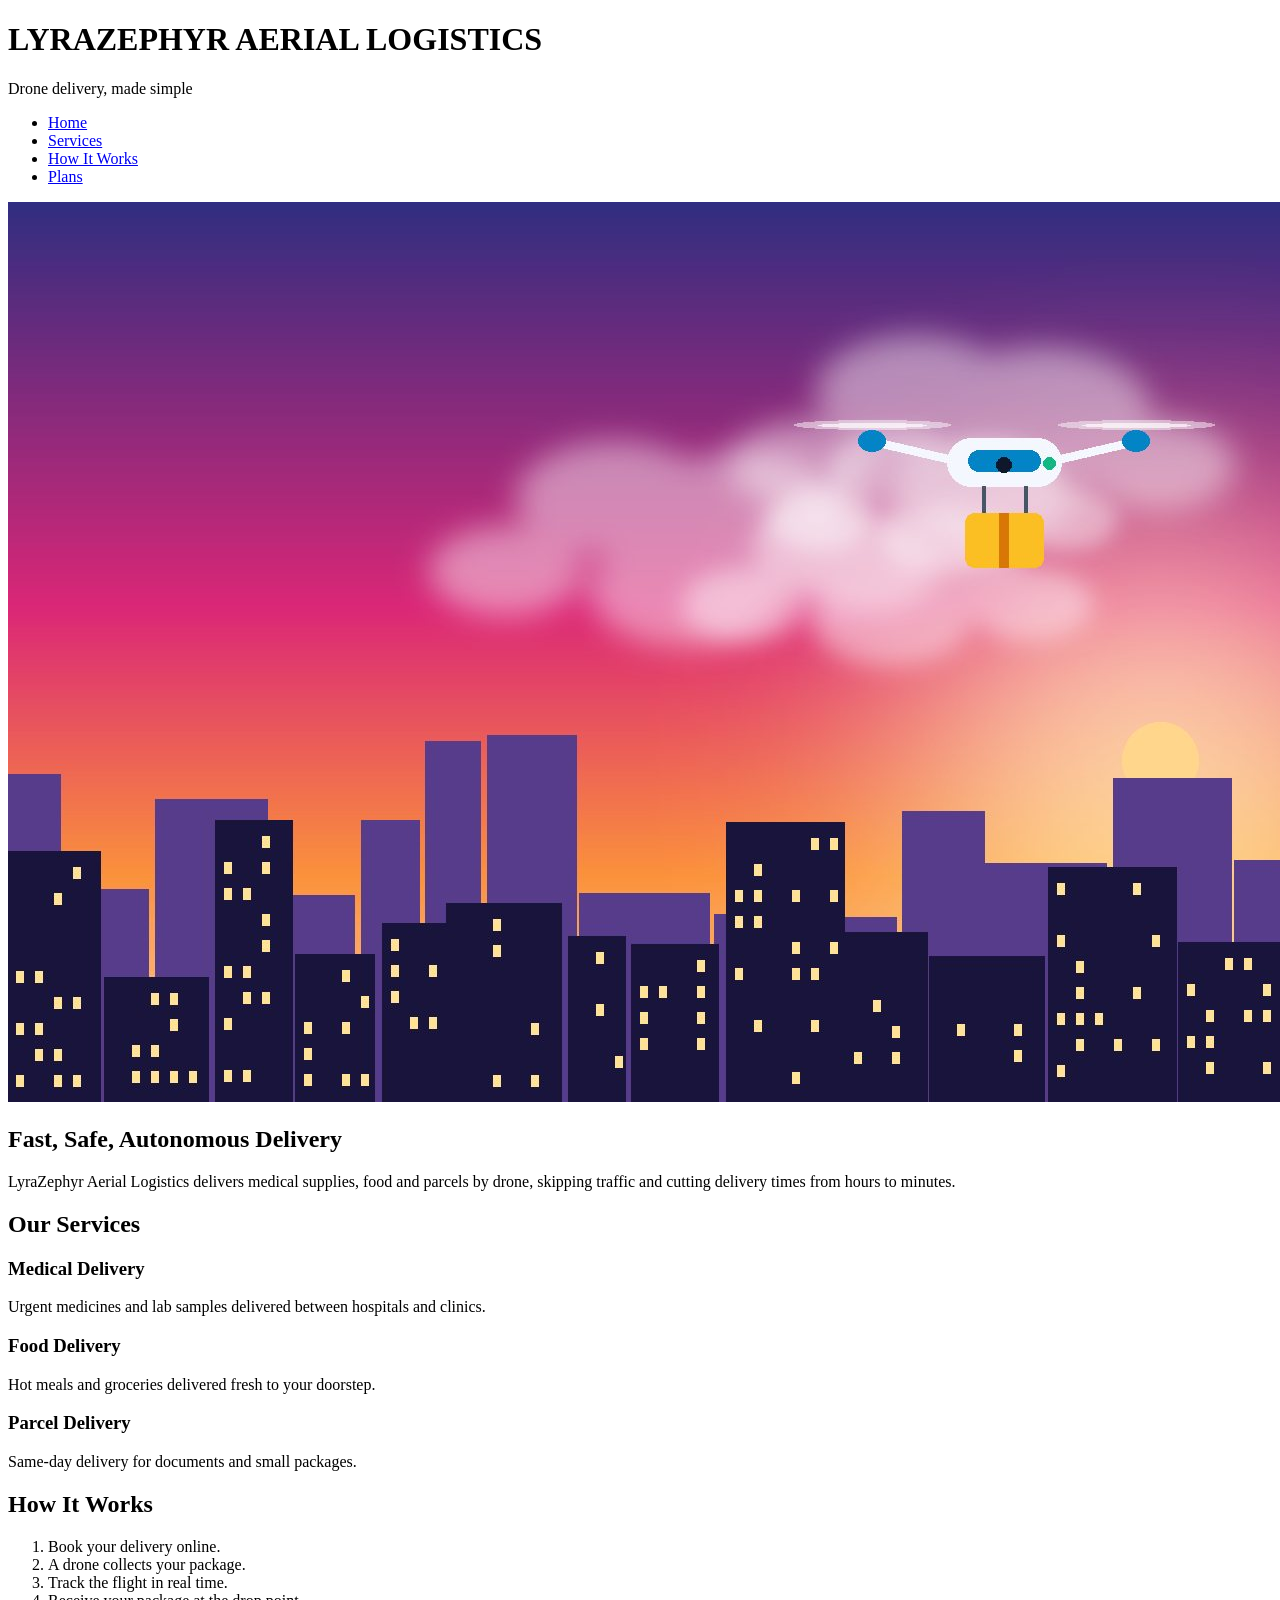
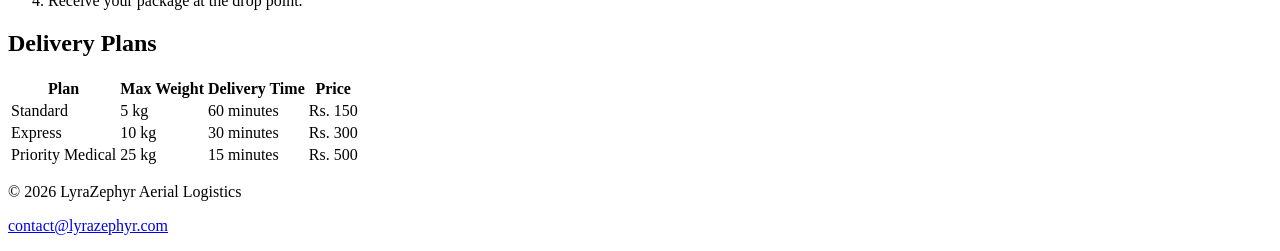
<file: p1/index.html>
<!DOCTYPE html>
<html lang="en">
<head>
<meta charset="UTF-8">
<title>LyraZephyr Aerial Logistics</title>
</head>
<body>

<header>
<h1>LYRAZEPHYR AERIAL LOGISTICS</h1>
<p>Drone delivery, made simple</p>
</header>

<nav>
<ul>
<li><a href="#home">Home</a></li>
<li><a href="#services">Services</a></li>
<li><a href="#process">How It Works</a></li>
<li><a href="#plans">Plans</a></li>
</ul>
</nav>

<section id="home">
<img src="images/drone-1.jpg" alt="Delivery drone flying over a city">
<h2>Fast, Safe, Autonomous Delivery</h2>
<p>LyraZephyr Aerial Logistics delivers medical supplies, food and parcels by drone, skipping traffic and cutting delivery times from hours to minutes.</p>
</section>

<section id="services">
<h2>Our Services</h2>
<article>
<h3>Medical Delivery</h3>
<p>Urgent medicines and lab samples delivered between hospitals and clinics.</p>
</article>
<article>
<h3>Food Delivery</h3>
<p>Hot meals and groceries delivered fresh to your doorstep.</p>
</article>
<article>
<h3>Parcel Delivery</h3>
<p>Same-day delivery for documents and small packages.</p>
</article>
</section>

<section id="process">
<h2>How It Works</h2>
<ol>
<li>Book your delivery online.</li>
<li>A drone collects your package.</li>
<li>Track the flight in real time.</li>
<li>Receive your package at the drop point.</li>
</ol>
</section>

<section id="plans">
<h2>Delivery Plans</h2>
<table>
<tr>
<th>Plan</th>
<th>Max Weight</th>
<th>Delivery Time</th>
<th>Price</th>
</tr>
<tr>
<td>Standard</td>
<td>5 kg</td>
<td>60 minutes</td>
<td>Rs. 150</td>
</tr>
<tr>
<td>Express</td>
<td>10 kg</td>
<td>30 minutes</td>
<td>Rs. 300</td>
</tr>
<tr>
<td>Priority Medical</td>
<td>25 kg</td>
<td>15 minutes</td>
<td>Rs. 500</td>
</tr>
</table>
</section>

<footer>
<p>&copy; 2026 LyraZephyr Aerial Logistics</p>
<p><a href="mailto:contact@lyrazephyr.com">contact@lyrazephyr.com</a></p>
</footer>

</body>
</html>
</file>
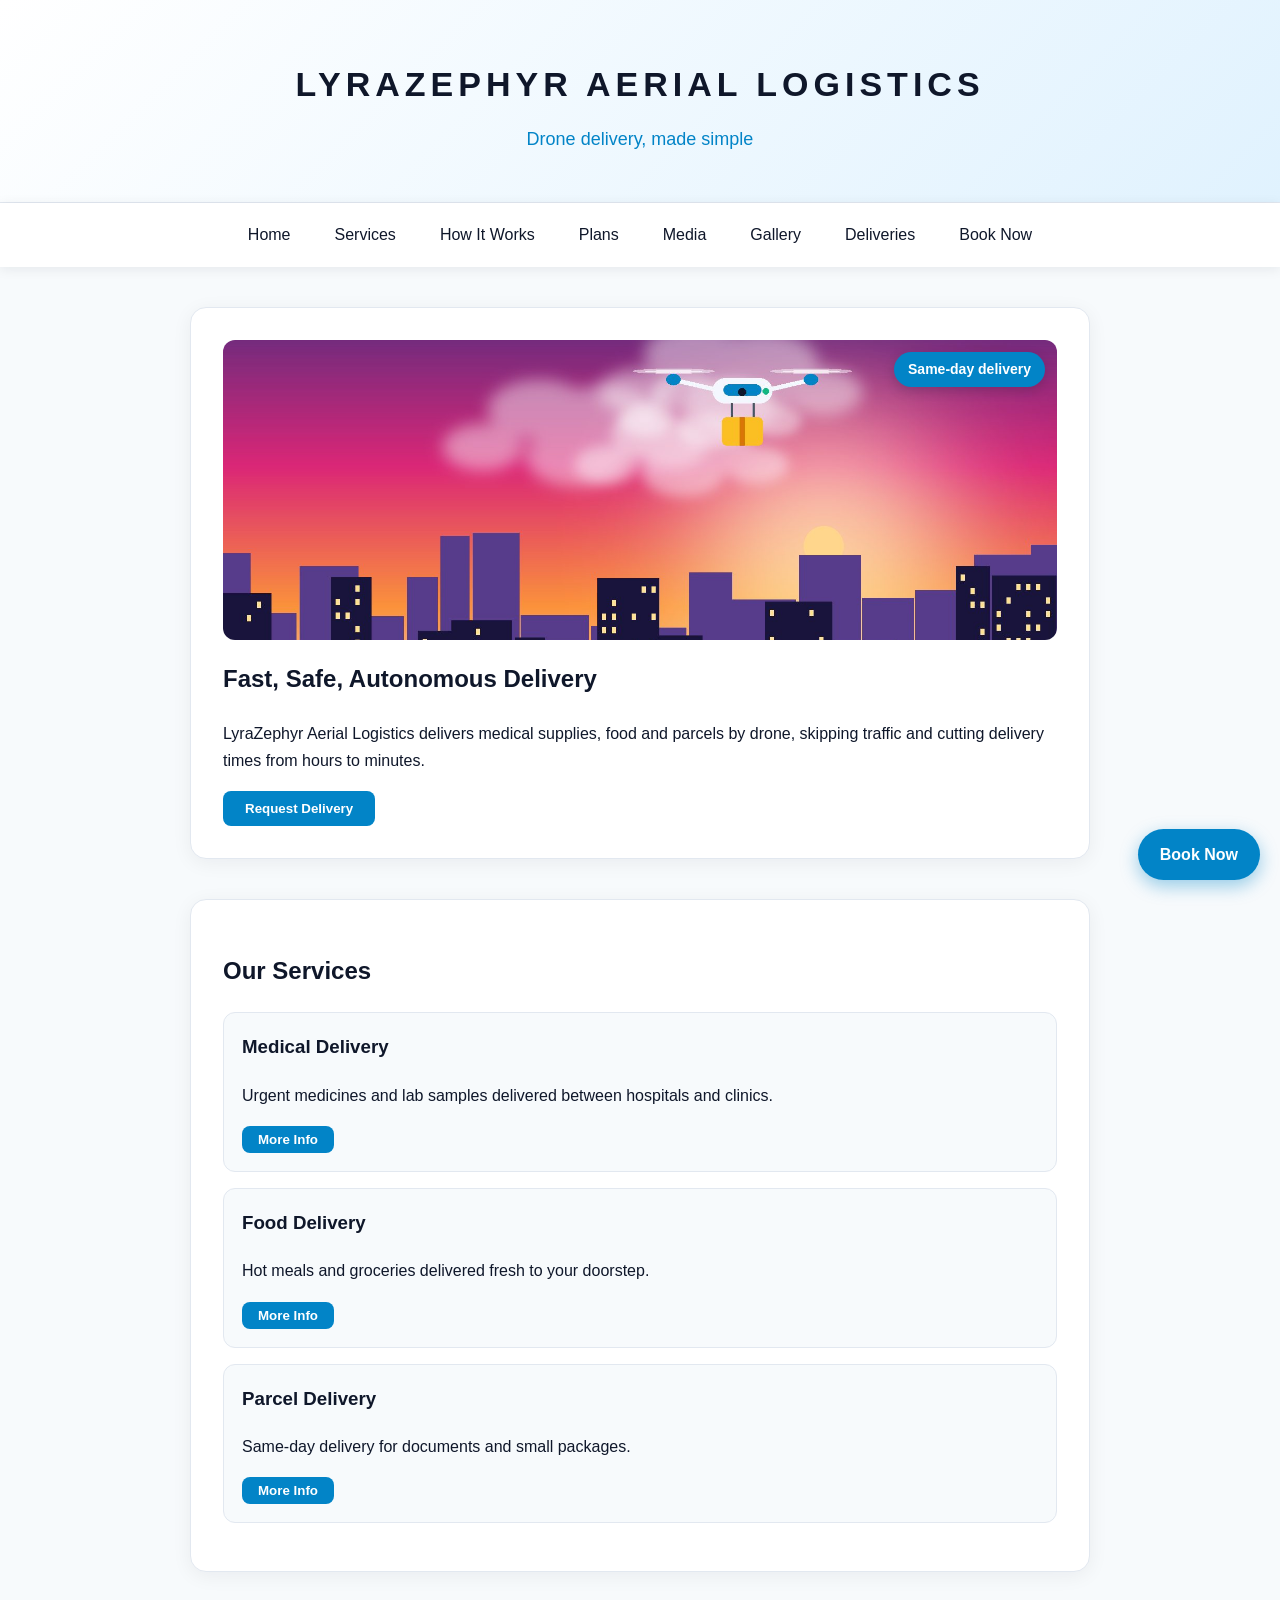
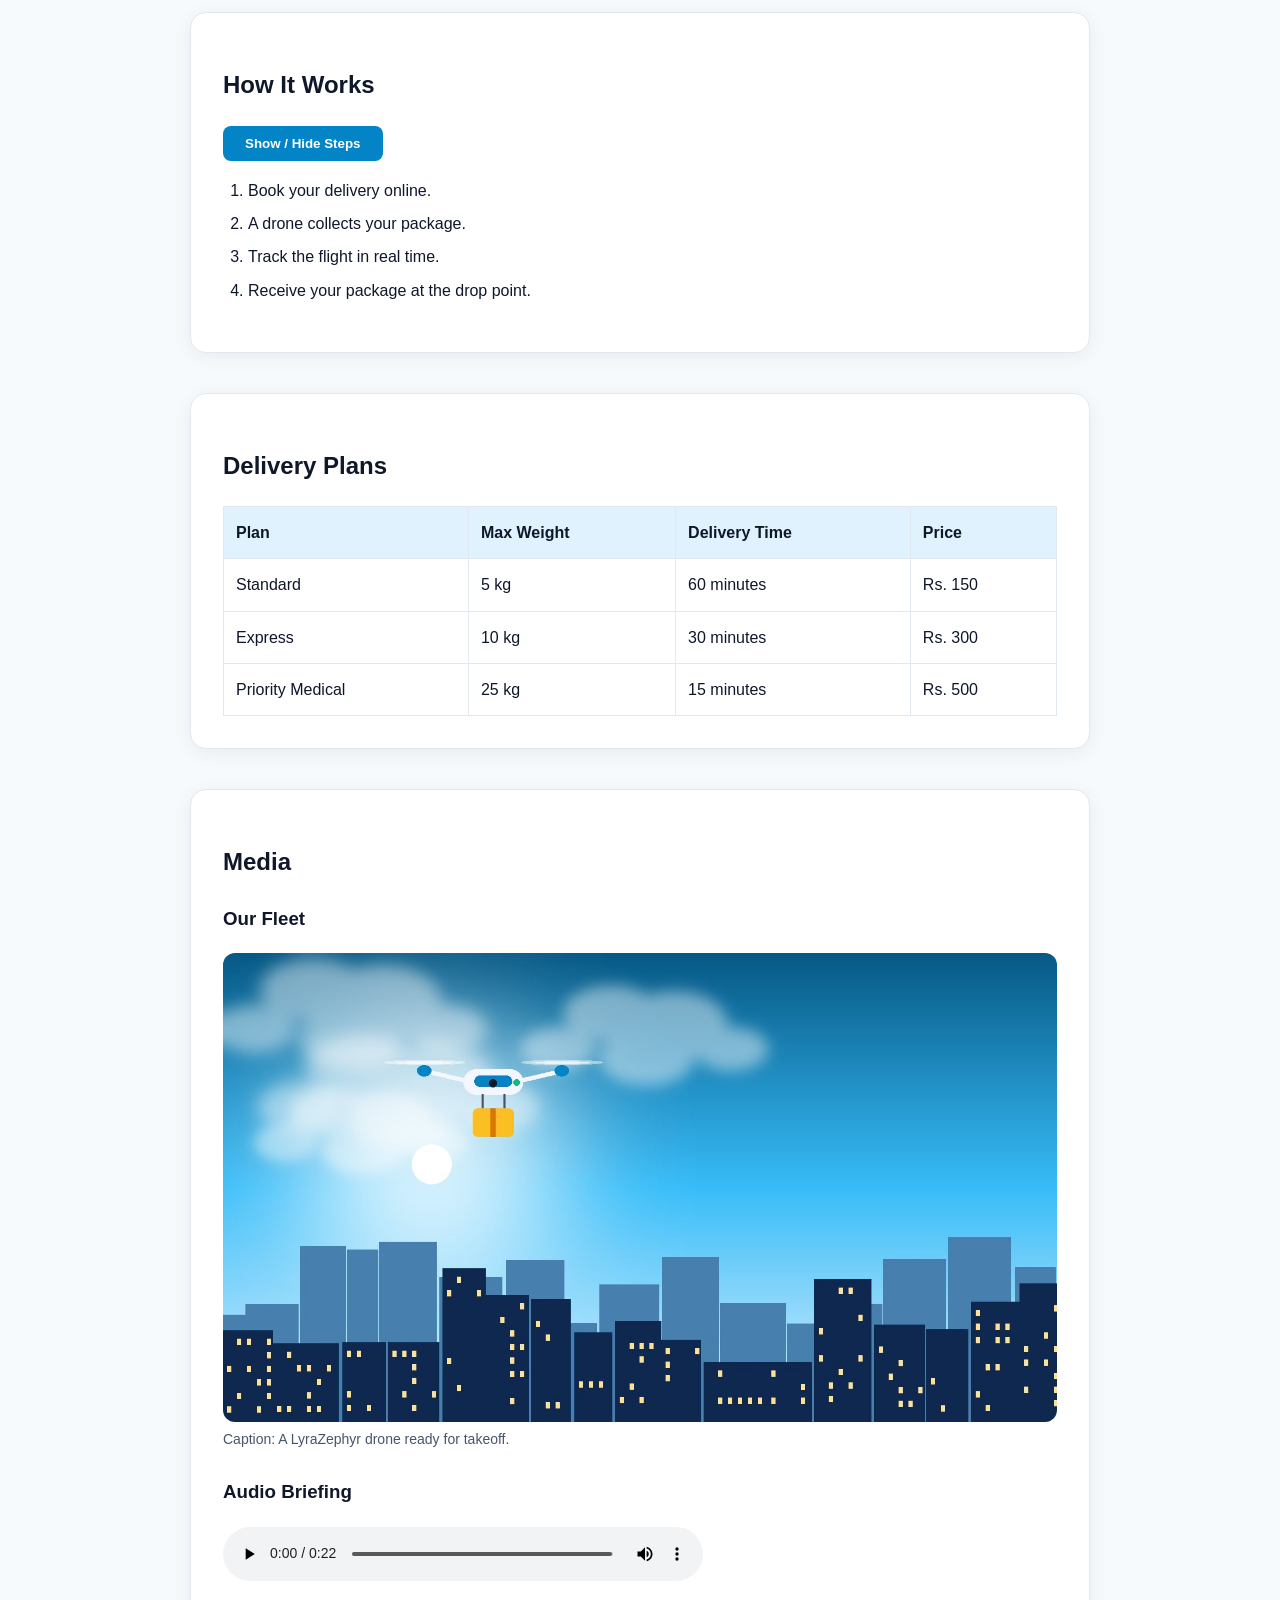
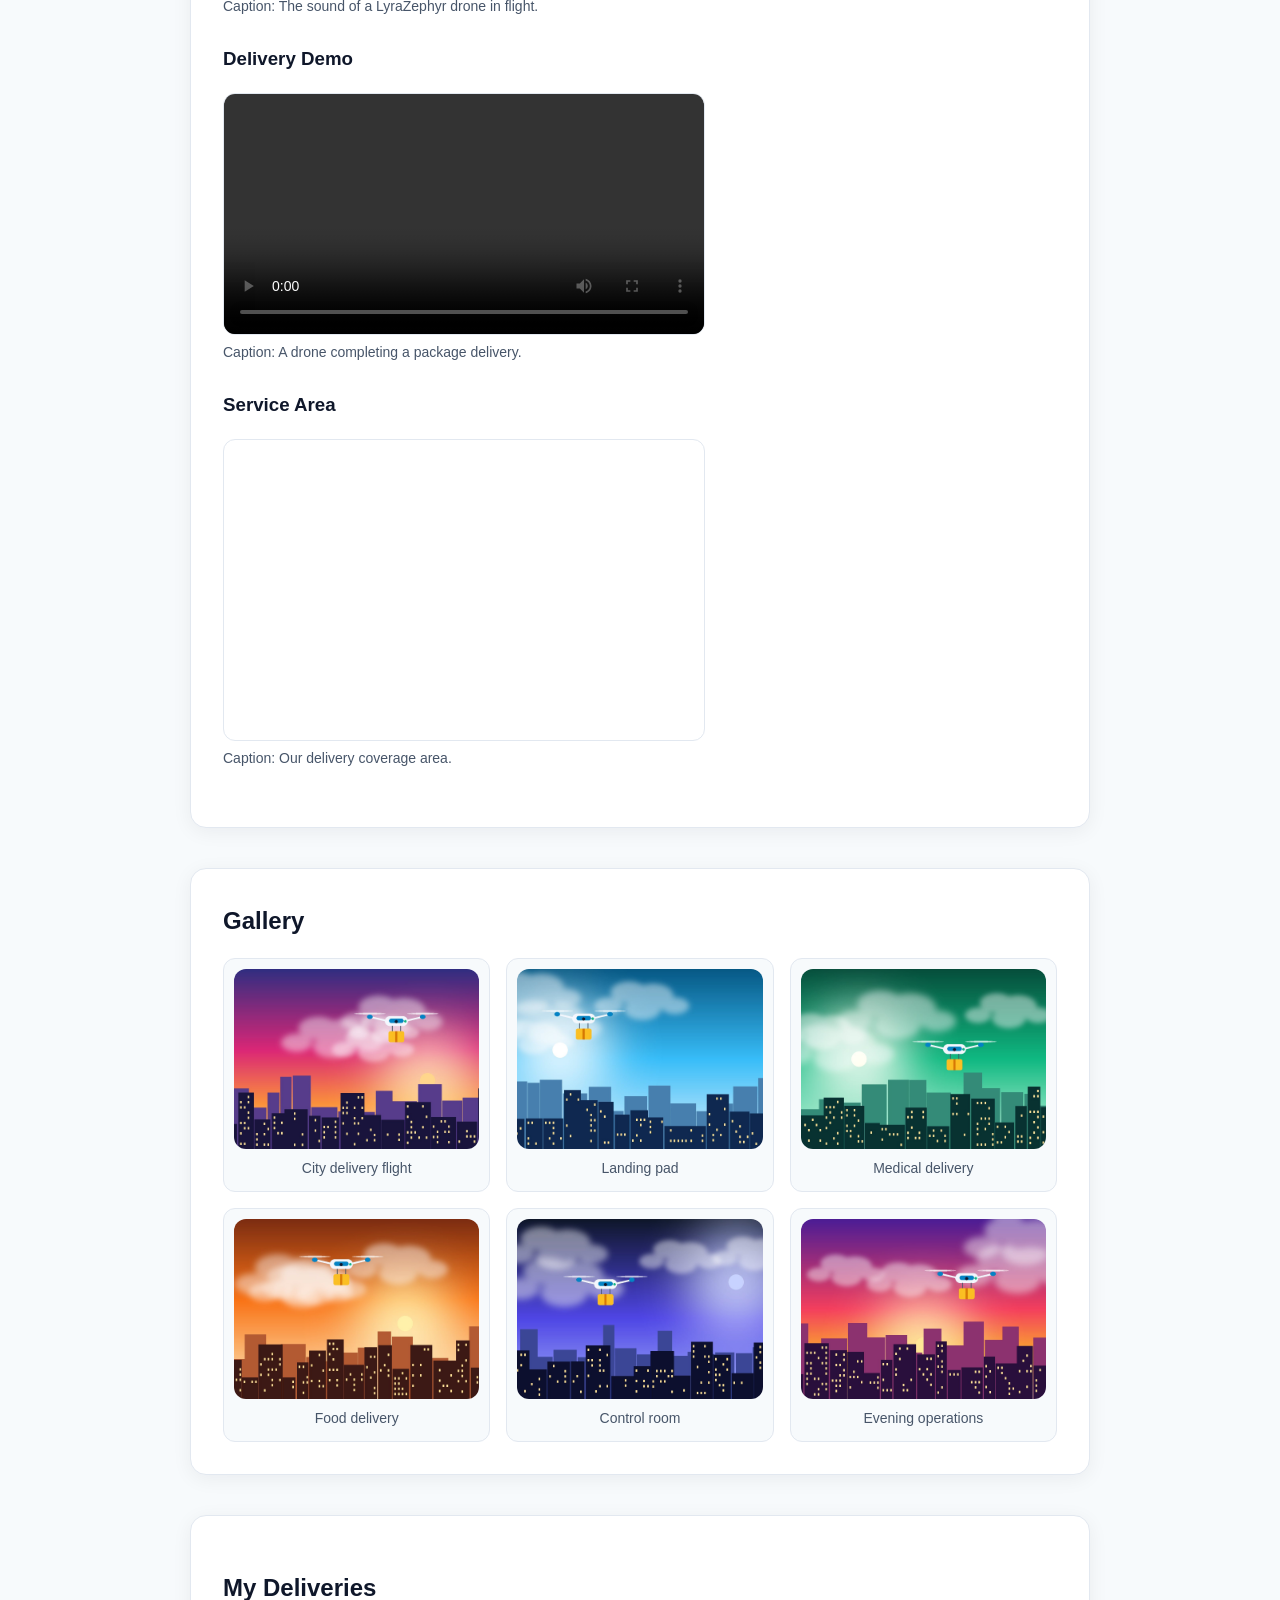
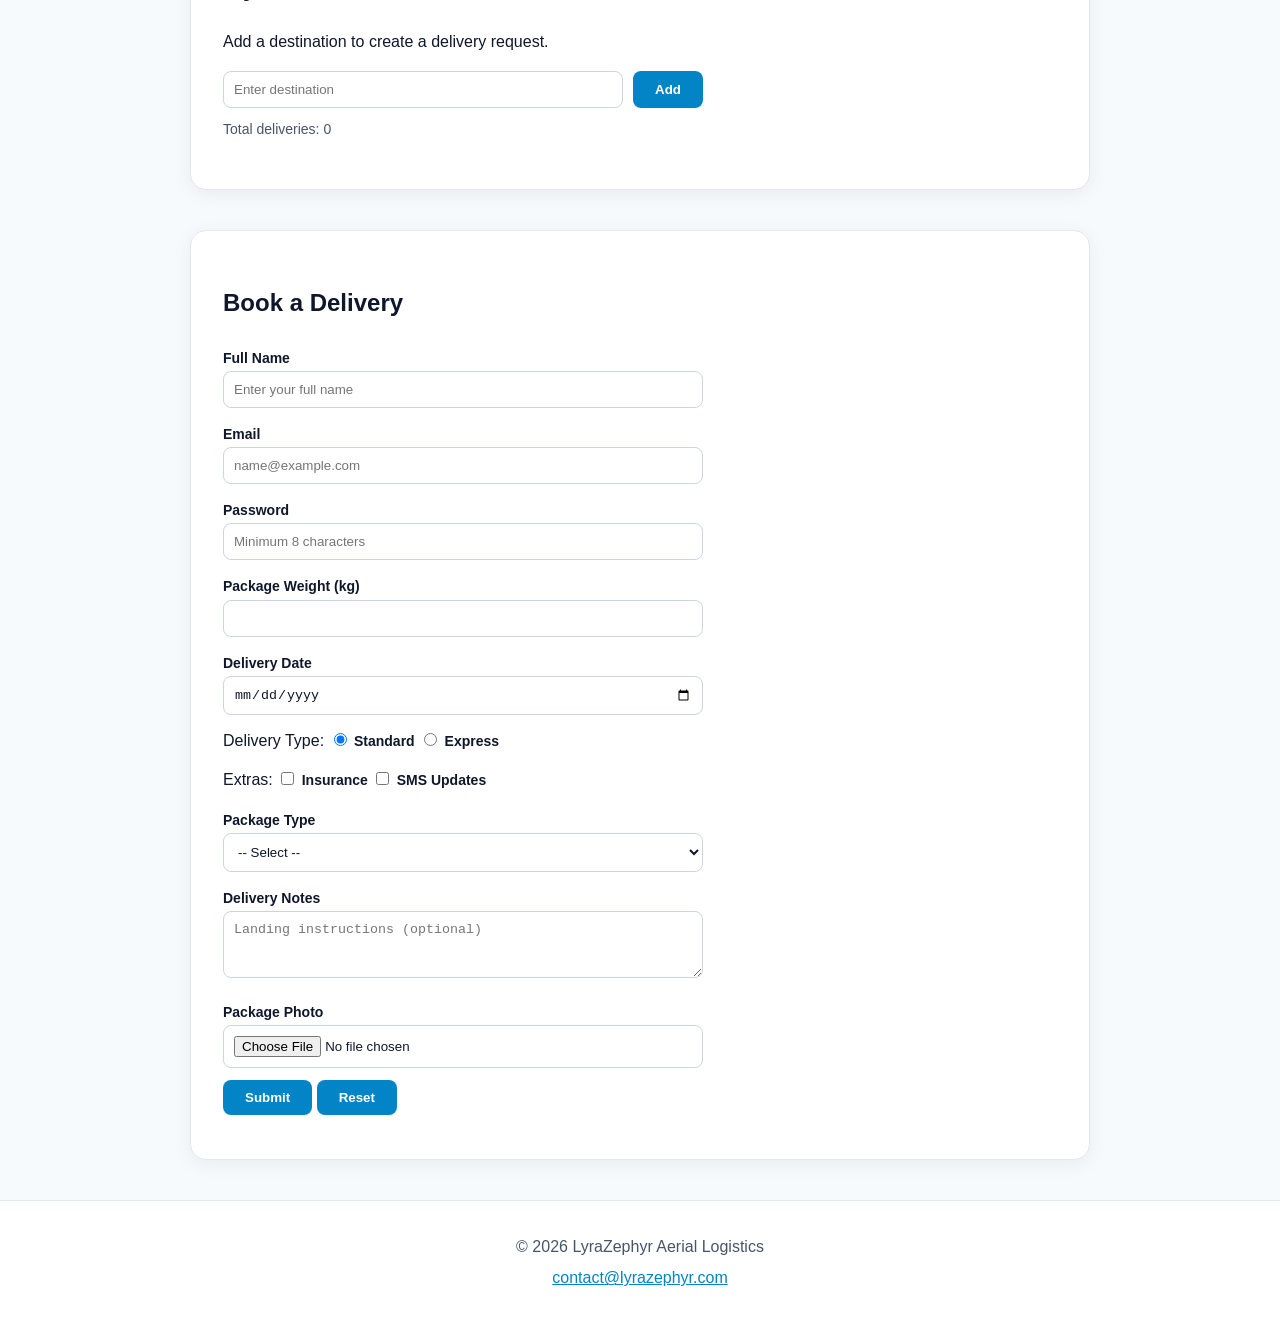
<file: p10/index.html>
<!DOCTYPE html>
<html lang="en">
<head>
<meta charset="UTF-8">
<meta name="viewport" content="width=device-width, initial-scale=1.0">
<title>LyraZephyr Aerial Logistics</title>
<link rel="stylesheet" href="style.css">
</head>
<body>

<header>
<h1>LYRAZEPHYR AERIAL LOGISTICS</h1>
<p>Drone delivery, made simple</p>
</header>

<nav>
<ul>
<li><a href="#home">Home</a></li>
<li><a href="#services">Services</a></li>
<li><a href="#process">How It Works</a></li>
<li><a href="#plans">Plans</a></li>
<li><a href="#media">Media</a></li>
<li><a href="#gallery">Gallery</a></li>
<li><a href="#deliveries">Deliveries</a></li>
<li><a href="#booking">Book Now</a></li>
</ul>
</nav>

<section id="home">
<img src="images/drone-1.jpg" alt="Delivery drone flying over a city">
<p class="badge">Same-day delivery</p>
<h2>Fast, Safe, Autonomous Delivery</h2>
<p>LyraZephyr Aerial Logistics delivers medical supplies, food and parcels by drone, skipping traffic and cutting delivery times from hours to minutes.</p>
<button id="notify-button">Request Delivery</button>
</section>

<section id="services">
<h2>Our Services</h2>
<article>
<h3>Medical Delivery</h3>
<p>Urgent medicines and lab samples delivered between hospitals and clinics.</p>
<button id="medical-button">More Info</button>
<div class="info-card" id="medical-info">
<span>Available 24/7.</span> Temperature-controlled boxes keep medicines safe.
</div>
</article>
<article>
<h3>Food Delivery</h3>
<p>Hot meals and groceries delivered fresh to your doorstep.</p>
<button id="food-button">More Info</button>
<div class="info-card" id="food-info">
<span>Insulated bags.</span> Meals arrive hot, usually within 30 minutes.
</div>
</article>
<article>
<h3>Parcel Delivery</h3>
<p>Same-day delivery for documents and small packages.</p>
<button id="parcel-button">More Info</button>
<div class="info-card" id="parcel-info">
<span>Up to 5 kg.</span> Every parcel can be tracked in real time.
</div>
</article>
</section>

<section id="process">
<h2>How It Works</h2>
<button id="process-button">Show / Hide Steps</button>
<div class="steps" id="process-steps">
<ol>
<li>Book your delivery online.</li>
<li>A drone collects your package.</li>
<li>Track the flight in real time.</li>
<li>Receive your package at the drop point.</li>
</ol>
</div>
</section>

<section id="plans">
<h2>Delivery Plans</h2>
<table>
<tr>
<th>Plan</th>
<th>Max Weight</th>
<th>Delivery Time</th>
<th>Price</th>
</tr>
<tr>
<td>Standard</td>
<td>5 kg</td>
<td>60 minutes</td>
<td>Rs. 150</td>
</tr>
<tr>
<td>Express</td>
<td>10 kg</td>
<td>30 minutes</td>
<td>Rs. 300</td>
</tr>
<tr>
<td>Priority Medical</td>
<td>25 kg</td>
<td>15 minutes</td>
<td>Rs. 500</td>
</tr>
</table>
</section>

<section id="media">
<h2>Media</h2>

<h3>Our Fleet</h3>
<img src="images/drone-2.jpg" alt="LyraZephyr delivery drone on a landing pad">
<p>Caption: A LyraZephyr drone ready for takeoff.</p>

<h3>Audio Briefing</h3>
<audio controls src="media/briefing.mp3">Your browser does not support audio.</audio>
<p>Caption: The sound of a LyraZephyr drone in flight.</p>

<h3>Delivery Demo</h3>
<video controls width="480" src="media/demo.mp4">Your browser does not support video.</video>
<p>Caption: A drone completing a package delivery.</p>

<h3>Service Area</h3>
<iframe src="https://www.openstreetmap.org/export/embed.html?bbox=76.95%2C10.95%2C77.10%2C11.05&amp;layer=mapnik" width="480" height="300" title="Map of our service area"></iframe>
<p>Caption: Our delivery coverage area.</p>
</section>

<section id="gallery">
<h2>Gallery</h2>
<article>
<img src="images/drone-1.jpg" alt="Drone flying over a city">
<p>City delivery flight</p>
</article>
<article>
<img src="images/drone-2.jpg" alt="Drone on a landing pad">
<p>Landing pad</p>
</article>
<article>
<img src="images/drone-3.jpg" alt="Drone carrying a medical package">
<p>Medical delivery</p>
</article>
<article>
<img src="images/drone-4.jpg" alt="Drone delivering food">
<p>Food delivery</p>
</article>
<article>
<img src="images/drone-5.jpg" alt="Drone control room">
<p>Control room</p>
</article>
<article>
<img src="images/drone-6.jpg" alt="Drone at sunset">
<p>Evening operations</p>
</article>
</section>

<section id="deliveries">
<h2>My Deliveries</h2>
<p>Add a destination to create a delivery request.</p>
<div class="delivery-input">
<input type="text" id="destination" placeholder="Enter destination">
<button id="add-button">Add</button>
</div>
<p id="delivery-message"></p>
<p id="delivery-count">Total deliveries: 0</p>
<ul id="delivery-list"></ul>
</section>

<section id="booking">
<h2>Book a Delivery</h2>
<form>
<p>
<label for="fullname">Full Name</label>
<input type="text" id="fullname" name="fullname" placeholder="Enter your full name" required minlength="3">
</p>
<p>
<label for="email">Email</label>
<input type="email" id="email" name="email" placeholder="name@example.com" required>
</p>
<p>
<label for="password">Password</label>
<input type="password" id="password" name="password" placeholder="Minimum 8 characters" required minlength="8">
</p>
<p>
<label for="weight">Package Weight (kg)</label>
<input type="number" id="weight" name="weight" min="1" max="25" required>
</p>
<p>
<label for="date">Delivery Date</label>
<input type="date" id="date" name="date" required>
</p>
<p>
Delivery Type:
<input type="radio" id="standard" name="delivery" value="standard" checked>
<label for="standard">Standard</label>
<input type="radio" id="express" name="delivery" value="express">
<label for="express">Express</label>
</p>
<p>
Extras:
<input type="checkbox" id="insurance" name="extras" value="insurance">
<label for="insurance">Insurance</label>
<input type="checkbox" id="sms" name="extras" value="sms">
<label for="sms">SMS Updates</label>
</p>
<p>
<label for="package">Package Type</label>
<select id="package" name="package" required>
<option value="">-- Select --</option>
<option value="medical">Medical Supplies</option>
<option value="food">Food</option>
<option value="documents">Documents</option>
<option value="parcel">General Parcel</option>
</select>
</p>
<p>
<label for="notes">Delivery Notes</label>
<textarea id="notes" name="notes" rows="3" maxlength="200" placeholder="Landing instructions (optional)"></textarea>
</p>
<p>
<label for="photo">Package Photo</label>
<input type="file" id="photo" name="photo" accept="image/*">
</p>
<p>
<button type="submit">Submit</button>
<button type="reset">Reset</button>
</p>
</form>
</section>

<a class="fixed-book" href="#booking">Book Now</a>

<div class="notification" id="notification">
<span>Request received.</span> Our team will contact you shortly.
</div>

<footer>
<p>&copy; 2026 LyraZephyr Aerial Logistics</p>
<p><a href="mailto:contact@lyrazephyr.com">contact@lyrazephyr.com</a></p>
</footer>

<script src="script.js"></script>
</body>
</html>
</file>
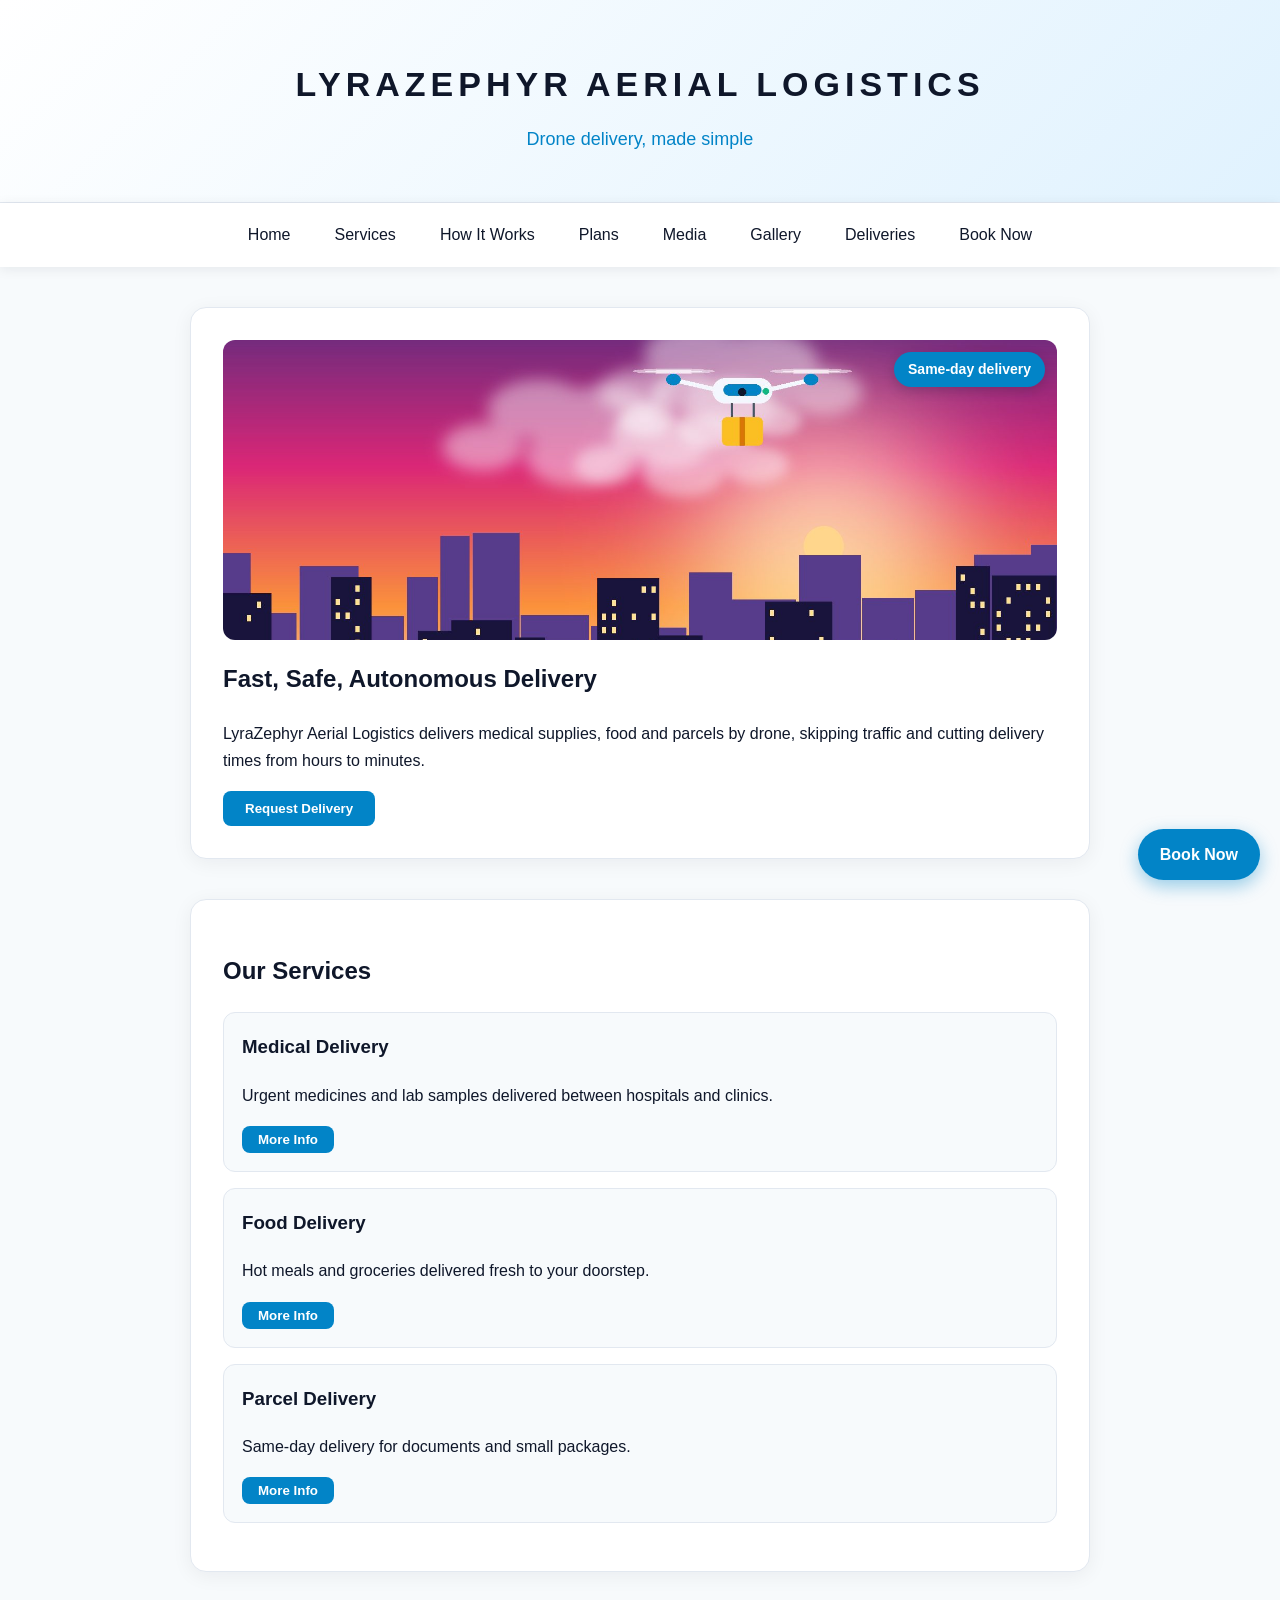
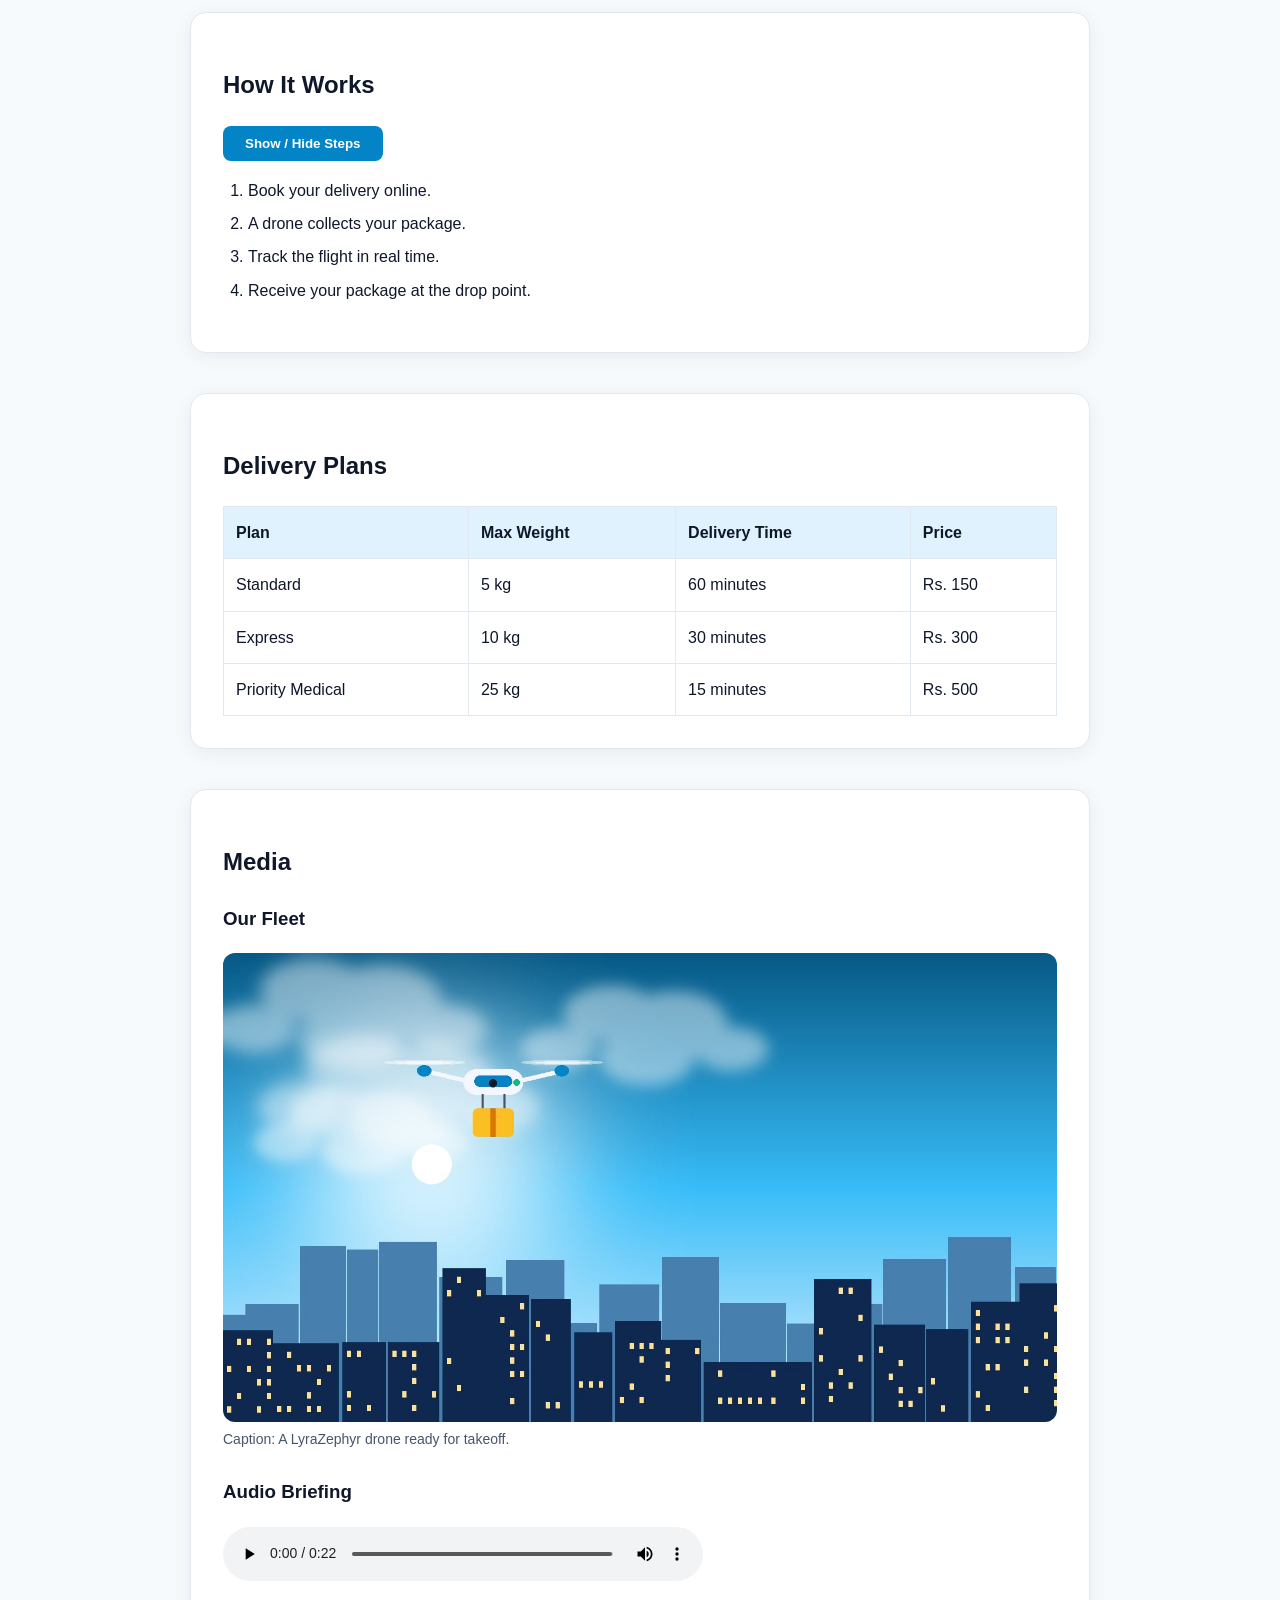
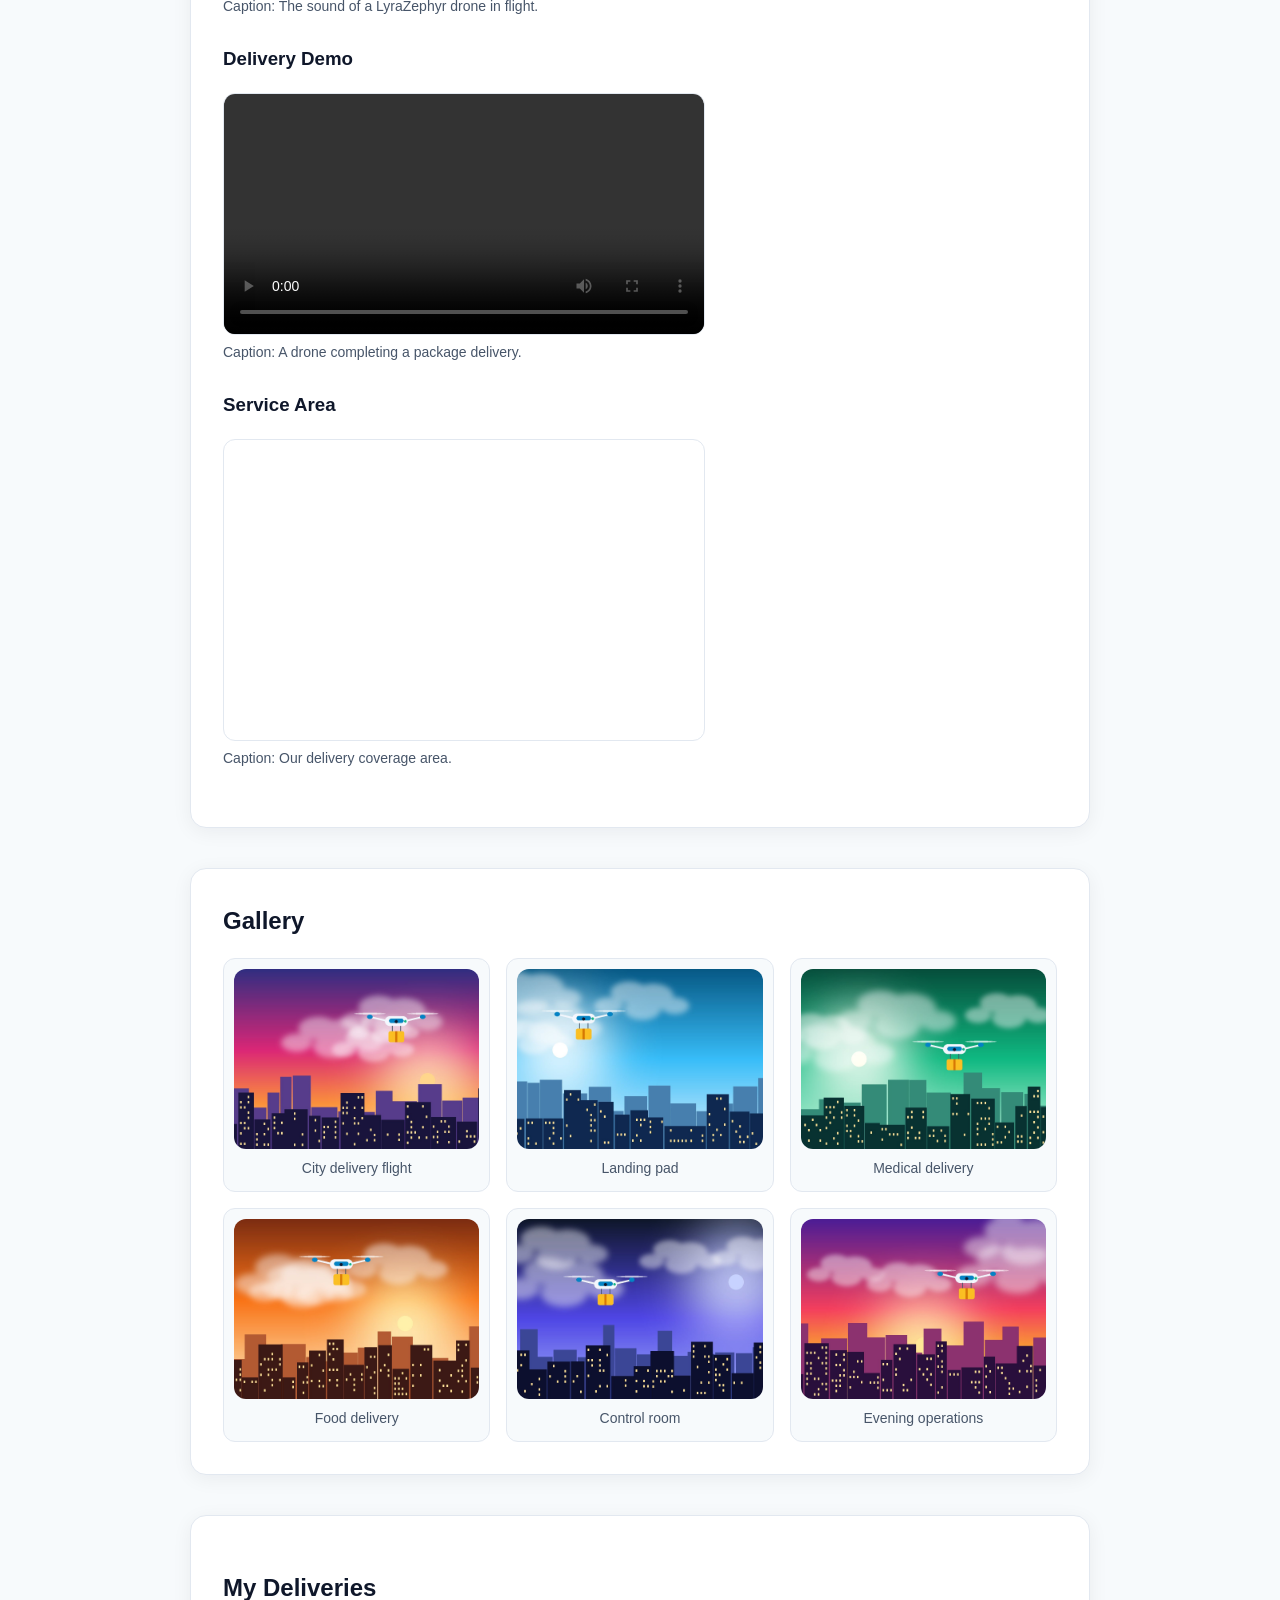
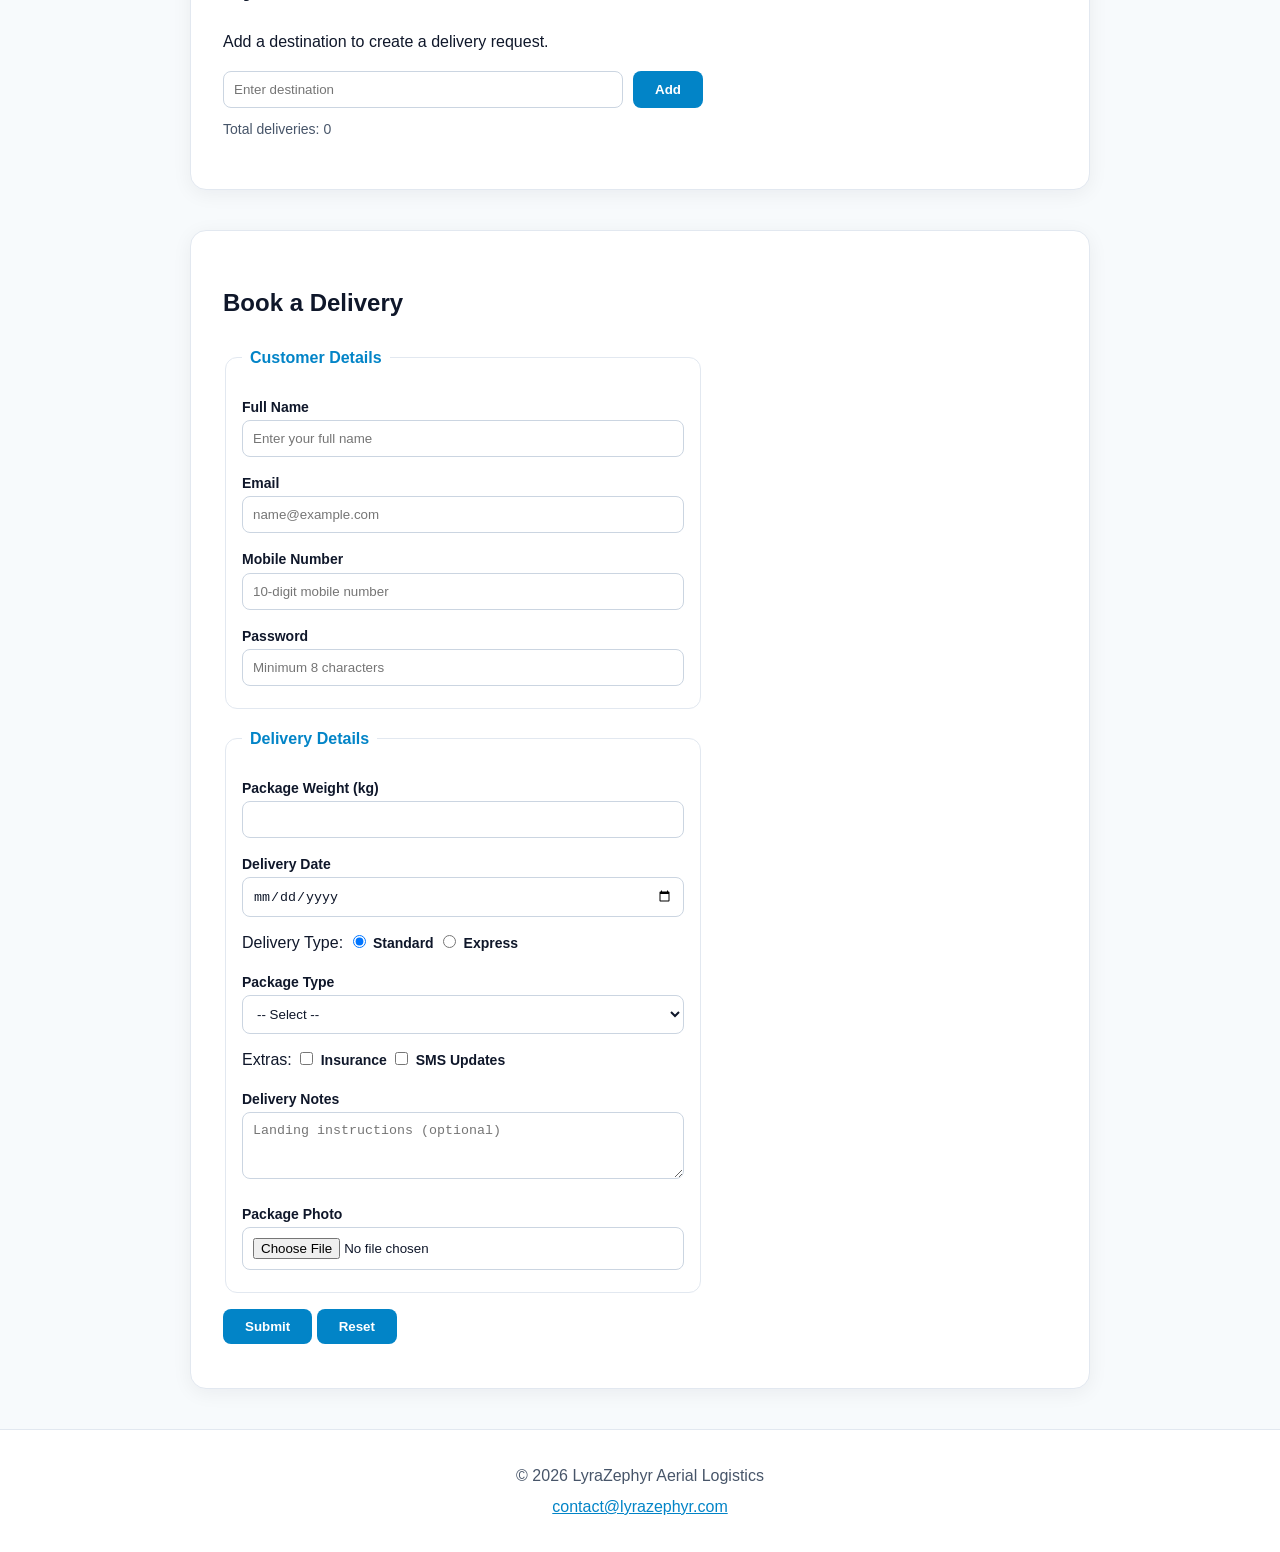
<file: p11/index.html>
<!DOCTYPE html>
<html lang="en">
<head>
<meta charset="UTF-8">
<meta name="viewport" content="width=device-width, initial-scale=1.0">
<title>LyraZephyr Aerial Logistics</title>
<link rel="stylesheet" href="style.css">
</head>
<body>

<header>
<h1>LYRAZEPHYR AERIAL LOGISTICS</h1>
<p>Drone delivery, made simple</p>
</header>

<nav>
<ul>
<li><a href="#home">Home</a></li>
<li><a href="#services">Services</a></li>
<li><a href="#process">How It Works</a></li>
<li><a href="#plans">Plans</a></li>
<li><a href="#media">Media</a></li>
<li><a href="#gallery">Gallery</a></li>
<li><a href="#deliveries">Deliveries</a></li>
<li><a href="#booking">Book Now</a></li>
</ul>
</nav>

<section id="home">
<img src="images/drone-1.jpg" alt="Delivery drone flying over a city">
<p class="badge">Same-day delivery</p>
<h2>Fast, Safe, Autonomous Delivery</h2>
<p>LyraZephyr Aerial Logistics delivers medical supplies, food and parcels by drone, skipping traffic and cutting delivery times from hours to minutes.</p>
<button id="notify-button">Request Delivery</button>
</section>

<section id="services">
<h2>Our Services</h2>
<article>
<h3>Medical Delivery</h3>
<p>Urgent medicines and lab samples delivered between hospitals and clinics.</p>
<button id="medical-button">More Info</button>
<div class="info-card" id="medical-info">
<span>Available 24/7.</span> Temperature-controlled boxes keep medicines safe.
</div>
</article>
<article>
<h3>Food Delivery</h3>
<p>Hot meals and groceries delivered fresh to your doorstep.</p>
<button id="food-button">More Info</button>
<div class="info-card" id="food-info">
<span>Insulated bags.</span> Meals arrive hot, usually within 30 minutes.
</div>
</article>
<article>
<h3>Parcel Delivery</h3>
<p>Same-day delivery for documents and small packages.</p>
<button id="parcel-button">More Info</button>
<div class="info-card" id="parcel-info">
<span>Up to 5 kg.</span> Every parcel can be tracked in real time.
</div>
</article>
</section>

<section id="process">
<h2>How It Works</h2>
<button id="process-button">Show / Hide Steps</button>
<div class="steps" id="process-steps">
<ol>
<li>Book your delivery online.</li>
<li>A drone collects your package.</li>
<li>Track the flight in real time.</li>
<li>Receive your package at the drop point.</li>
</ol>
</div>
</section>

<section id="plans">
<h2>Delivery Plans</h2>
<table>
<tr>
<th>Plan</th>
<th>Max Weight</th>
<th>Delivery Time</th>
<th>Price</th>
</tr>
<tr>
<td>Standard</td>
<td>5 kg</td>
<td>60 minutes</td>
<td>Rs. 150</td>
</tr>
<tr>
<td>Express</td>
<td>10 kg</td>
<td>30 minutes</td>
<td>Rs. 300</td>
</tr>
<tr>
<td>Priority Medical</td>
<td>25 kg</td>
<td>15 minutes</td>
<td>Rs. 500</td>
</tr>
</table>
</section>

<section id="media">
<h2>Media</h2>

<h3>Our Fleet</h3>
<img src="images/drone-2.jpg" alt="LyraZephyr delivery drone on a landing pad">
<p>Caption: A LyraZephyr drone ready for takeoff.</p>

<h3>Audio Briefing</h3>
<audio controls src="media/briefing.mp3">Your browser does not support audio.</audio>
<p>Caption: The sound of a LyraZephyr drone in flight.</p>

<h3>Delivery Demo</h3>
<video controls width="480" src="media/demo.mp4">Your browser does not support video.</video>
<p>Caption: A drone completing a package delivery.</p>

<h3>Service Area</h3>
<iframe src="https://www.openstreetmap.org/export/embed.html?bbox=76.95%2C10.95%2C77.10%2C11.05&amp;layer=mapnik" width="480" height="300" title="Map of our service area"></iframe>
<p>Caption: Our delivery coverage area.</p>
</section>

<section id="gallery">
<h2>Gallery</h2>
<article>
<img src="images/drone-1.jpg" alt="Drone flying over a city">
<p>City delivery flight</p>
</article>
<article>
<img src="images/drone-2.jpg" alt="Drone on a landing pad">
<p>Landing pad</p>
</article>
<article>
<img src="images/drone-3.jpg" alt="Drone carrying a medical package">
<p>Medical delivery</p>
</article>
<article>
<img src="images/drone-4.jpg" alt="Drone delivering food">
<p>Food delivery</p>
</article>
<article>
<img src="images/drone-5.jpg" alt="Drone control room">
<p>Control room</p>
</article>
<article>
<img src="images/drone-6.jpg" alt="Drone at sunset">
<p>Evening operations</p>
</article>
</section>

<section id="deliveries">
<h2>My Deliveries</h2>
<p>Add a destination to create a delivery request.</p>
<div class="delivery-input">
<input type="text" id="destination" placeholder="Enter destination">
<button id="add-button">Add</button>
</div>
<p id="delivery-message"></p>
<p id="delivery-count">Total deliveries: 0</p>
<ul id="delivery-list"></ul>
</section>

<section id="booking">
<h2>Book a Delivery</h2>
<form id="booking-form" novalidate>

<fieldset>
<legend>Customer Details</legend>
<p>
<label for="fullname">Full Name</label>
<input type="text" id="fullname" name="fullname" placeholder="Enter your full name" required minlength="3" maxlength="40" pattern="[A-Za-z ]+">
</p>
<p class="error" id="fullname-error"></p>

<p>
<label for="email">Email</label>
<input type="email" id="email" name="email" placeholder="name@example.com" required>
</p>
<p class="error" id="email-error"></p>

<p>
<label for="phone">Mobile Number</label>
<input type="tel" id="phone" name="phone" placeholder="10-digit mobile number" required maxlength="10" pattern="[6-9][0-9]{9}">
</p>
<p class="error" id="phone-error"></p>

<p>
<label for="password">Password</label>
<input type="password" id="password" name="password" placeholder="Minimum 8 characters" required minlength="8" maxlength="20" pattern="(?=.*[A-Za-z])(?=.*[0-9]).{8,20}">
</p>
<p class="error" id="password-error"></p>
</fieldset>

<fieldset>
<legend>Delivery Details</legend>
<p>
<label for="weight">Package Weight (kg)</label>
<input type="number" id="weight" name="weight" min="1" max="25" required>
</p>
<p class="error" id="weight-error"></p>

<p>
<label for="date">Delivery Date</label>
<input type="date" id="date" name="date" required>
</p>
<p class="error" id="date-error"></p>

<p>
Delivery Type:
<input type="radio" id="standard" name="delivery" value="standard" checked>
<label for="standard">Standard</label>
<input type="radio" id="express" name="delivery" value="express">
<label for="express">Express</label>
</p>

<p>
<label for="package">Package Type</label>
<select id="package" name="package" required>
<option value="">-- Select --</option>
<option value="medical">Medical Supplies</option>
<option value="food">Food</option>
<option value="documents">Documents</option>
<option value="parcel">General Parcel</option>
</select>
</p>
<p class="error" id="package-error"></p>

<p>
Extras:
<input type="checkbox" id="insurance" name="extras" value="insurance">
<label for="insurance">Insurance</label>
<input type="checkbox" id="sms" name="extras" value="sms">
<label for="sms">SMS Updates</label>
</p>

<p>
<label for="notes">Delivery Notes</label>
<textarea id="notes" name="notes" rows="3" maxlength="200" placeholder="Landing instructions (optional)"></textarea>
</p>

<p>
<label for="photo">Package Photo</label>
<input type="file" id="photo" name="photo" accept="image/*">
</p>
</fieldset>

<p>
<button type="submit">Submit</button>
<button type="reset">Reset</button>
</p>
<p class="success" id="form-success"></p>
</form>
</section>

<a class="fixed-book" href="#booking">Book Now</a>

<div class="notification" id="notification">
<span>Request received.</span> Our team will contact you shortly.
</div>

<footer>
<p>&copy; 2026 LyraZephyr Aerial Logistics</p>
<p><a href="mailto:contact@lyrazephyr.com">contact@lyrazephyr.com</a></p>
</footer>

<script src="script.js"></script>
</body>
</html>
</file>
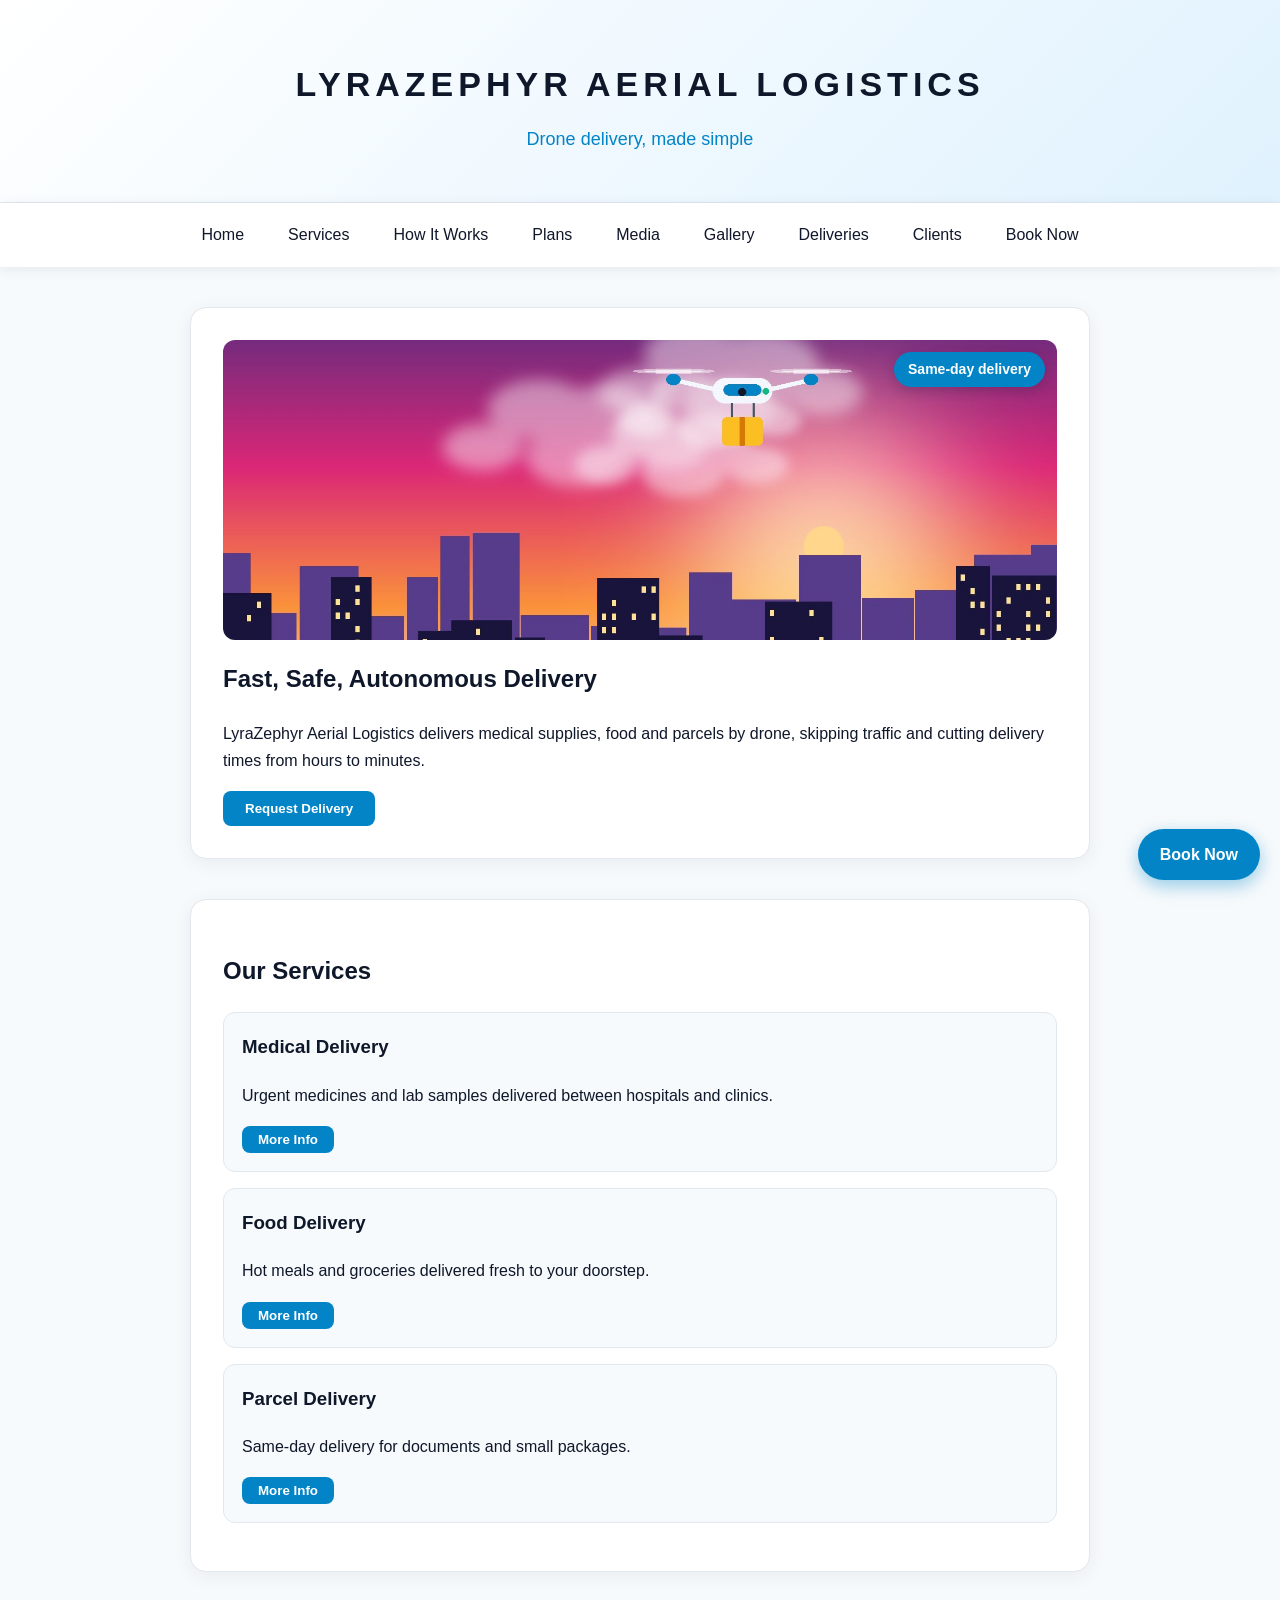
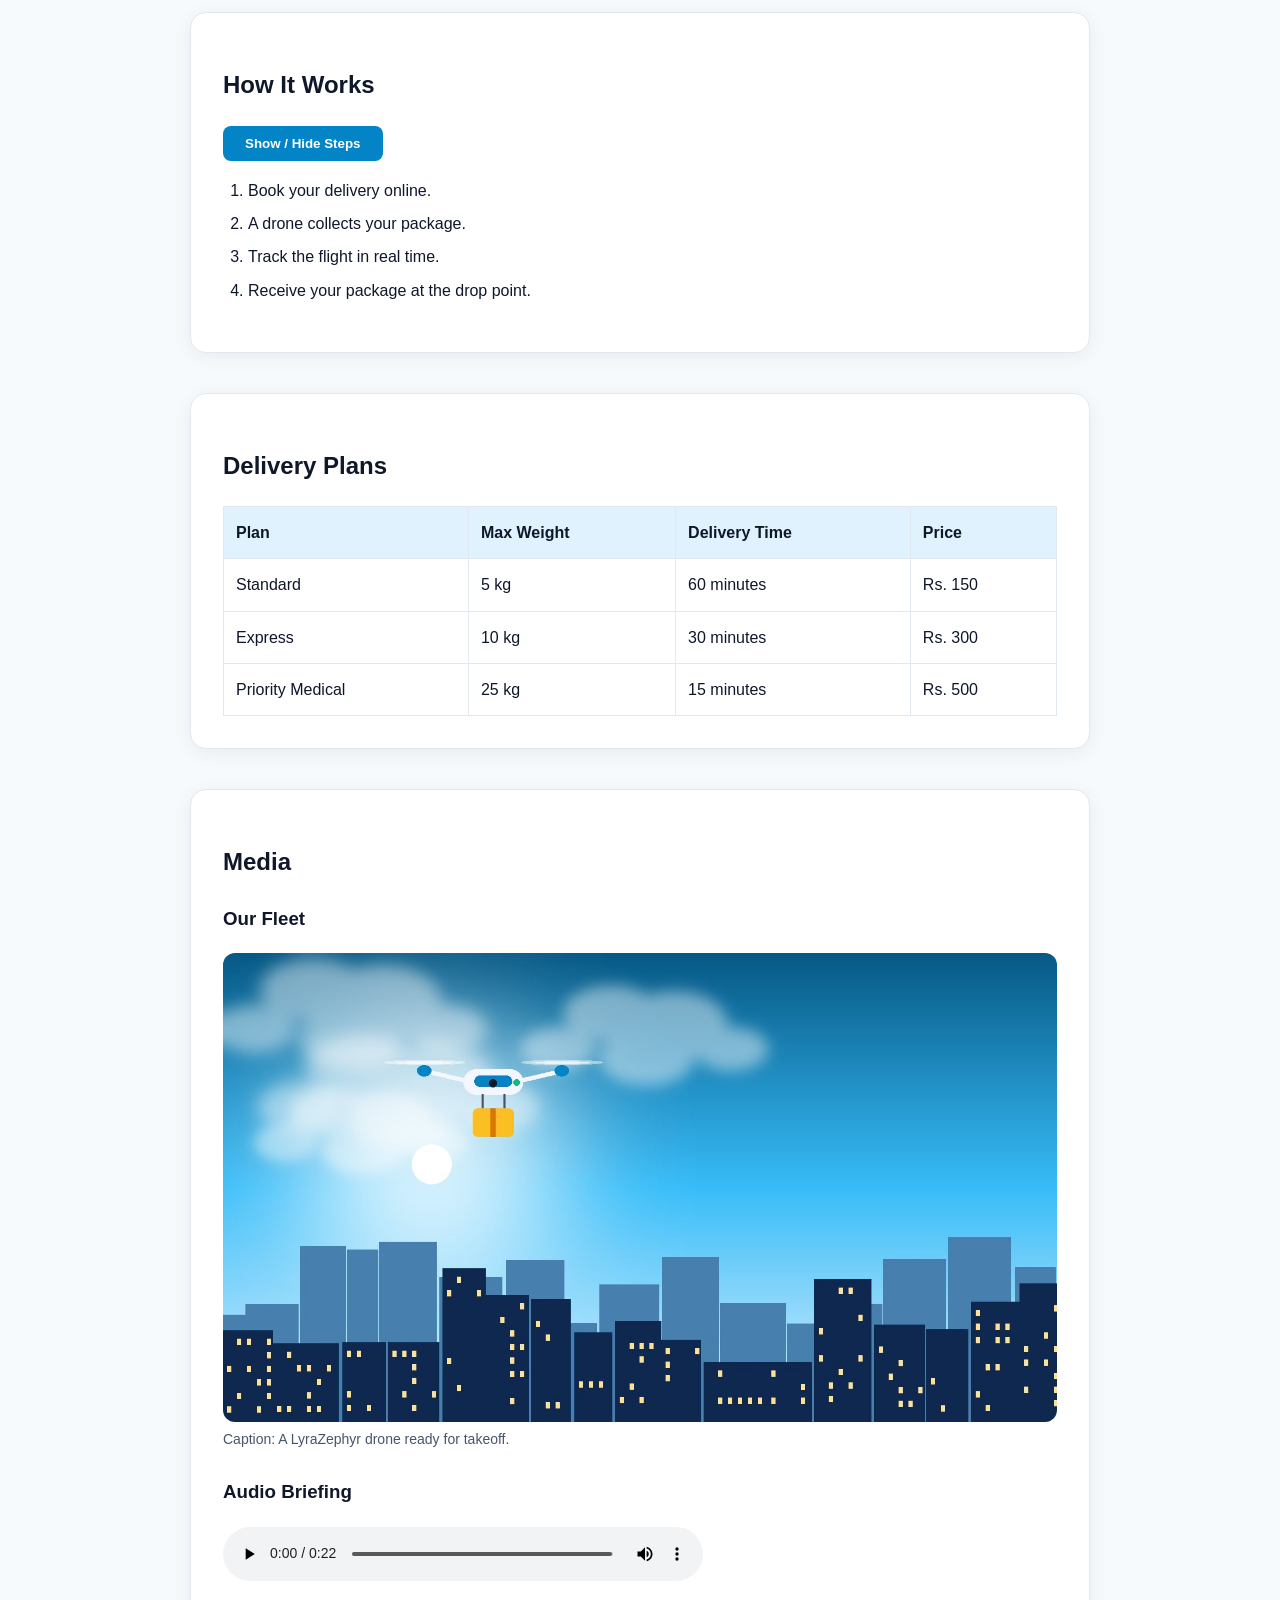
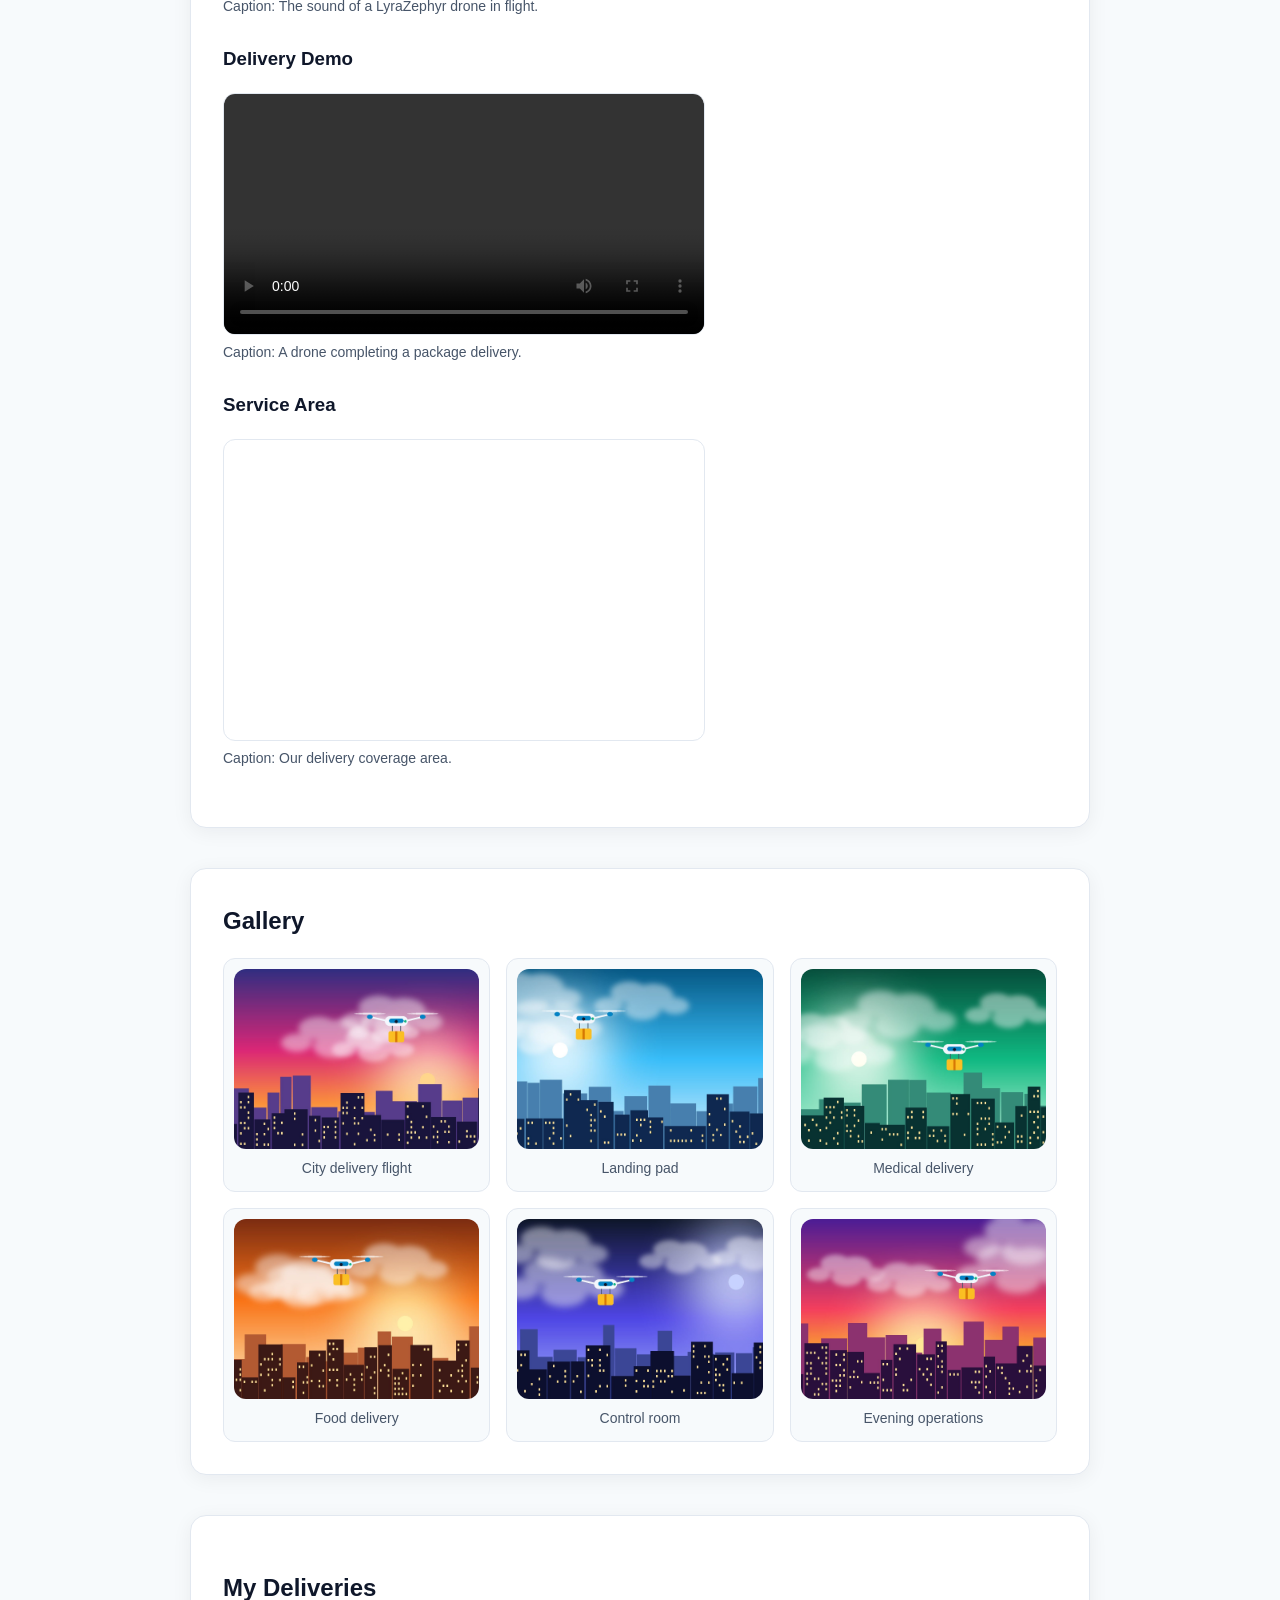
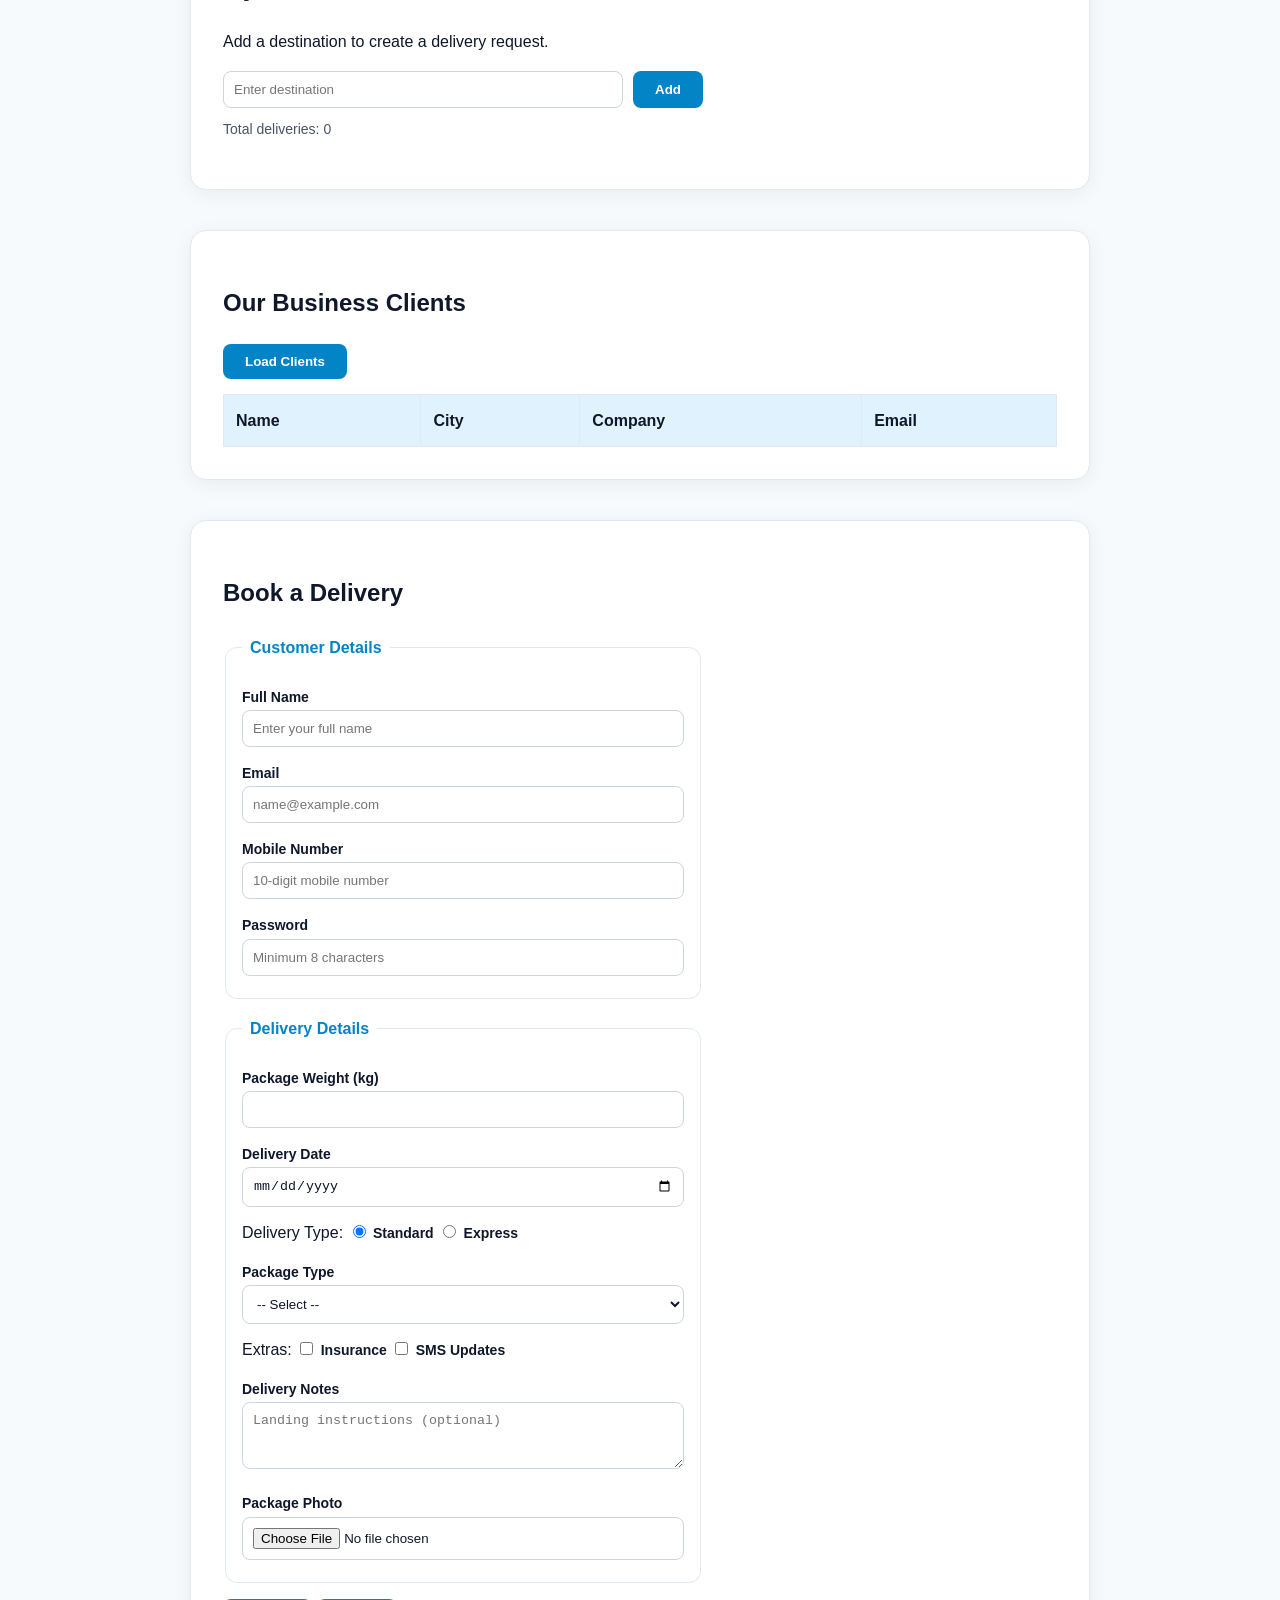
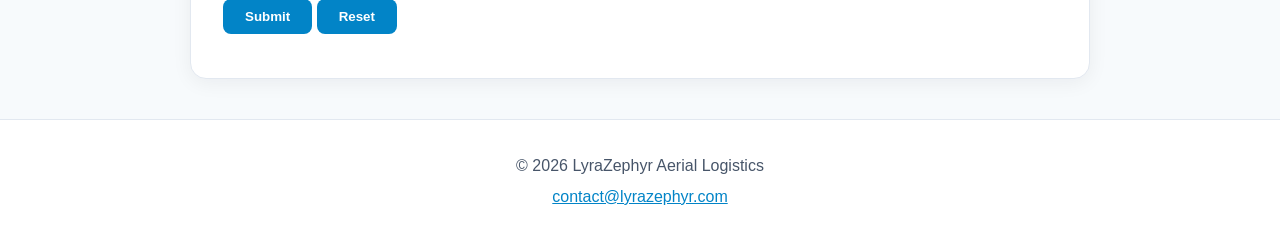
<file: p12/index.html>
<!DOCTYPE html>
<html lang="en">
<head>
<meta charset="UTF-8">
<meta name="viewport" content="width=device-width, initial-scale=1.0">
<title>LyraZephyr Aerial Logistics</title>
<link rel="stylesheet" href="style.css">
</head>
<body>

<header>
<h1>LYRAZEPHYR AERIAL LOGISTICS</h1>
<p>Drone delivery, made simple</p>
</header>

<nav>
<ul>
<li><a href="#home">Home</a></li>
<li><a href="#services">Services</a></li>
<li><a href="#process">How It Works</a></li>
<li><a href="#plans">Plans</a></li>
<li><a href="#media">Media</a></li>
<li><a href="#gallery">Gallery</a></li>
<li><a href="#deliveries">Deliveries</a></li>
<li><a href="#clients">Clients</a></li>
<li><a href="#booking">Book Now</a></li>
</ul>
</nav>

<section id="home">
<img src="images/drone-1.jpg" alt="Delivery drone flying over a city">
<p class="badge">Same-day delivery</p>
<h2>Fast, Safe, Autonomous Delivery</h2>
<p>LyraZephyr Aerial Logistics delivers medical supplies, food and parcels by drone, skipping traffic and cutting delivery times from hours to minutes.</p>
<button id="notify-button">Request Delivery</button>
</section>

<section id="services">
<h2>Our Services</h2>
<article>
<h3>Medical Delivery</h3>
<p>Urgent medicines and lab samples delivered between hospitals and clinics.</p>
<button id="medical-button">More Info</button>
<div class="info-card" id="medical-info">
<span>Available 24/7.</span> Temperature-controlled boxes keep medicines safe.
</div>
</article>
<article>
<h3>Food Delivery</h3>
<p>Hot meals and groceries delivered fresh to your doorstep.</p>
<button id="food-button">More Info</button>
<div class="info-card" id="food-info">
<span>Insulated bags.</span> Meals arrive hot, usually within 30 minutes.
</div>
</article>
<article>
<h3>Parcel Delivery</h3>
<p>Same-day delivery for documents and small packages.</p>
<button id="parcel-button">More Info</button>
<div class="info-card" id="parcel-info">
<span>Up to 5 kg.</span> Every parcel can be tracked in real time.
</div>
</article>
</section>

<section id="process">
<h2>How It Works</h2>
<button id="process-button">Show / Hide Steps</button>
<div class="steps" id="process-steps">
<ol>
<li>Book your delivery online.</li>
<li>A drone collects your package.</li>
<li>Track the flight in real time.</li>
<li>Receive your package at the drop point.</li>
</ol>
</div>
</section>

<section id="plans">
<h2>Delivery Plans</h2>
<table>
<tr>
<th>Plan</th>
<th>Max Weight</th>
<th>Delivery Time</th>
<th>Price</th>
</tr>
<tr>
<td>Standard</td>
<td>5 kg</td>
<td>60 minutes</td>
<td>Rs. 150</td>
</tr>
<tr>
<td>Express</td>
<td>10 kg</td>
<td>30 minutes</td>
<td>Rs. 300</td>
</tr>
<tr>
<td>Priority Medical</td>
<td>25 kg</td>
<td>15 minutes</td>
<td>Rs. 500</td>
</tr>
</table>
</section>

<section id="media">
<h2>Media</h2>

<h3>Our Fleet</h3>
<img src="images/drone-2.jpg" alt="LyraZephyr delivery drone on a landing pad">
<p>Caption: A LyraZephyr drone ready for takeoff.</p>

<h3>Audio Briefing</h3>
<audio controls src="media/briefing.mp3">Your browser does not support audio.</audio>
<p>Caption: The sound of a LyraZephyr drone in flight.</p>

<h3>Delivery Demo</h3>
<video controls width="480" src="media/demo.mp4">Your browser does not support video.</video>
<p>Caption: A drone completing a package delivery.</p>

<h3>Service Area</h3>
<iframe src="https://www.openstreetmap.org/export/embed.html?bbox=76.95%2C10.95%2C77.10%2C11.05&amp;layer=mapnik" width="480" height="300" title="Map of our service area"></iframe>
<p>Caption: Our delivery coverage area.</p>
</section>

<section id="gallery">
<h2>Gallery</h2>
<article>
<img src="images/drone-1.jpg" alt="Drone flying over a city">
<p>City delivery flight</p>
</article>
<article>
<img src="images/drone-2.jpg" alt="Drone on a landing pad">
<p>Landing pad</p>
</article>
<article>
<img src="images/drone-3.jpg" alt="Drone carrying a medical package">
<p>Medical delivery</p>
</article>
<article>
<img src="images/drone-4.jpg" alt="Drone delivering food">
<p>Food delivery</p>
</article>
<article>
<img src="images/drone-5.jpg" alt="Drone control room">
<p>Control room</p>
</article>
<article>
<img src="images/drone-6.jpg" alt="Drone at sunset">
<p>Evening operations</p>
</article>
</section>

<section id="deliveries">
<h2>My Deliveries</h2>
<p>Add a destination to create a delivery request.</p>
<div class="delivery-input">
<input type="text" id="destination" placeholder="Enter destination">
<button id="add-button">Add</button>
</div>
<p id="delivery-message"></p>
<p id="delivery-count">Total deliveries: 0</p>
<ul id="delivery-list"></ul>
</section>

<section id="clients">
<h2>Our Business Clients</h2>
<div class="load-bar">
<button id="load-button">Load Clients</button>
<p id="status-message"></p>
</div>
<div class="table-scroll">
<table>
<thead>
<tr>
<th>Name</th>
<th>City</th>
<th>Company</th>
<th>Email</th>
</tr>
</thead>
<tbody id="client-table-body"></tbody>
</table>
</div>
</section>

<section id="booking">
<h2>Book a Delivery</h2>
<form id="booking-form" novalidate>

<fieldset>
<legend>Customer Details</legend>
<p>
<label for="fullname">Full Name</label>
<input type="text" id="fullname" name="fullname" placeholder="Enter your full name" required minlength="3" maxlength="40" pattern="[A-Za-z ]+">
</p>
<p class="error" id="fullname-error"></p>

<p>
<label for="email">Email</label>
<input type="email" id="email" name="email" placeholder="name@example.com" required>
</p>
<p class="error" id="email-error"></p>

<p>
<label for="phone">Mobile Number</label>
<input type="tel" id="phone" name="phone" placeholder="10-digit mobile number" required maxlength="10" pattern="[6-9][0-9]{9}">
</p>
<p class="error" id="phone-error"></p>

<p>
<label for="password">Password</label>
<input type="password" id="password" name="password" placeholder="Minimum 8 characters" required minlength="8" maxlength="20" pattern="(?=.*[A-Za-z])(?=.*[0-9]).{8,20}">
</p>
<p class="error" id="password-error"></p>
</fieldset>

<fieldset>
<legend>Delivery Details</legend>
<p>
<label for="weight">Package Weight (kg)</label>
<input type="number" id="weight" name="weight" min="1" max="25" required>
</p>
<p class="error" id="weight-error"></p>

<p>
<label for="date">Delivery Date</label>
<input type="date" id="date" name="date" required>
</p>
<p class="error" id="date-error"></p>

<p>
Delivery Type:
<input type="radio" id="standard" name="delivery" value="standard" checked>
<label for="standard">Standard</label>
<input type="radio" id="express" name="delivery" value="express">
<label for="express">Express</label>
</p>

<p>
<label for="package">Package Type</label>
<select id="package" name="package" required>
<option value="">-- Select --</option>
<option value="medical">Medical Supplies</option>
<option value="food">Food</option>
<option value="documents">Documents</option>
<option value="parcel">General Parcel</option>
</select>
</p>
<p class="error" id="package-error"></p>

<p>
Extras:
<input type="checkbox" id="insurance" name="extras" value="insurance">
<label for="insurance">Insurance</label>
<input type="checkbox" id="sms" name="extras" value="sms">
<label for="sms">SMS Updates</label>
</p>

<p>
<label for="notes">Delivery Notes</label>
<textarea id="notes" name="notes" rows="3" maxlength="200" placeholder="Landing instructions (optional)"></textarea>
</p>

<p>
<label for="photo">Package Photo</label>
<input type="file" id="photo" name="photo" accept="image/*">
</p>
</fieldset>

<p>
<button type="submit">Submit</button>
<button type="reset">Reset</button>
</p>
<p class="success" id="form-success"></p>
</form>
</section>

<a class="fixed-book" href="#booking">Book Now</a>

<div class="notification" id="notification">
<span>Request received.</span> Our team will contact you shortly.
</div>

<footer>
<p>&copy; 2026 LyraZephyr Aerial Logistics</p>
<p><a href="mailto:contact@lyrazephyr.com">contact@lyrazephyr.com</a></p>
</footer>

<script src="script.js"></script>
</body>
</html>
</file>
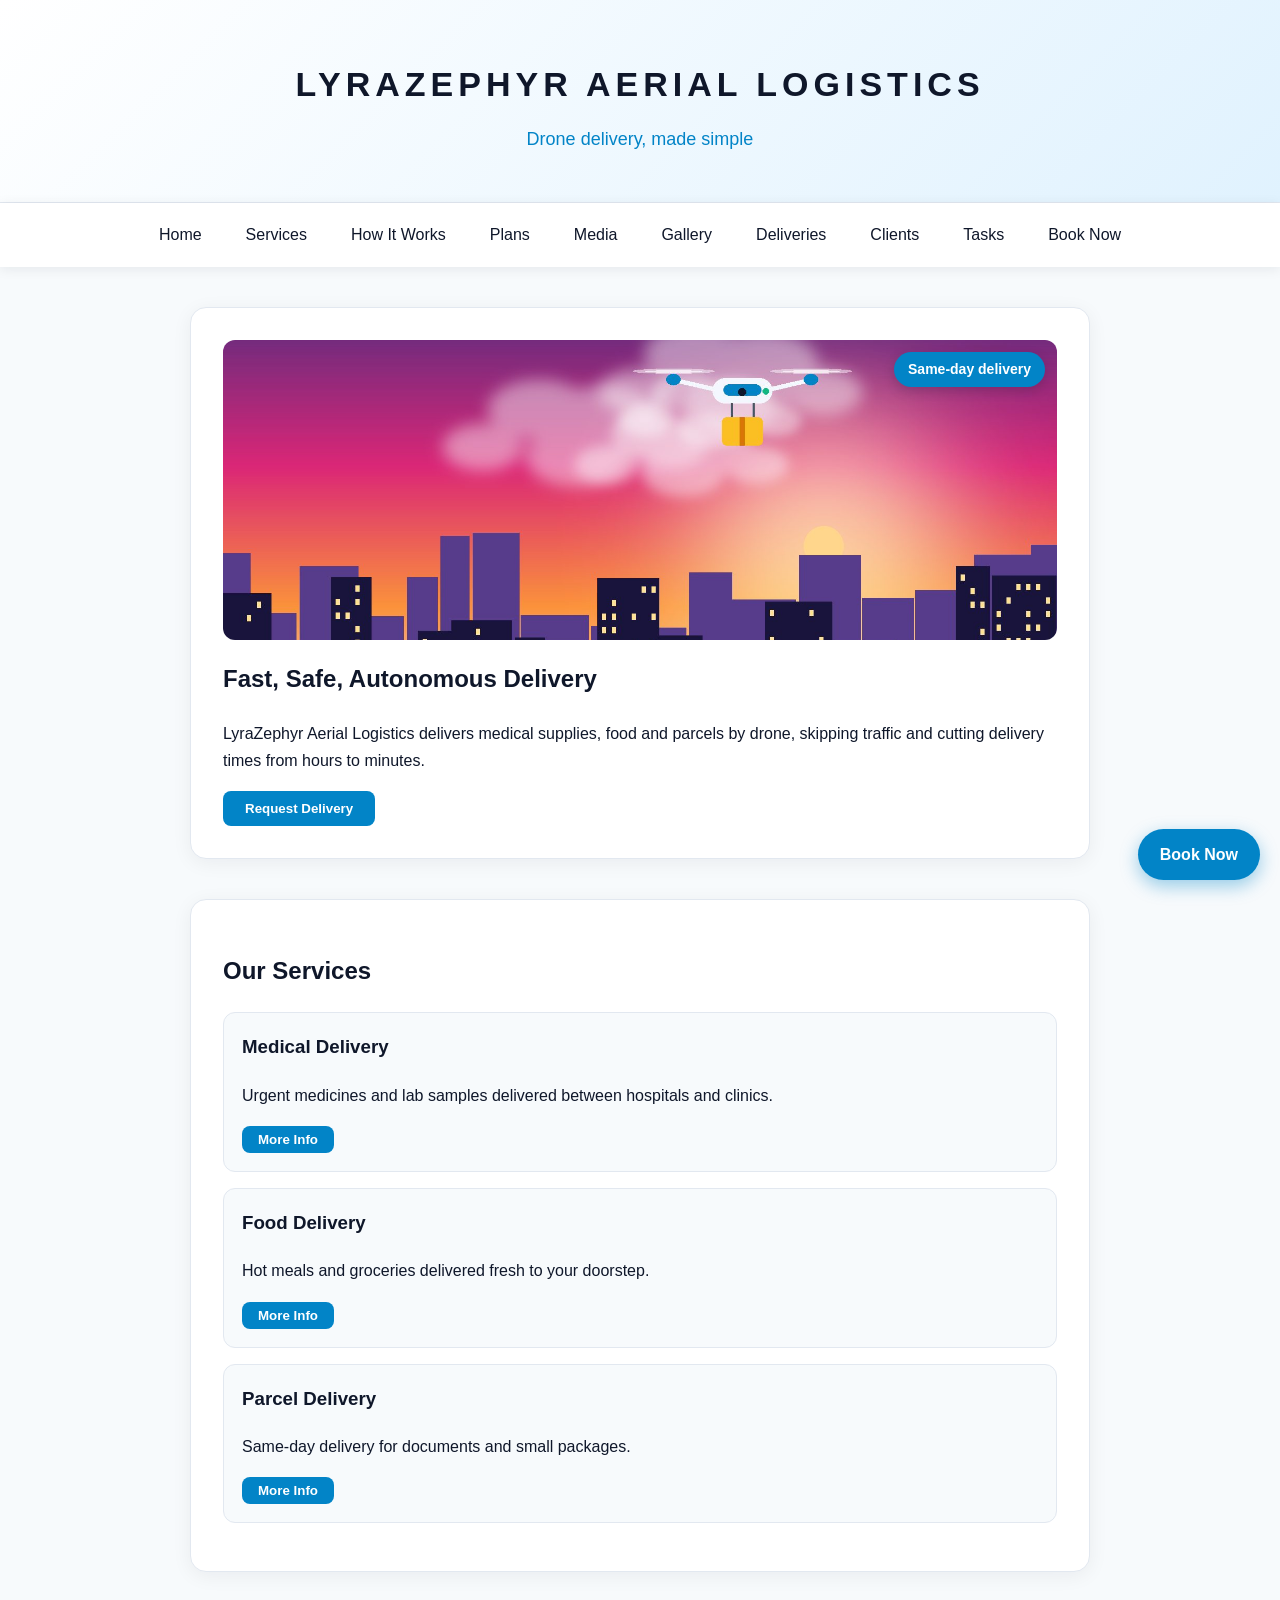
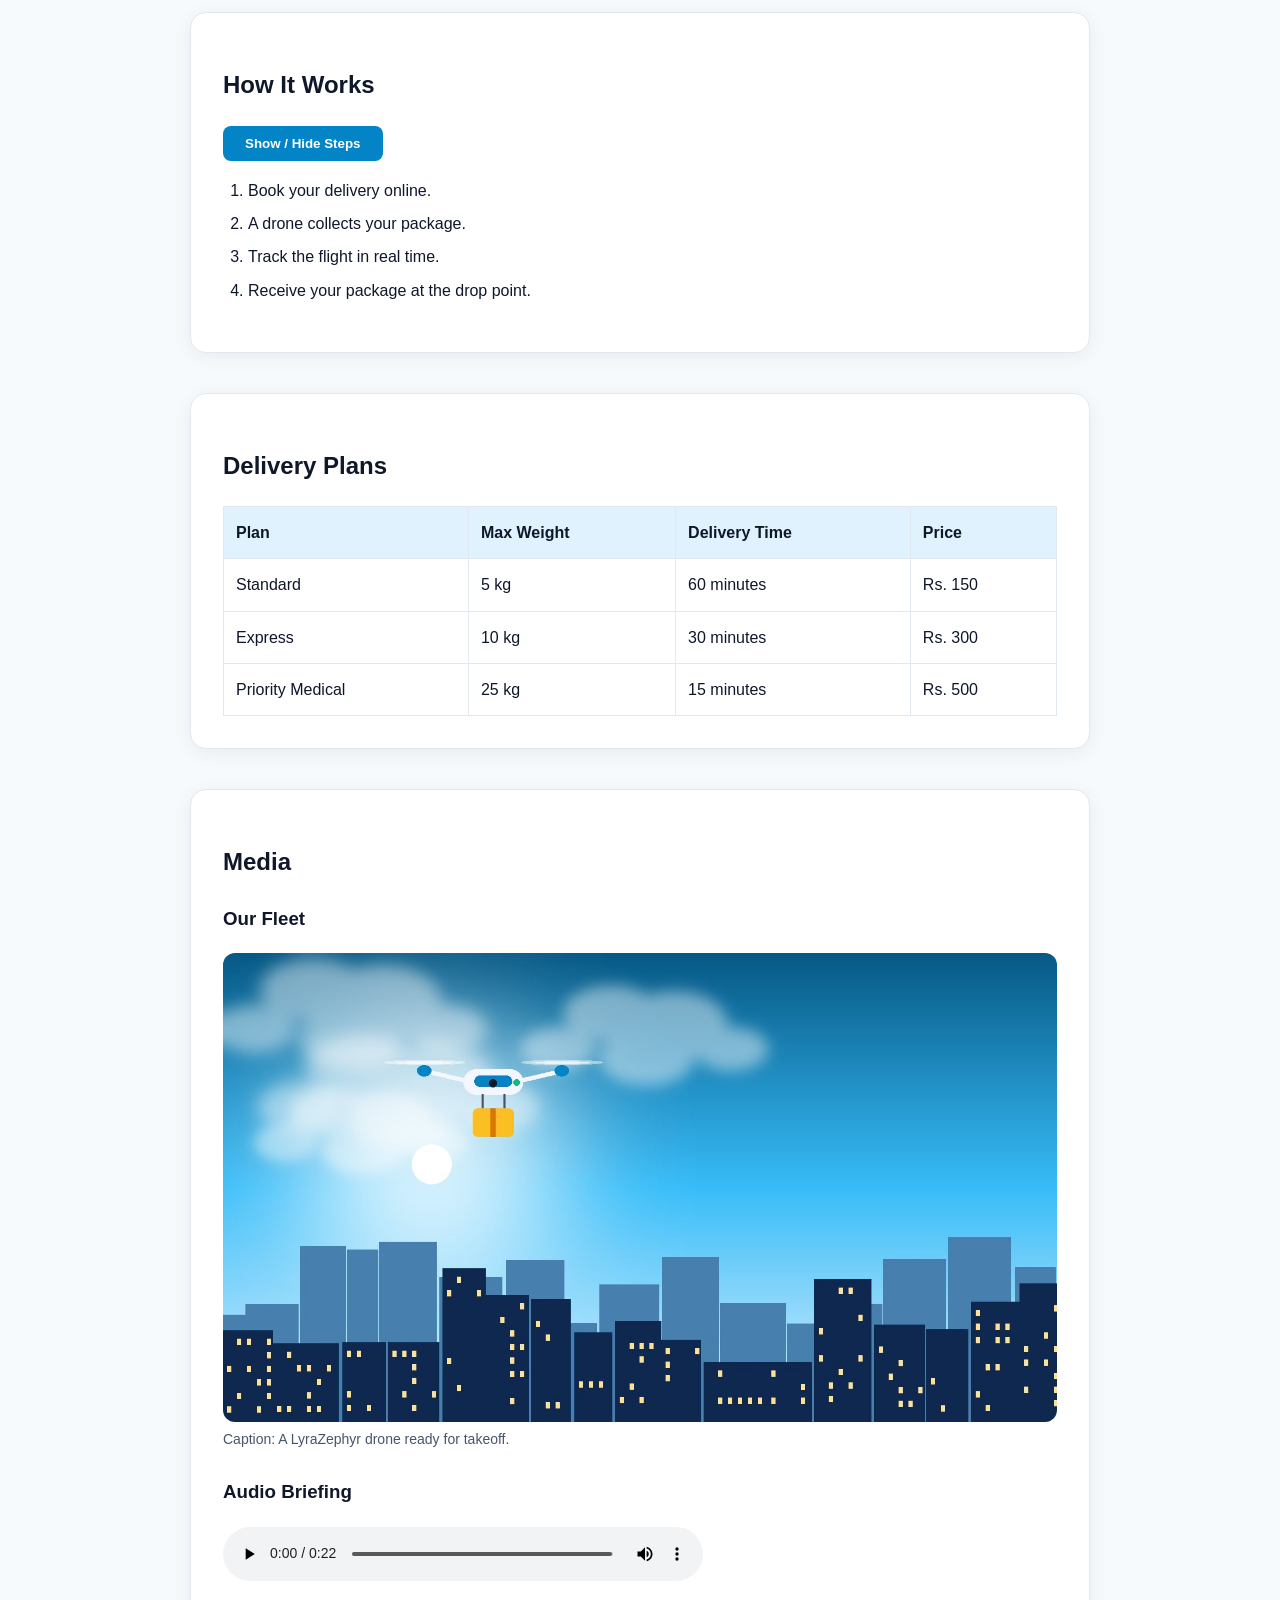
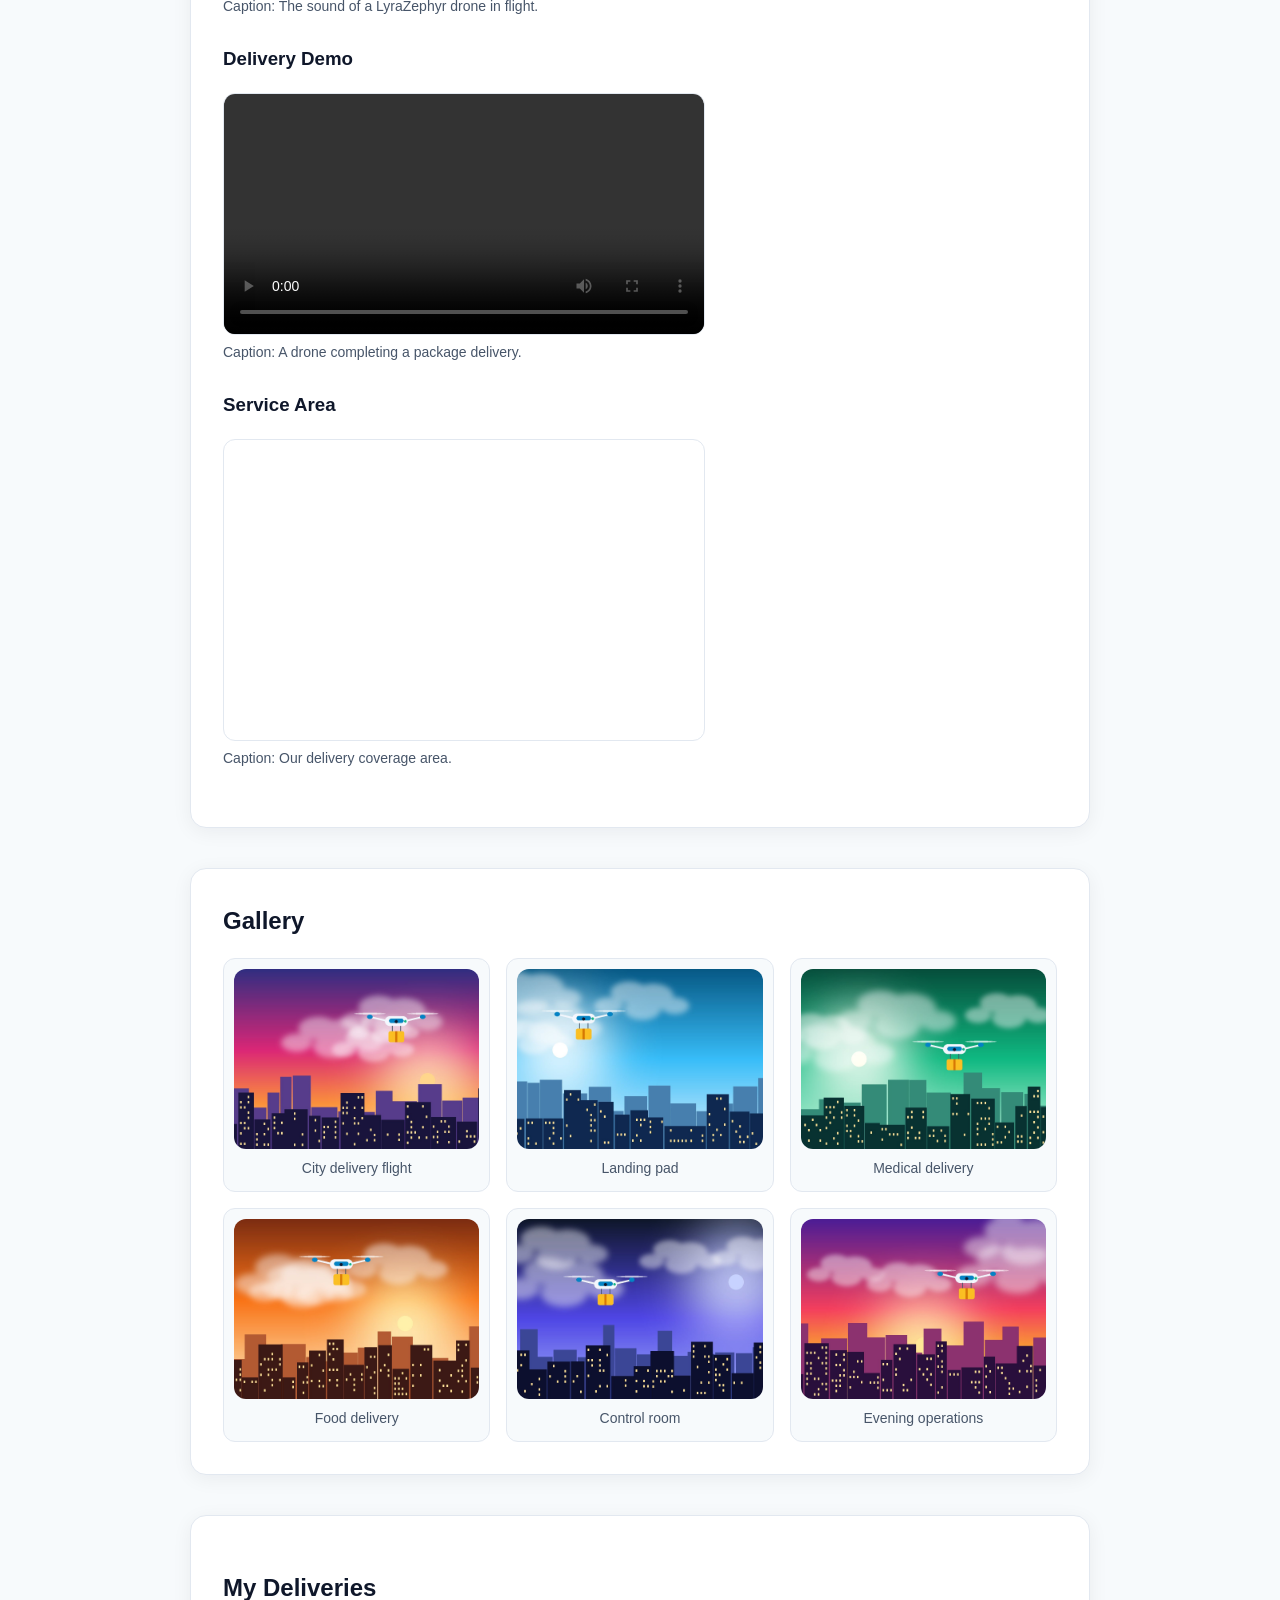
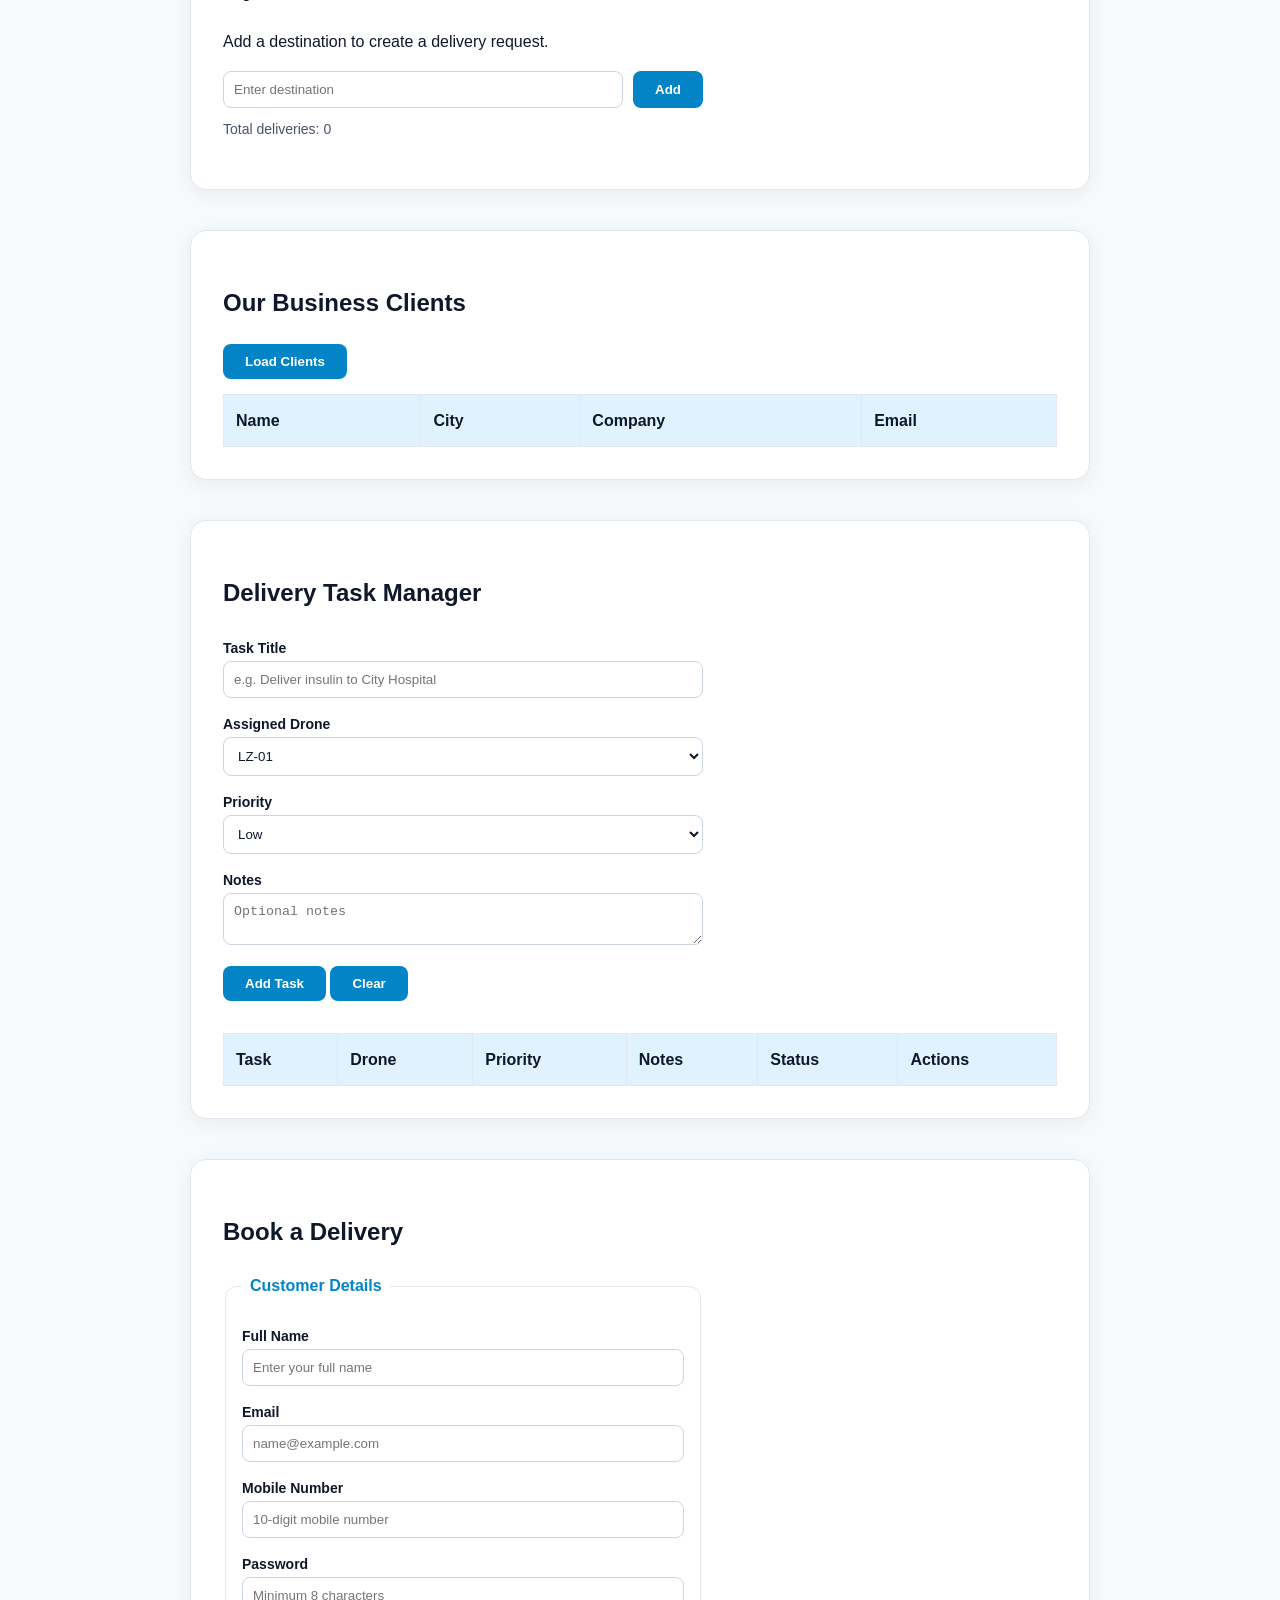
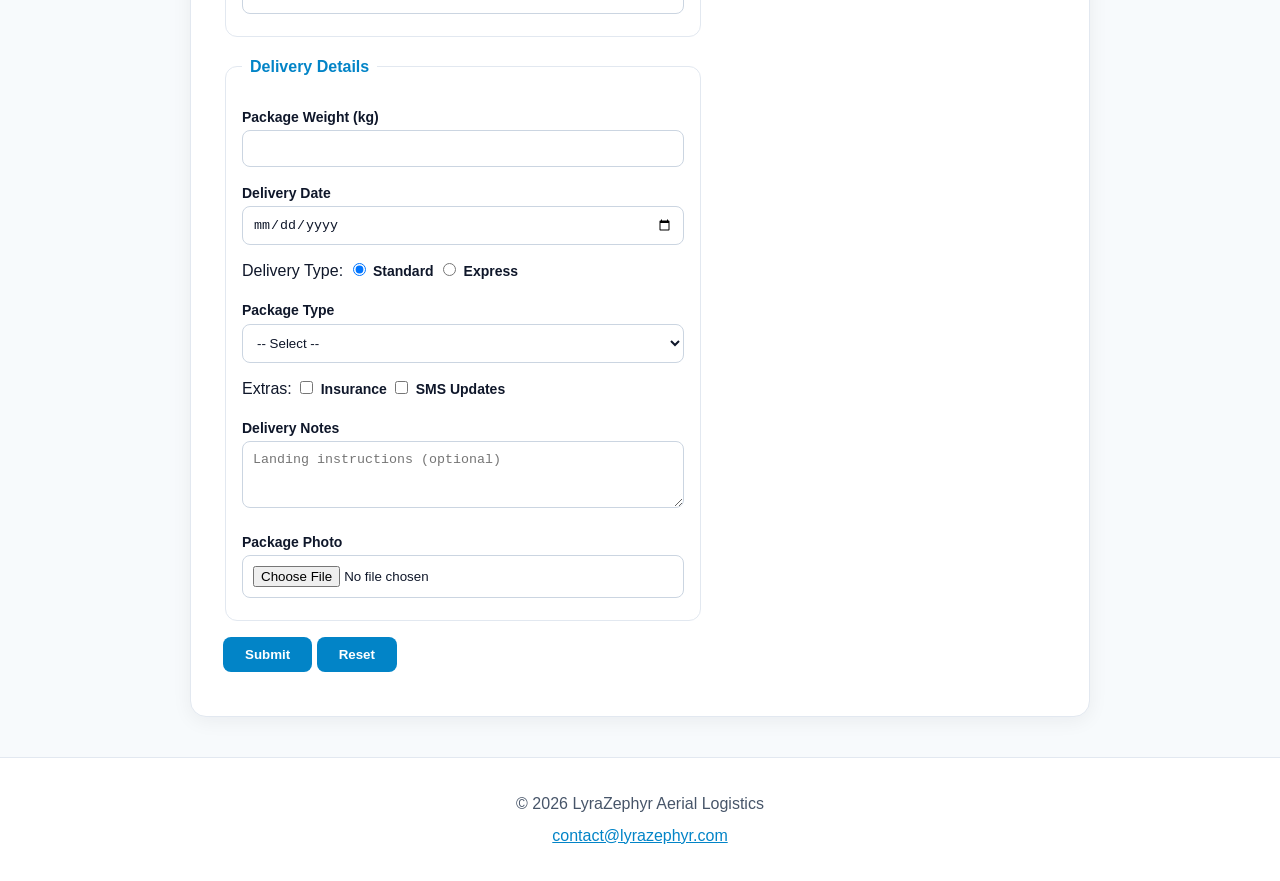
<file: p13/index.html>
<!DOCTYPE html>
<html lang="en">
<head>
<meta charset="UTF-8">
<meta name="viewport" content="width=device-width, initial-scale=1.0">
<title>LyraZephyr Aerial Logistics</title>
<link rel="stylesheet" href="style.css">
</head>
<body>

<header>
<h1>LYRAZEPHYR AERIAL LOGISTICS</h1>
<p>Drone delivery, made simple</p>
</header>

<nav>
<ul>
<li><a href="#home">Home</a></li>
<li><a href="#services">Services</a></li>
<li><a href="#process">How It Works</a></li>
<li><a href="#plans">Plans</a></li>
<li><a href="#media">Media</a></li>
<li><a href="#gallery">Gallery</a></li>
<li><a href="#deliveries">Deliveries</a></li>
<li><a href="#clients">Clients</a></li>
<li><a href="#task-manager">Tasks</a></li>
<li><a href="#booking">Book Now</a></li>
</ul>
</nav>

<section id="home">
<img src="images/drone-1.jpg" alt="Delivery drone flying over a city">
<p class="badge">Same-day delivery</p>
<h2>Fast, Safe, Autonomous Delivery</h2>
<p>LyraZephyr Aerial Logistics delivers medical supplies, food and parcels by drone, skipping traffic and cutting delivery times from hours to minutes.</p>
<button id="notify-button">Request Delivery</button>
</section>

<section id="services">
<h2>Our Services</h2>
<article>
<h3>Medical Delivery</h3>
<p>Urgent medicines and lab samples delivered between hospitals and clinics.</p>
<button id="medical-button">More Info</button>
<div class="info-card" id="medical-info">
<span>Available 24/7.</span> Temperature-controlled boxes keep medicines safe.
</div>
</article>
<article>
<h3>Food Delivery</h3>
<p>Hot meals and groceries delivered fresh to your doorstep.</p>
<button id="food-button">More Info</button>
<div class="info-card" id="food-info">
<span>Insulated bags.</span> Meals arrive hot, usually within 30 minutes.
</div>
</article>
<article>
<h3>Parcel Delivery</h3>
<p>Same-day delivery for documents and small packages.</p>
<button id="parcel-button">More Info</button>
<div class="info-card" id="parcel-info">
<span>Up to 5 kg.</span> Every parcel can be tracked in real time.
</div>
</article>
</section>

<section id="process">
<h2>How It Works</h2>
<button id="process-button">Show / Hide Steps</button>
<div class="steps" id="process-steps">
<ol>
<li>Book your delivery online.</li>
<li>A drone collects your package.</li>
<li>Track the flight in real time.</li>
<li>Receive your package at the drop point.</li>
</ol>
</div>
</section>

<section id="plans">
<h2>Delivery Plans</h2>
<table>
<tr>
<th>Plan</th>
<th>Max Weight</th>
<th>Delivery Time</th>
<th>Price</th>
</tr>
<tr>
<td>Standard</td>
<td>5 kg</td>
<td>60 minutes</td>
<td>Rs. 150</td>
</tr>
<tr>
<td>Express</td>
<td>10 kg</td>
<td>30 minutes</td>
<td>Rs. 300</td>
</tr>
<tr>
<td>Priority Medical</td>
<td>25 kg</td>
<td>15 minutes</td>
<td>Rs. 500</td>
</tr>
</table>
</section>

<section id="media">
<h2>Media</h2>

<h3>Our Fleet</h3>
<img src="images/drone-2.jpg" alt="LyraZephyr delivery drone on a landing pad">
<p>Caption: A LyraZephyr drone ready for takeoff.</p>

<h3>Audio Briefing</h3>
<audio controls src="media/briefing.mp3">Your browser does not support audio.</audio>
<p>Caption: The sound of a LyraZephyr drone in flight.</p>

<h3>Delivery Demo</h3>
<video controls width="480" src="media/demo.mp4">Your browser does not support video.</video>
<p>Caption: A drone completing a package delivery.</p>

<h3>Service Area</h3>
<iframe src="https://www.openstreetmap.org/export/embed.html?bbox=76.95%2C10.95%2C77.10%2C11.05&amp;layer=mapnik" width="480" height="300" title="Map of our service area"></iframe>
<p>Caption: Our delivery coverage area.</p>
</section>

<section id="gallery">
<h2>Gallery</h2>
<article>
<img src="images/drone-1.jpg" alt="Drone flying over a city">
<p>City delivery flight</p>
</article>
<article>
<img src="images/drone-2.jpg" alt="Drone on a landing pad">
<p>Landing pad</p>
</article>
<article>
<img src="images/drone-3.jpg" alt="Drone carrying a medical package">
<p>Medical delivery</p>
</article>
<article>
<img src="images/drone-4.jpg" alt="Drone delivering food">
<p>Food delivery</p>
</article>
<article>
<img src="images/drone-5.jpg" alt="Drone control room">
<p>Control room</p>
</article>
<article>
<img src="images/drone-6.jpg" alt="Drone at sunset">
<p>Evening operations</p>
</article>
</section>

<section id="deliveries">
<h2>My Deliveries</h2>
<p>Add a destination to create a delivery request.</p>
<div class="delivery-input">
<input type="text" id="destination" placeholder="Enter destination">
<button id="add-button">Add</button>
</div>
<p id="delivery-message"></p>
<p id="delivery-count">Total deliveries: 0</p>
<ul id="delivery-list"></ul>
</section>

<section id="clients">
<h2>Our Business Clients</h2>
<div class="load-bar">
<button id="load-button">Load Clients</button>
<p id="status-message"></p>
</div>
<div class="table-scroll">
<table>
<thead>
<tr>
<th>Name</th>
<th>City</th>
<th>Company</th>
<th>Email</th>
</tr>
</thead>
<tbody id="client-table-body"></tbody>
</table>
</div>
</section>

<section id="task-manager">
<h2>Delivery Task Manager</h2>
<form id="task-form">
<p>
<label for="task-title">Task Title</label>
<input type="text" id="task-title" placeholder="e.g. Deliver insulin to City Hospital" required>
</p>
<p>
<label for="task-drone">Assigned Drone</label>
<select id="task-drone">
<option value="LZ-01">LZ-01</option>
<option value="LZ-02">LZ-02</option>
<option value="LZ-03">LZ-03</option>
</select>
</p>
<p>
<label for="task-priority">Priority</label>
<select id="task-priority">
<option value="Low">Low</option>
<option value="Medium">Medium</option>
<option value="High">High</option>
</select>
</p>
<p>
<label for="task-notes">Notes</label>
<textarea id="task-notes" rows="2" maxlength="100" placeholder="Optional notes"></textarea>
</p>
<p>
<button type="submit" id="task-save-button">Add Task</button>
<button type="reset">Clear</button>
</p>
</form>

<div class="table-scroll">
<table>
<thead>
<tr>
<th>Task</th>
<th>Drone</th>
<th>Priority</th>
<th>Notes</th>
<th>Status</th>
<th>Actions</th>
</tr>
</thead>
<tbody id="task-table-body"></tbody>
</table>
</div>
</section>

<section id="booking">
<h2>Book a Delivery</h2>
<form id="booking-form" novalidate>

<fieldset>
<legend>Customer Details</legend>
<p>
<label for="fullname">Full Name</label>
<input type="text" id="fullname" name="fullname" placeholder="Enter your full name" required minlength="3" maxlength="40" pattern="[A-Za-z ]+">
</p>
<p class="error" id="fullname-error"></p>

<p>
<label for="email">Email</label>
<input type="email" id="email" name="email" placeholder="name@example.com" required>
</p>
<p class="error" id="email-error"></p>

<p>
<label for="phone">Mobile Number</label>
<input type="tel" id="phone" name="phone" placeholder="10-digit mobile number" required maxlength="10" pattern="[6-9][0-9]{9}">
</p>
<p class="error" id="phone-error"></p>

<p>
<label for="password">Password</label>
<input type="password" id="password" name="password" placeholder="Minimum 8 characters" required minlength="8" maxlength="20" pattern="(?=.*[A-Za-z])(?=.*[0-9]).{8,20}">
</p>
<p class="error" id="password-error"></p>
</fieldset>

<fieldset>
<legend>Delivery Details</legend>
<p>
<label for="weight">Package Weight (kg)</label>
<input type="number" id="weight" name="weight" min="1" max="25" required>
</p>
<p class="error" id="weight-error"></p>

<p>
<label for="date">Delivery Date</label>
<input type="date" id="date" name="date" required>
</p>
<p class="error" id="date-error"></p>

<p>
Delivery Type:
<input type="radio" id="standard" name="delivery" value="standard" checked>
<label for="standard">Standard</label>
<input type="radio" id="express" name="delivery" value="express">
<label for="express">Express</label>
</p>

<p>
<label for="package">Package Type</label>
<select id="package" name="package" required>
<option value="">-- Select --</option>
<option value="medical">Medical Supplies</option>
<option value="food">Food</option>
<option value="documents">Documents</option>
<option value="parcel">General Parcel</option>
</select>
</p>
<p class="error" id="package-error"></p>

<p>
Extras:
<input type="checkbox" id="insurance" name="extras" value="insurance">
<label for="insurance">Insurance</label>
<input type="checkbox" id="sms" name="extras" value="sms">
<label for="sms">SMS Updates</label>
</p>

<p>
<label for="notes">Delivery Notes</label>
<textarea id="notes" name="notes" rows="3" maxlength="200" placeholder="Landing instructions (optional)"></textarea>
</p>

<p>
<label for="photo">Package Photo</label>
<input type="file" id="photo" name="photo" accept="image/*">
</p>
</fieldset>

<p>
<button type="submit">Submit</button>
<button type="reset">Reset</button>
</p>
<p class="success" id="form-success"></p>
</form>
</section>

<a class="fixed-book" href="#booking">Book Now</a>

<div class="notification" id="notification">
<span>Request received.</span> Our team will contact you shortly.
</div>

<footer>
<p>&copy; 2026 LyraZephyr Aerial Logistics</p>
<p><a href="mailto:contact@lyrazephyr.com">contact@lyrazephyr.com</a></p>
</footer>

<script src="script.js"></script>
</body>
</html>
</file>
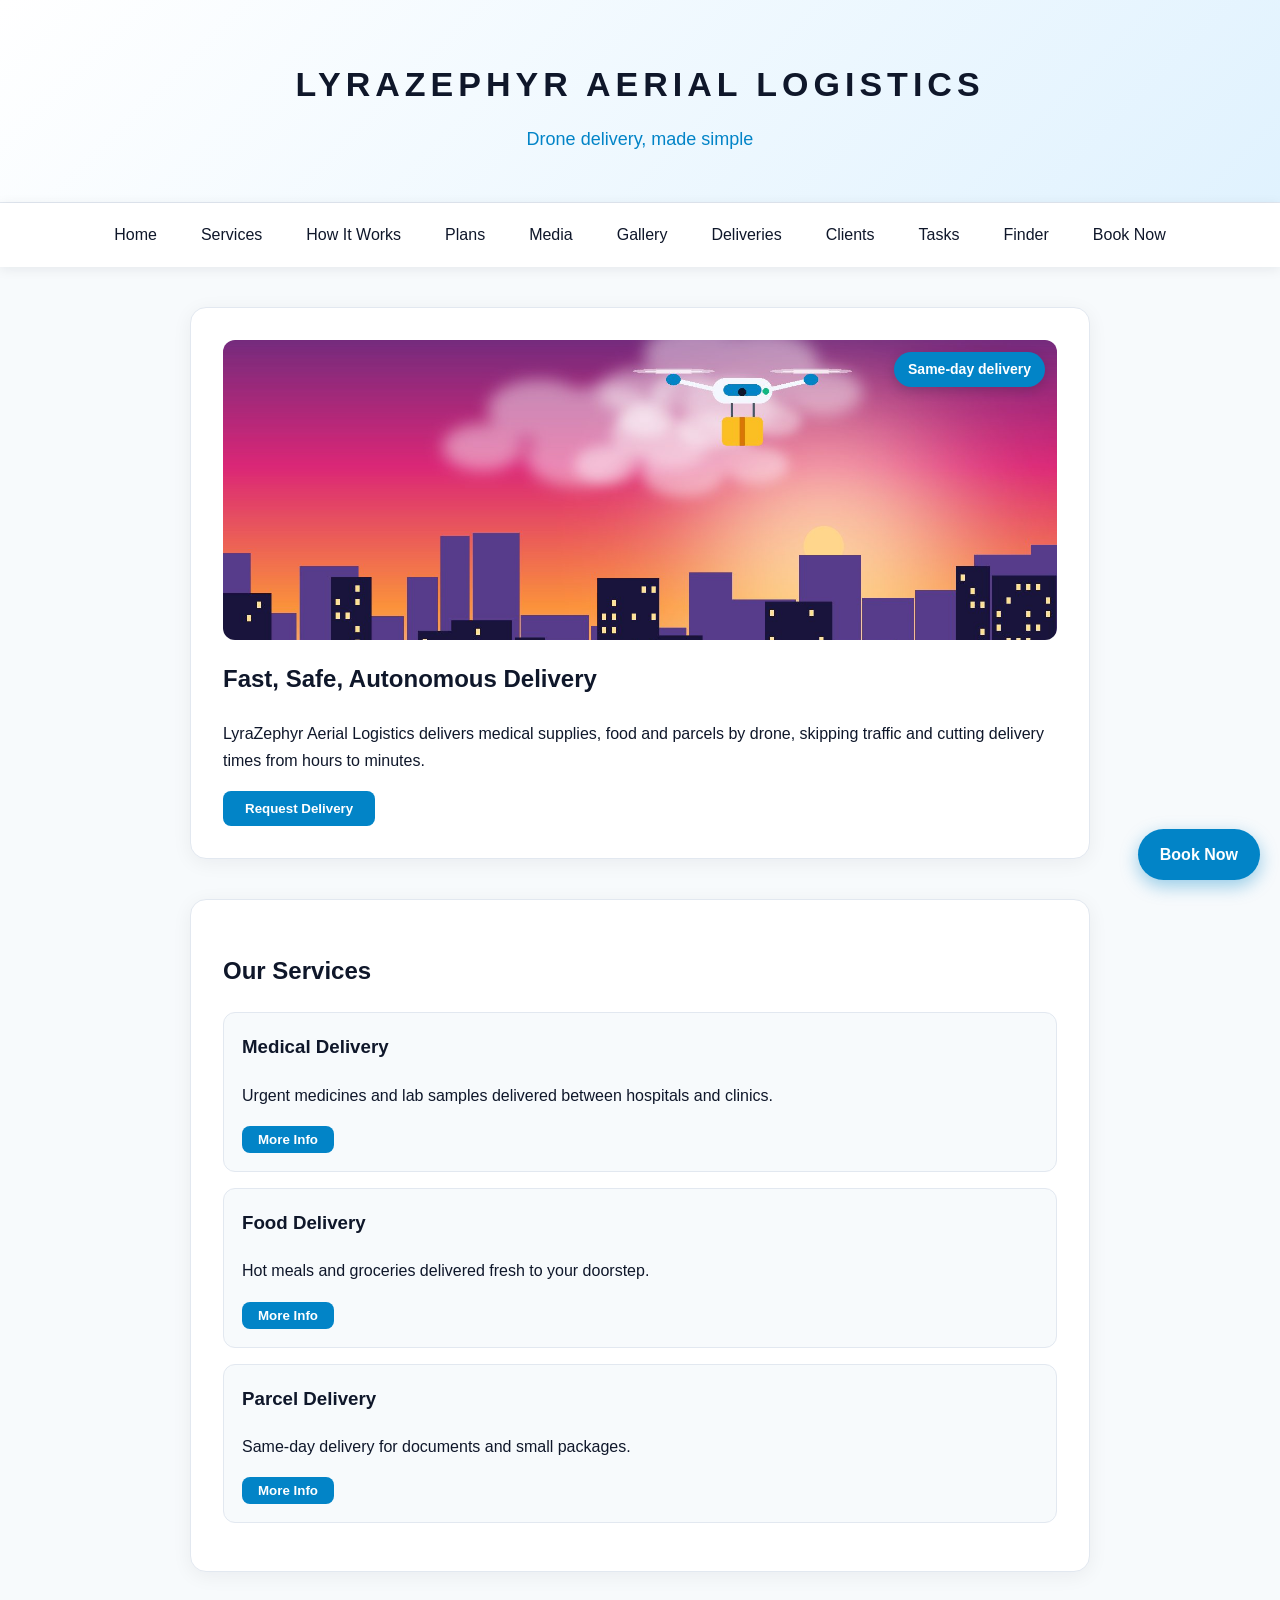
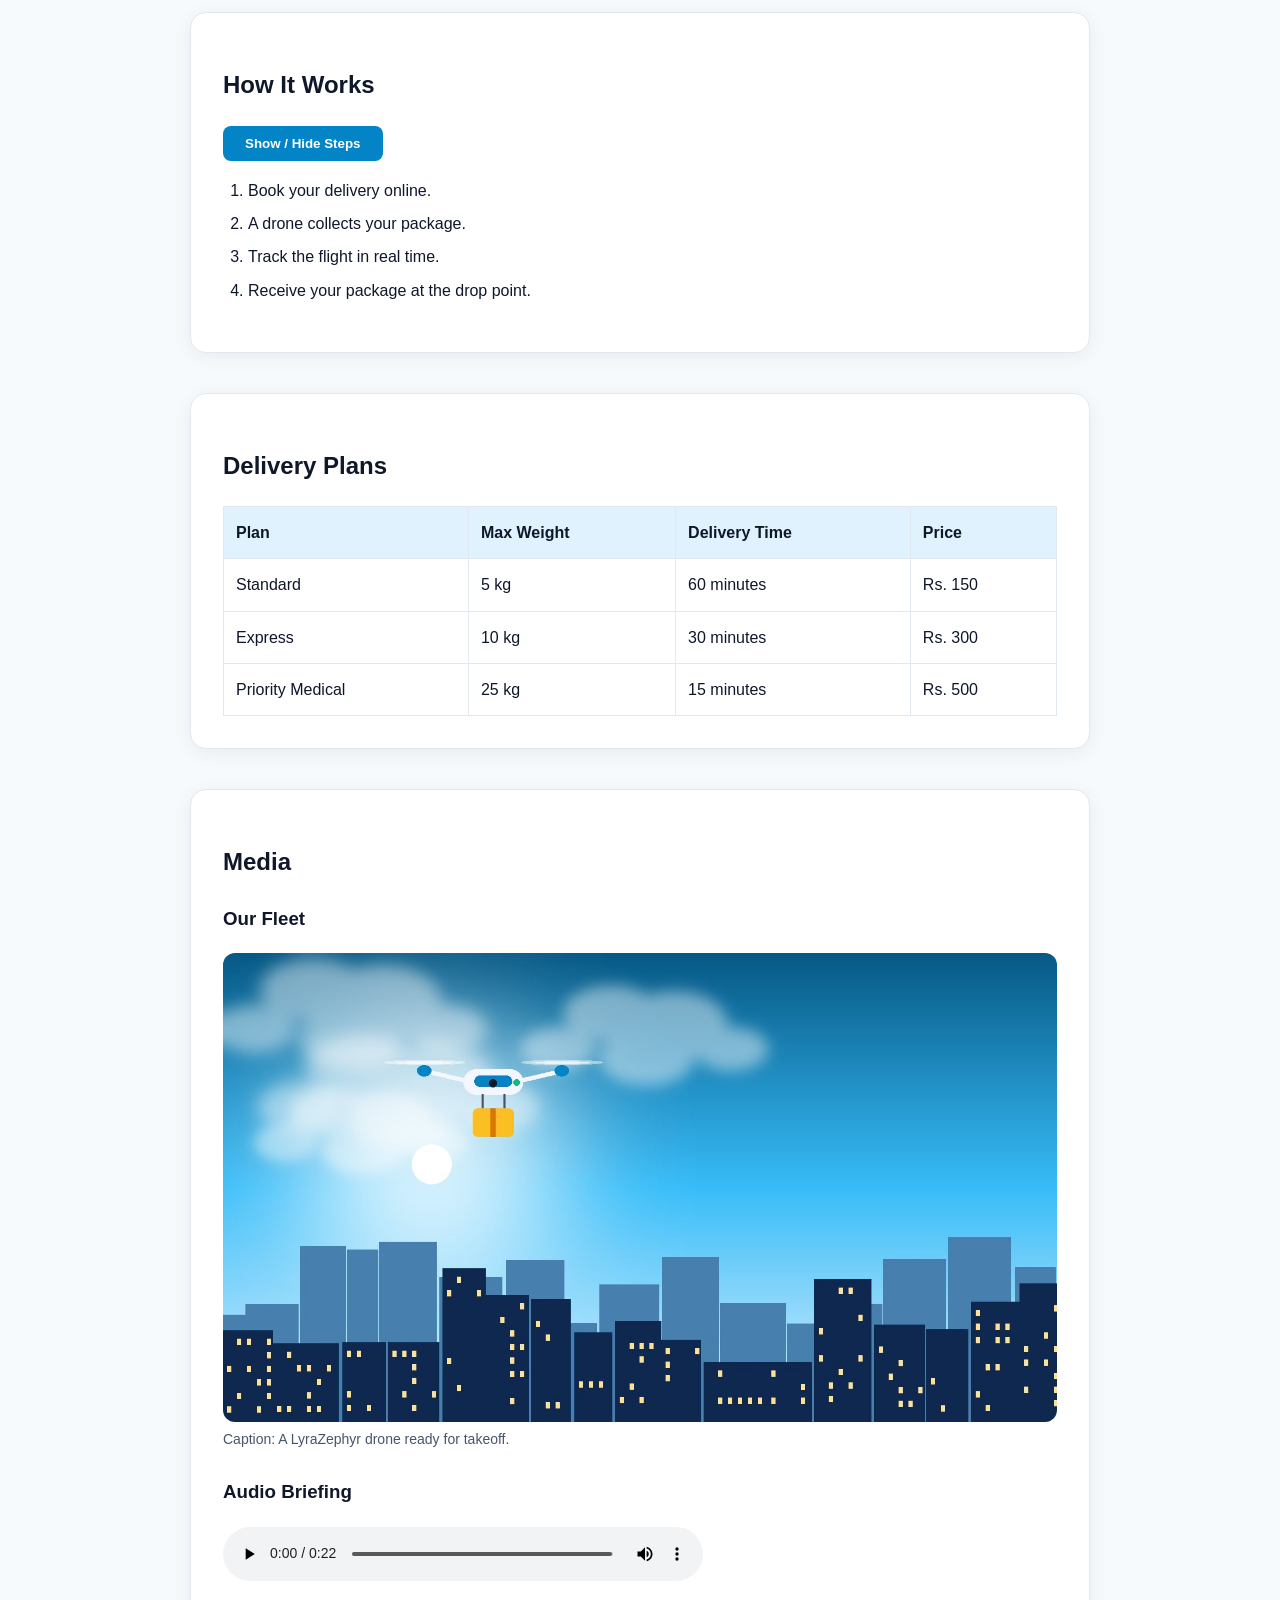
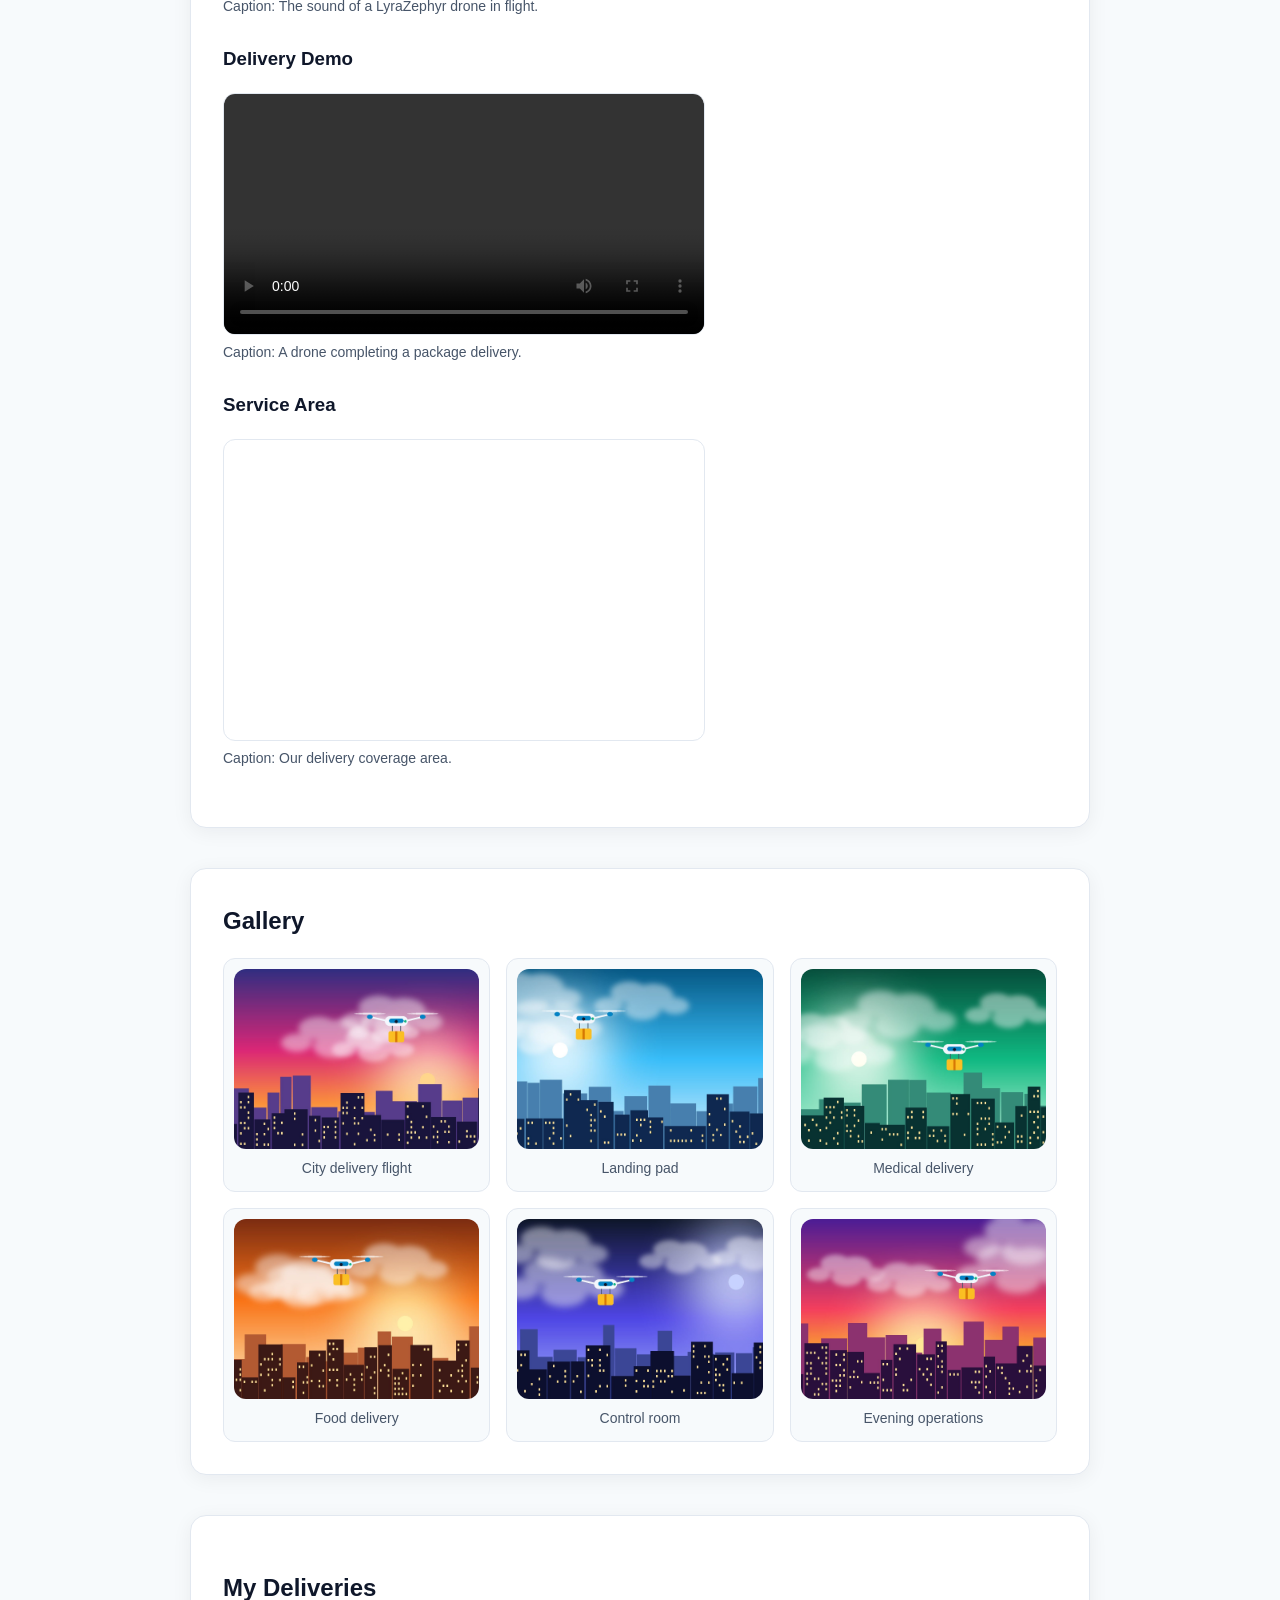
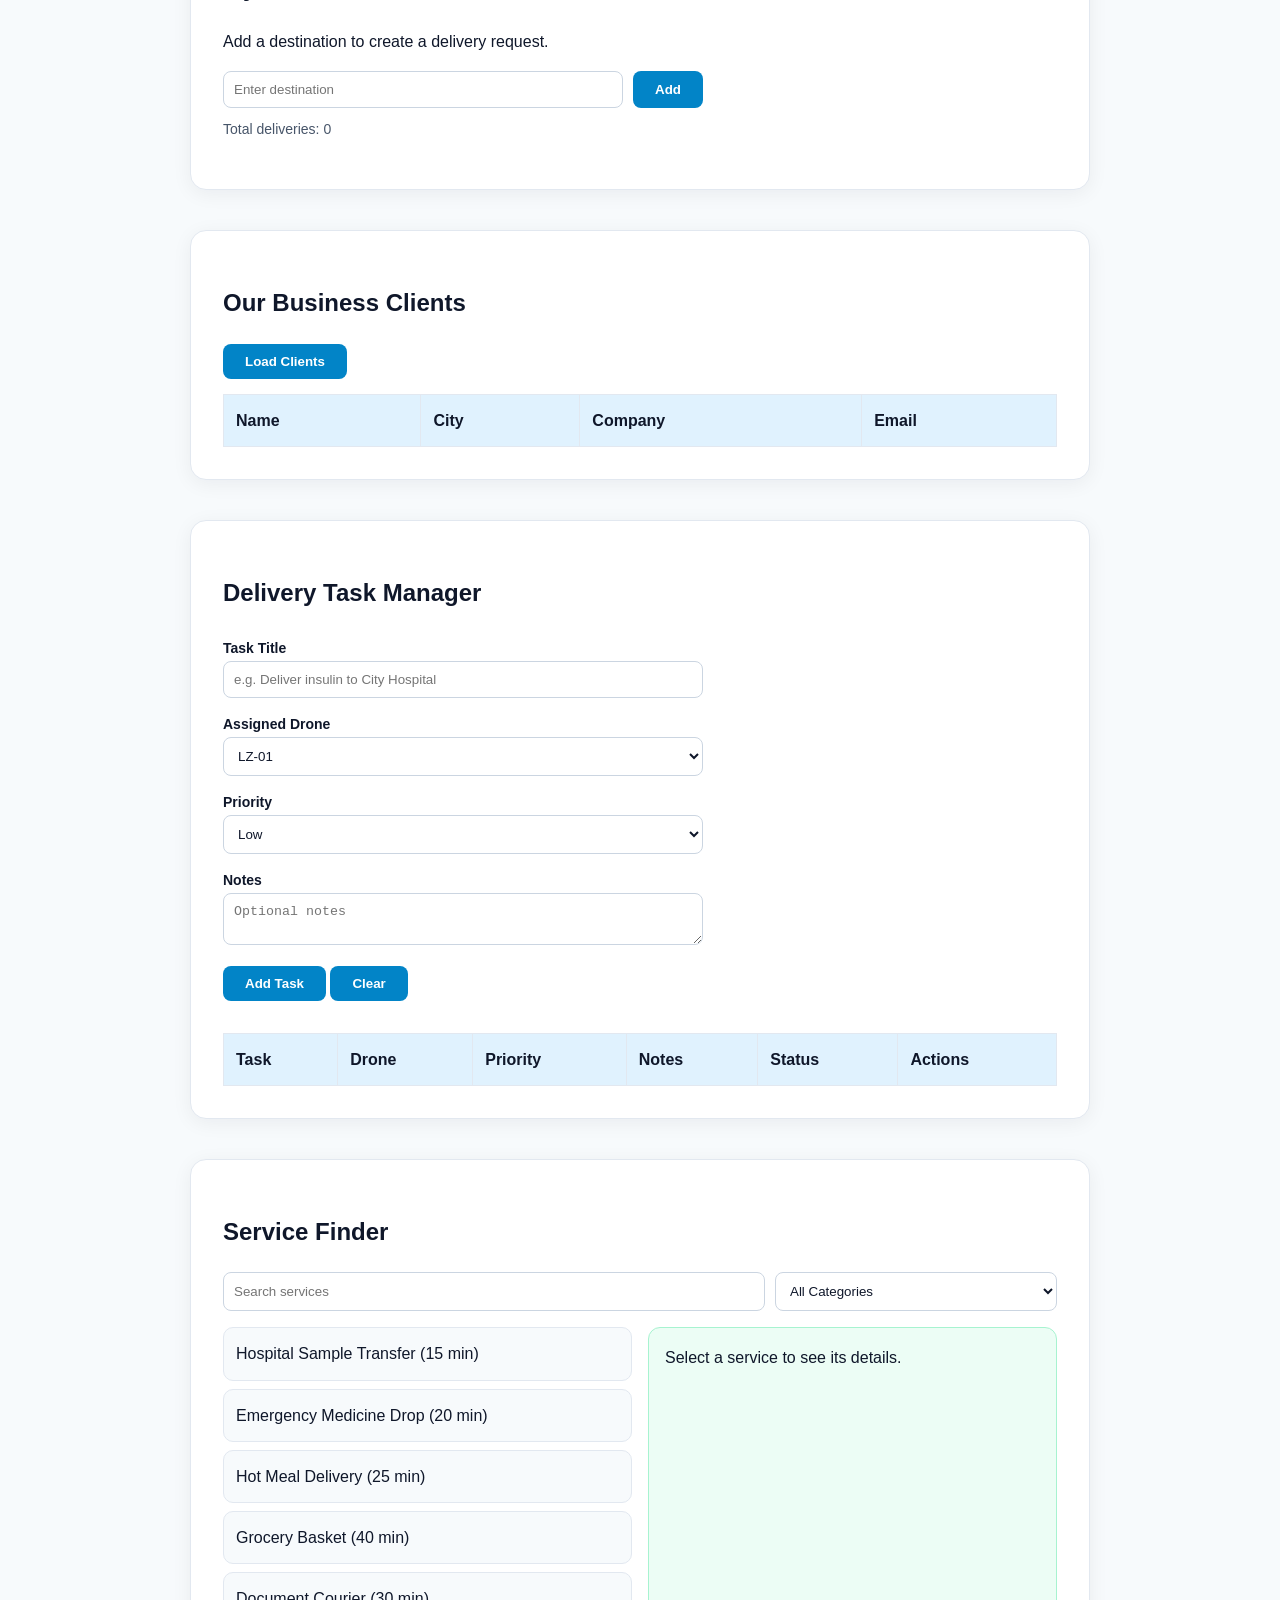
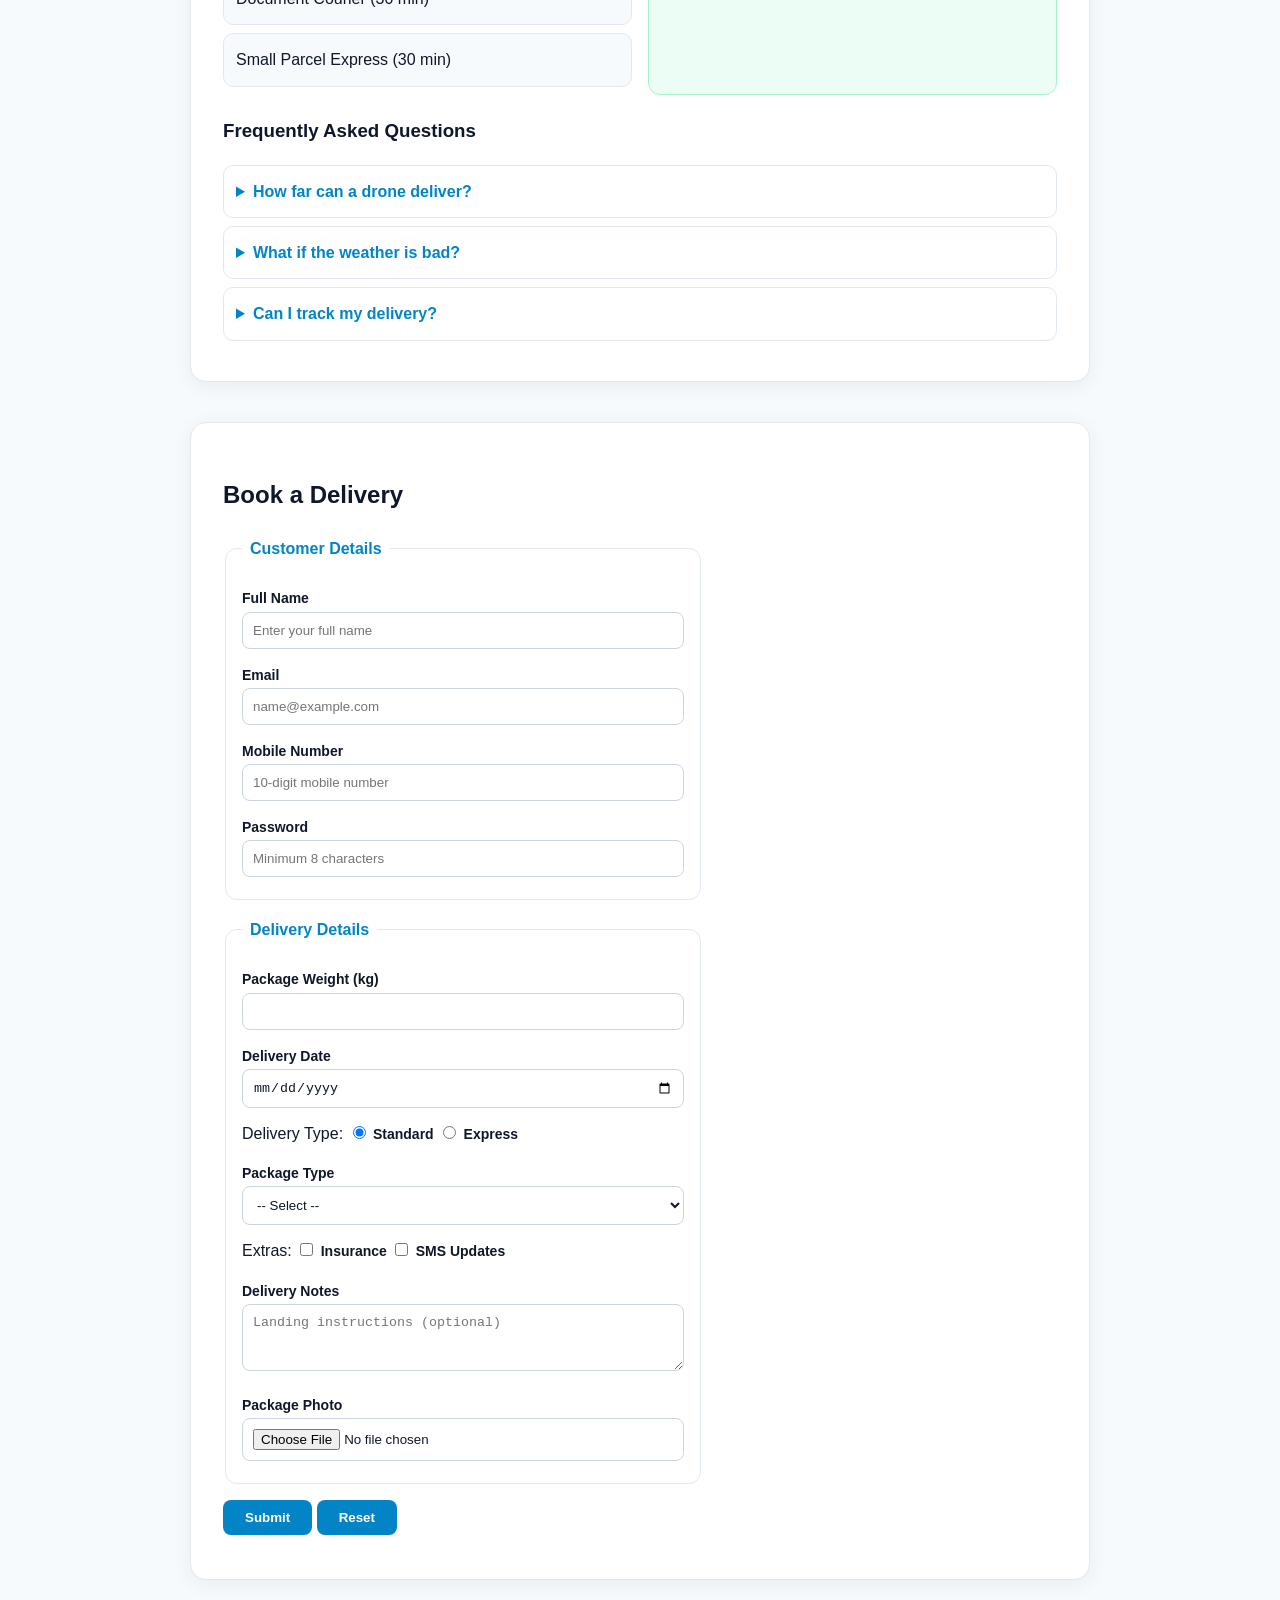
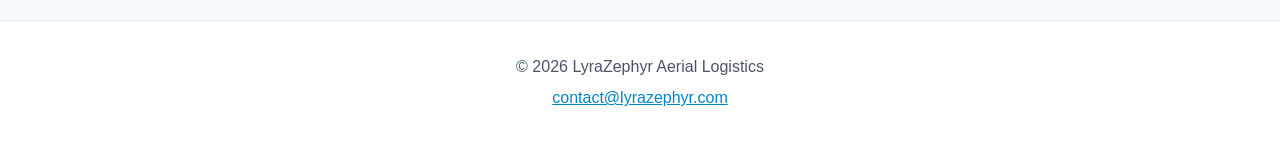
<file: p14/index.html>
<!DOCTYPE html>
<html lang="en">
<head>
<meta charset="UTF-8">
<meta name="viewport" content="width=device-width, initial-scale=1.0">
<title>LyraZephyr Aerial Logistics</title>
<link rel="stylesheet" href="style.css">
</head>
<body>

<header>
<h1>LYRAZEPHYR AERIAL LOGISTICS</h1>
<p>Drone delivery, made simple</p>
</header>

<nav>
<ul>
<li><a href="#home">Home</a></li>
<li><a href="#services">Services</a></li>
<li><a href="#process">How It Works</a></li>
<li><a href="#plans">Plans</a></li>
<li><a href="#media">Media</a></li>
<li><a href="#gallery">Gallery</a></li>
<li><a href="#deliveries">Deliveries</a></li>
<li><a href="#clients">Clients</a></li>
<li><a href="#task-manager">Tasks</a></li>
<li><a href="#finder">Finder</a></li>
<li><a href="#booking">Book Now</a></li>
</ul>
</nav>

<section id="home">
<img src="images/drone-1.jpg" alt="Delivery drone flying over a city">
<p class="badge">Same-day delivery</p>
<h2>Fast, Safe, Autonomous Delivery</h2>
<p>LyraZephyr Aerial Logistics delivers medical supplies, food and parcels by drone, skipping traffic and cutting delivery times from hours to minutes.</p>
<button id="notify-button">Request Delivery</button>
</section>

<section id="services">
<h2>Our Services</h2>
<article>
<h3>Medical Delivery</h3>
<p>Urgent medicines and lab samples delivered between hospitals and clinics.</p>
<button id="medical-button">More Info</button>
<div class="info-card" id="medical-info">
<span>Available 24/7.</span> Temperature-controlled boxes keep medicines safe.
</div>
</article>
<article>
<h3>Food Delivery</h3>
<p>Hot meals and groceries delivered fresh to your doorstep.</p>
<button id="food-button">More Info</button>
<div class="info-card" id="food-info">
<span>Insulated bags.</span> Meals arrive hot, usually within 30 minutes.
</div>
</article>
<article>
<h3>Parcel Delivery</h3>
<p>Same-day delivery for documents and small packages.</p>
<button id="parcel-button">More Info</button>
<div class="info-card" id="parcel-info">
<span>Up to 5 kg.</span> Every parcel can be tracked in real time.
</div>
</article>
</section>

<section id="process">
<h2>How It Works</h2>
<button id="process-button">Show / Hide Steps</button>
<div class="steps" id="process-steps">
<ol>
<li>Book your delivery online.</li>
<li>A drone collects your package.</li>
<li>Track the flight in real time.</li>
<li>Receive your package at the drop point.</li>
</ol>
</div>
</section>

<section id="plans">
<h2>Delivery Plans</h2>
<table>
<tr>
<th>Plan</th>
<th>Max Weight</th>
<th>Delivery Time</th>
<th>Price</th>
</tr>
<tr>
<td>Standard</td>
<td>5 kg</td>
<td>60 minutes</td>
<td>Rs. 150</td>
</tr>
<tr>
<td>Express</td>
<td>10 kg</td>
<td>30 minutes</td>
<td>Rs. 300</td>
</tr>
<tr>
<td>Priority Medical</td>
<td>25 kg</td>
<td>15 minutes</td>
<td>Rs. 500</td>
</tr>
</table>
</section>

<section id="media">
<h2>Media</h2>

<h3>Our Fleet</h3>
<img src="images/drone-2.jpg" alt="LyraZephyr delivery drone on a landing pad">
<p>Caption: A LyraZephyr drone ready for takeoff.</p>

<h3>Audio Briefing</h3>
<audio controls src="media/briefing.mp3">Your browser does not support audio.</audio>
<p>Caption: The sound of a LyraZephyr drone in flight.</p>

<h3>Delivery Demo</h3>
<video controls width="480" src="media/demo.mp4">Your browser does not support video.</video>
<p>Caption: A drone completing a package delivery.</p>

<h3>Service Area</h3>
<iframe src="https://www.openstreetmap.org/export/embed.html?bbox=76.95%2C10.95%2C77.10%2C11.05&amp;layer=mapnik" width="480" height="300" title="Map of our service area"></iframe>
<p>Caption: Our delivery coverage area.</p>
</section>

<section id="gallery">
<h2>Gallery</h2>
<article>
<img src="images/drone-1.jpg" alt="Drone flying over a city">
<p>City delivery flight</p>
</article>
<article>
<img src="images/drone-2.jpg" alt="Drone on a landing pad">
<p>Landing pad</p>
</article>
<article>
<img src="images/drone-3.jpg" alt="Drone carrying a medical package">
<p>Medical delivery</p>
</article>
<article>
<img src="images/drone-4.jpg" alt="Drone delivering food">
<p>Food delivery</p>
</article>
<article>
<img src="images/drone-5.jpg" alt="Drone control room">
<p>Control room</p>
</article>
<article>
<img src="images/drone-6.jpg" alt="Drone at sunset">
<p>Evening operations</p>
</article>
</section>

<section id="deliveries">
<h2>My Deliveries</h2>
<p>Add a destination to create a delivery request.</p>
<div class="delivery-input">
<input type="text" id="destination" placeholder="Enter destination">
<button id="add-button">Add</button>
</div>
<p id="delivery-message"></p>
<p id="delivery-count">Total deliveries: 0</p>
<ul id="delivery-list"></ul>
</section>

<section id="clients">
<h2>Our Business Clients</h2>
<div class="load-bar">
<button id="load-button">Load Clients</button>
<p id="status-message"></p>
</div>
<div class="table-scroll">
<table>
<thead>
<tr>
<th>Name</th>
<th>City</th>
<th>Company</th>
<th>Email</th>
</tr>
</thead>
<tbody id="client-table-body"></tbody>
</table>
</div>
</section>

<section id="task-manager">
<h2>Delivery Task Manager</h2>
<form id="task-form">
<p>
<label for="task-title">Task Title</label>
<input type="text" id="task-title" placeholder="e.g. Deliver insulin to City Hospital" required>
</p>
<p>
<label for="task-drone">Assigned Drone</label>
<select id="task-drone">
<option value="LZ-01">LZ-01</option>
<option value="LZ-02">LZ-02</option>
<option value="LZ-03">LZ-03</option>
</select>
</p>
<p>
<label for="task-priority">Priority</label>
<select id="task-priority">
<option value="Low">Low</option>
<option value="Medium">Medium</option>
<option value="High">High</option>
</select>
</p>
<p>
<label for="task-notes">Notes</label>
<textarea id="task-notes" rows="2" maxlength="100" placeholder="Optional notes"></textarea>
</p>
<p>
<button type="submit" id="task-save-button">Add Task</button>
<button type="reset">Clear</button>
</p>
</form>

<div class="table-scroll">
<table>
<thead>
<tr>
<th>Task</th>
<th>Drone</th>
<th>Priority</th>
<th>Notes</th>
<th>Status</th>
<th>Actions</th>
</tr>
</thead>
<tbody id="task-table-body"></tbody>
</table>
</div>
</section>

<section id="finder">
<h2>Service Finder</h2>
<div class="finder-controls">
<input type="text" id="search-input" placeholder="Search services">
<select id="category-select">
<option value="all">All Categories</option>
<option value="medical">Medical</option>
<option value="food">Food</option>
<option value="parcel">Parcel</option>
</select>
</div>

<div class="finder-results">
<ul id="service-list"></ul>
<div id="service-details">Select a service to see its details.</div>
</div>

<h3>Frequently Asked Questions</h3>
<details>
<summary>How far can a drone deliver?</summary>
<p>Our drones cover a radius of up to 25 km from the nearest hub.</p>
</details>
<details>
<summary>What if the weather is bad?</summary>
<p>Flights are paused during heavy rain or strong wind and resume when it is safe.</p>
</details>
<details>
<summary>Can I track my delivery?</summary>
<p>Yes, every flight can be tracked in real time.</p>
</details>
</section>

<section id="booking">
<h2>Book a Delivery</h2>
<form id="booking-form" novalidate>

<fieldset>
<legend>Customer Details</legend>
<p>
<label for="fullname">Full Name</label>
<input type="text" id="fullname" name="fullname" placeholder="Enter your full name" required minlength="3" maxlength="40" pattern="[A-Za-z ]+">
</p>
<p class="error" id="fullname-error"></p>

<p>
<label for="email">Email</label>
<input type="email" id="email" name="email" placeholder="name@example.com" required>
</p>
<p class="error" id="email-error"></p>

<p>
<label for="phone">Mobile Number</label>
<input type="tel" id="phone" name="phone" placeholder="10-digit mobile number" required maxlength="10" pattern="[6-9][0-9]{9}">
</p>
<p class="error" id="phone-error"></p>

<p>
<label for="password">Password</label>
<input type="password" id="password" name="password" placeholder="Minimum 8 characters" required minlength="8" maxlength="20" pattern="(?=.*[A-Za-z])(?=.*[0-9]).{8,20}">
</p>
<p class="error" id="password-error"></p>
</fieldset>

<fieldset>
<legend>Delivery Details</legend>
<p>
<label for="weight">Package Weight (kg)</label>
<input type="number" id="weight" name="weight" min="1" max="25" required>
</p>
<p class="error" id="weight-error"></p>

<p>
<label for="date">Delivery Date</label>
<input type="date" id="date" name="date" required>
</p>
<p class="error" id="date-error"></p>

<p>
Delivery Type:
<input type="radio" id="standard" name="delivery" value="standard" checked>
<label for="standard">Standard</label>
<input type="radio" id="express" name="delivery" value="express">
<label for="express">Express</label>
</p>

<p>
<label for="package">Package Type</label>
<select id="package" name="package" required>
<option value="">-- Select --</option>
<option value="medical">Medical Supplies</option>
<option value="food">Food</option>
<option value="documents">Documents</option>
<option value="parcel">General Parcel</option>
</select>
</p>
<p class="error" id="package-error"></p>

<p>
Extras:
<input type="checkbox" id="insurance" name="extras" value="insurance">
<label for="insurance">Insurance</label>
<input type="checkbox" id="sms" name="extras" value="sms">
<label for="sms">SMS Updates</label>
</p>

<p>
<label for="notes">Delivery Notes</label>
<textarea id="notes" name="notes" rows="3" maxlength="200" placeholder="Landing instructions (optional)"></textarea>
</p>

<p>
<label for="photo">Package Photo</label>
<input type="file" id="photo" name="photo" accept="image/*">
</p>
</fieldset>

<p>
<button type="submit">Submit</button>
<button type="reset">Reset</button>
</p>
<p class="success" id="form-success"></p>
</form>
</section>

<a class="fixed-book" href="#booking">Book Now</a>

<div class="notification" id="notification">
<span>Request received.</span> Our team will contact you shortly.
</div>

<footer>
<p>&copy; 2026 LyraZephyr Aerial Logistics</p>
<p><a href="mailto:contact@lyrazephyr.com">contact@lyrazephyr.com</a></p>
</footer>

<script src="script.js"></script>
</body>
</html>
</file>
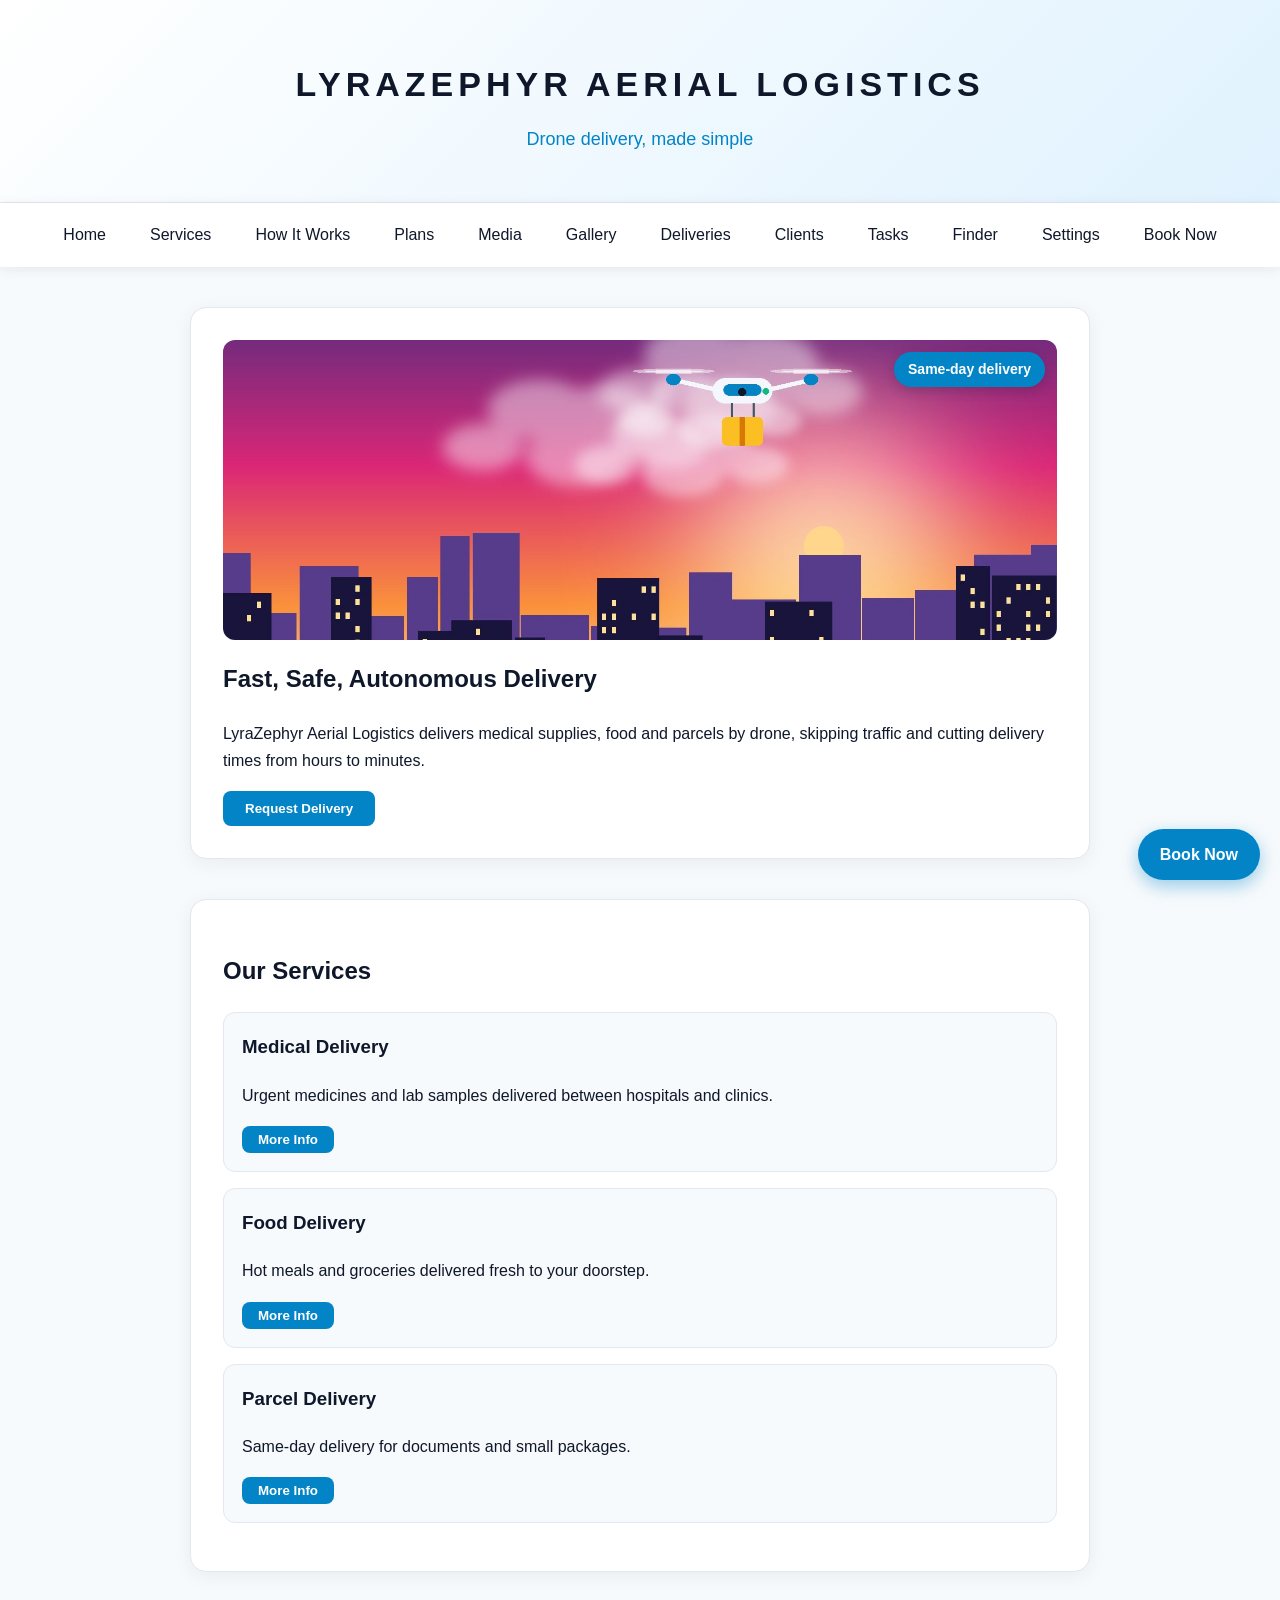
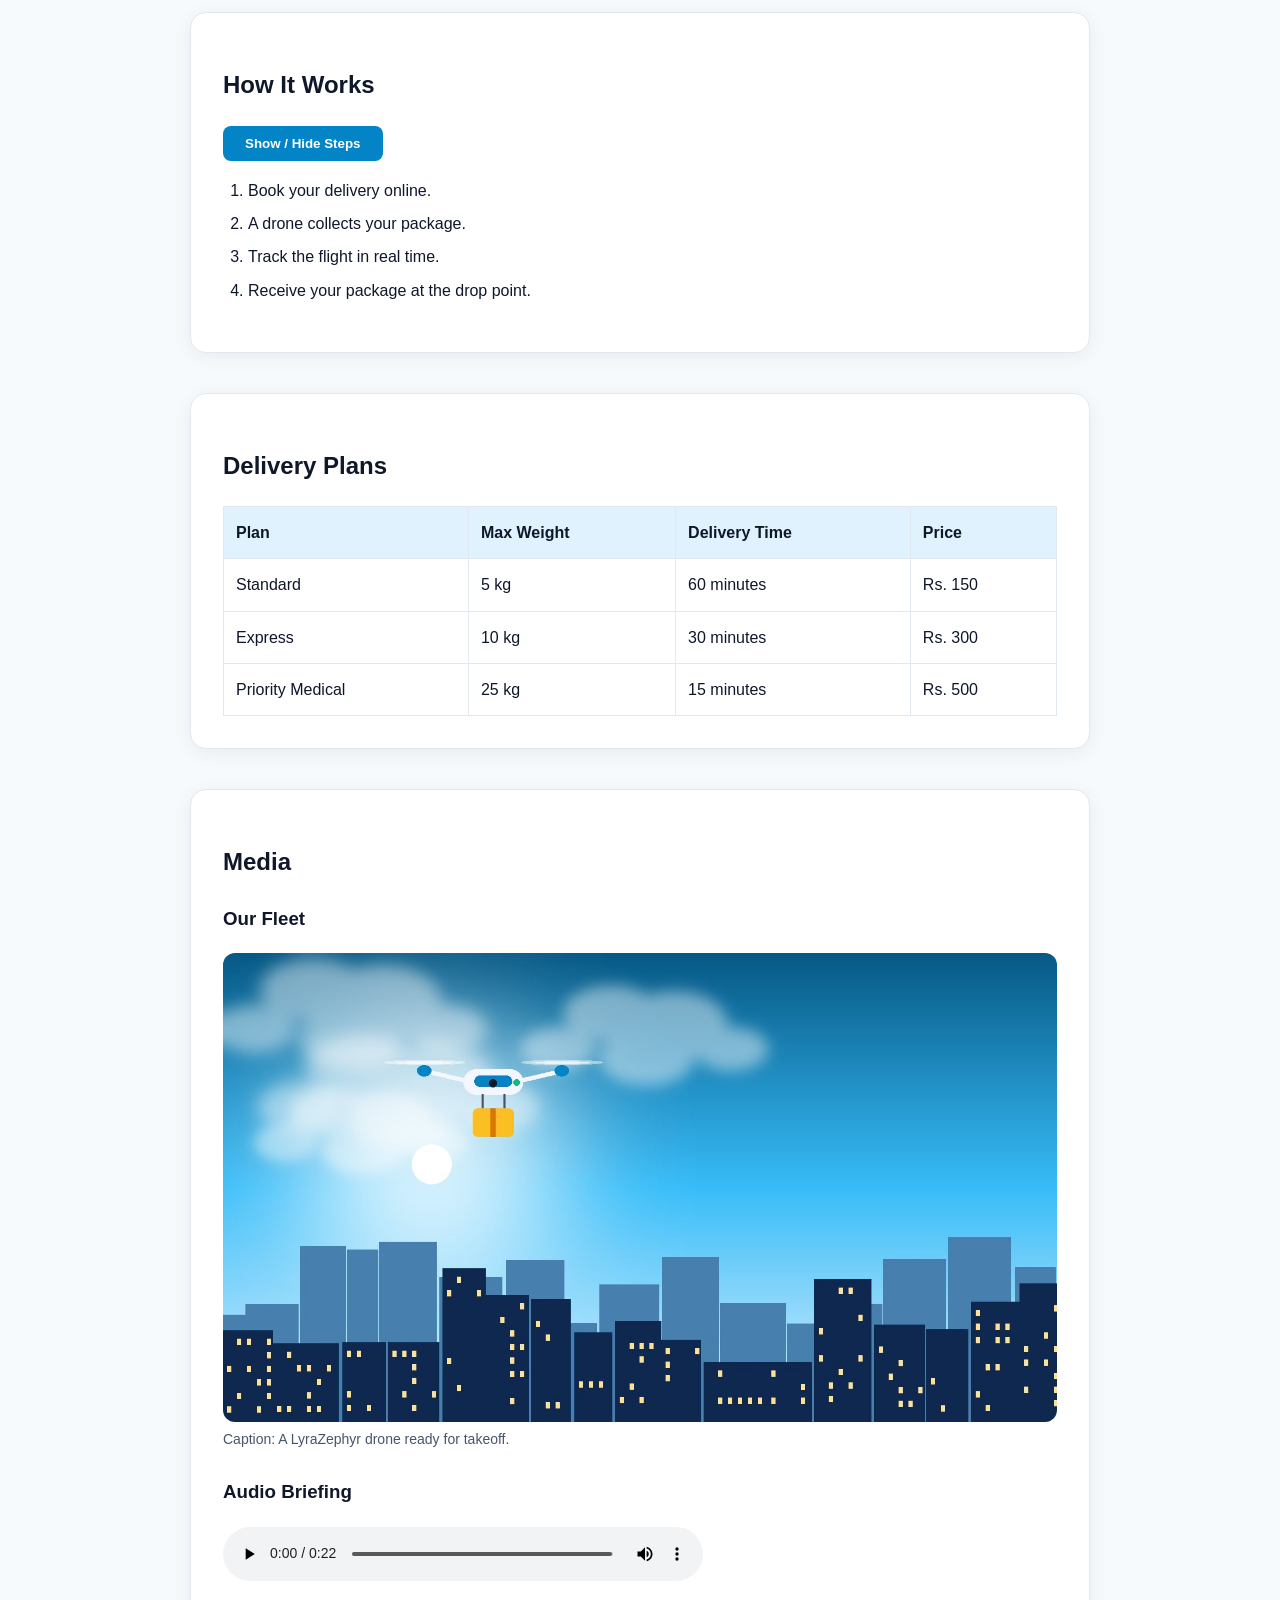
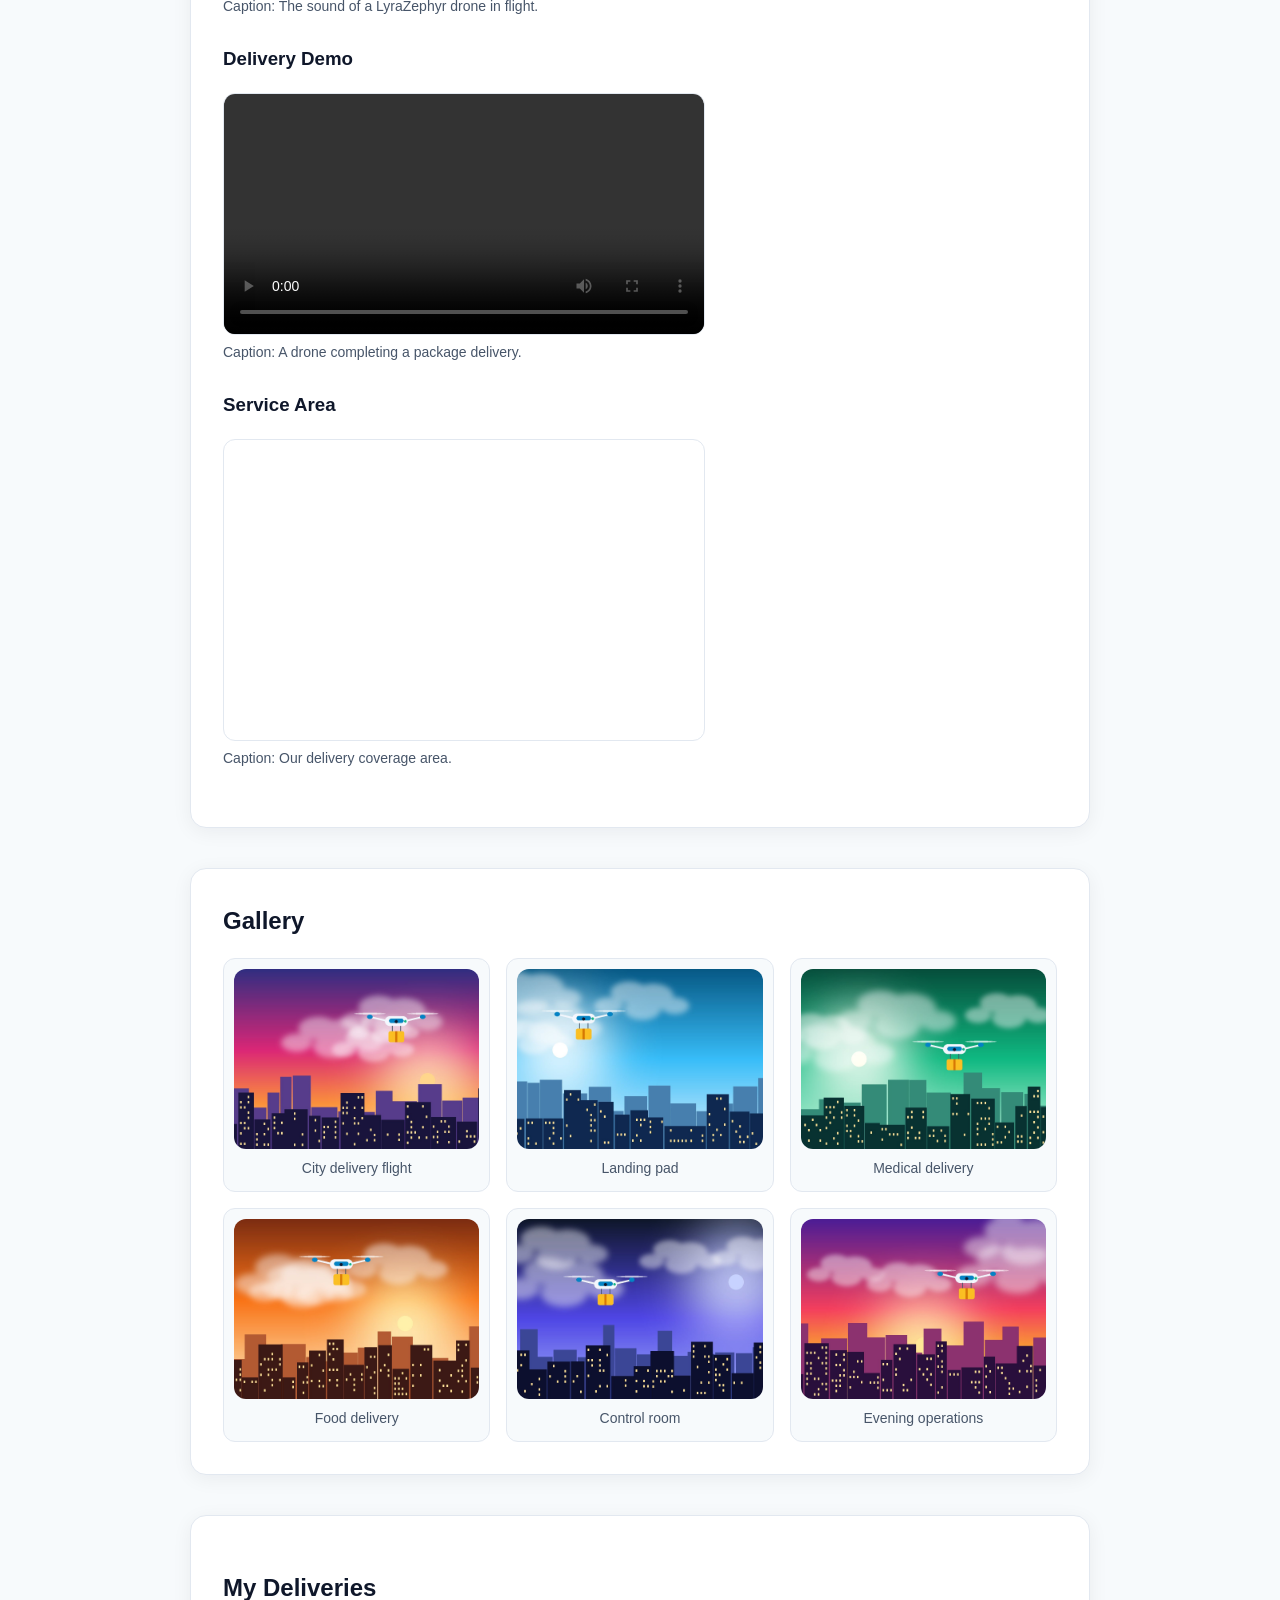
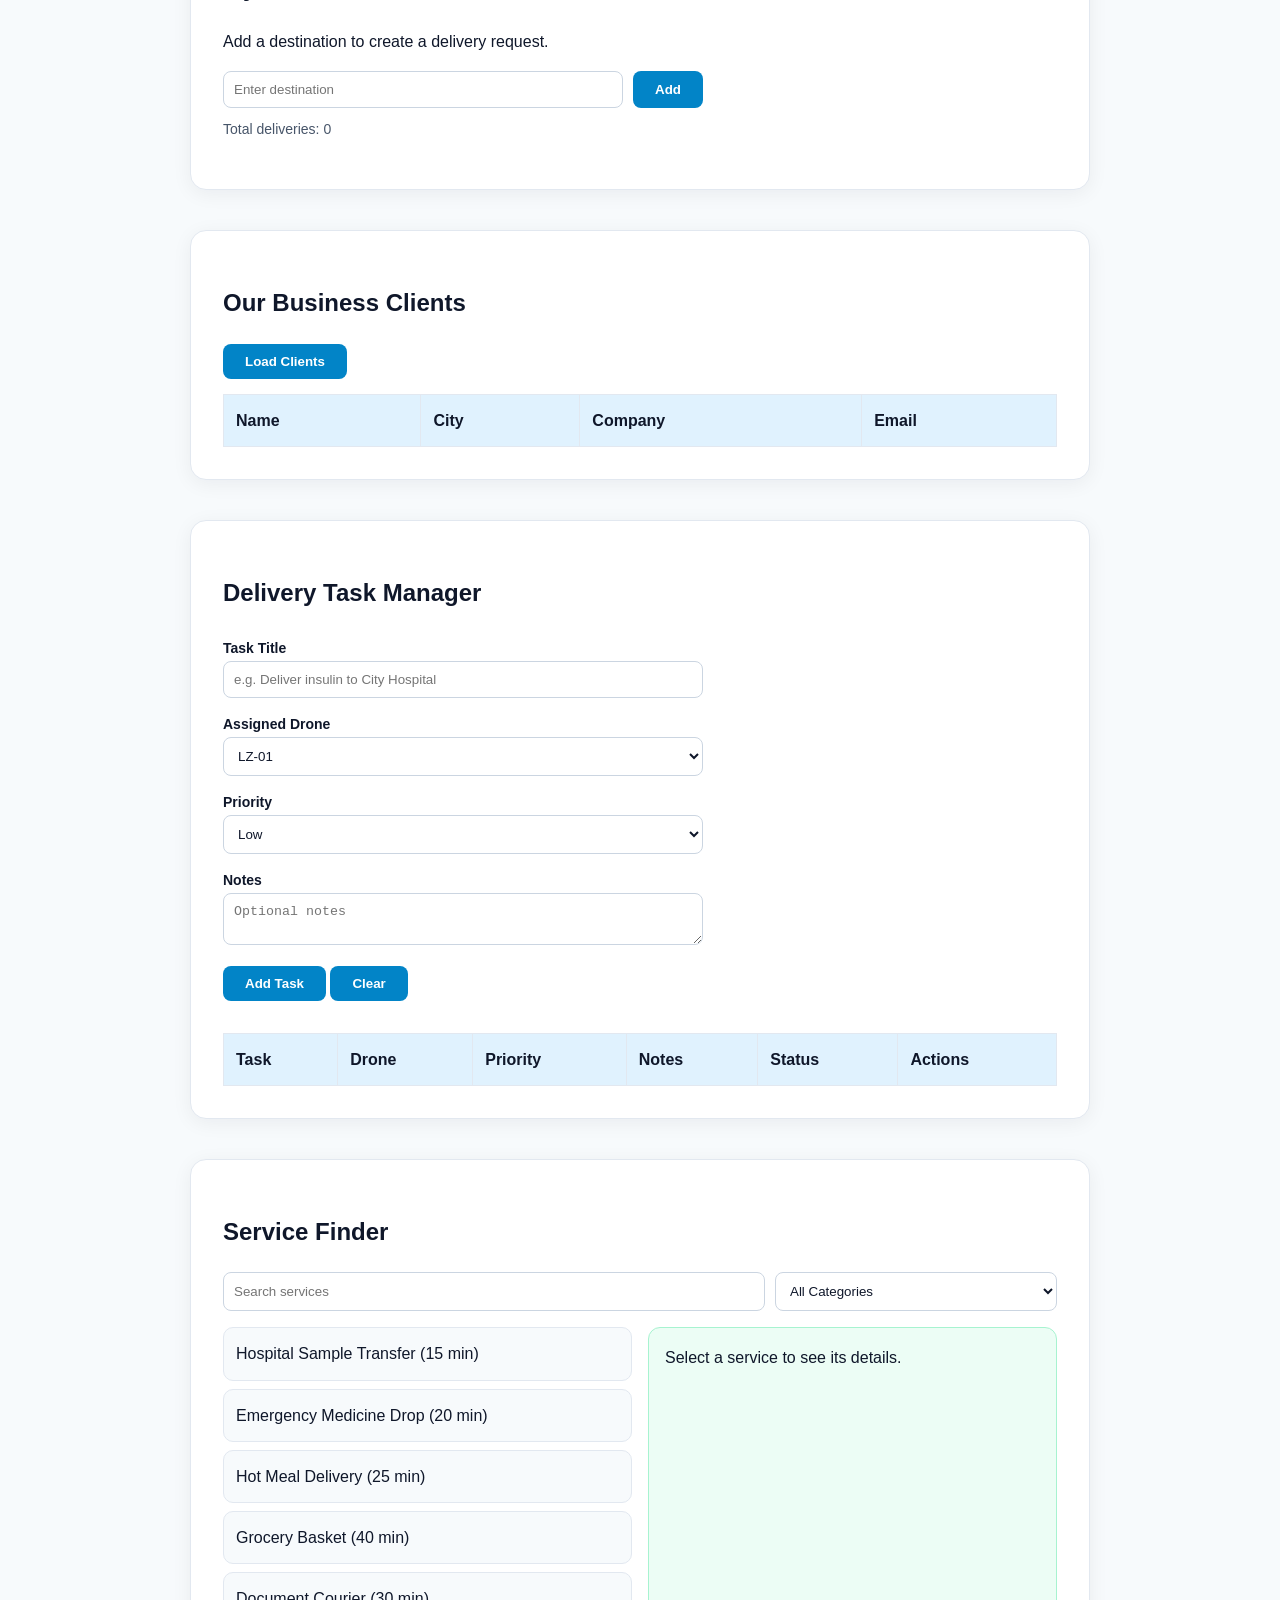
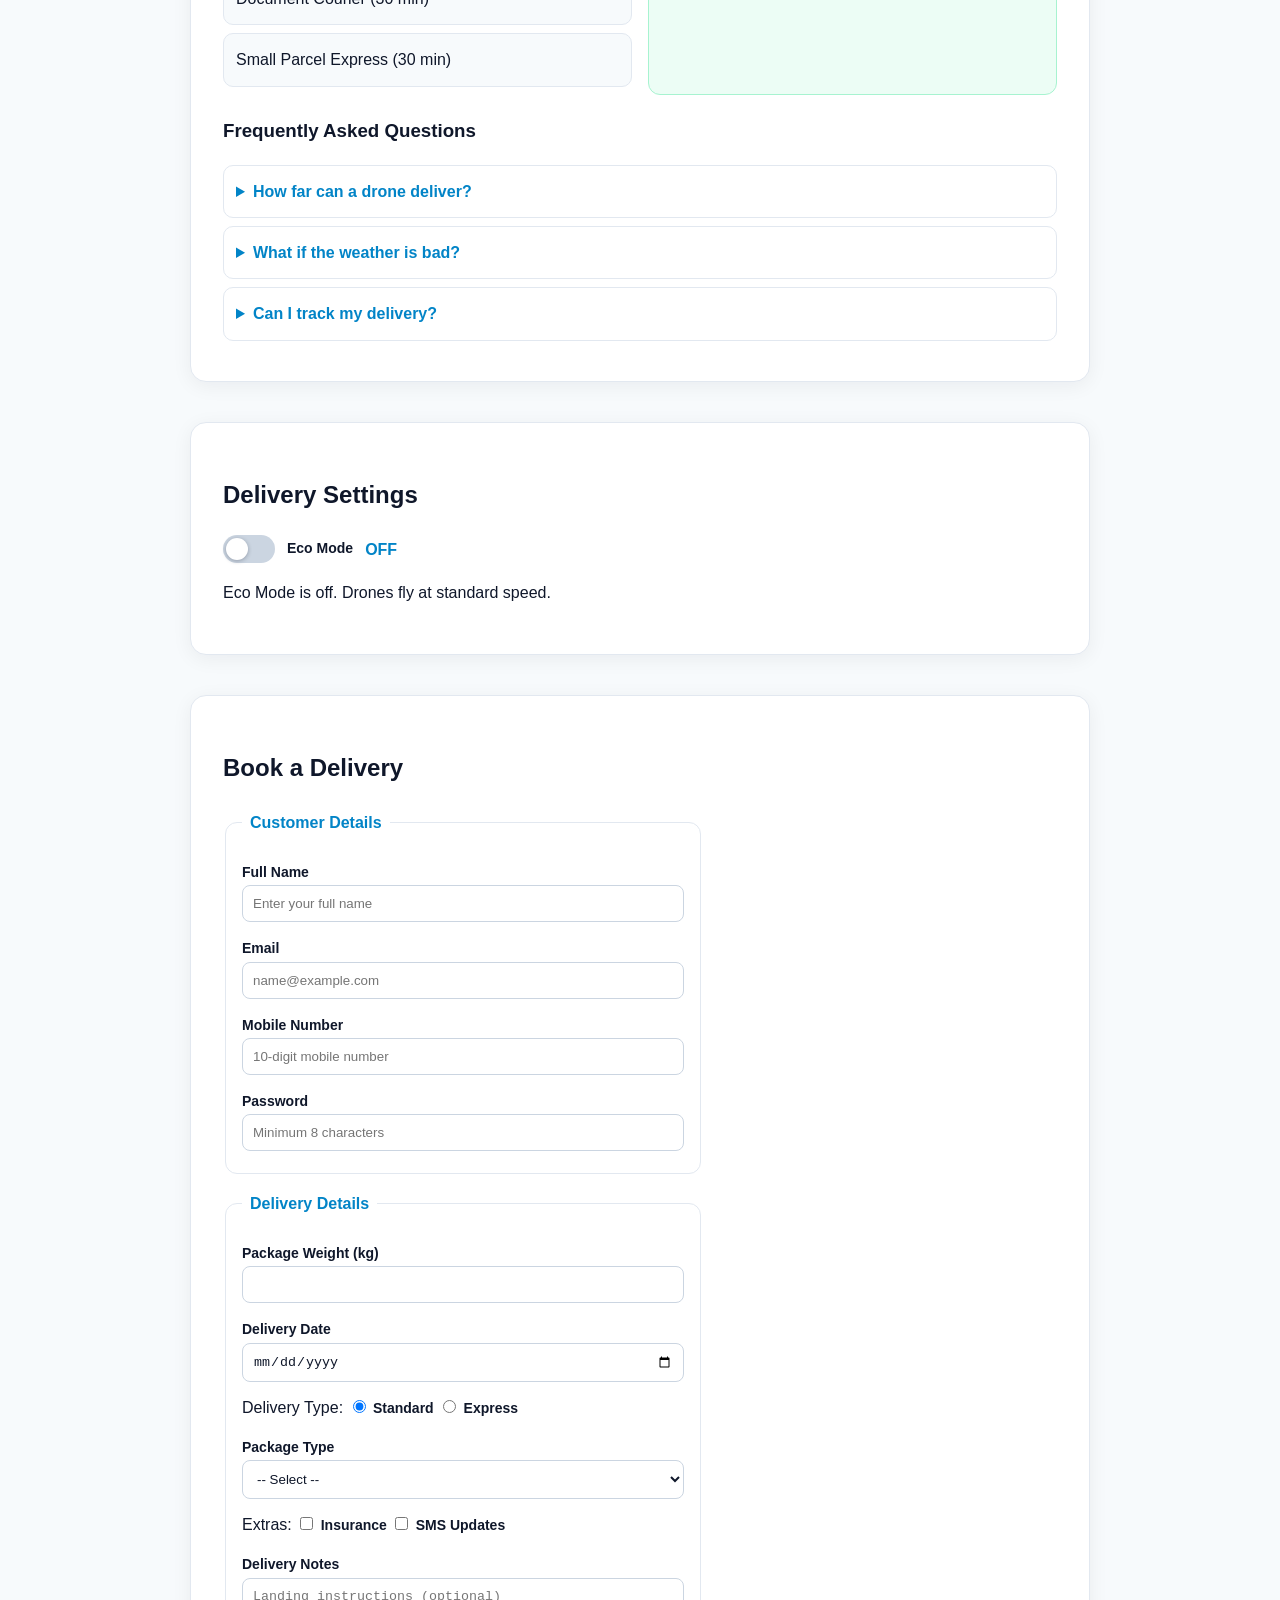
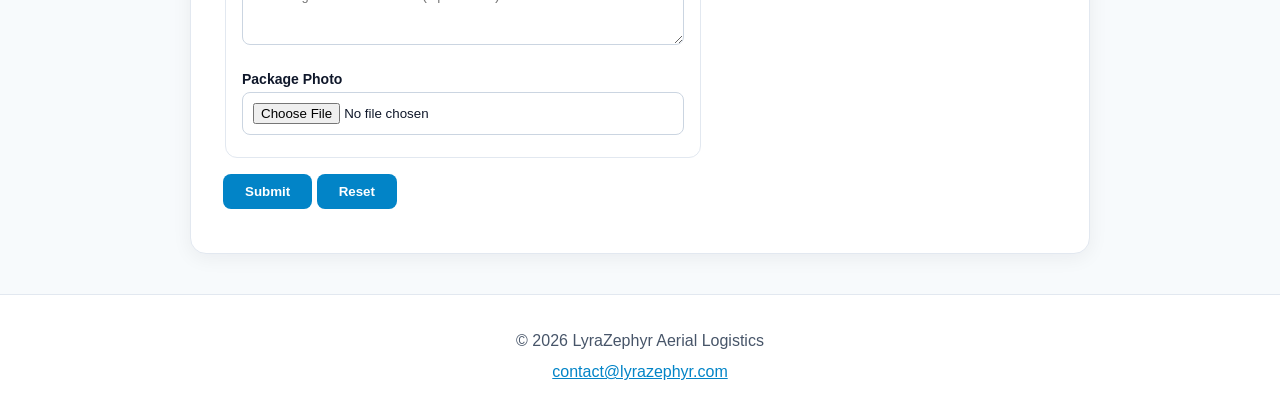
<file: p15/index.html>
<!DOCTYPE html>
<html lang="en">
<head>
<meta charset="UTF-8">
<meta name="viewport" content="width=device-width, initial-scale=1.0">
<title>LyraZephyr Aerial Logistics</title>
<link rel="stylesheet" href="style.css">
</head>
<body>

<header>
<h1>LYRAZEPHYR AERIAL LOGISTICS</h1>
<p>Drone delivery, made simple</p>
</header>

<nav>
<ul>
<li><a href="#home">Home</a></li>
<li><a href="#services">Services</a></li>
<li><a href="#process">How It Works</a></li>
<li><a href="#plans">Plans</a></li>
<li><a href="#media">Media</a></li>
<li><a href="#gallery">Gallery</a></li>
<li><a href="#deliveries">Deliveries</a></li>
<li><a href="#clients">Clients</a></li>
<li><a href="#task-manager">Tasks</a></li>
<li><a href="#finder">Finder</a></li>
<li><a href="#settings">Settings</a></li>
<li><a href="#booking">Book Now</a></li>
</ul>
</nav>

<section id="home">
<img src="images/drone-1.jpg" alt="Delivery drone flying over a city">
<p class="badge">Same-day delivery</p>
<h2>Fast, Safe, Autonomous Delivery</h2>
<p>LyraZephyr Aerial Logistics delivers medical supplies, food and parcels by drone, skipping traffic and cutting delivery times from hours to minutes.</p>
<button id="notify-button">Request Delivery</button>
</section>

<section id="services">
<h2>Our Services</h2>
<article>
<h3>Medical Delivery</h3>
<p>Urgent medicines and lab samples delivered between hospitals and clinics.</p>
<button id="medical-button">More Info</button>
<div class="info-card" id="medical-info">
<span>Available 24/7.</span> Temperature-controlled boxes keep medicines safe.
</div>
</article>
<article>
<h3>Food Delivery</h3>
<p>Hot meals and groceries delivered fresh to your doorstep.</p>
<button id="food-button">More Info</button>
<div class="info-card" id="food-info">
<span>Insulated bags.</span> Meals arrive hot, usually within 30 minutes.
</div>
</article>
<article>
<h3>Parcel Delivery</h3>
<p>Same-day delivery for documents and small packages.</p>
<button id="parcel-button">More Info</button>
<div class="info-card" id="parcel-info">
<span>Up to 5 kg.</span> Every parcel can be tracked in real time.
</div>
</article>
</section>

<section id="process">
<h2>How It Works</h2>
<button id="process-button">Show / Hide Steps</button>
<div class="steps" id="process-steps">
<ol>
<li>Book your delivery online.</li>
<li>A drone collects your package.</li>
<li>Track the flight in real time.</li>
<li>Receive your package at the drop point.</li>
</ol>
</div>
</section>

<section id="plans">
<h2>Delivery Plans</h2>
<table>
<tr>
<th>Plan</th>
<th>Max Weight</th>
<th>Delivery Time</th>
<th>Price</th>
</tr>
<tr>
<td>Standard</td>
<td>5 kg</td>
<td>60 minutes</td>
<td>Rs. 150</td>
</tr>
<tr>
<td>Express</td>
<td>10 kg</td>
<td>30 minutes</td>
<td>Rs. 300</td>
</tr>
<tr>
<td>Priority Medical</td>
<td>25 kg</td>
<td>15 minutes</td>
<td>Rs. 500</td>
</tr>
</table>
</section>

<section id="media">
<h2>Media</h2>

<h3>Our Fleet</h3>
<img src="images/drone-2.jpg" alt="LyraZephyr delivery drone on a landing pad">
<p>Caption: A LyraZephyr drone ready for takeoff.</p>

<h3>Audio Briefing</h3>
<audio controls src="media/briefing.mp3">Your browser does not support audio.</audio>
<p>Caption: The sound of a LyraZephyr drone in flight.</p>

<h3>Delivery Demo</h3>
<video controls width="480" src="media/demo.mp4">Your browser does not support video.</video>
<p>Caption: A drone completing a package delivery.</p>

<h3>Service Area</h3>
<iframe src="https://www.openstreetmap.org/export/embed.html?bbox=76.95%2C10.95%2C77.10%2C11.05&amp;layer=mapnik" width="480" height="300" title="Map of our service area"></iframe>
<p>Caption: Our delivery coverage area.</p>
</section>

<section id="gallery">
<h2>Gallery</h2>
<article>
<img src="images/drone-1.jpg" alt="Drone flying over a city">
<p>City delivery flight</p>
</article>
<article>
<img src="images/drone-2.jpg" alt="Drone on a landing pad">
<p>Landing pad</p>
</article>
<article>
<img src="images/drone-3.jpg" alt="Drone carrying a medical package">
<p>Medical delivery</p>
</article>
<article>
<img src="images/drone-4.jpg" alt="Drone delivering food">
<p>Food delivery</p>
</article>
<article>
<img src="images/drone-5.jpg" alt="Drone control room">
<p>Control room</p>
</article>
<article>
<img src="images/drone-6.jpg" alt="Drone at sunset">
<p>Evening operations</p>
</article>
</section>

<section id="deliveries">
<h2>My Deliveries</h2>
<p>Add a destination to create a delivery request.</p>
<div class="delivery-input">
<input type="text" id="destination" placeholder="Enter destination">
<button id="add-button">Add</button>
</div>
<p id="delivery-message"></p>
<p id="delivery-count">Total deliveries: 0</p>
<ul id="delivery-list"></ul>
</section>

<section id="clients">
<h2>Our Business Clients</h2>
<div class="load-bar">
<button id="load-button">Load Clients</button>
<p id="status-message"></p>
</div>
<div class="table-scroll">
<table>
<thead>
<tr>
<th>Name</th>
<th>City</th>
<th>Company</th>
<th>Email</th>
</tr>
</thead>
<tbody id="client-table-body"></tbody>
</table>
</div>
</section>

<section id="task-manager">
<h2>Delivery Task Manager</h2>
<form id="task-form">
<p>
<label for="task-title">Task Title</label>
<input type="text" id="task-title" placeholder="e.g. Deliver insulin to City Hospital" required>
</p>
<p>
<label for="task-drone">Assigned Drone</label>
<select id="task-drone">
<option value="LZ-01">LZ-01</option>
<option value="LZ-02">LZ-02</option>
<option value="LZ-03">LZ-03</option>
</select>
</p>
<p>
<label for="task-priority">Priority</label>
<select id="task-priority">
<option value="Low">Low</option>
<option value="Medium">Medium</option>
<option value="High">High</option>
</select>
</p>
<p>
<label for="task-notes">Notes</label>
<textarea id="task-notes" rows="2" maxlength="100" placeholder="Optional notes"></textarea>
</p>
<p>
<button type="submit" id="task-save-button">Add Task</button>
<button type="reset">Clear</button>
</p>
</form>

<div class="table-scroll">
<table>
<thead>
<tr>
<th>Task</th>
<th>Drone</th>
<th>Priority</th>
<th>Notes</th>
<th>Status</th>
<th>Actions</th>
</tr>
</thead>
<tbody id="task-table-body"></tbody>
</table>
</div>
</section>

<section id="finder">
<h2>Service Finder</h2>
<div class="finder-controls">
<input type="text" id="search-input" placeholder="Search services">
<select id="category-select">
<option value="all">All Categories</option>
<option value="medical">Medical</option>
<option value="food">Food</option>
<option value="parcel">Parcel</option>
</select>
</div>

<div class="finder-results">
<ul id="service-list"></ul>
<div id="service-details">Select a service to see its details.</div>
</div>

<h3>Frequently Asked Questions</h3>
<details>
<summary>How far can a drone deliver?</summary>
<p>Our drones cover a radius of up to 25 km from the nearest hub.</p>
</details>
<details>
<summary>What if the weather is bad?</summary>
<p>Flights are paused during heavy rain or strong wind and resume when it is safe.</p>
</details>
<details>
<summary>Can I track my delivery?</summary>
<p>Yes, every flight can be tracked in real time.</p>
</details>
</section>

<section id="settings">
<h2>Delivery Settings</h2>
<div class="toggle-switch">
<input type="checkbox" id="eco-toggle">
<label for="eco-toggle">Eco Mode</label>
<span id="eco-state">OFF</span>
</div>
<p id="eco-message">Eco Mode is off. Drones fly at standard speed.</p>
</section>

<section id="booking">
<h2>Book a Delivery</h2>
<form id="booking-form" novalidate>

<fieldset>
<legend>Customer Details</legend>
<p>
<label for="fullname">Full Name</label>
<input type="text" id="fullname" name="fullname" placeholder="Enter your full name" required minlength="3" maxlength="40" pattern="[A-Za-z ]+">
</p>
<p class="error" id="fullname-error"></p>

<p>
<label for="email">Email</label>
<input type="email" id="email" name="email" placeholder="name@example.com" required>
</p>
<p class="error" id="email-error"></p>

<p>
<label for="phone">Mobile Number</label>
<input type="tel" id="phone" name="phone" placeholder="10-digit mobile number" required maxlength="10" pattern="[6-9][0-9]{9}">
</p>
<p class="error" id="phone-error"></p>

<p>
<label for="password">Password</label>
<input type="password" id="password" name="password" placeholder="Minimum 8 characters" required minlength="8" maxlength="20" pattern="(?=.*[A-Za-z])(?=.*[0-9]).{8,20}">
</p>
<p class="error" id="password-error"></p>
</fieldset>

<fieldset>
<legend>Delivery Details</legend>
<p>
<label for="weight">Package Weight (kg)</label>
<input type="number" id="weight" name="weight" min="1" max="25" required>
</p>
<p class="error" id="weight-error"></p>

<p>
<label for="date">Delivery Date</label>
<input type="date" id="date" name="date" required>
</p>
<p class="error" id="date-error"></p>

<p>
Delivery Type:
<input type="radio" id="standard" name="delivery" value="standard" checked>
<label for="standard">Standard</label>
<input type="radio" id="express" name="delivery" value="express">
<label for="express">Express</label>
</p>

<p>
<label for="package">Package Type</label>
<select id="package" name="package" required>
<option value="">-- Select --</option>
<option value="medical">Medical Supplies</option>
<option value="food">Food</option>
<option value="documents">Documents</option>
<option value="parcel">General Parcel</option>
</select>
</p>
<p class="error" id="package-error"></p>

<p>
Extras:
<input type="checkbox" id="insurance" name="extras" value="insurance">
<label for="insurance">Insurance</label>
<input type="checkbox" id="sms" name="extras" value="sms">
<label for="sms">SMS Updates</label>
</p>

<p>
<label for="notes">Delivery Notes</label>
<textarea id="notes" name="notes" rows="3" maxlength="200" placeholder="Landing instructions (optional)"></textarea>
</p>

<p>
<label for="photo">Package Photo</label>
<input type="file" id="photo" name="photo" accept="image/*">
</p>
</fieldset>

<p>
<button type="submit">Submit</button>
<button type="reset">Reset</button>
</p>
<p class="success" id="form-success"></p>
</form>
</section>

<a class="fixed-book" href="#booking">Book Now</a>

<div class="notification" id="notification">
<span>Request received.</span> Our team will contact you shortly.
</div>

<footer>
<p>&copy; 2026 LyraZephyr Aerial Logistics</p>
<p><a href="mailto:contact@lyrazephyr.com">contact@lyrazephyr.com</a></p>
</footer>

<script src="script.js"></script>
</body>
</html>
</file>
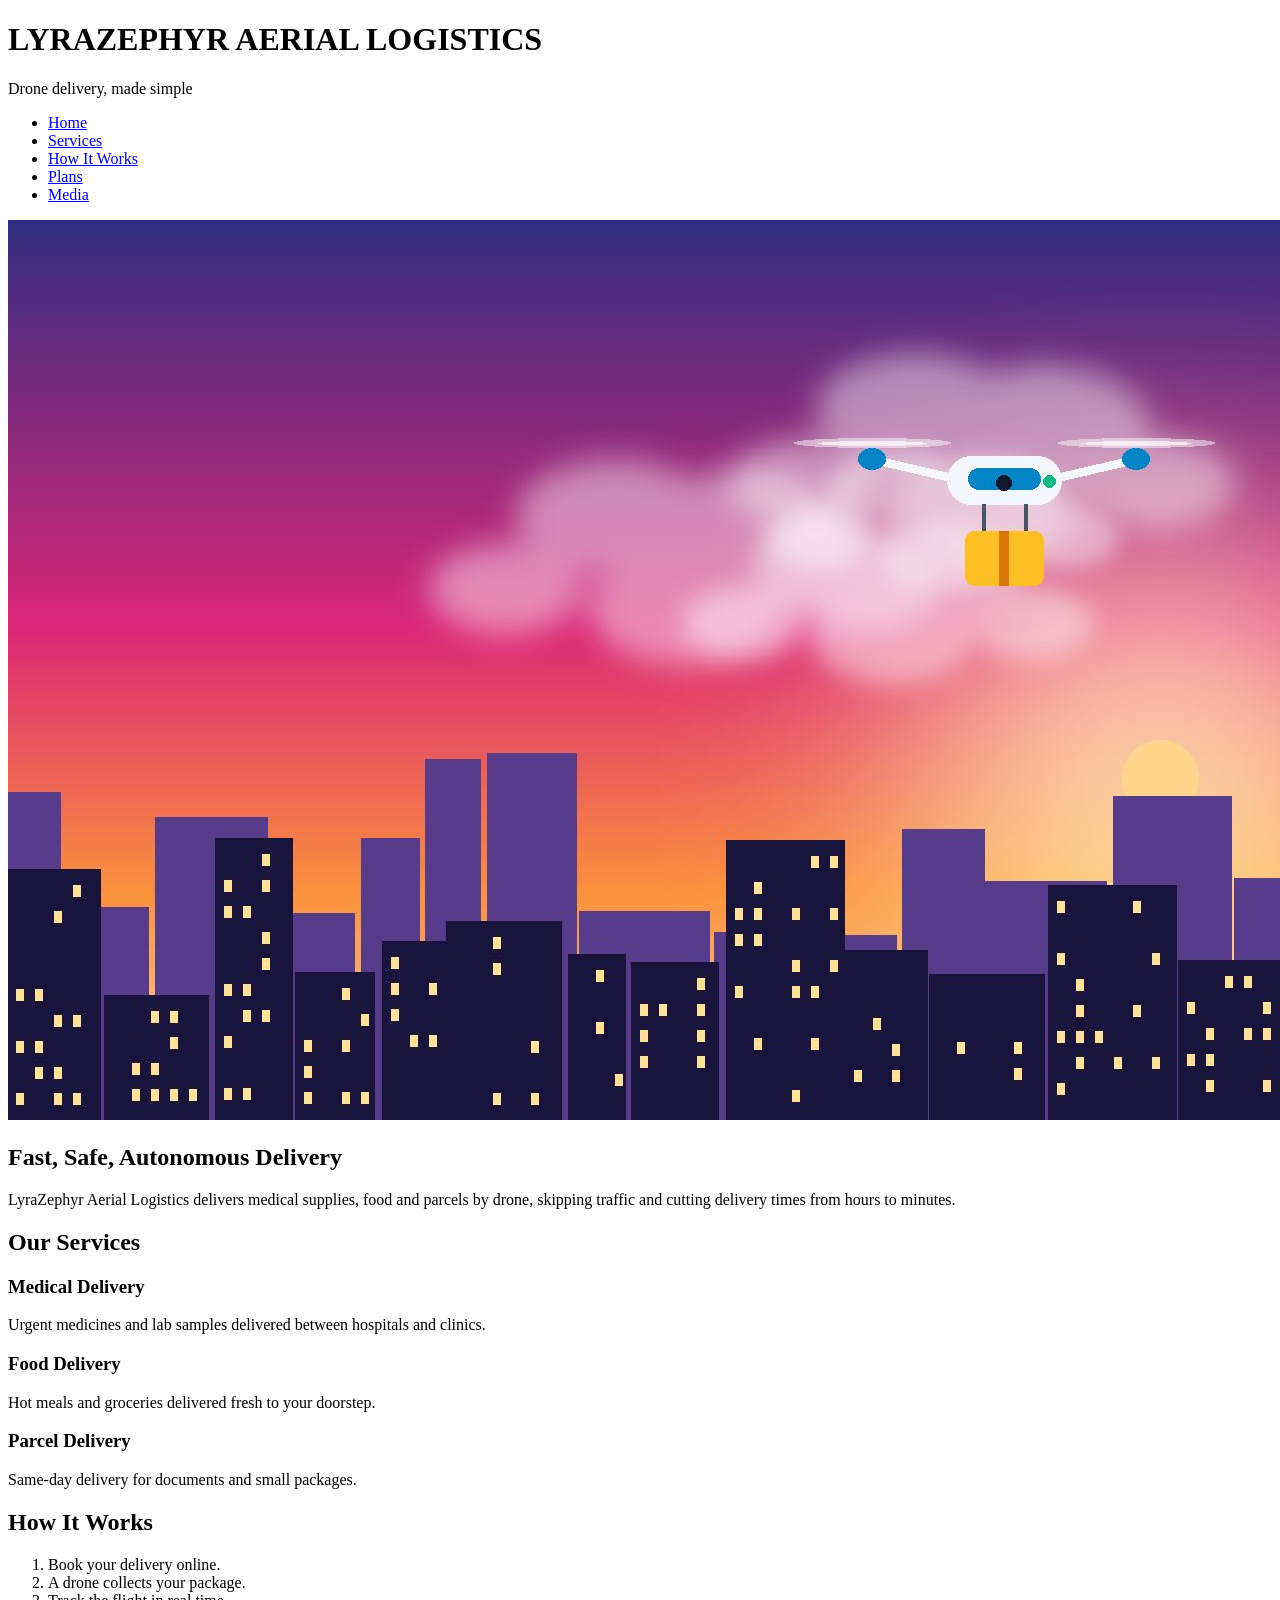
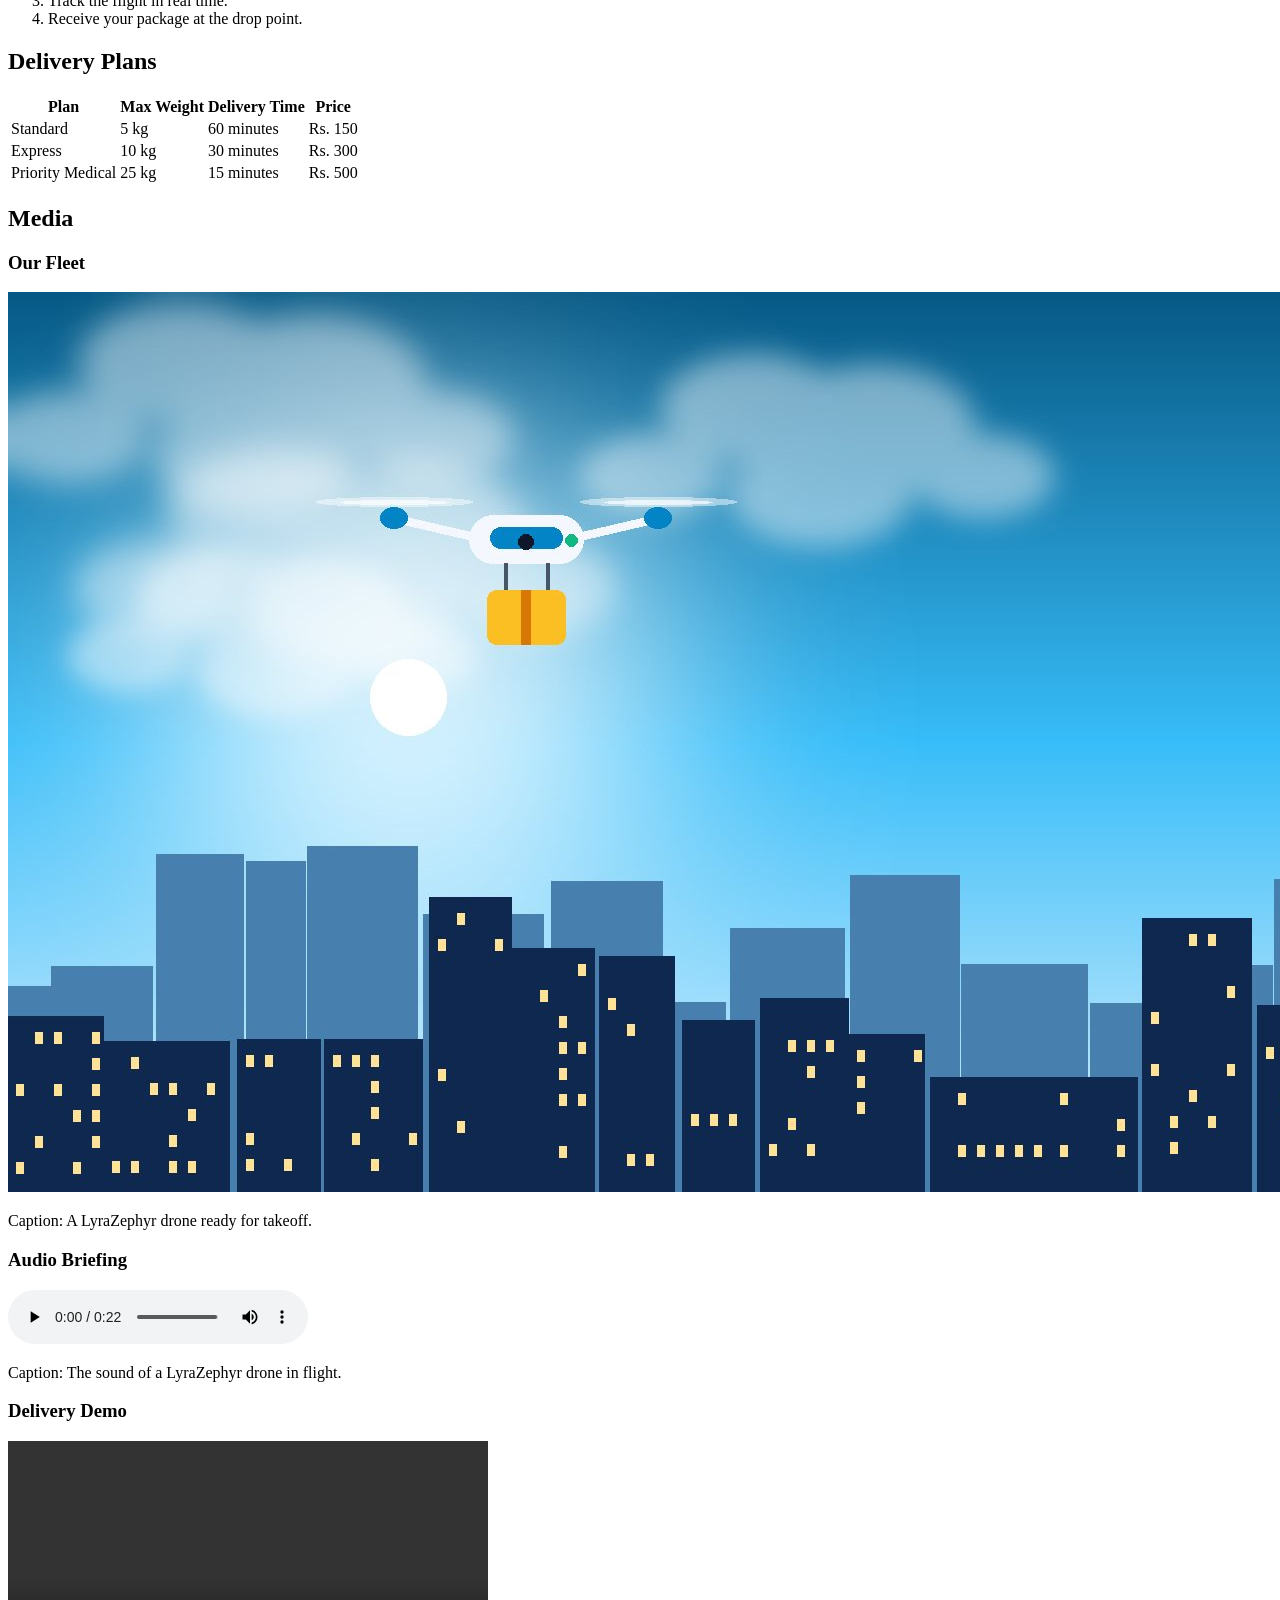
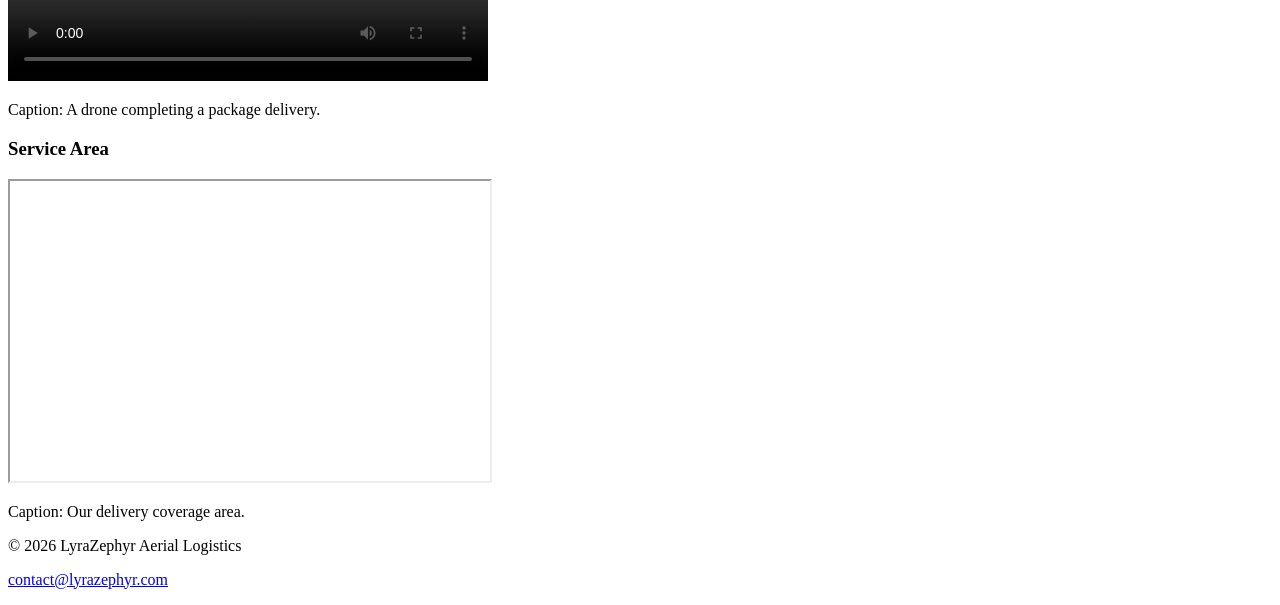
<file: p2/index.html>
<!DOCTYPE html>
<html lang="en">
<head>
<meta charset="UTF-8">
<title>LyraZephyr Aerial Logistics</title>
</head>
<body>

<header>
<h1>LYRAZEPHYR AERIAL LOGISTICS</h1>
<p>Drone delivery, made simple</p>
</header>

<nav>
<ul>
<li><a href="#home">Home</a></li>
<li><a href="#services">Services</a></li>
<li><a href="#process">How It Works</a></li>
<li><a href="#plans">Plans</a></li>
<li><a href="#media">Media</a></li>
</ul>
</nav>

<section id="home">
<img src="images/drone-1.jpg" alt="Delivery drone flying over a city">
<h2>Fast, Safe, Autonomous Delivery</h2>
<p>LyraZephyr Aerial Logistics delivers medical supplies, food and parcels by drone, skipping traffic and cutting delivery times from hours to minutes.</p>
</section>

<section id="services">
<h2>Our Services</h2>
<article>
<h3>Medical Delivery</h3>
<p>Urgent medicines and lab samples delivered between hospitals and clinics.</p>
</article>
<article>
<h3>Food Delivery</h3>
<p>Hot meals and groceries delivered fresh to your doorstep.</p>
</article>
<article>
<h3>Parcel Delivery</h3>
<p>Same-day delivery for documents and small packages.</p>
</article>
</section>

<section id="process">
<h2>How It Works</h2>
<ol>
<li>Book your delivery online.</li>
<li>A drone collects your package.</li>
<li>Track the flight in real time.</li>
<li>Receive your package at the drop point.</li>
</ol>
</section>

<section id="plans">
<h2>Delivery Plans</h2>
<table>
<tr>
<th>Plan</th>
<th>Max Weight</th>
<th>Delivery Time</th>
<th>Price</th>
</tr>
<tr>
<td>Standard</td>
<td>5 kg</td>
<td>60 minutes</td>
<td>Rs. 150</td>
</tr>
<tr>
<td>Express</td>
<td>10 kg</td>
<td>30 minutes</td>
<td>Rs. 300</td>
</tr>
<tr>
<td>Priority Medical</td>
<td>25 kg</td>
<td>15 minutes</td>
<td>Rs. 500</td>
</tr>
</table>
</section>

<section id="media">
<h2>Media</h2>

<h3>Our Fleet</h3>
<img src="images/drone-2.jpg" alt="LyraZephyr delivery drone on a landing pad">
<p>Caption: A LyraZephyr drone ready for takeoff.</p>

<h3>Audio Briefing</h3>
<audio controls src="media/briefing.mp3">Your browser does not support audio.</audio>
<p>Caption: The sound of a LyraZephyr drone in flight.</p>

<h3>Delivery Demo</h3>
<video controls width="480" src="media/demo.mp4">Your browser does not support video.</video>
<p>Caption: A drone completing a package delivery.</p>

<h3>Service Area</h3>
<iframe src="https://www.openstreetmap.org/export/embed.html?bbox=76.95%2C10.95%2C77.10%2C11.05&amp;layer=mapnik" width="480" height="300" title="Map of our service area"></iframe>
<p>Caption: Our delivery coverage area.</p>
</section>

<footer>
<p>&copy; 2026 LyraZephyr Aerial Logistics</p>
<p><a href="mailto:contact@lyrazephyr.com">contact@lyrazephyr.com</a></p>
</footer>

</body>
</html>
</file>
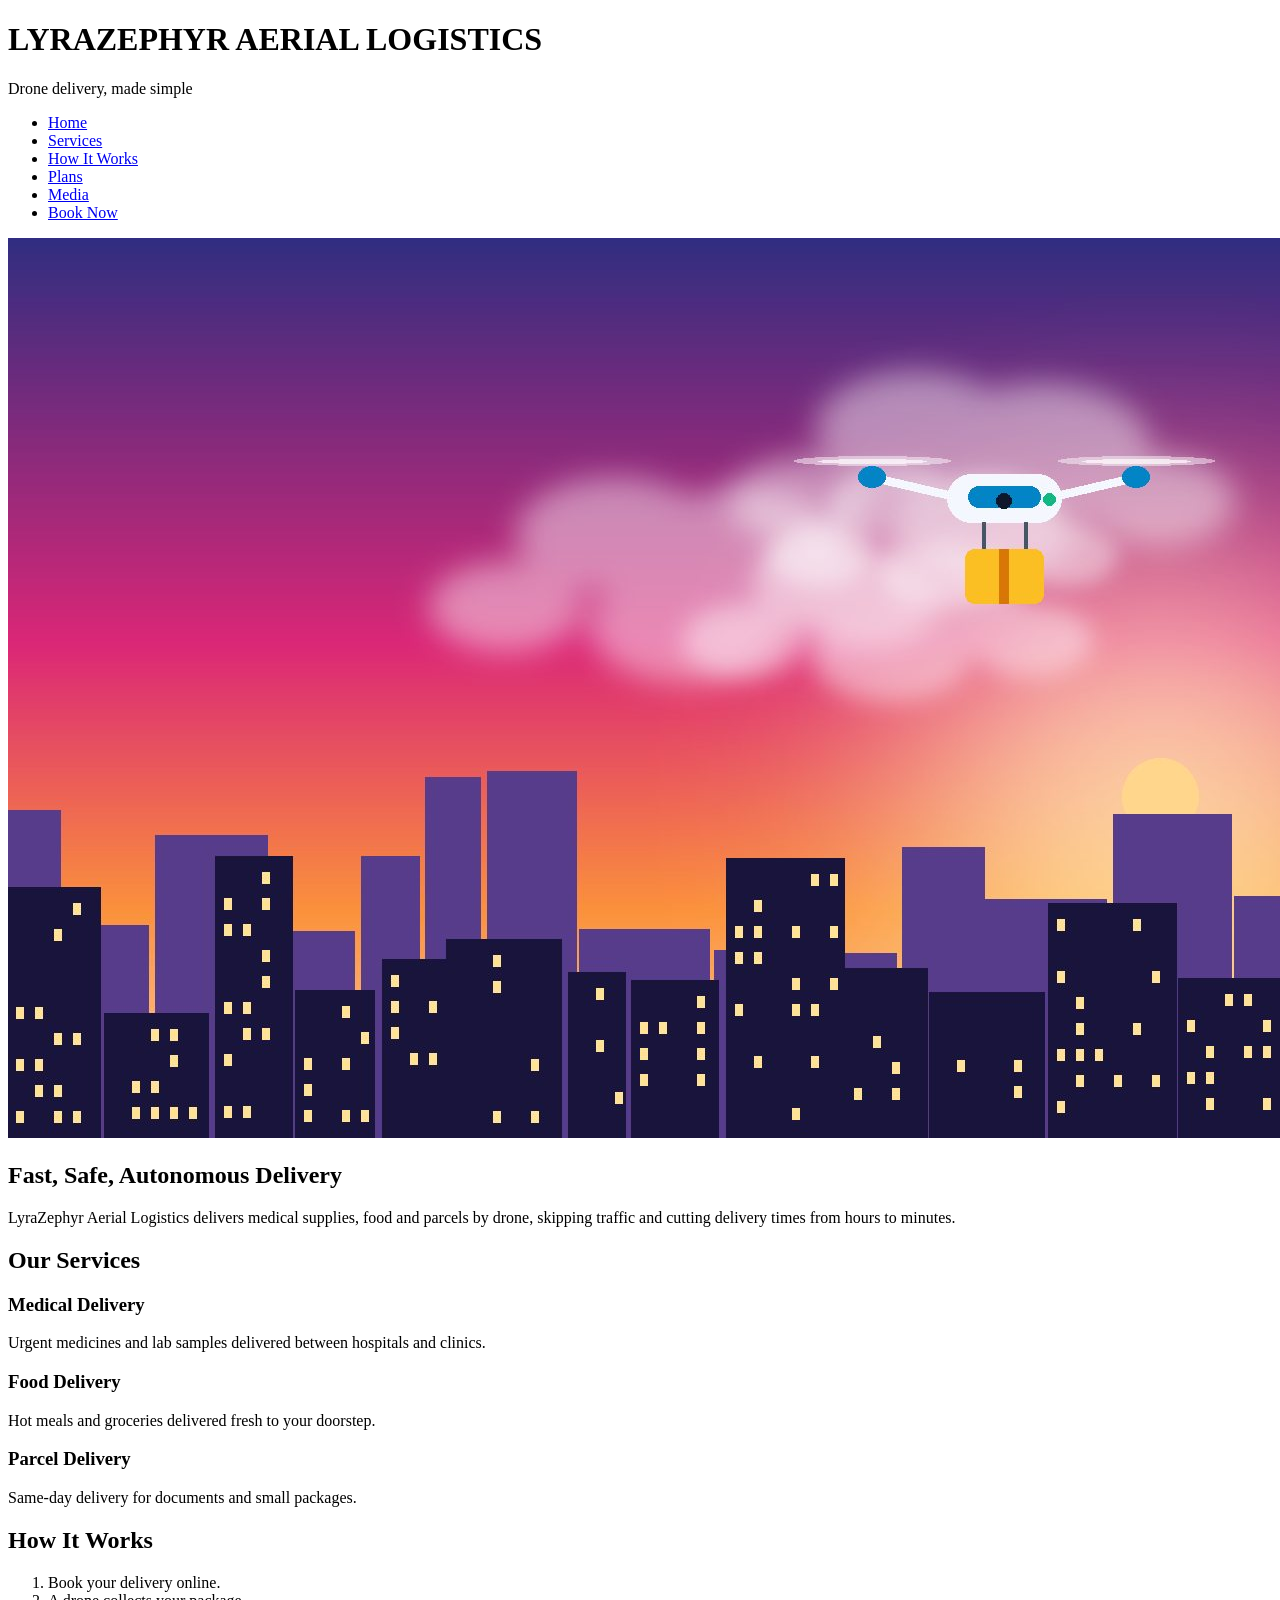
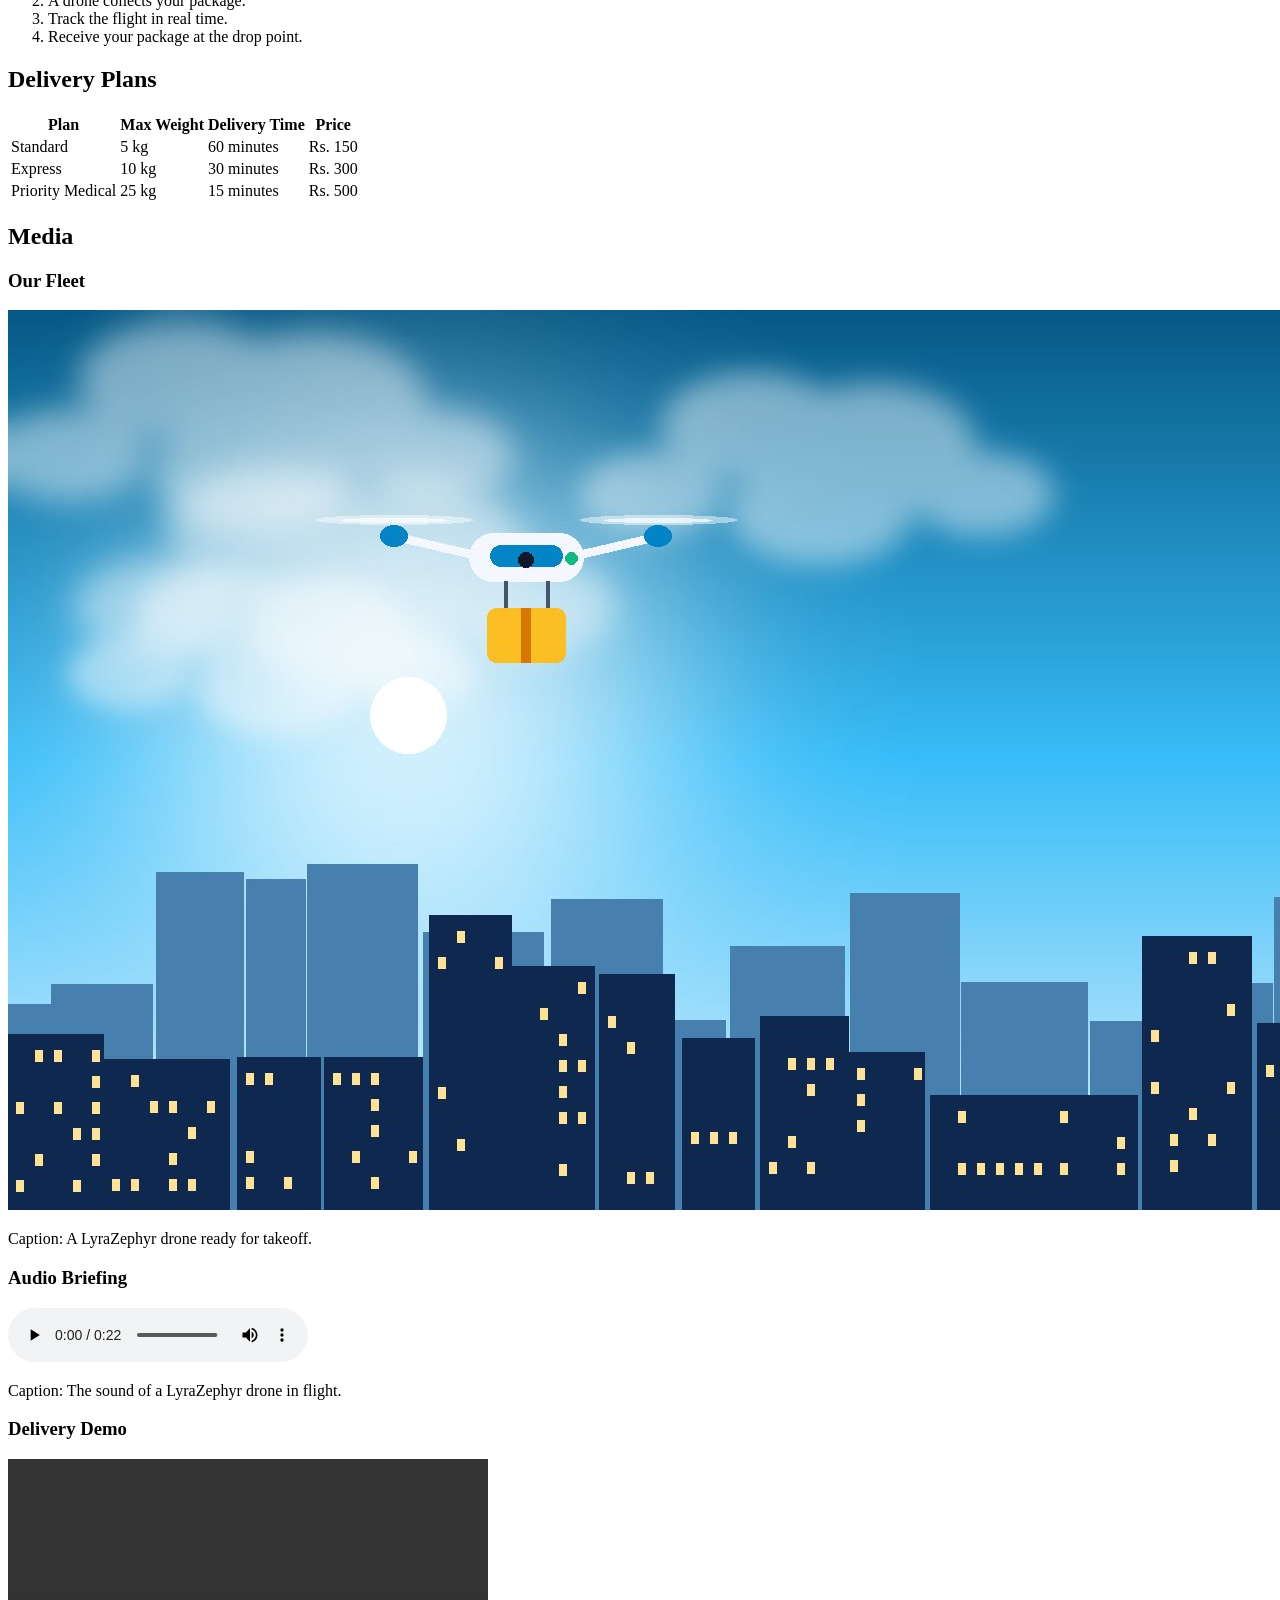
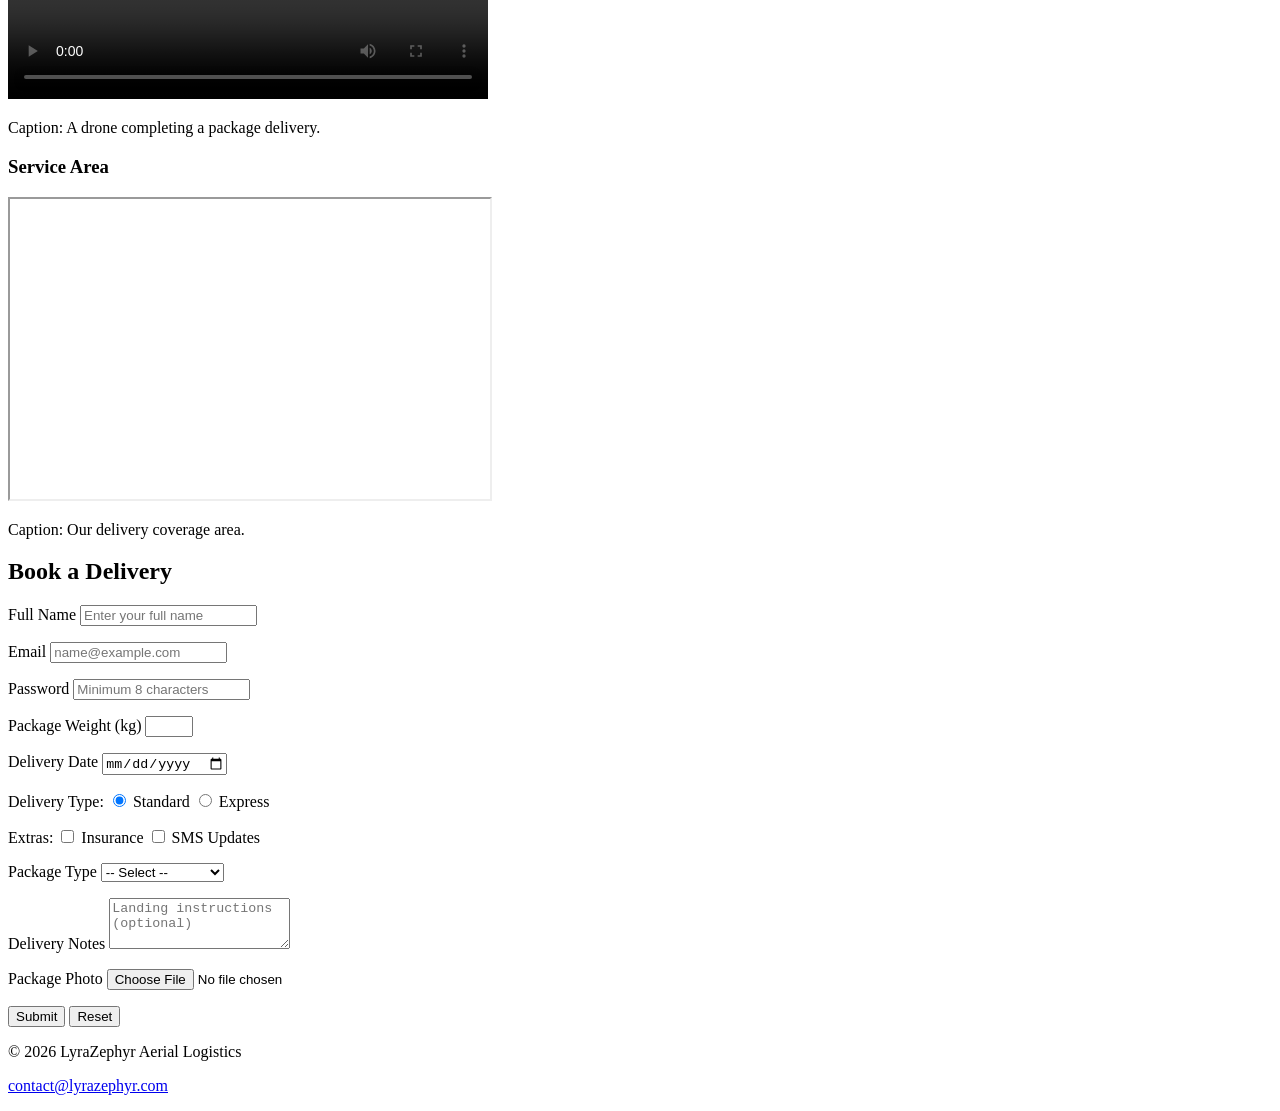
<file: p3/index.html>
<!DOCTYPE html>
<html lang="en">
<head>
<meta charset="UTF-8">
<title>LyraZephyr Aerial Logistics</title>
</head>
<body>

<header>
<h1>LYRAZEPHYR AERIAL LOGISTICS</h1>
<p>Drone delivery, made simple</p>
</header>

<nav>
<ul>
<li><a href="#home">Home</a></li>
<li><a href="#services">Services</a></li>
<li><a href="#process">How It Works</a></li>
<li><a href="#plans">Plans</a></li>
<li><a href="#media">Media</a></li>
<li><a href="#booking">Book Now</a></li>
</ul>
</nav>

<section id="home">
<img src="images/drone-1.jpg" alt="Delivery drone flying over a city">
<h2>Fast, Safe, Autonomous Delivery</h2>
<p>LyraZephyr Aerial Logistics delivers medical supplies, food and parcels by drone, skipping traffic and cutting delivery times from hours to minutes.</p>
</section>

<section id="services">
<h2>Our Services</h2>
<article>
<h3>Medical Delivery</h3>
<p>Urgent medicines and lab samples delivered between hospitals and clinics.</p>
</article>
<article>
<h3>Food Delivery</h3>
<p>Hot meals and groceries delivered fresh to your doorstep.</p>
</article>
<article>
<h3>Parcel Delivery</h3>
<p>Same-day delivery for documents and small packages.</p>
</article>
</section>

<section id="process">
<h2>How It Works</h2>
<ol>
<li>Book your delivery online.</li>
<li>A drone collects your package.</li>
<li>Track the flight in real time.</li>
<li>Receive your package at the drop point.</li>
</ol>
</section>

<section id="plans">
<h2>Delivery Plans</h2>
<table>
<tr>
<th>Plan</th>
<th>Max Weight</th>
<th>Delivery Time</th>
<th>Price</th>
</tr>
<tr>
<td>Standard</td>
<td>5 kg</td>
<td>60 minutes</td>
<td>Rs. 150</td>
</tr>
<tr>
<td>Express</td>
<td>10 kg</td>
<td>30 minutes</td>
<td>Rs. 300</td>
</tr>
<tr>
<td>Priority Medical</td>
<td>25 kg</td>
<td>15 minutes</td>
<td>Rs. 500</td>
</tr>
</table>
</section>

<section id="media">
<h2>Media</h2>

<h3>Our Fleet</h3>
<img src="images/drone-2.jpg" alt="LyraZephyr delivery drone on a landing pad">
<p>Caption: A LyraZephyr drone ready for takeoff.</p>

<h3>Audio Briefing</h3>
<audio controls src="media/briefing.mp3">Your browser does not support audio.</audio>
<p>Caption: The sound of a LyraZephyr drone in flight.</p>

<h3>Delivery Demo</h3>
<video controls width="480" src="media/demo.mp4">Your browser does not support video.</video>
<p>Caption: A drone completing a package delivery.</p>

<h3>Service Area</h3>
<iframe src="https://www.openstreetmap.org/export/embed.html?bbox=76.95%2C10.95%2C77.10%2C11.05&amp;layer=mapnik" width="480" height="300" title="Map of our service area"></iframe>
<p>Caption: Our delivery coverage area.</p>
</section>

<section id="booking">
<h2>Book a Delivery</h2>
<form>
<p>
<label for="fullname">Full Name</label>
<input type="text" id="fullname" name="fullname" placeholder="Enter your full name" required minlength="3">
</p>
<p>
<label for="email">Email</label>
<input type="email" id="email" name="email" placeholder="name@example.com" required>
</p>
<p>
<label for="password">Password</label>
<input type="password" id="password" name="password" placeholder="Minimum 8 characters" required minlength="8">
</p>
<p>
<label for="weight">Package Weight (kg)</label>
<input type="number" id="weight" name="weight" min="1" max="25" required>
</p>
<p>
<label for="date">Delivery Date</label>
<input type="date" id="date" name="date" required>
</p>
<p>
Delivery Type:
<input type="radio" id="standard" name="delivery" value="standard" checked>
<label for="standard">Standard</label>
<input type="radio" id="express" name="delivery" value="express">
<label for="express">Express</label>
</p>
<p>
Extras:
<input type="checkbox" id="insurance" name="extras" value="insurance">
<label for="insurance">Insurance</label>
<input type="checkbox" id="sms" name="extras" value="sms">
<label for="sms">SMS Updates</label>
</p>
<p>
<label for="package">Package Type</label>
<select id="package" name="package" required>
<option value="">-- Select --</option>
<option value="medical">Medical Supplies</option>
<option value="food">Food</option>
<option value="documents">Documents</option>
<option value="parcel">General Parcel</option>
</select>
</p>
<p>
<label for="notes">Delivery Notes</label>
<textarea id="notes" name="notes" rows="3" maxlength="200" placeholder="Landing instructions (optional)"></textarea>
</p>
<p>
<label for="photo">Package Photo</label>
<input type="file" id="photo" name="photo" accept="image/*">
</p>
<p>
<button type="submit">Submit</button>
<button type="reset">Reset</button>
</p>
</form>
</section>

<footer>
<p>&copy; 2026 LyraZephyr Aerial Logistics</p>
<p><a href="mailto:contact@lyrazephyr.com">contact@lyrazephyr.com</a></p>
</footer>

</body>
</html>
</file>
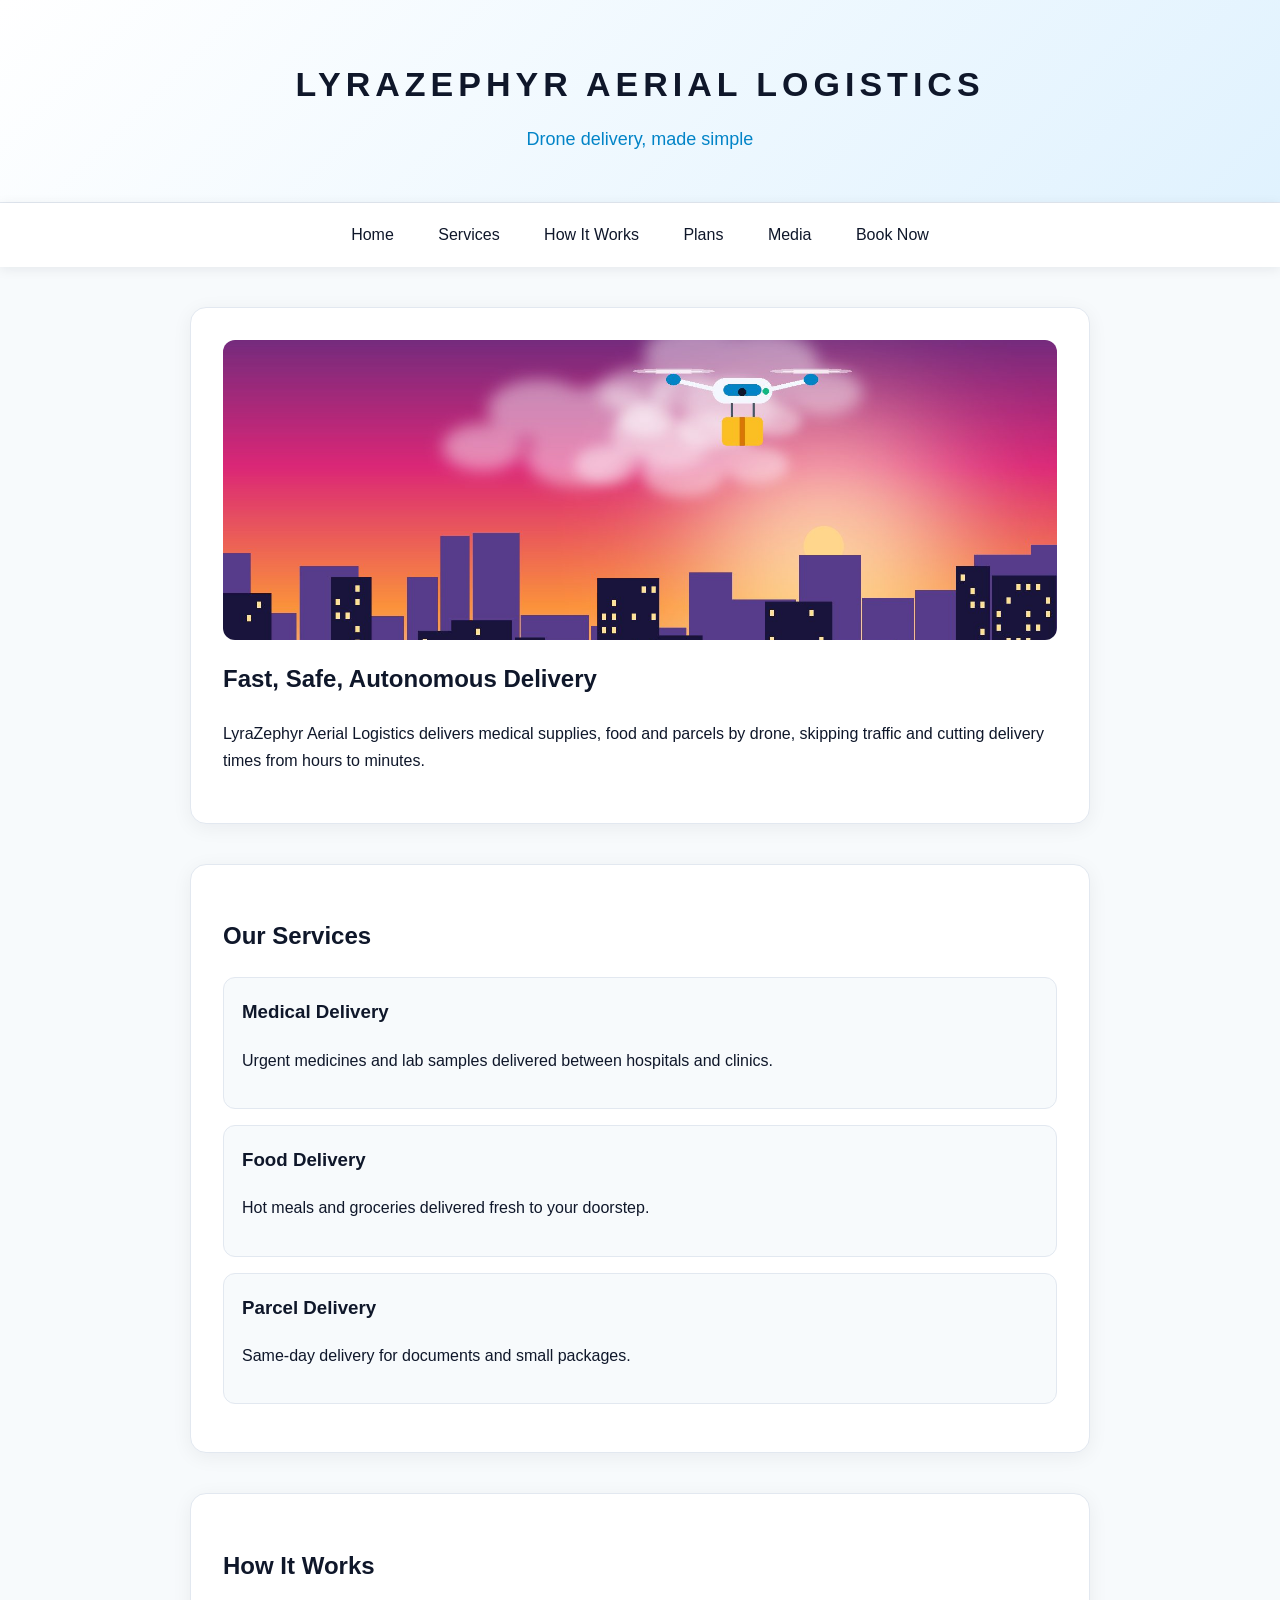
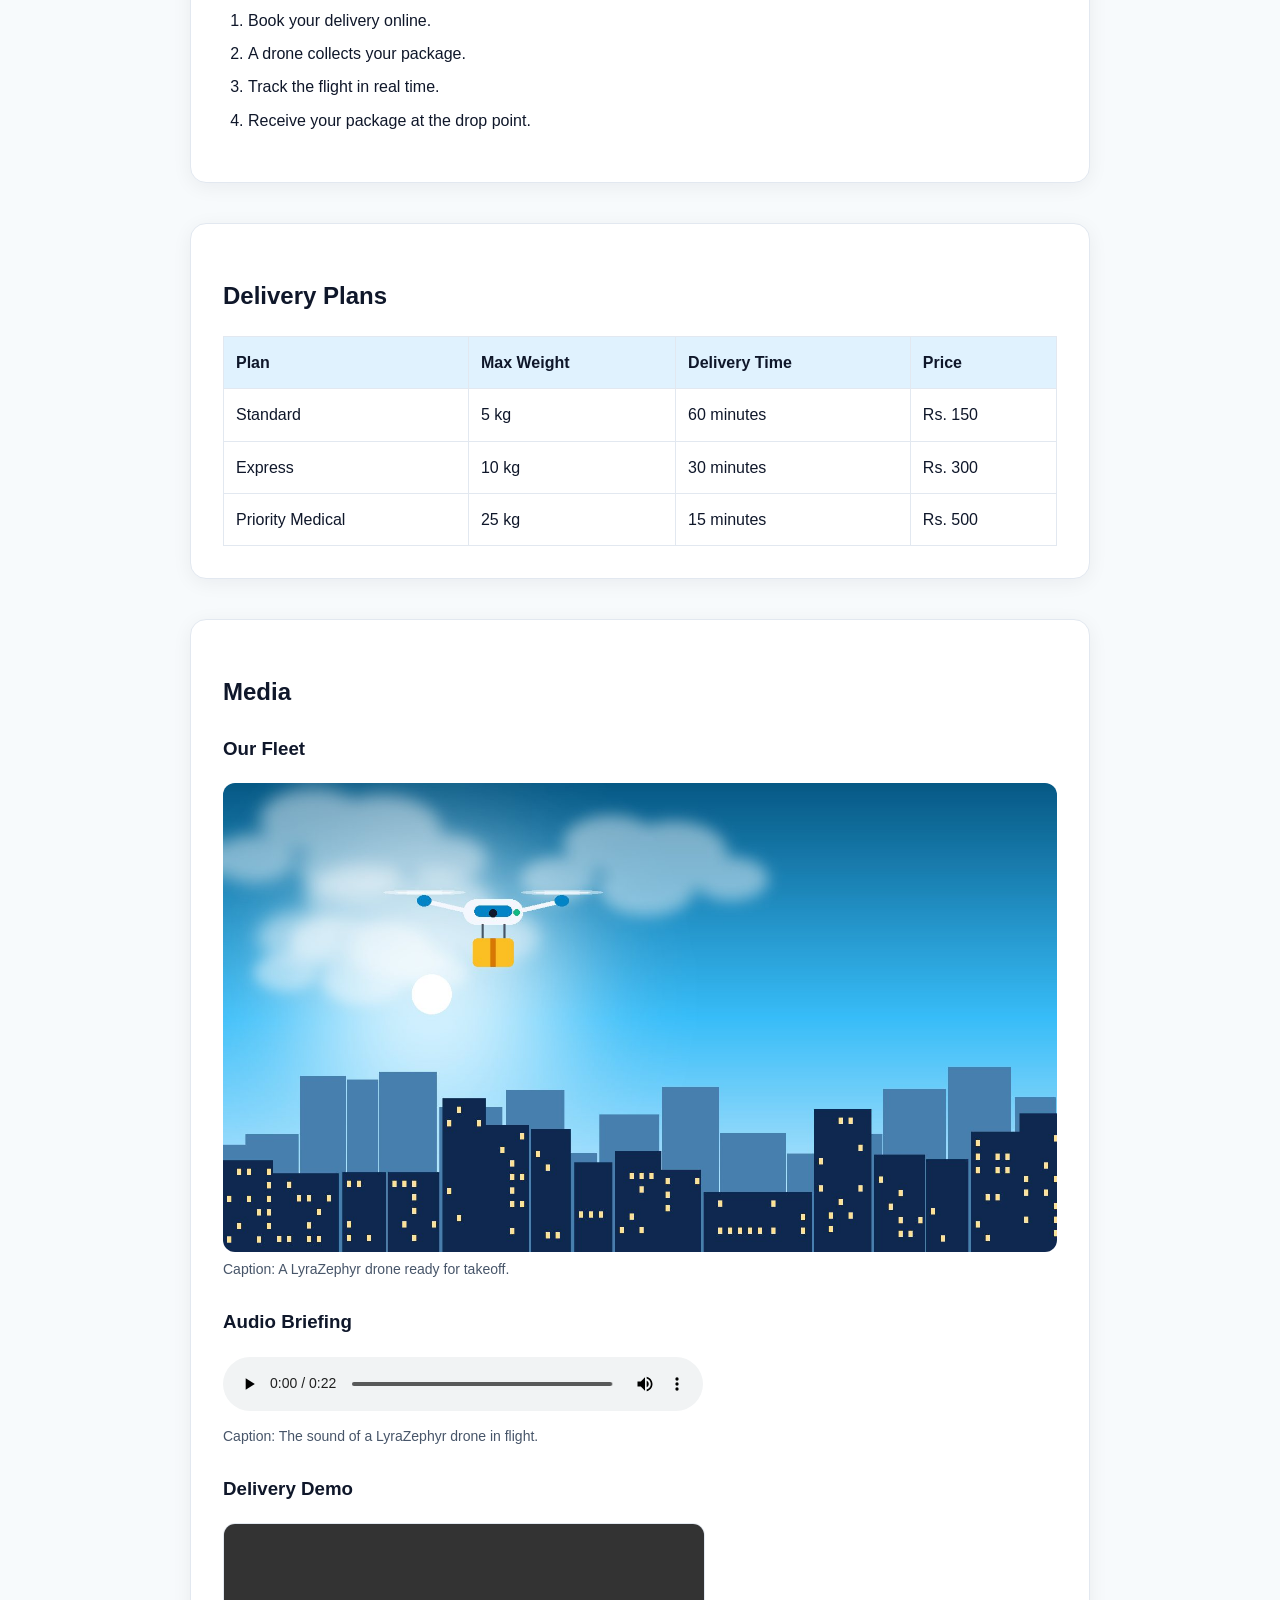
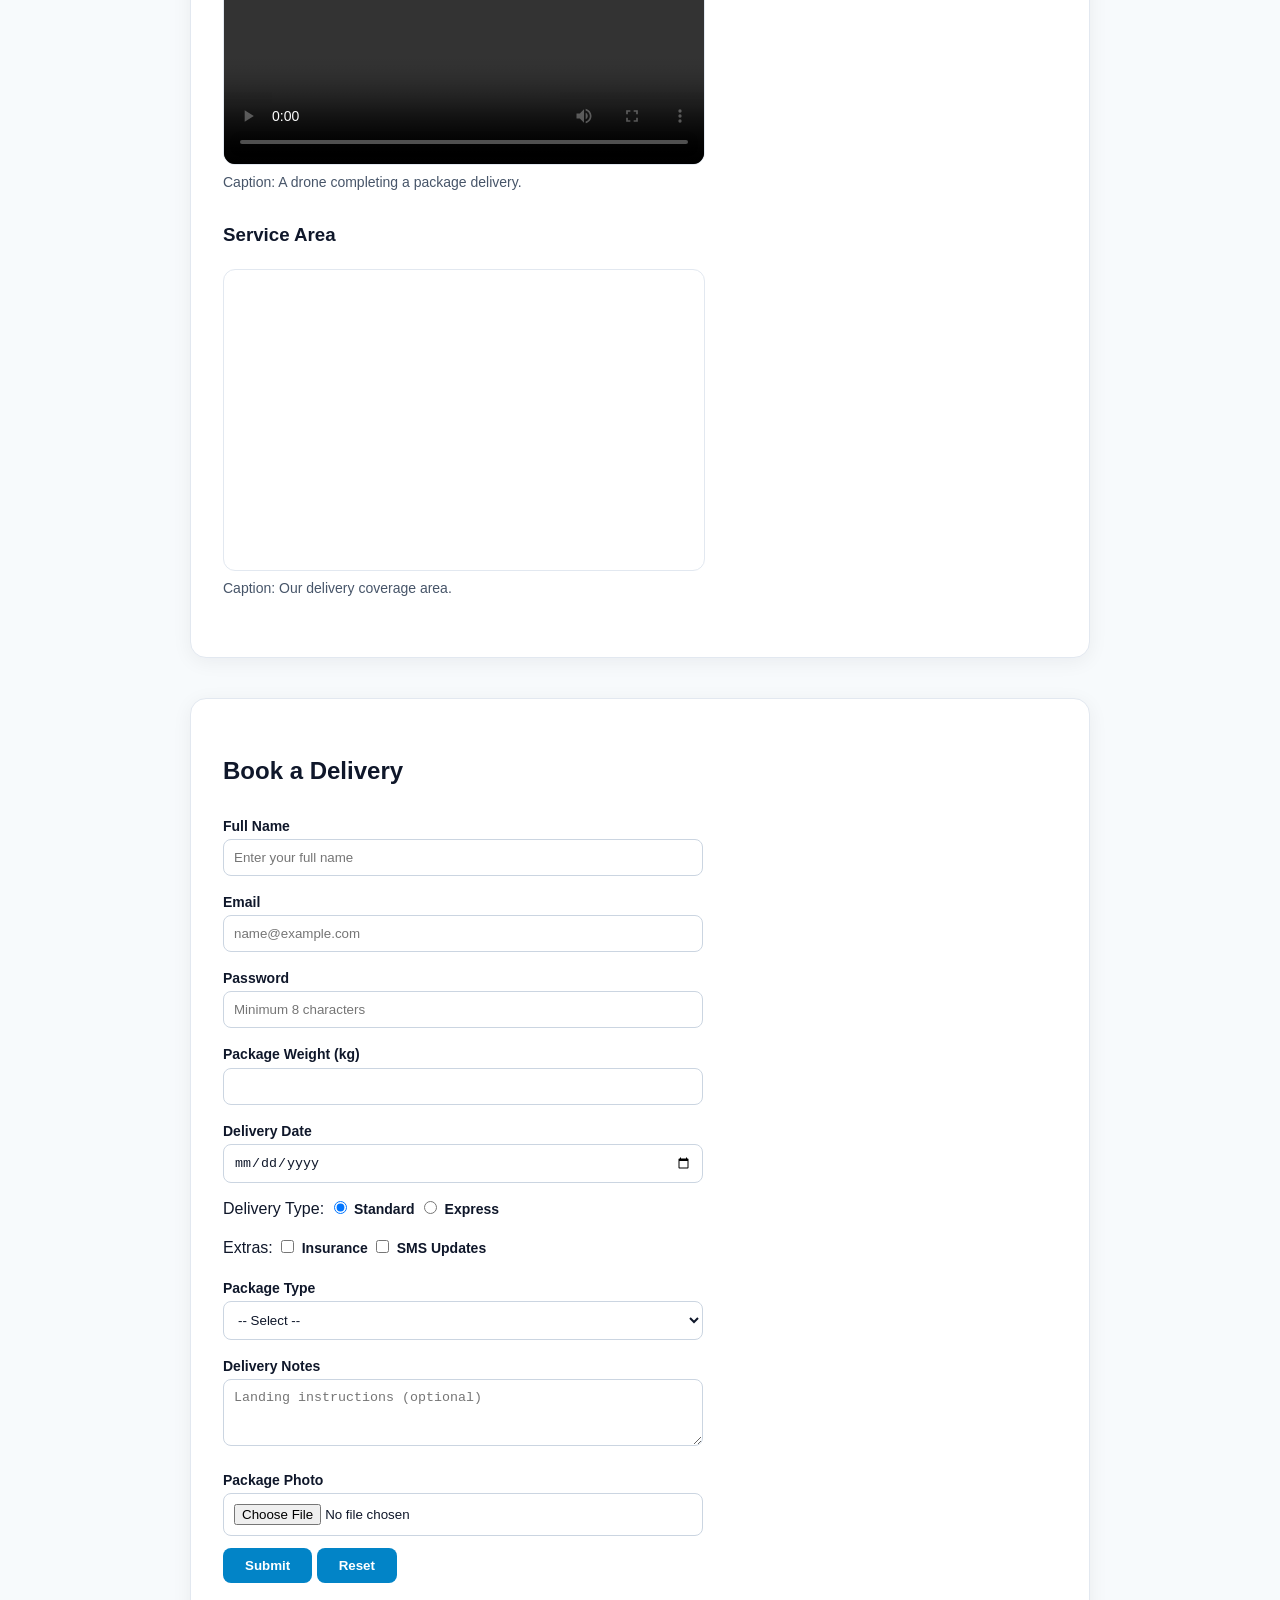
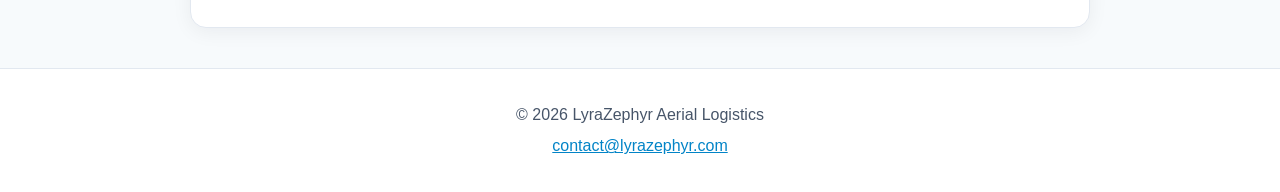
<file: p4/index.html>
<!DOCTYPE html>
<html lang="en">
<head>
<meta charset="UTF-8">
<title>LyraZephyr Aerial Logistics</title>
<link rel="stylesheet" href="style.css">
</head>
<body>

<header>
<h1>LYRAZEPHYR AERIAL LOGISTICS</h1>
<p>Drone delivery, made simple</p>
</header>

<nav>
<ul>
<li><a href="#home">Home</a></li>
<li><a href="#services">Services</a></li>
<li><a href="#process">How It Works</a></li>
<li><a href="#plans">Plans</a></li>
<li><a href="#media">Media</a></li>
<li><a href="#booking">Book Now</a></li>
</ul>
</nav>

<section id="home">
<img src="images/drone-1.jpg" alt="Delivery drone flying over a city">
<h2>Fast, Safe, Autonomous Delivery</h2>
<p>LyraZephyr Aerial Logistics delivers medical supplies, food and parcels by drone, skipping traffic and cutting delivery times from hours to minutes.</p>
</section>

<section id="services">
<h2>Our Services</h2>
<article>
<h3>Medical Delivery</h3>
<p>Urgent medicines and lab samples delivered between hospitals and clinics.</p>
</article>
<article>
<h3>Food Delivery</h3>
<p>Hot meals and groceries delivered fresh to your doorstep.</p>
</article>
<article>
<h3>Parcel Delivery</h3>
<p>Same-day delivery for documents and small packages.</p>
</article>
</section>

<section id="process">
<h2>How It Works</h2>
<ol>
<li>Book your delivery online.</li>
<li>A drone collects your package.</li>
<li>Track the flight in real time.</li>
<li>Receive your package at the drop point.</li>
</ol>
</section>

<section id="plans">
<h2>Delivery Plans</h2>
<table>
<tr>
<th>Plan</th>
<th>Max Weight</th>
<th>Delivery Time</th>
<th>Price</th>
</tr>
<tr>
<td>Standard</td>
<td>5 kg</td>
<td>60 minutes</td>
<td>Rs. 150</td>
</tr>
<tr>
<td>Express</td>
<td>10 kg</td>
<td>30 minutes</td>
<td>Rs. 300</td>
</tr>
<tr>
<td>Priority Medical</td>
<td>25 kg</td>
<td>15 minutes</td>
<td>Rs. 500</td>
</tr>
</table>
</section>

<section id="media">
<h2>Media</h2>

<h3>Our Fleet</h3>
<img src="images/drone-2.jpg" alt="LyraZephyr delivery drone on a landing pad">
<p>Caption: A LyraZephyr drone ready for takeoff.</p>

<h3>Audio Briefing</h3>
<audio controls src="media/briefing.mp3">Your browser does not support audio.</audio>
<p>Caption: The sound of a LyraZephyr drone in flight.</p>

<h3>Delivery Demo</h3>
<video controls width="480" src="media/demo.mp4">Your browser does not support video.</video>
<p>Caption: A drone completing a package delivery.</p>

<h3>Service Area</h3>
<iframe src="https://www.openstreetmap.org/export/embed.html?bbox=76.95%2C10.95%2C77.10%2C11.05&amp;layer=mapnik" width="480" height="300" title="Map of our service area"></iframe>
<p>Caption: Our delivery coverage area.</p>
</section>

<section id="booking">
<h2>Book a Delivery</h2>
<form>
<p>
<label for="fullname">Full Name</label>
<input type="text" id="fullname" name="fullname" placeholder="Enter your full name" required minlength="3">
</p>
<p>
<label for="email">Email</label>
<input type="email" id="email" name="email" placeholder="name@example.com" required>
</p>
<p>
<label for="password">Password</label>
<input type="password" id="password" name="password" placeholder="Minimum 8 characters" required minlength="8">
</p>
<p>
<label for="weight">Package Weight (kg)</label>
<input type="number" id="weight" name="weight" min="1" max="25" required>
</p>
<p>
<label for="date">Delivery Date</label>
<input type="date" id="date" name="date" required>
</p>
<p>
Delivery Type:
<input type="radio" id="standard" name="delivery" value="standard" checked>
<label for="standard">Standard</label>
<input type="radio" id="express" name="delivery" value="express">
<label for="express">Express</label>
</p>
<p>
Extras:
<input type="checkbox" id="insurance" name="extras" value="insurance">
<label for="insurance">Insurance</label>
<input type="checkbox" id="sms" name="extras" value="sms">
<label for="sms">SMS Updates</label>
</p>
<p>
<label for="package">Package Type</label>
<select id="package" name="package" required>
<option value="">-- Select --</option>
<option value="medical">Medical Supplies</option>
<option value="food">Food</option>
<option value="documents">Documents</option>
<option value="parcel">General Parcel</option>
</select>
</p>
<p>
<label for="notes">Delivery Notes</label>
<textarea id="notes" name="notes" rows="3" maxlength="200" placeholder="Landing instructions (optional)"></textarea>
</p>
<p>
<label for="photo">Package Photo</label>
<input type="file" id="photo" name="photo" accept="image/*">
</p>
<p>
<button type="submit">Submit</button>
<button type="reset">Reset</button>
</p>
</form>
</section>

<footer>
<p>&copy; 2026 LyraZephyr Aerial Logistics</p>
<p><a href="mailto:contact@lyrazephyr.com">contact@lyrazephyr.com</a></p>
</footer>

</body>
</html>
</file>
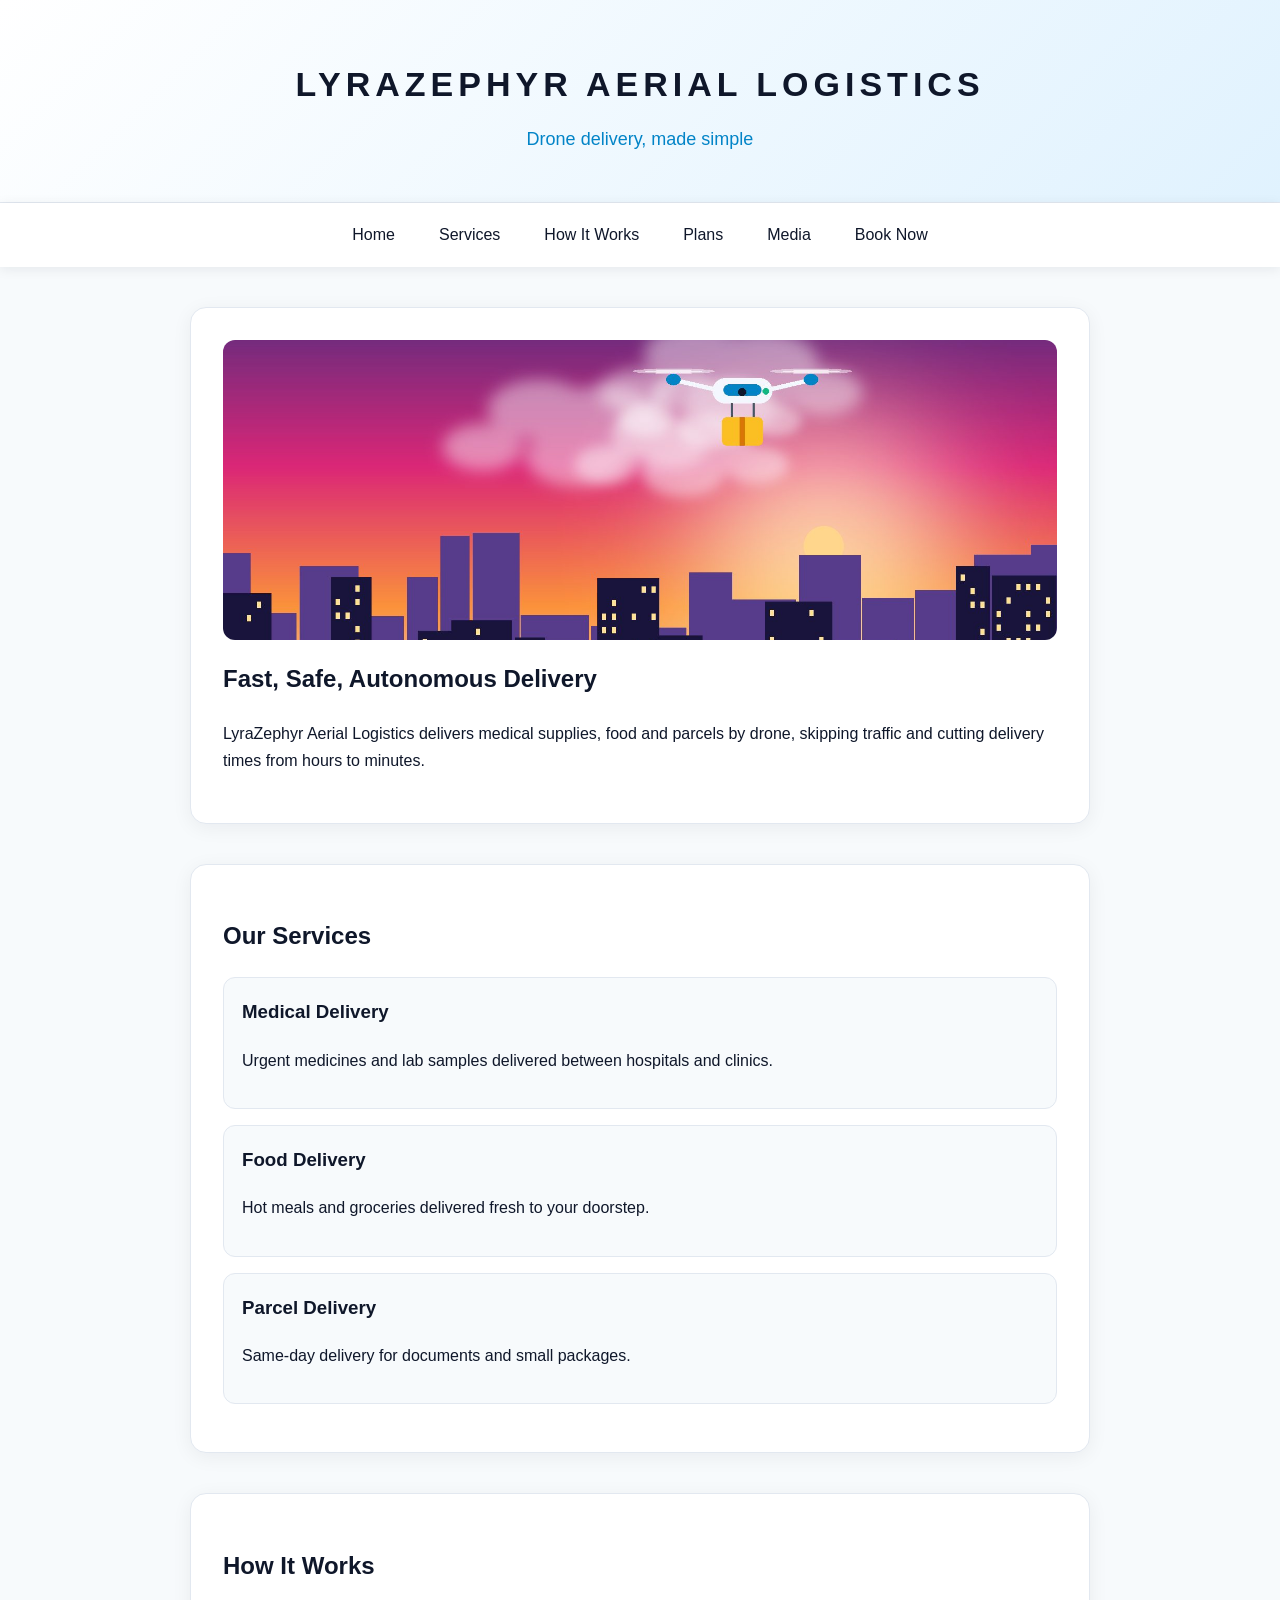
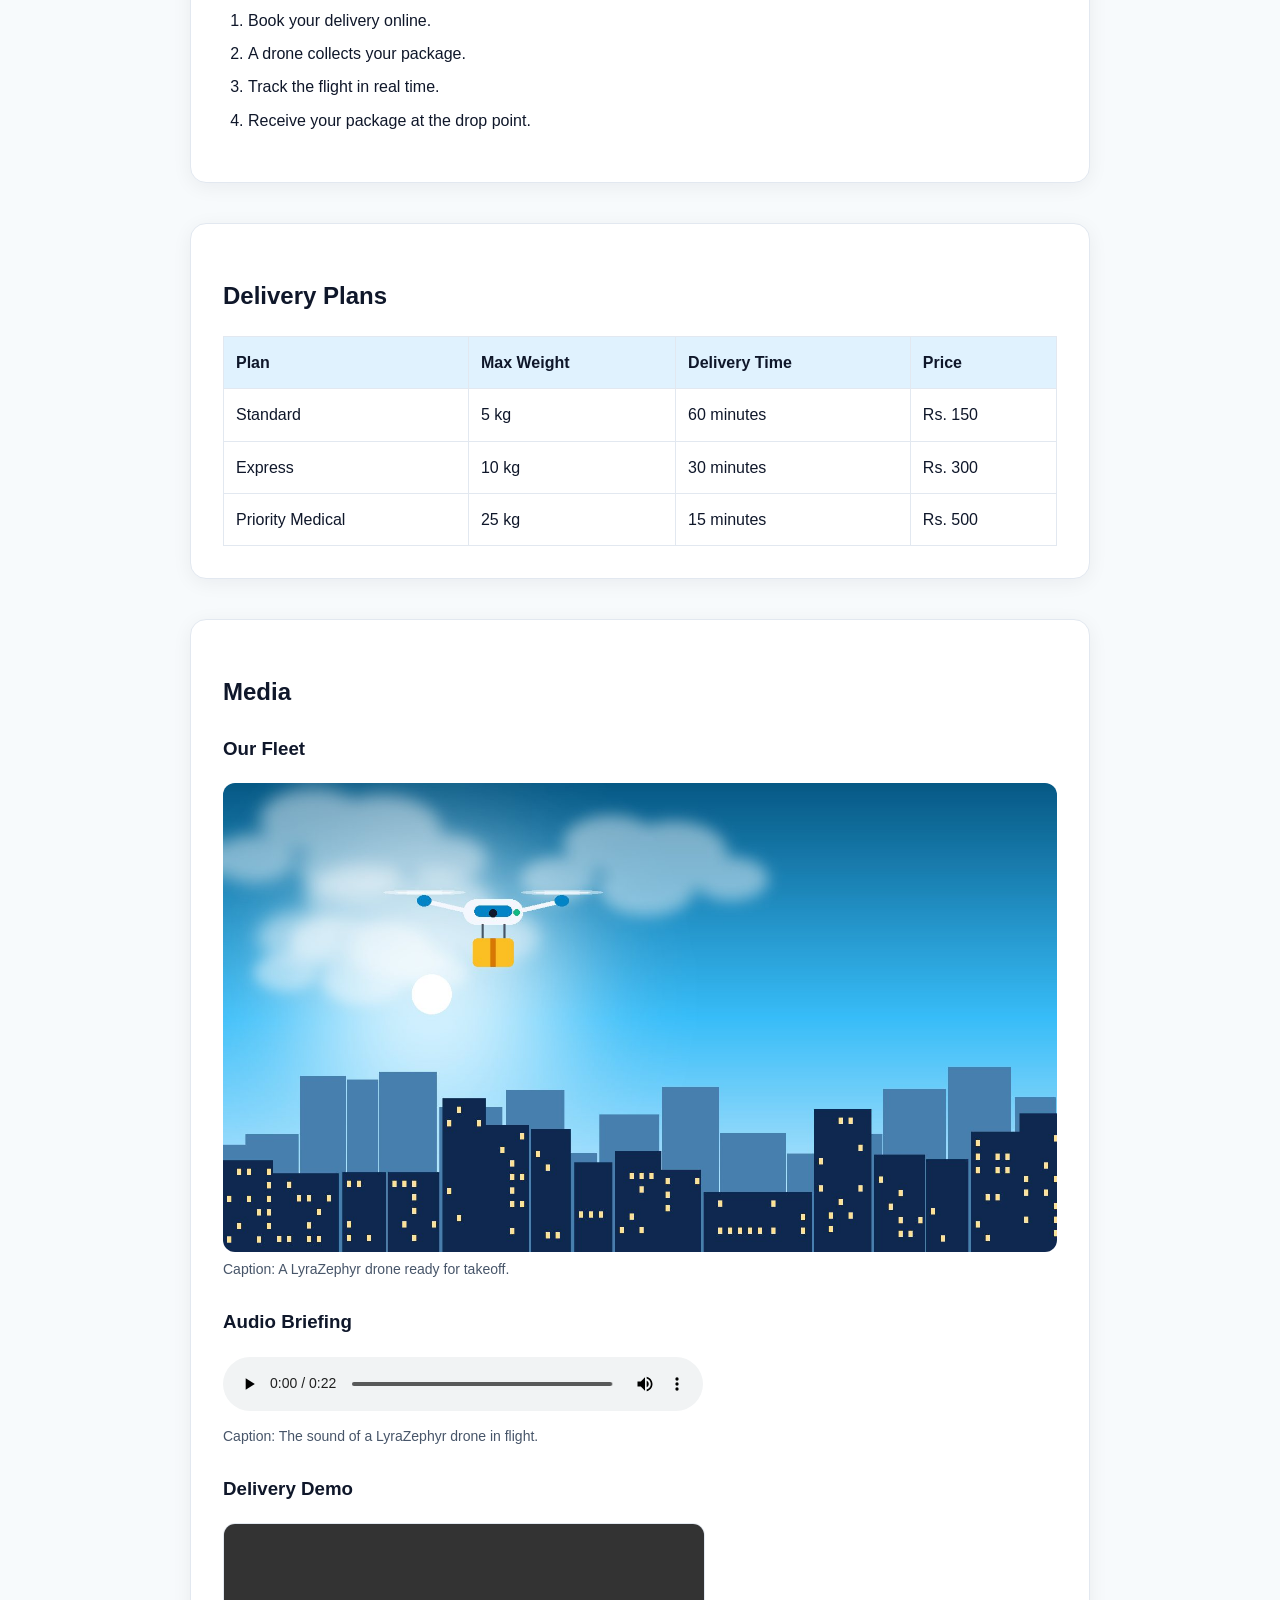
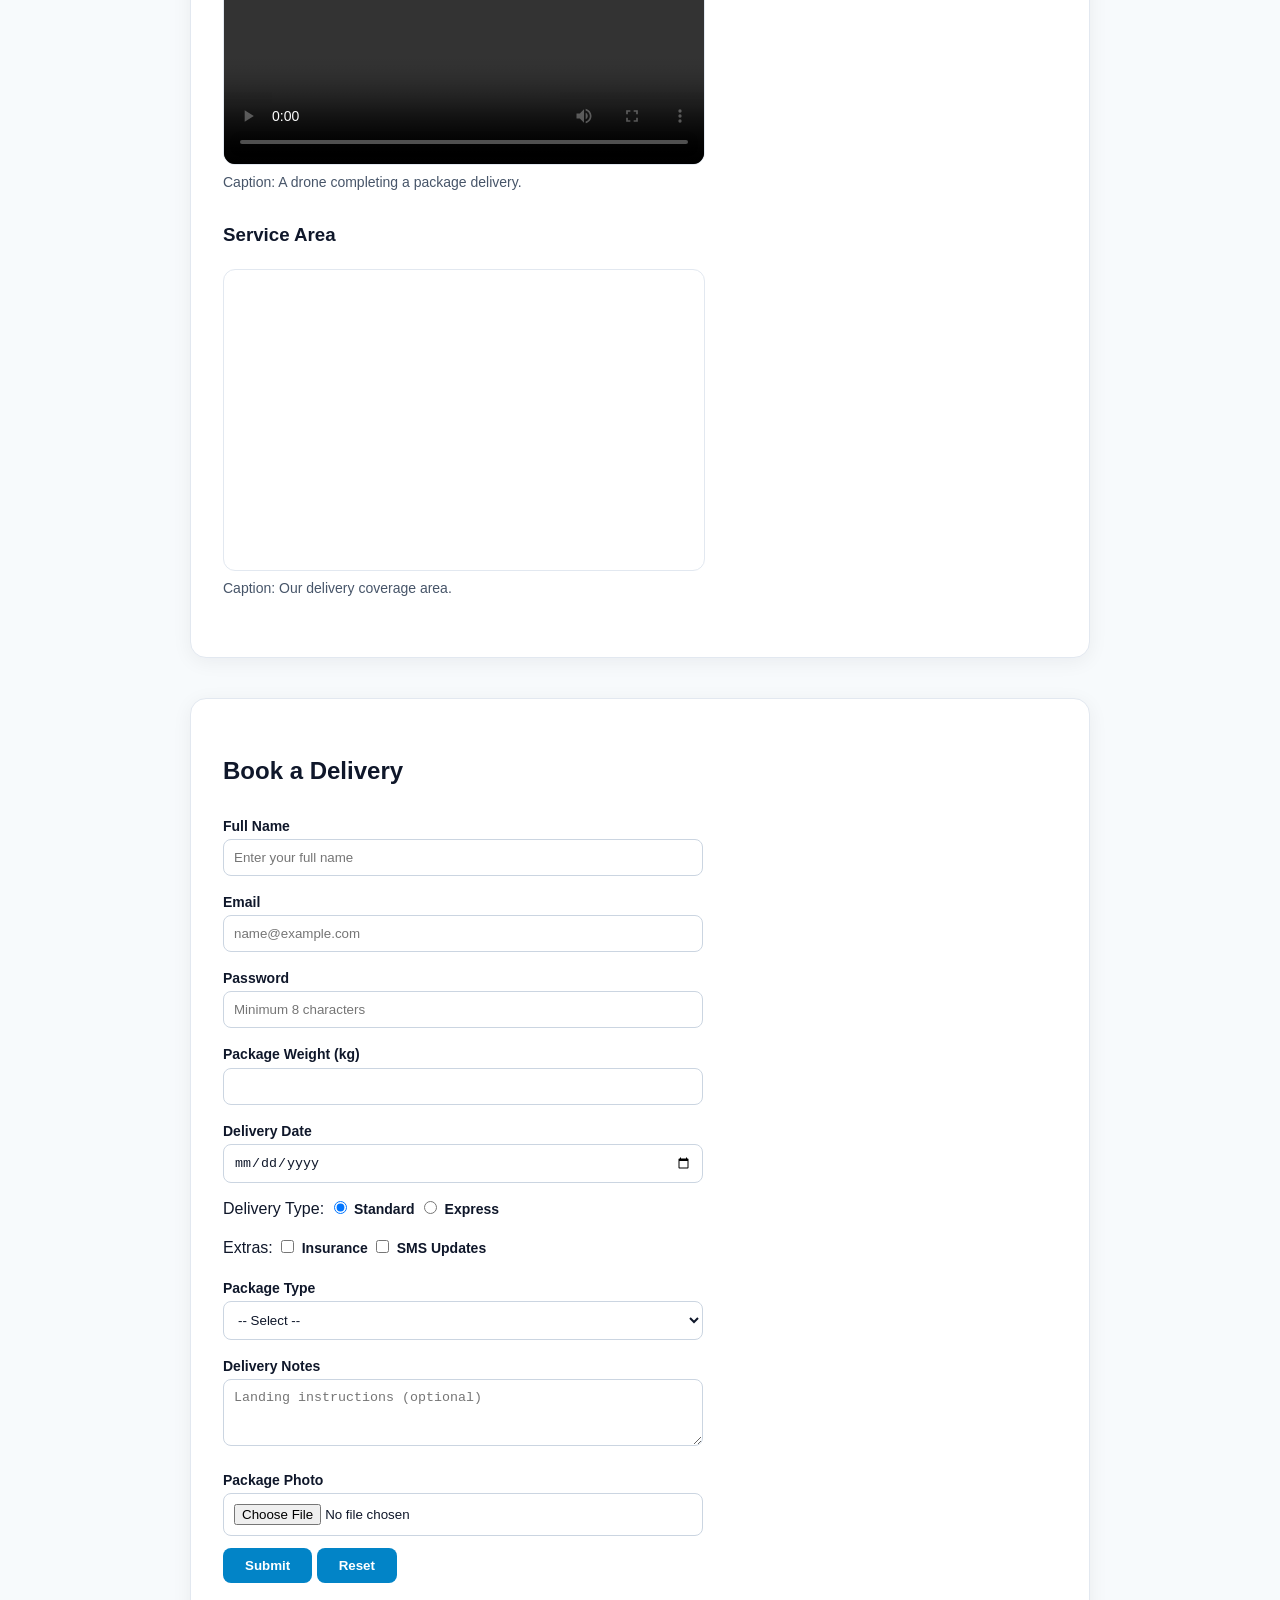
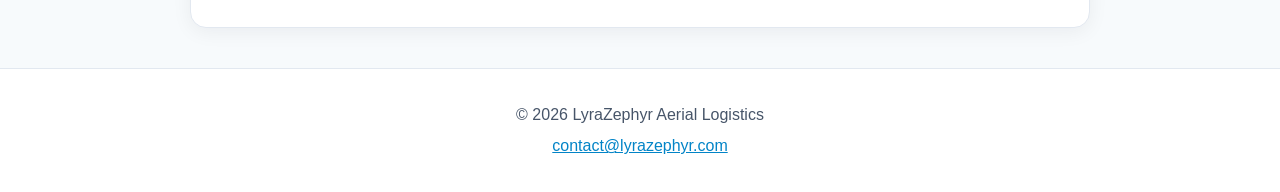
<file: p5/index.html>
<!DOCTYPE html>
<html lang="en">
<head>
<meta charset="UTF-8">
<meta name="viewport" content="width=device-width, initial-scale=1.0">
<title>LyraZephyr Aerial Logistics</title>
<link rel="stylesheet" href="style.css">
</head>
<body>

<header>
<h1>LYRAZEPHYR AERIAL LOGISTICS</h1>
<p>Drone delivery, made simple</p>
</header>

<nav>
<ul>
<li><a href="#home">Home</a></li>
<li><a href="#services">Services</a></li>
<li><a href="#process">How It Works</a></li>
<li><a href="#plans">Plans</a></li>
<li><a href="#media">Media</a></li>
<li><a href="#booking">Book Now</a></li>
</ul>
</nav>

<section id="home">
<img src="images/drone-1.jpg" alt="Delivery drone flying over a city">
<h2>Fast, Safe, Autonomous Delivery</h2>
<p>LyraZephyr Aerial Logistics delivers medical supplies, food and parcels by drone, skipping traffic and cutting delivery times from hours to minutes.</p>
</section>

<section id="services">
<h2>Our Services</h2>
<article>
<h3>Medical Delivery</h3>
<p>Urgent medicines and lab samples delivered between hospitals and clinics.</p>
</article>
<article>
<h3>Food Delivery</h3>
<p>Hot meals and groceries delivered fresh to your doorstep.</p>
</article>
<article>
<h3>Parcel Delivery</h3>
<p>Same-day delivery for documents and small packages.</p>
</article>
</section>

<section id="process">
<h2>How It Works</h2>
<ol>
<li>Book your delivery online.</li>
<li>A drone collects your package.</li>
<li>Track the flight in real time.</li>
<li>Receive your package at the drop point.</li>
</ol>
</section>

<section id="plans">
<h2>Delivery Plans</h2>
<table>
<tr>
<th>Plan</th>
<th>Max Weight</th>
<th>Delivery Time</th>
<th>Price</th>
</tr>
<tr>
<td>Standard</td>
<td>5 kg</td>
<td>60 minutes</td>
<td>Rs. 150</td>
</tr>
<tr>
<td>Express</td>
<td>10 kg</td>
<td>30 minutes</td>
<td>Rs. 300</td>
</tr>
<tr>
<td>Priority Medical</td>
<td>25 kg</td>
<td>15 minutes</td>
<td>Rs. 500</td>
</tr>
</table>
</section>

<section id="media">
<h2>Media</h2>

<h3>Our Fleet</h3>
<img src="images/drone-2.jpg" alt="LyraZephyr delivery drone on a landing pad">
<p>Caption: A LyraZephyr drone ready for takeoff.</p>

<h3>Audio Briefing</h3>
<audio controls src="media/briefing.mp3">Your browser does not support audio.</audio>
<p>Caption: The sound of a LyraZephyr drone in flight.</p>

<h3>Delivery Demo</h3>
<video controls width="480" src="media/demo.mp4">Your browser does not support video.</video>
<p>Caption: A drone completing a package delivery.</p>

<h3>Service Area</h3>
<iframe src="https://www.openstreetmap.org/export/embed.html?bbox=76.95%2C10.95%2C77.10%2C11.05&amp;layer=mapnik" width="480" height="300" title="Map of our service area"></iframe>
<p>Caption: Our delivery coverage area.</p>
</section>

<section id="booking">
<h2>Book a Delivery</h2>
<form>
<p>
<label for="fullname">Full Name</label>
<input type="text" id="fullname" name="fullname" placeholder="Enter your full name" required minlength="3">
</p>
<p>
<label for="email">Email</label>
<input type="email" id="email" name="email" placeholder="name@example.com" required>
</p>
<p>
<label for="password">Password</label>
<input type="password" id="password" name="password" placeholder="Minimum 8 characters" required minlength="8">
</p>
<p>
<label for="weight">Package Weight (kg)</label>
<input type="number" id="weight" name="weight" min="1" max="25" required>
</p>
<p>
<label for="date">Delivery Date</label>
<input type="date" id="date" name="date" required>
</p>
<p>
Delivery Type:
<input type="radio" id="standard" name="delivery" value="standard" checked>
<label for="standard">Standard</label>
<input type="radio" id="express" name="delivery" value="express">
<label for="express">Express</label>
</p>
<p>
Extras:
<input type="checkbox" id="insurance" name="extras" value="insurance">
<label for="insurance">Insurance</label>
<input type="checkbox" id="sms" name="extras" value="sms">
<label for="sms">SMS Updates</label>
</p>
<p>
<label for="package">Package Type</label>
<select id="package" name="package" required>
<option value="">-- Select --</option>
<option value="medical">Medical Supplies</option>
<option value="food">Food</option>
<option value="documents">Documents</option>
<option value="parcel">General Parcel</option>
</select>
</p>
<p>
<label for="notes">Delivery Notes</label>
<textarea id="notes" name="notes" rows="3" maxlength="200" placeholder="Landing instructions (optional)"></textarea>
</p>
<p>
<label for="photo">Package Photo</label>
<input type="file" id="photo" name="photo" accept="image/*">
</p>
<p>
<button type="submit">Submit</button>
<button type="reset">Reset</button>
</p>
</form>
</section>

<footer>
<p>&copy; 2026 LyraZephyr Aerial Logistics</p>
<p><a href="mailto:contact@lyrazephyr.com">contact@lyrazephyr.com</a></p>
</footer>

</body>
</html>
</file>
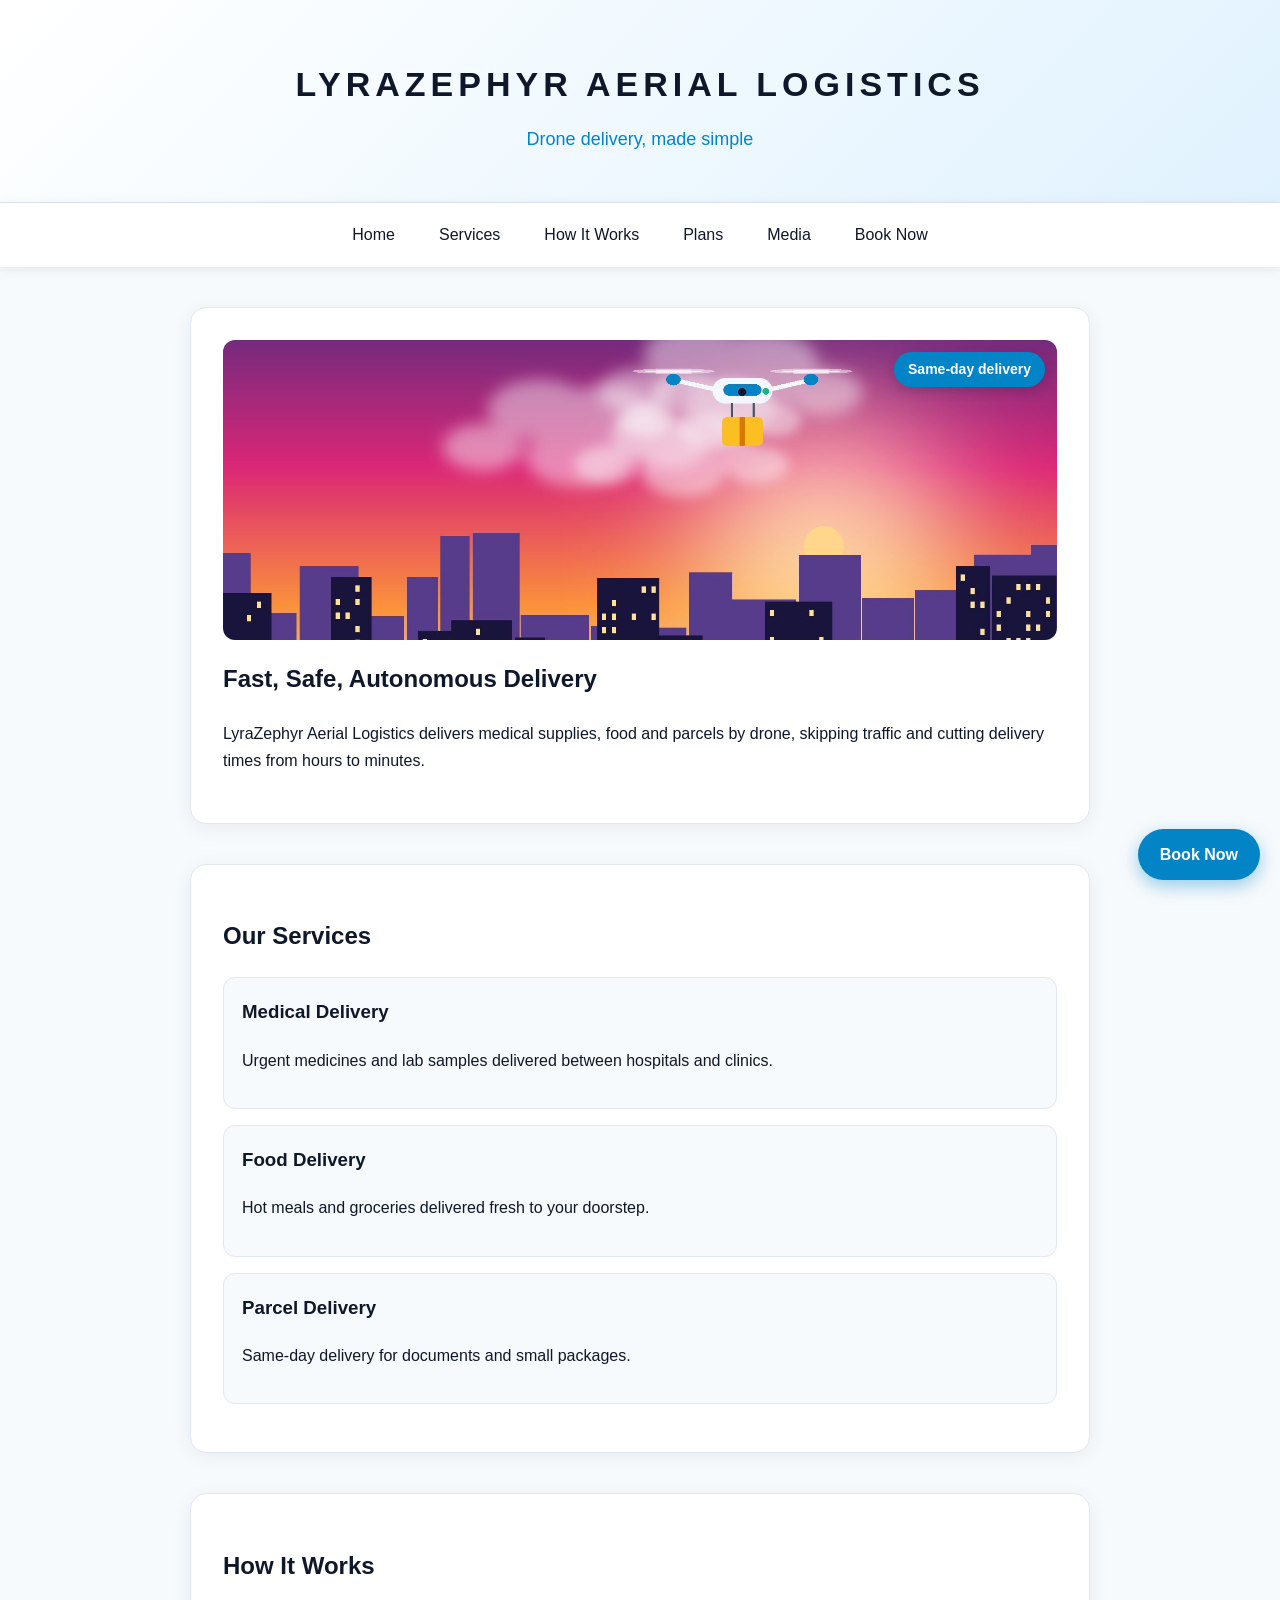
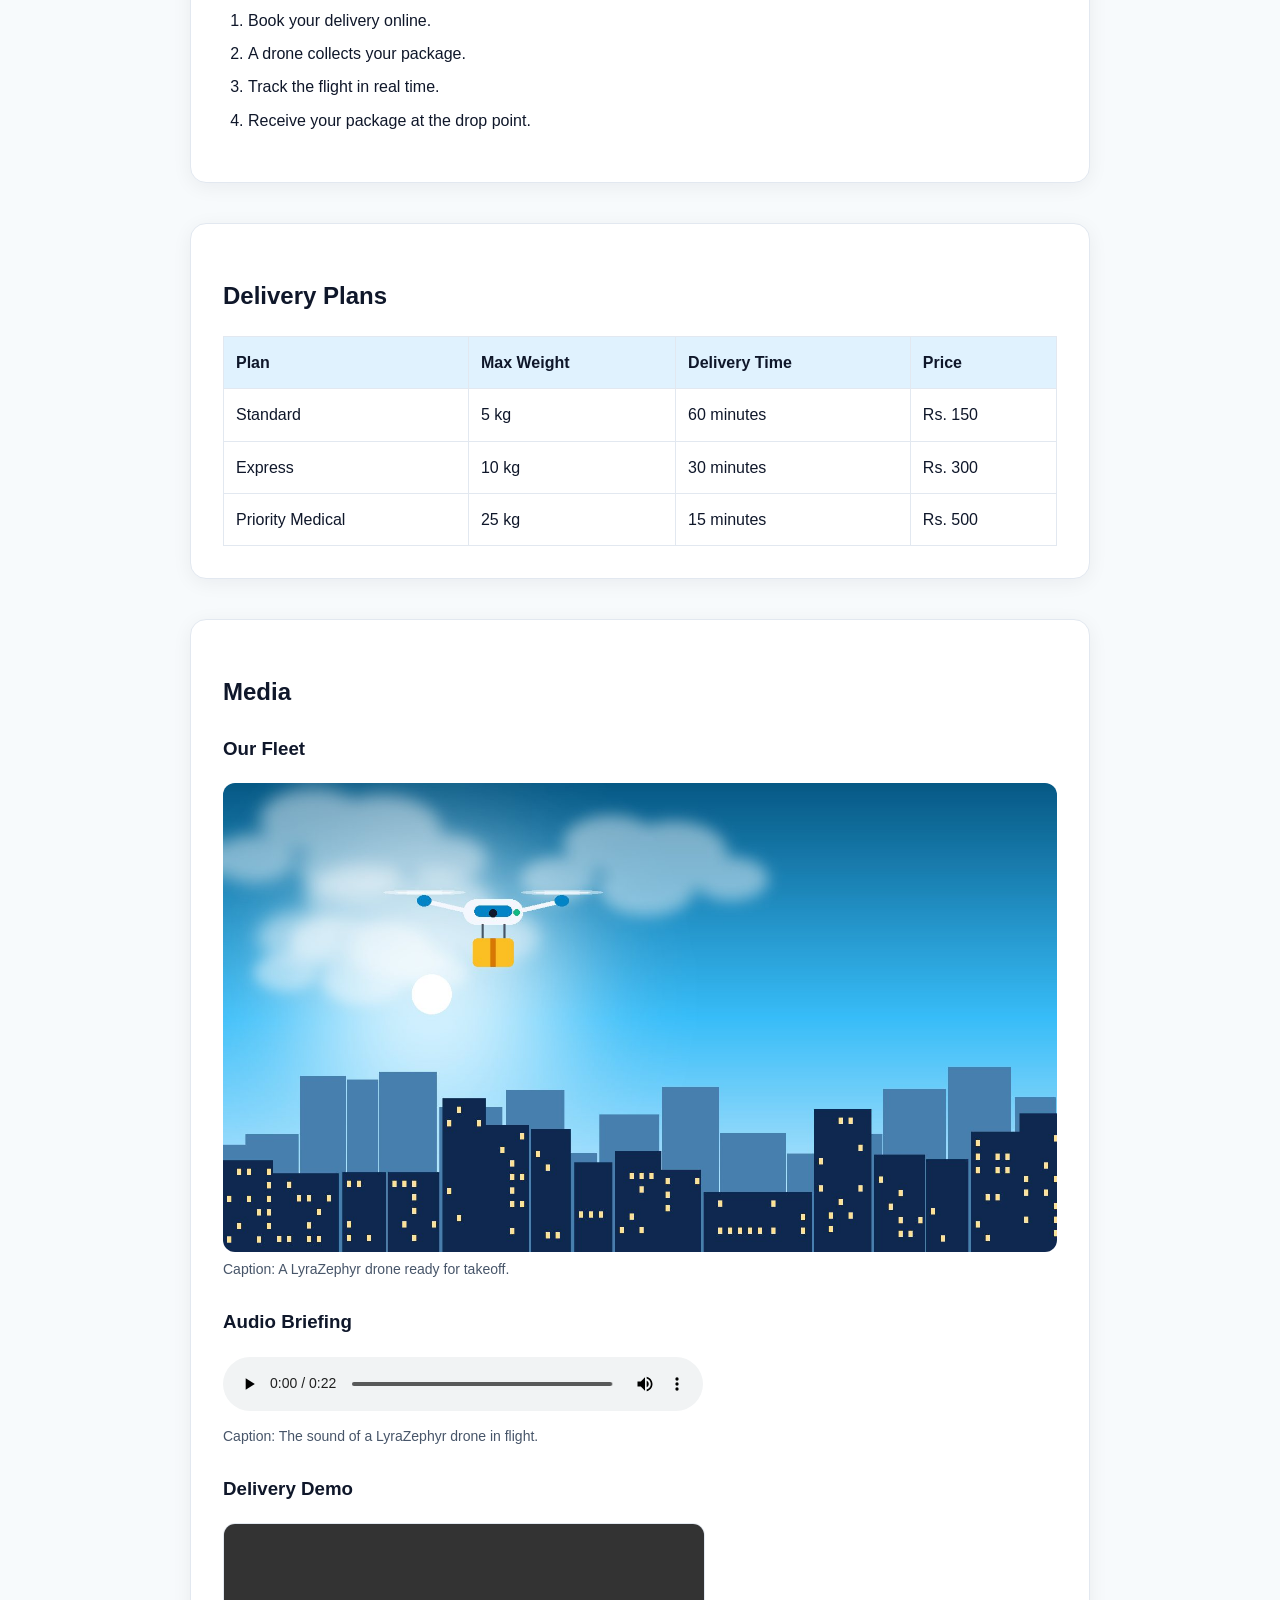
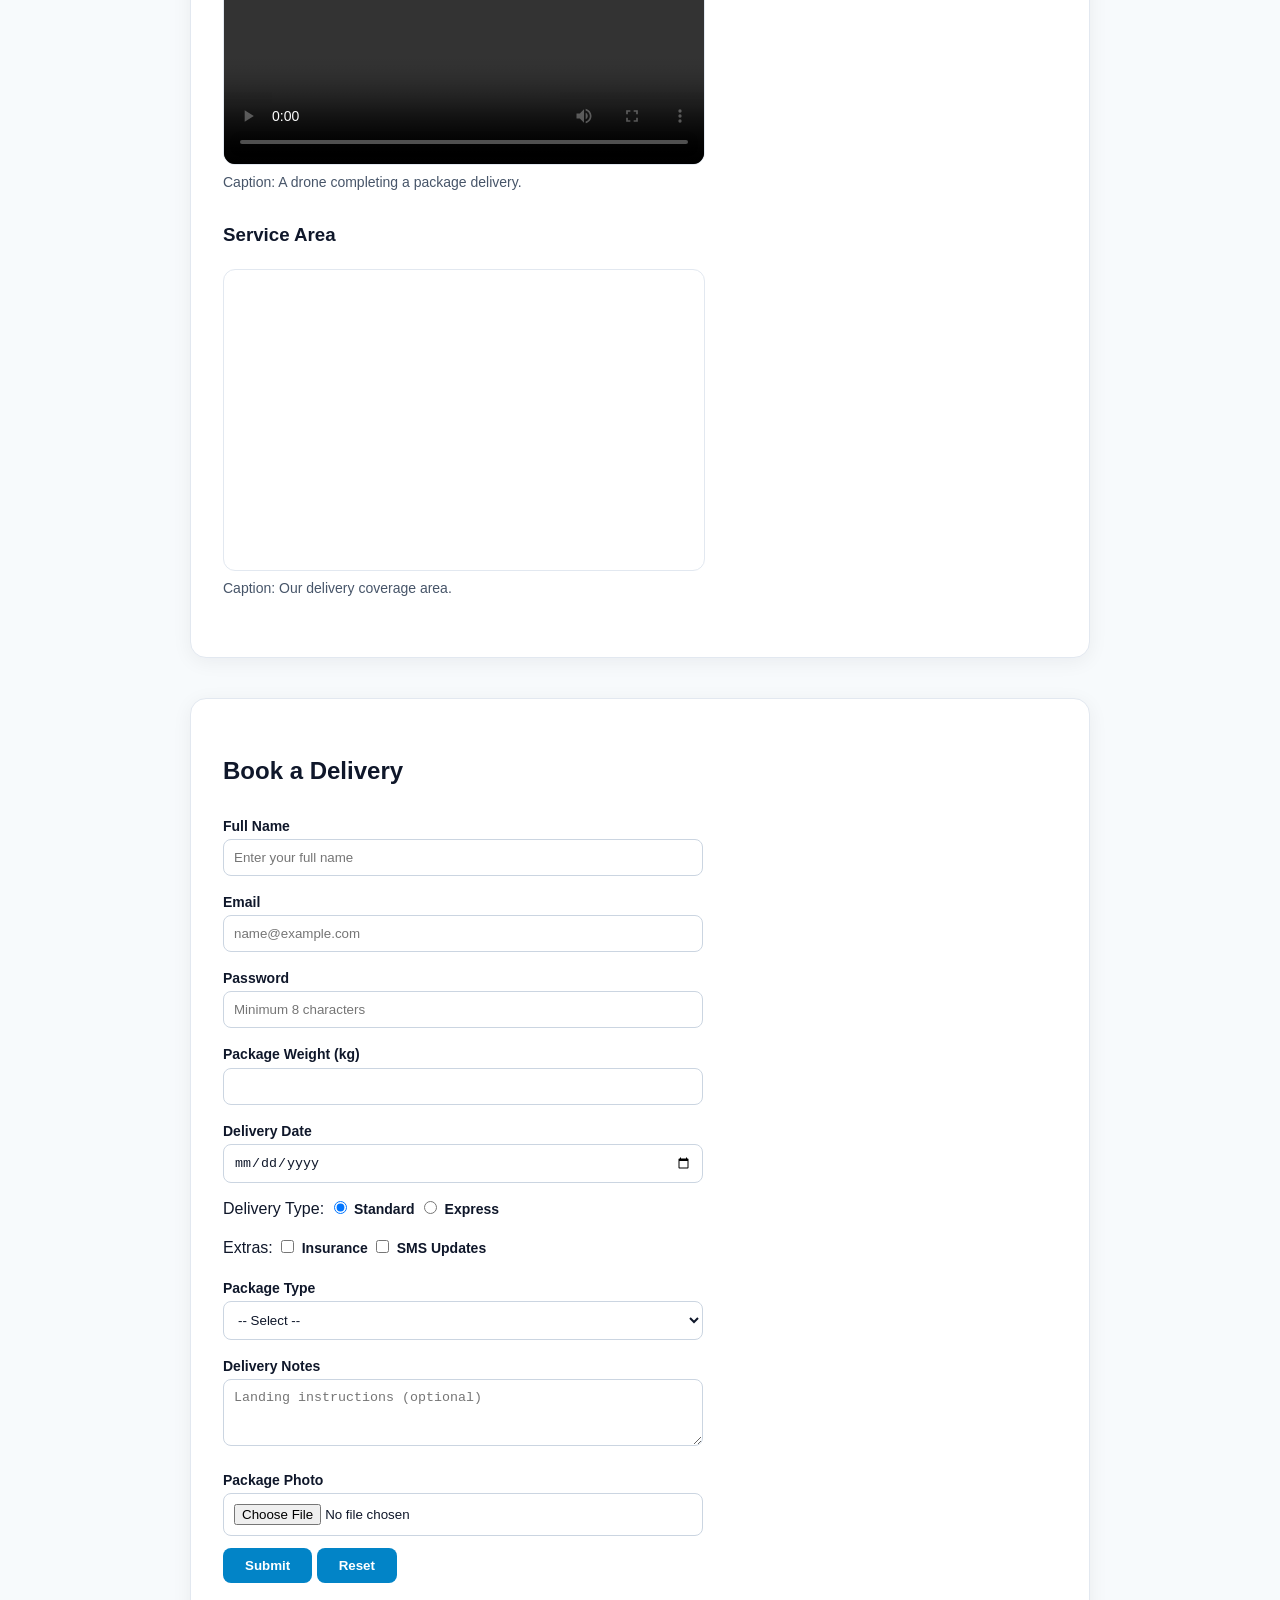
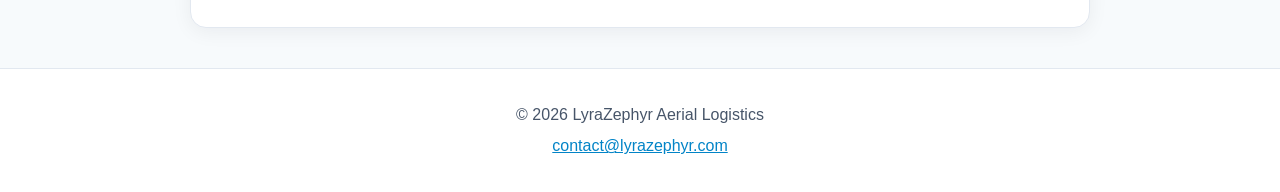
<file: p6/index.html>
<!DOCTYPE html>
<html lang="en">
<head>
<meta charset="UTF-8">
<meta name="viewport" content="width=device-width, initial-scale=1.0">
<title>LyraZephyr Aerial Logistics</title>
<link rel="stylesheet" href="style.css">
</head>
<body>

<header>
<h1>LYRAZEPHYR AERIAL LOGISTICS</h1>
<p>Drone delivery, made simple</p>
</header>

<nav>
<ul>
<li><a href="#home">Home</a></li>
<li><a href="#services">Services</a></li>
<li><a href="#process">How It Works</a></li>
<li><a href="#plans">Plans</a></li>
<li><a href="#media">Media</a></li>
<li><a href="#booking">Book Now</a></li>
</ul>
</nav>

<section id="home">
<img src="images/drone-1.jpg" alt="Delivery drone flying over a city">
<p class="badge">Same-day delivery</p>
<h2>Fast, Safe, Autonomous Delivery</h2>
<p>LyraZephyr Aerial Logistics delivers medical supplies, food and parcels by drone, skipping traffic and cutting delivery times from hours to minutes.</p>
</section>

<section id="services">
<h2>Our Services</h2>
<article>
<h3>Medical Delivery</h3>
<p>Urgent medicines and lab samples delivered between hospitals and clinics.</p>
</article>
<article>
<h3>Food Delivery</h3>
<p>Hot meals and groceries delivered fresh to your doorstep.</p>
</article>
<article>
<h3>Parcel Delivery</h3>
<p>Same-day delivery for documents and small packages.</p>
</article>
</section>

<section id="process">
<h2>How It Works</h2>
<ol>
<li>Book your delivery online.</li>
<li>A drone collects your package.</li>
<li>Track the flight in real time.</li>
<li>Receive your package at the drop point.</li>
</ol>
</section>

<section id="plans">
<h2>Delivery Plans</h2>
<table>
<tr>
<th>Plan</th>
<th>Max Weight</th>
<th>Delivery Time</th>
<th>Price</th>
</tr>
<tr>
<td>Standard</td>
<td>5 kg</td>
<td>60 minutes</td>
<td>Rs. 150</td>
</tr>
<tr>
<td>Express</td>
<td>10 kg</td>
<td>30 minutes</td>
<td>Rs. 300</td>
</tr>
<tr>
<td>Priority Medical</td>
<td>25 kg</td>
<td>15 minutes</td>
<td>Rs. 500</td>
</tr>
</table>
</section>

<section id="media">
<h2>Media</h2>

<h3>Our Fleet</h3>
<img src="images/drone-2.jpg" alt="LyraZephyr delivery drone on a landing pad">
<p>Caption: A LyraZephyr drone ready for takeoff.</p>

<h3>Audio Briefing</h3>
<audio controls src="media/briefing.mp3">Your browser does not support audio.</audio>
<p>Caption: The sound of a LyraZephyr drone in flight.</p>

<h3>Delivery Demo</h3>
<video controls width="480" src="media/demo.mp4">Your browser does not support video.</video>
<p>Caption: A drone completing a package delivery.</p>

<h3>Service Area</h3>
<iframe src="https://www.openstreetmap.org/export/embed.html?bbox=76.95%2C10.95%2C77.10%2C11.05&amp;layer=mapnik" width="480" height="300" title="Map of our service area"></iframe>
<p>Caption: Our delivery coverage area.</p>
</section>

<section id="booking">
<h2>Book a Delivery</h2>
<form>
<p>
<label for="fullname">Full Name</label>
<input type="text" id="fullname" name="fullname" placeholder="Enter your full name" required minlength="3">
</p>
<p>
<label for="email">Email</label>
<input type="email" id="email" name="email" placeholder="name@example.com" required>
</p>
<p>
<label for="password">Password</label>
<input type="password" id="password" name="password" placeholder="Minimum 8 characters" required minlength="8">
</p>
<p>
<label for="weight">Package Weight (kg)</label>
<input type="number" id="weight" name="weight" min="1" max="25" required>
</p>
<p>
<label for="date">Delivery Date</label>
<input type="date" id="date" name="date" required>
</p>
<p>
Delivery Type:
<input type="radio" id="standard" name="delivery" value="standard" checked>
<label for="standard">Standard</label>
<input type="radio" id="express" name="delivery" value="express">
<label for="express">Express</label>
</p>
<p>
Extras:
<input type="checkbox" id="insurance" name="extras" value="insurance">
<label for="insurance">Insurance</label>
<input type="checkbox" id="sms" name="extras" value="sms">
<label for="sms">SMS Updates</label>
</p>
<p>
<label for="package">Package Type</label>
<select id="package" name="package" required>
<option value="">-- Select --</option>
<option value="medical">Medical Supplies</option>
<option value="food">Food</option>
<option value="documents">Documents</option>
<option value="parcel">General Parcel</option>
</select>
</p>
<p>
<label for="notes">Delivery Notes</label>
<textarea id="notes" name="notes" rows="3" maxlength="200" placeholder="Landing instructions (optional)"></textarea>
</p>
<p>
<label for="photo">Package Photo</label>
<input type="file" id="photo" name="photo" accept="image/*">
</p>
<p>
<button type="submit">Submit</button>
<button type="reset">Reset</button>
</p>
</form>
</section>

<a class="fixed-book" href="#booking">Book Now</a>

<footer>
<p>&copy; 2026 LyraZephyr Aerial Logistics</p>
<p><a href="mailto:contact@lyrazephyr.com">contact@lyrazephyr.com</a></p>
</footer>

</body>
</html>
</file>
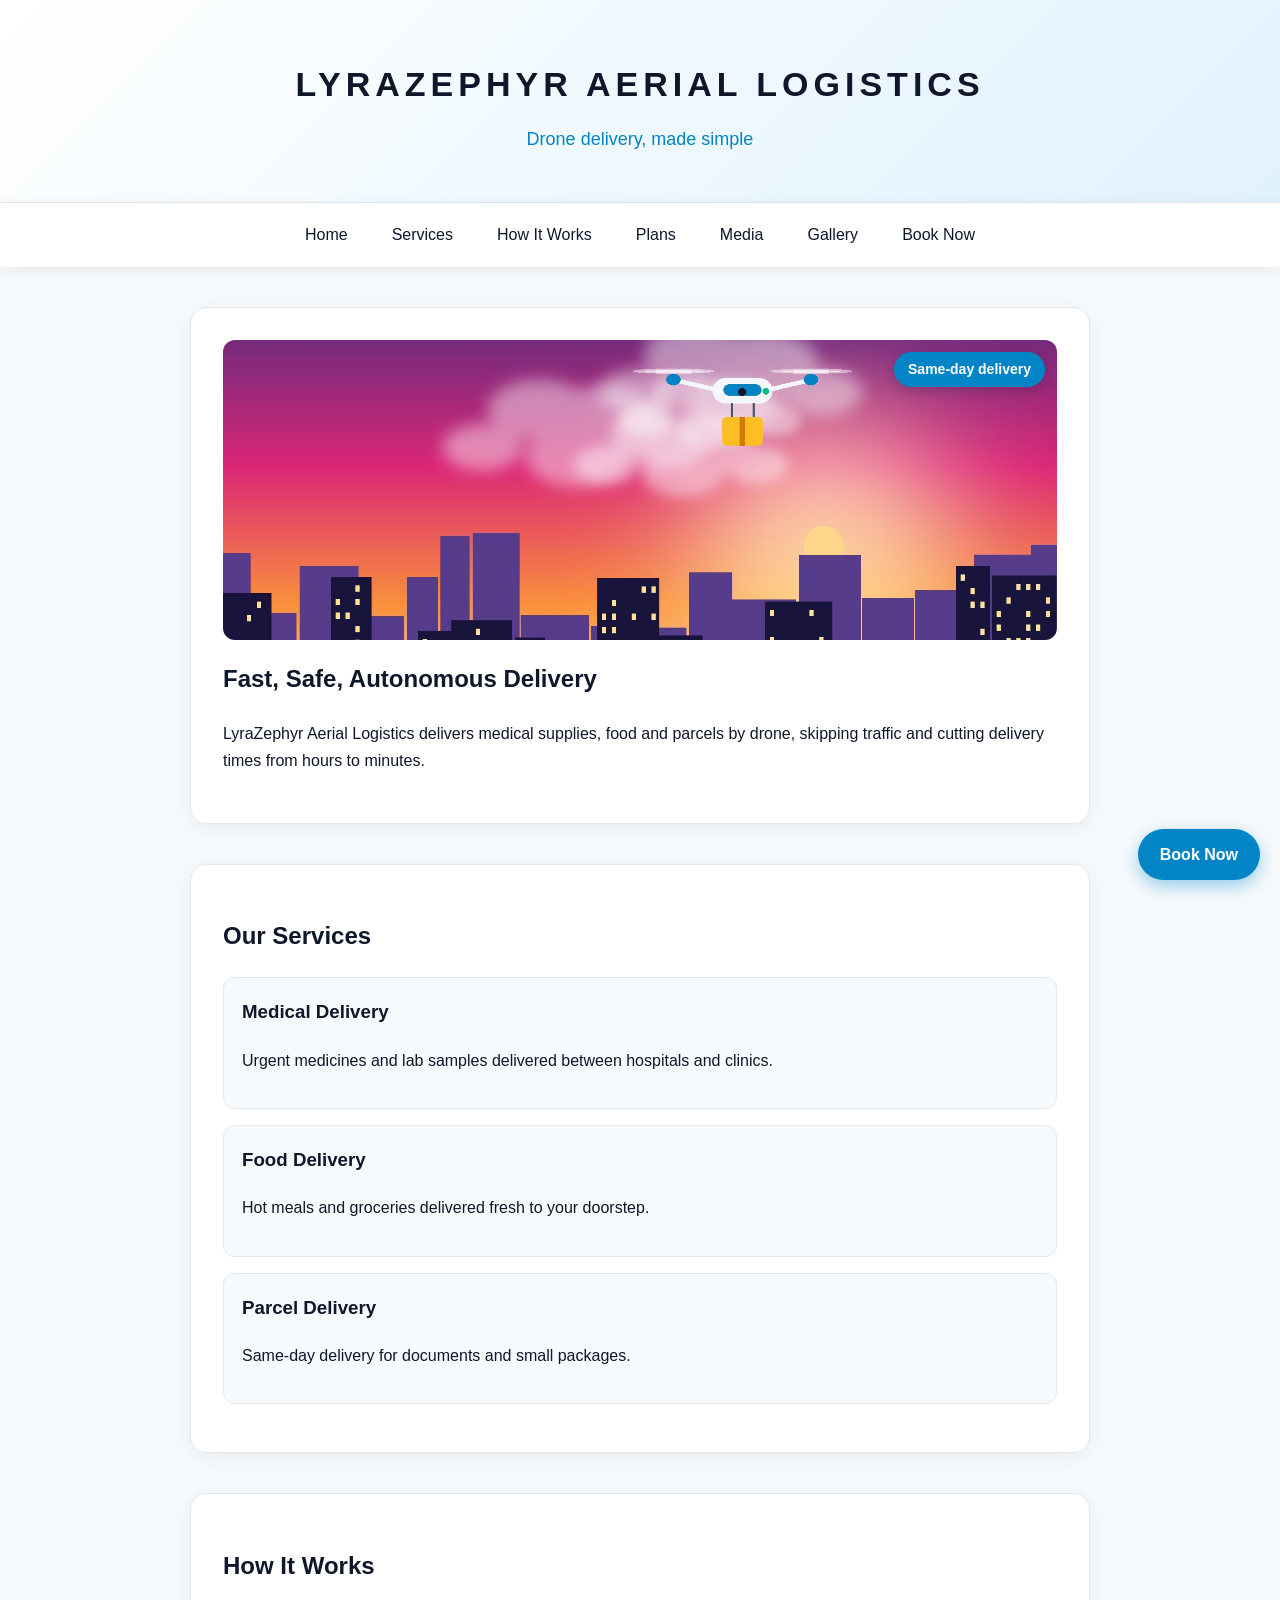
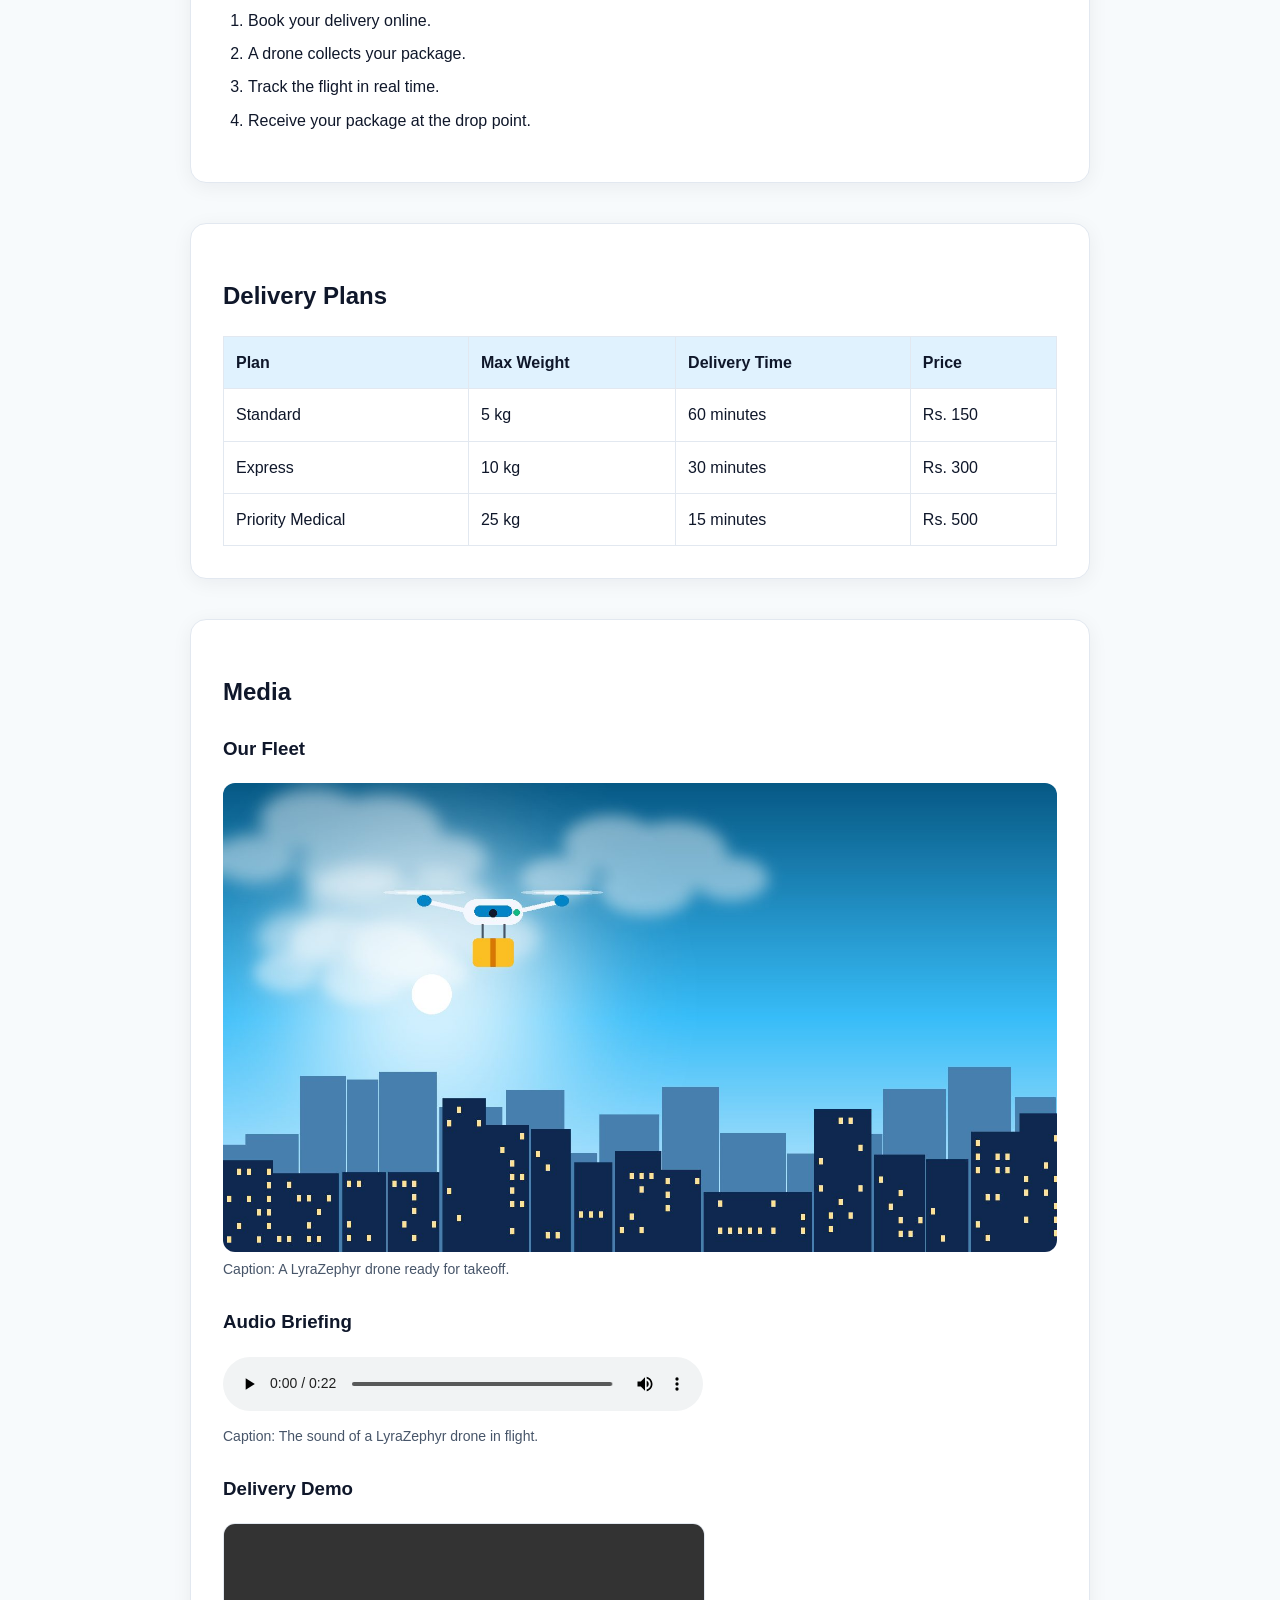
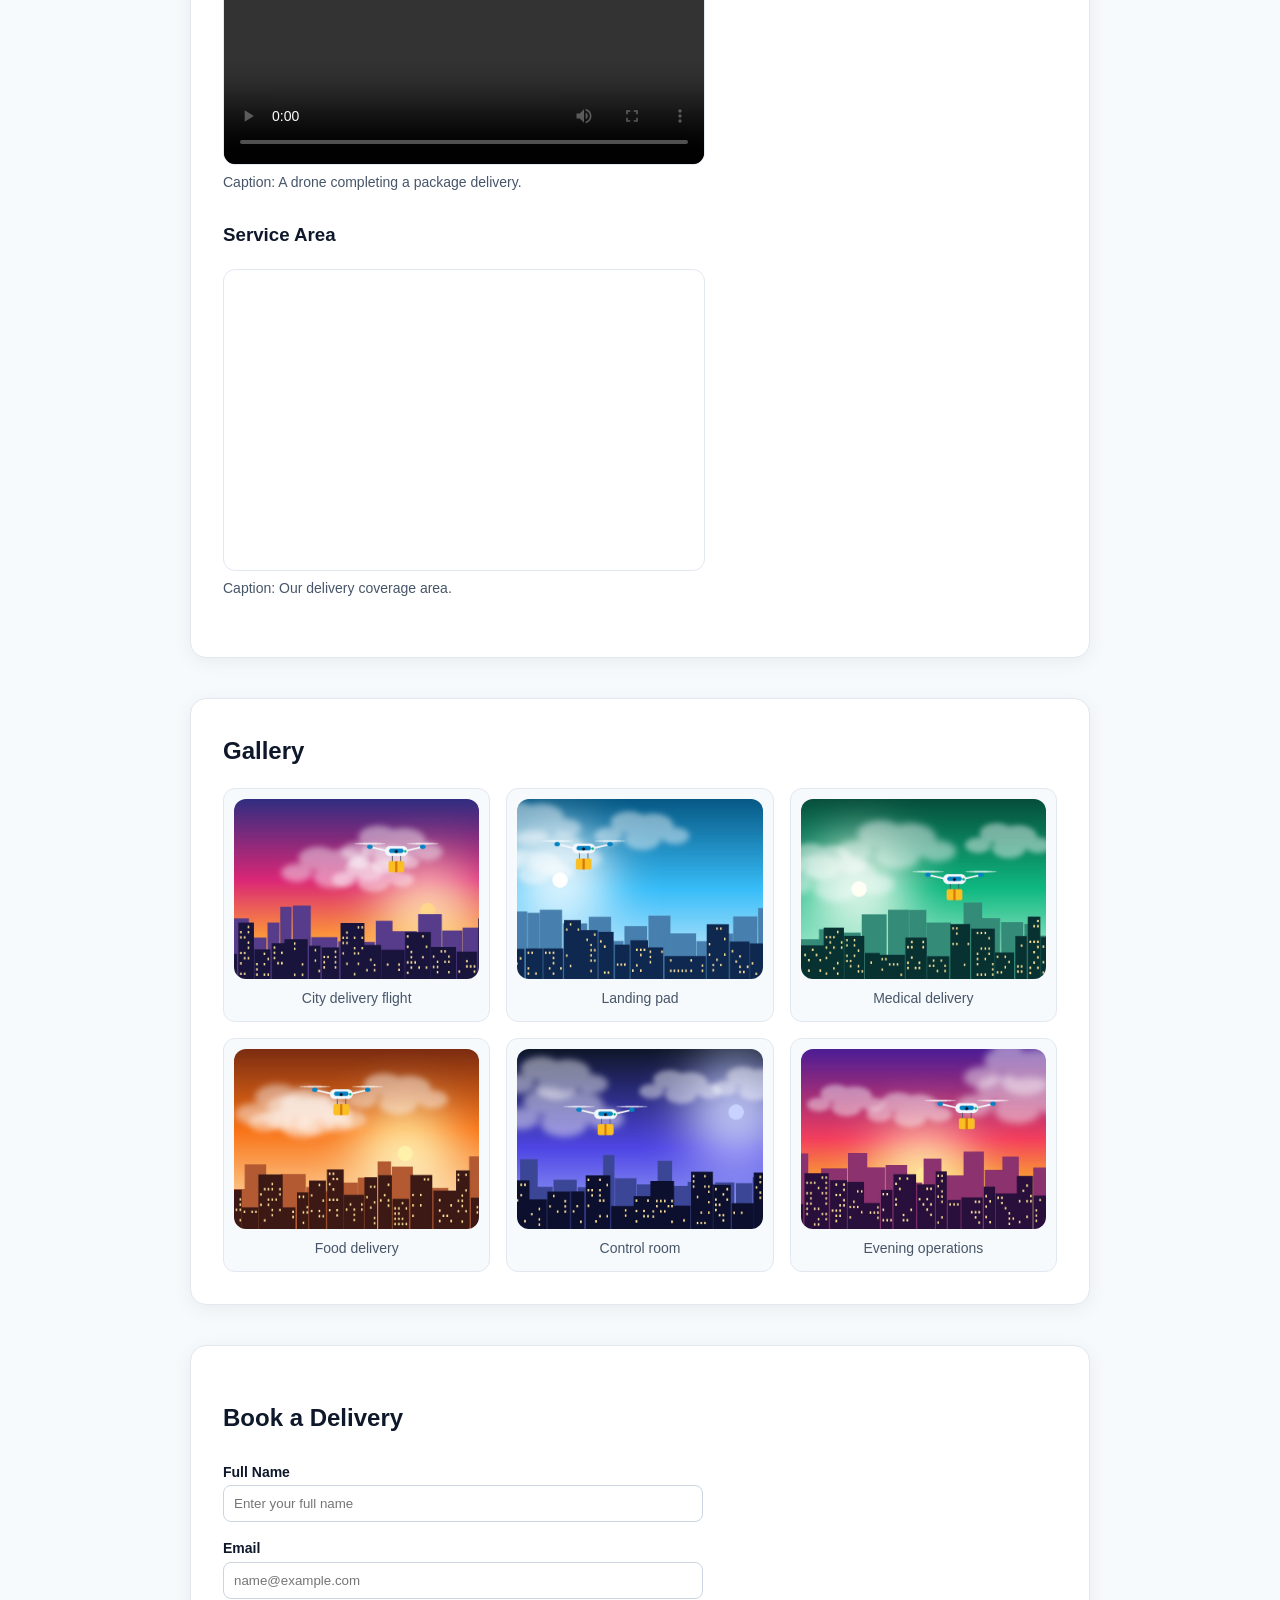
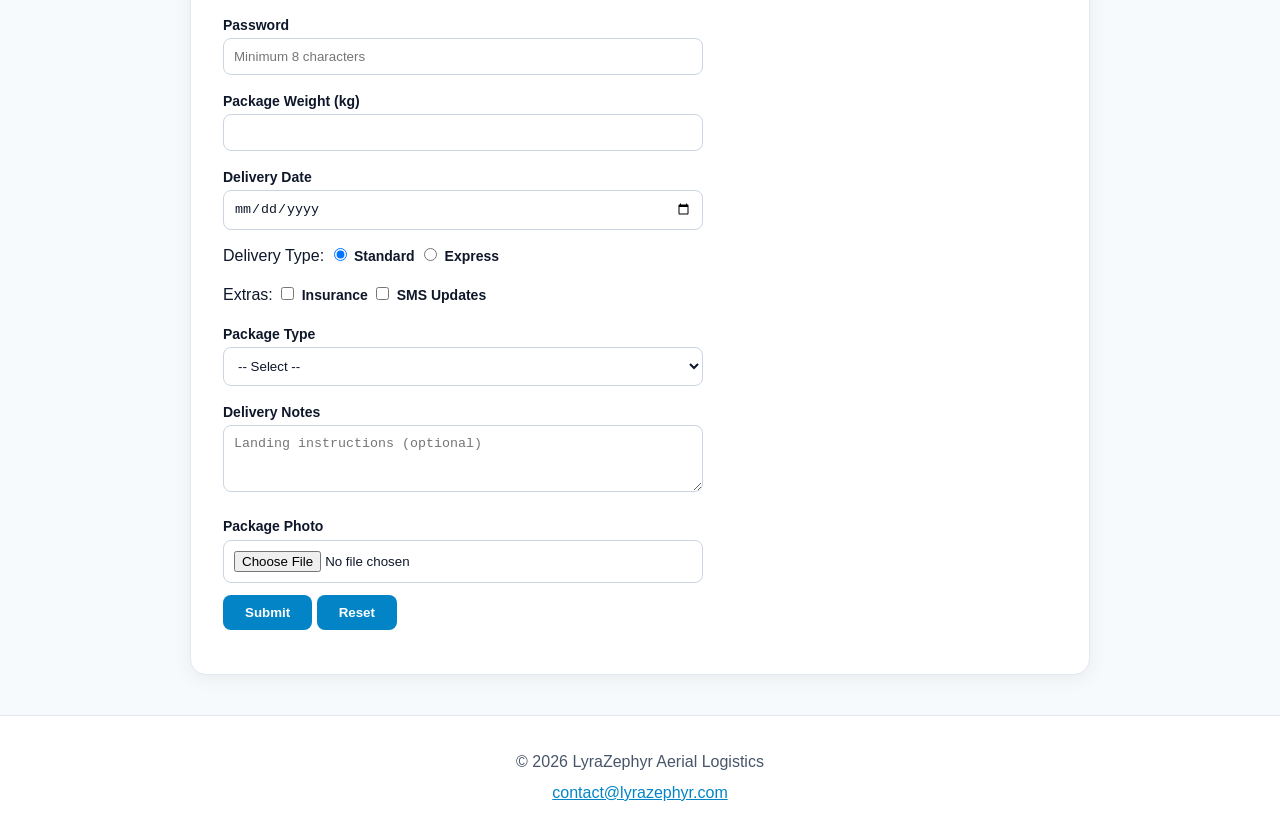
<file: p7/index.html>
<!DOCTYPE html>
<html lang="en">
<head>
<meta charset="UTF-8">
<meta name="viewport" content="width=device-width, initial-scale=1.0">
<title>LyraZephyr Aerial Logistics</title>
<link rel="stylesheet" href="style.css">
</head>
<body>

<header>
<h1>LYRAZEPHYR AERIAL LOGISTICS</h1>
<p>Drone delivery, made simple</p>
</header>

<nav>
<ul>
<li><a href="#home">Home</a></li>
<li><a href="#services">Services</a></li>
<li><a href="#process">How It Works</a></li>
<li><a href="#plans">Plans</a></li>
<li><a href="#media">Media</a></li>
<li><a href="#gallery">Gallery</a></li>
<li><a href="#booking">Book Now</a></li>
</ul>
</nav>

<section id="home">
<img src="images/drone-1.jpg" alt="Delivery drone flying over a city">
<p class="badge">Same-day delivery</p>
<h2>Fast, Safe, Autonomous Delivery</h2>
<p>LyraZephyr Aerial Logistics delivers medical supplies, food and parcels by drone, skipping traffic and cutting delivery times from hours to minutes.</p>
</section>

<section id="services">
<h2>Our Services</h2>
<article>
<h3>Medical Delivery</h3>
<p>Urgent medicines and lab samples delivered between hospitals and clinics.</p>
</article>
<article>
<h3>Food Delivery</h3>
<p>Hot meals and groceries delivered fresh to your doorstep.</p>
</article>
<article>
<h3>Parcel Delivery</h3>
<p>Same-day delivery for documents and small packages.</p>
</article>
</section>

<section id="process">
<h2>How It Works</h2>
<ol>
<li>Book your delivery online.</li>
<li>A drone collects your package.</li>
<li>Track the flight in real time.</li>
<li>Receive your package at the drop point.</li>
</ol>
</section>

<section id="plans">
<h2>Delivery Plans</h2>
<table>
<tr>
<th>Plan</th>
<th>Max Weight</th>
<th>Delivery Time</th>
<th>Price</th>
</tr>
<tr>
<td>Standard</td>
<td>5 kg</td>
<td>60 minutes</td>
<td>Rs. 150</td>
</tr>
<tr>
<td>Express</td>
<td>10 kg</td>
<td>30 minutes</td>
<td>Rs. 300</td>
</tr>
<tr>
<td>Priority Medical</td>
<td>25 kg</td>
<td>15 minutes</td>
<td>Rs. 500</td>
</tr>
</table>
</section>

<section id="media">
<h2>Media</h2>

<h3>Our Fleet</h3>
<img src="images/drone-2.jpg" alt="LyraZephyr delivery drone on a landing pad">
<p>Caption: A LyraZephyr drone ready for takeoff.</p>

<h3>Audio Briefing</h3>
<audio controls src="media/briefing.mp3">Your browser does not support audio.</audio>
<p>Caption: The sound of a LyraZephyr drone in flight.</p>

<h3>Delivery Demo</h3>
<video controls width="480" src="media/demo.mp4">Your browser does not support video.</video>
<p>Caption: A drone completing a package delivery.</p>

<h3>Service Area</h3>
<iframe src="https://www.openstreetmap.org/export/embed.html?bbox=76.95%2C10.95%2C77.10%2C11.05&amp;layer=mapnik" width="480" height="300" title="Map of our service area"></iframe>
<p>Caption: Our delivery coverage area.</p>
</section>

<section id="gallery">
<h2>Gallery</h2>
<article>
<img src="images/drone-1.jpg" alt="Drone flying over a city">
<p>City delivery flight</p>
</article>
<article>
<img src="images/drone-2.jpg" alt="Drone on a landing pad">
<p>Landing pad</p>
</article>
<article>
<img src="images/drone-3.jpg" alt="Drone carrying a medical package">
<p>Medical delivery</p>
</article>
<article>
<img src="images/drone-4.jpg" alt="Drone delivering food">
<p>Food delivery</p>
</article>
<article>
<img src="images/drone-5.jpg" alt="Drone control room">
<p>Control room</p>
</article>
<article>
<img src="images/drone-6.jpg" alt="Drone at sunset">
<p>Evening operations</p>
</article>
</section>

<section id="booking">
<h2>Book a Delivery</h2>
<form>
<p>
<label for="fullname">Full Name</label>
<input type="text" id="fullname" name="fullname" placeholder="Enter your full name" required minlength="3">
</p>
<p>
<label for="email">Email</label>
<input type="email" id="email" name="email" placeholder="name@example.com" required>
</p>
<p>
<label for="password">Password</label>
<input type="password" id="password" name="password" placeholder="Minimum 8 characters" required minlength="8">
</p>
<p>
<label for="weight">Package Weight (kg)</label>
<input type="number" id="weight" name="weight" min="1" max="25" required>
</p>
<p>
<label for="date">Delivery Date</label>
<input type="date" id="date" name="date" required>
</p>
<p>
Delivery Type:
<input type="radio" id="standard" name="delivery" value="standard" checked>
<label for="standard">Standard</label>
<input type="radio" id="express" name="delivery" value="express">
<label for="express">Express</label>
</p>
<p>
Extras:
<input type="checkbox" id="insurance" name="extras" value="insurance">
<label for="insurance">Insurance</label>
<input type="checkbox" id="sms" name="extras" value="sms">
<label for="sms">SMS Updates</label>
</p>
<p>
<label for="package">Package Type</label>
<select id="package" name="package" required>
<option value="">-- Select --</option>
<option value="medical">Medical Supplies</option>
<option value="food">Food</option>
<option value="documents">Documents</option>
<option value="parcel">General Parcel</option>
</select>
</p>
<p>
<label for="notes">Delivery Notes</label>
<textarea id="notes" name="notes" rows="3" maxlength="200" placeholder="Landing instructions (optional)"></textarea>
</p>
<p>
<label for="photo">Package Photo</label>
<input type="file" id="photo" name="photo" accept="image/*">
</p>
<p>
<button type="submit">Submit</button>
<button type="reset">Reset</button>
</p>
</form>
</section>

<a class="fixed-book" href="#booking">Book Now</a>

<footer>
<p>&copy; 2026 LyraZephyr Aerial Logistics</p>
<p><a href="mailto:contact@lyrazephyr.com">contact@lyrazephyr.com</a></p>
</footer>

</body>
</html>
</file>
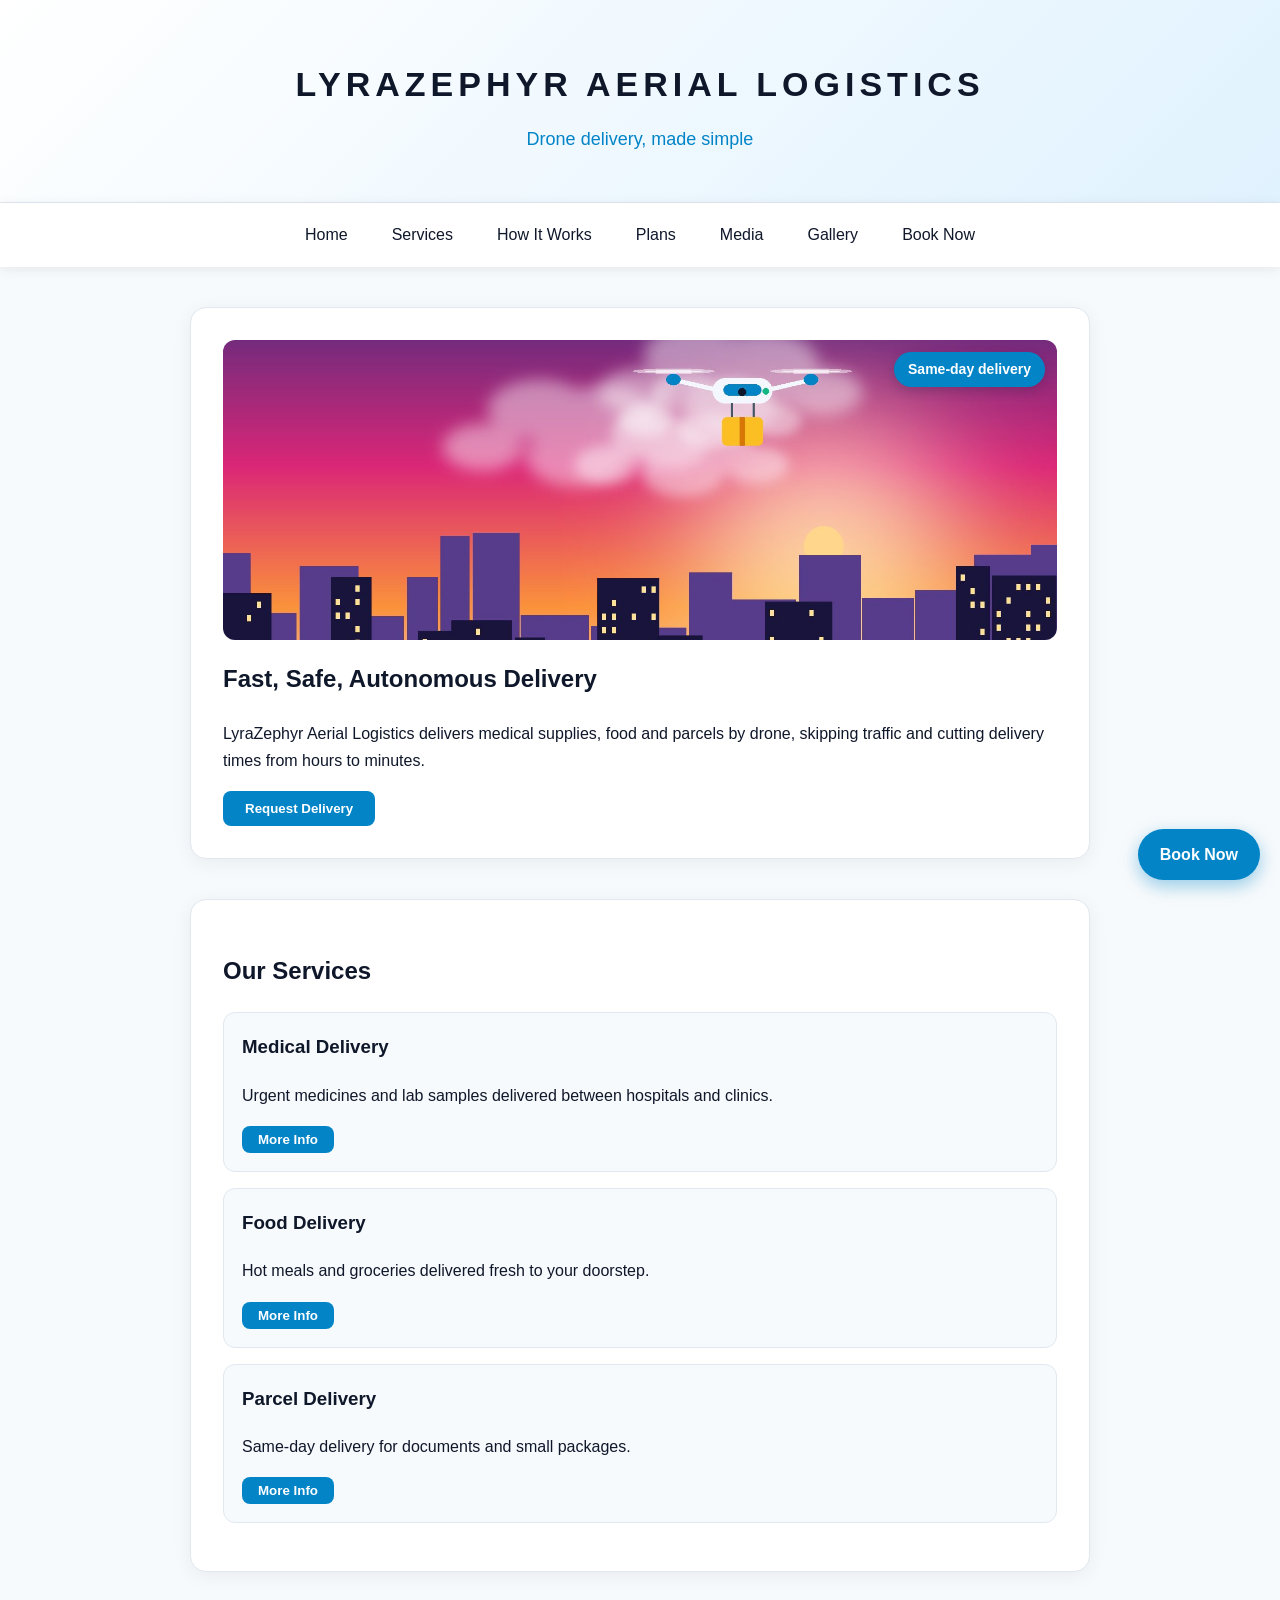
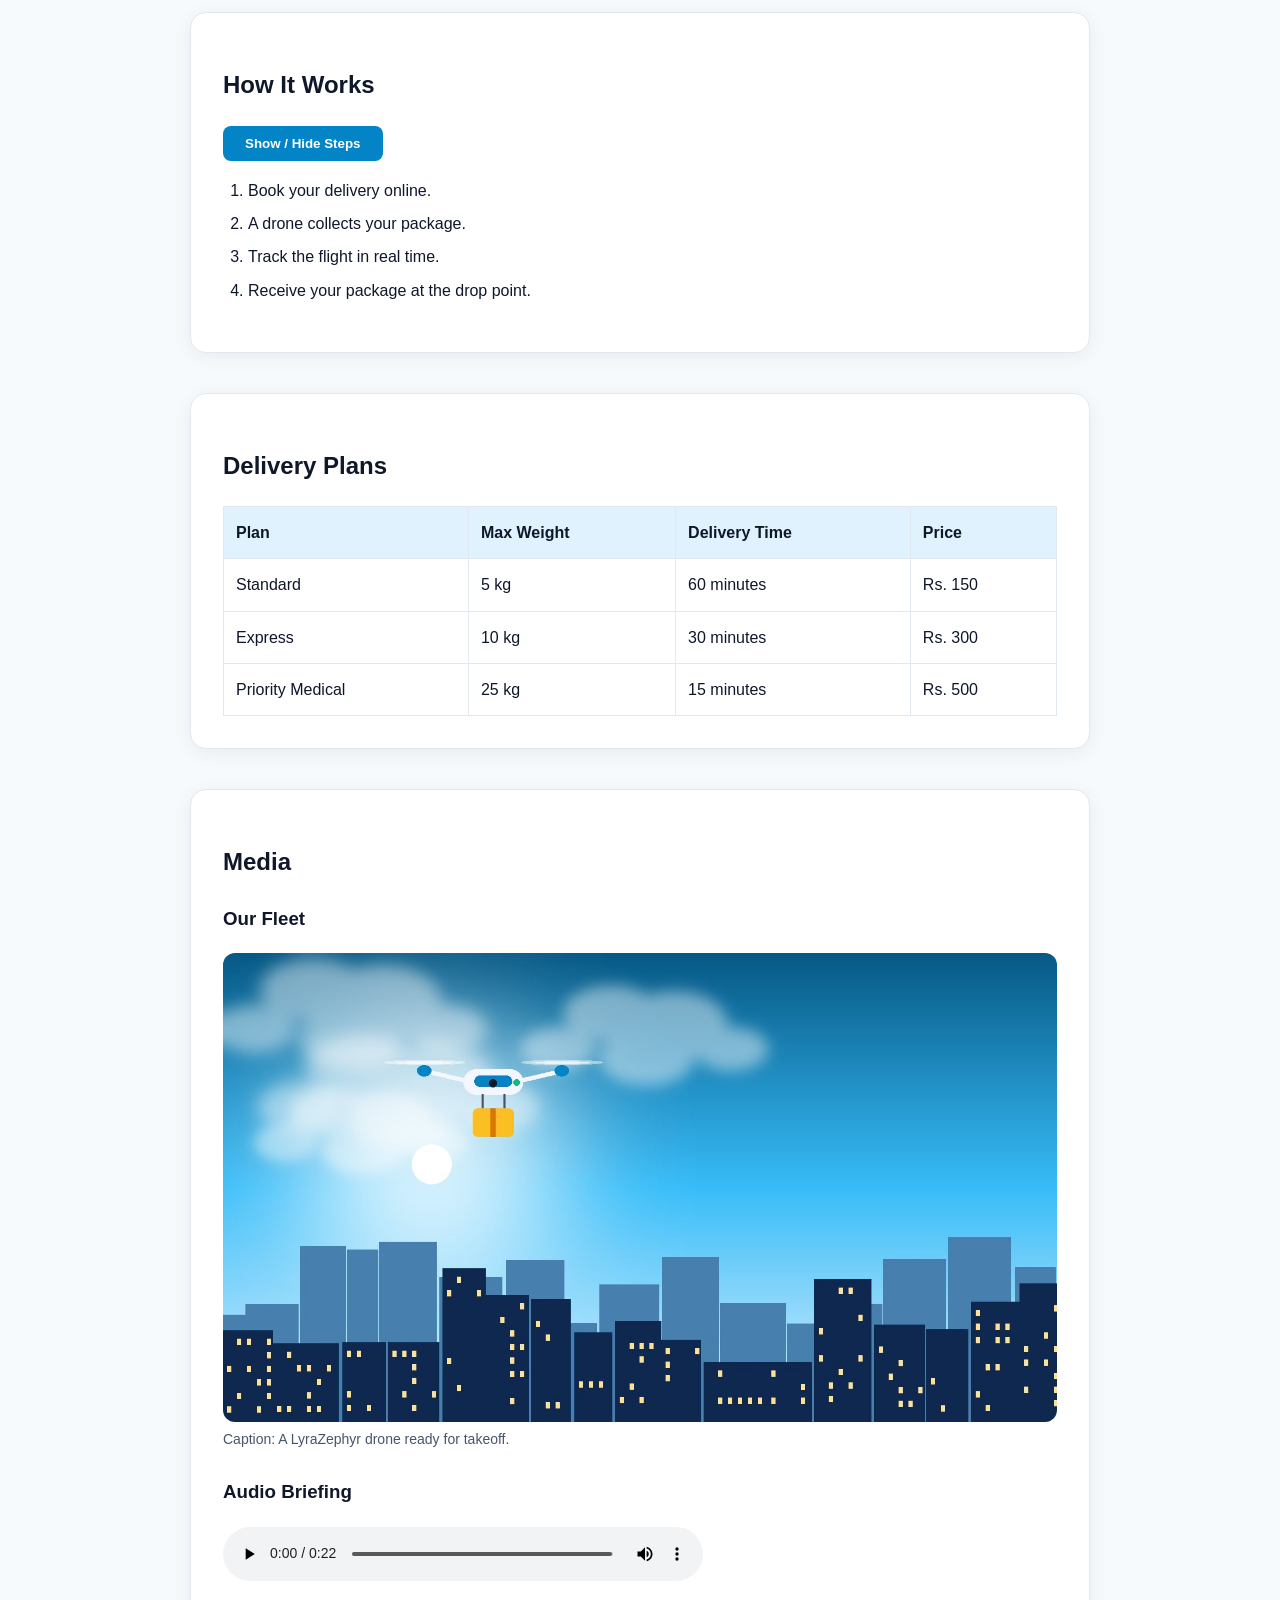
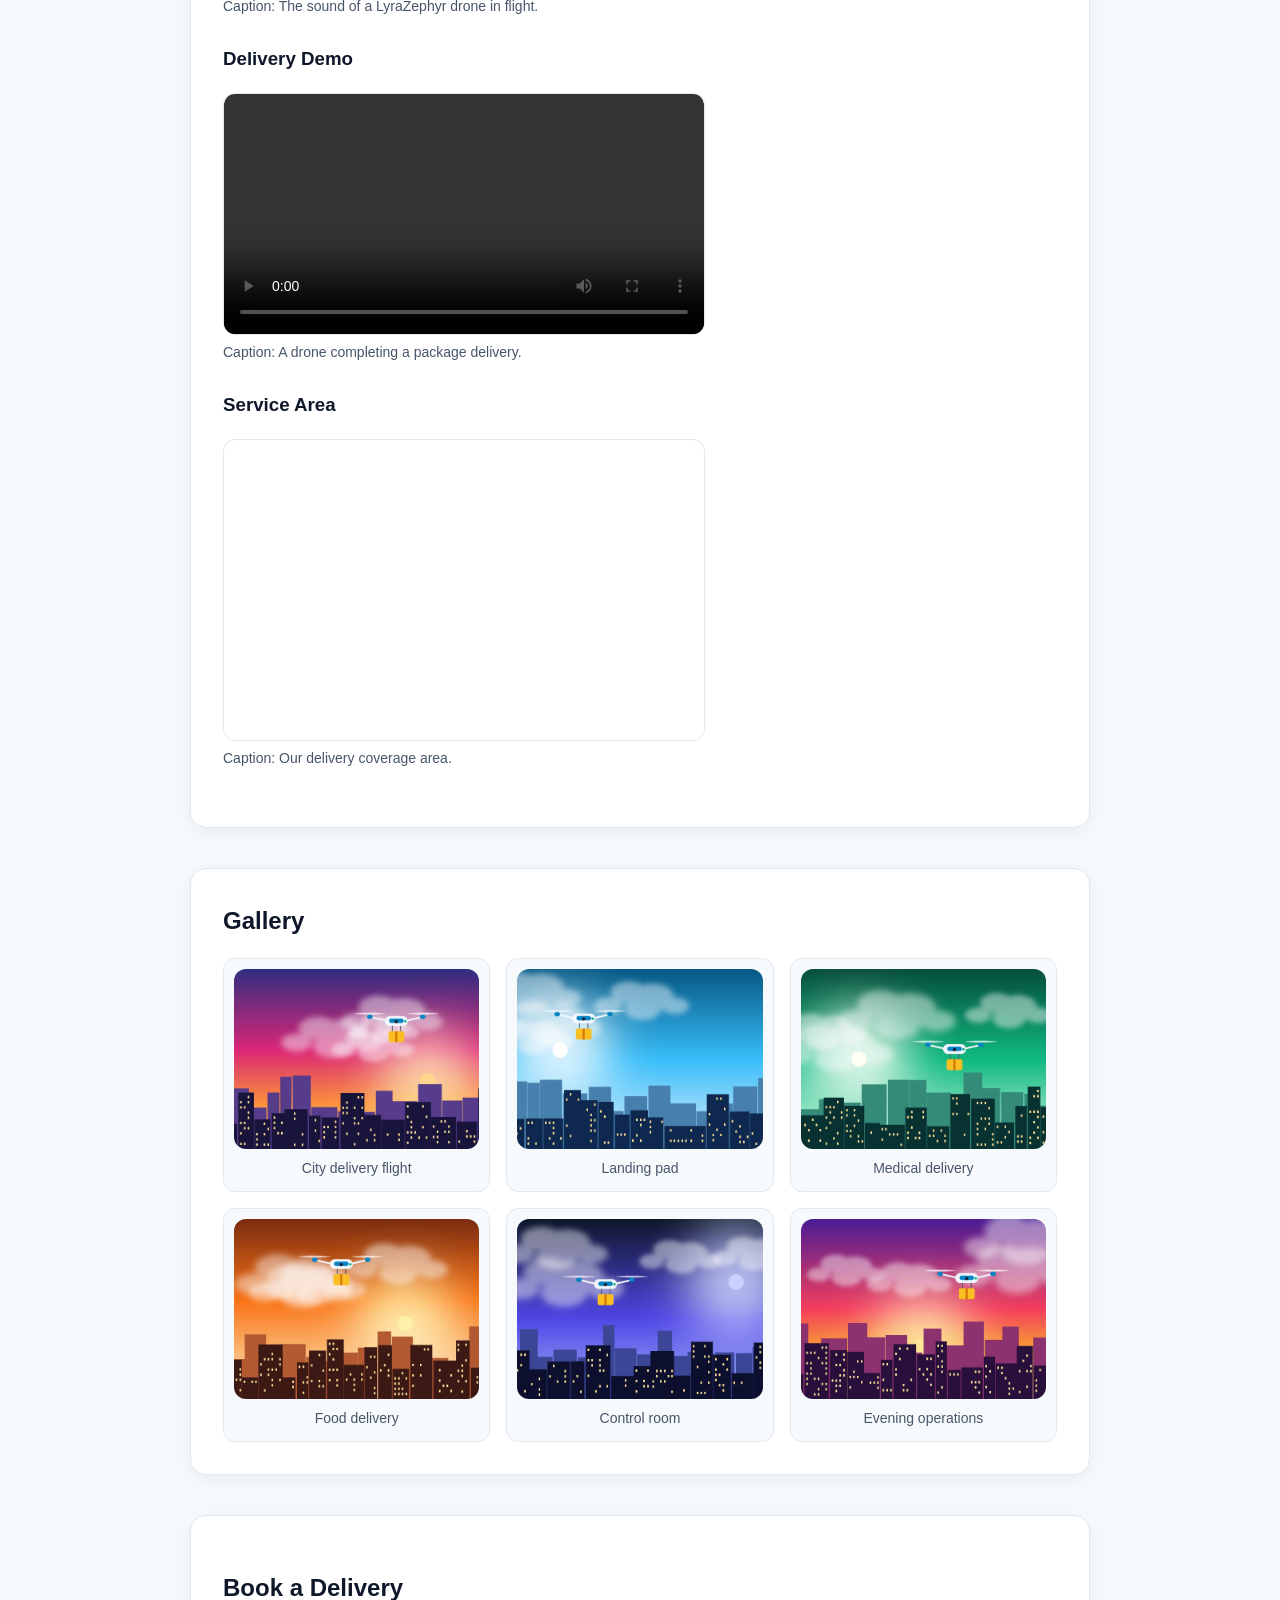
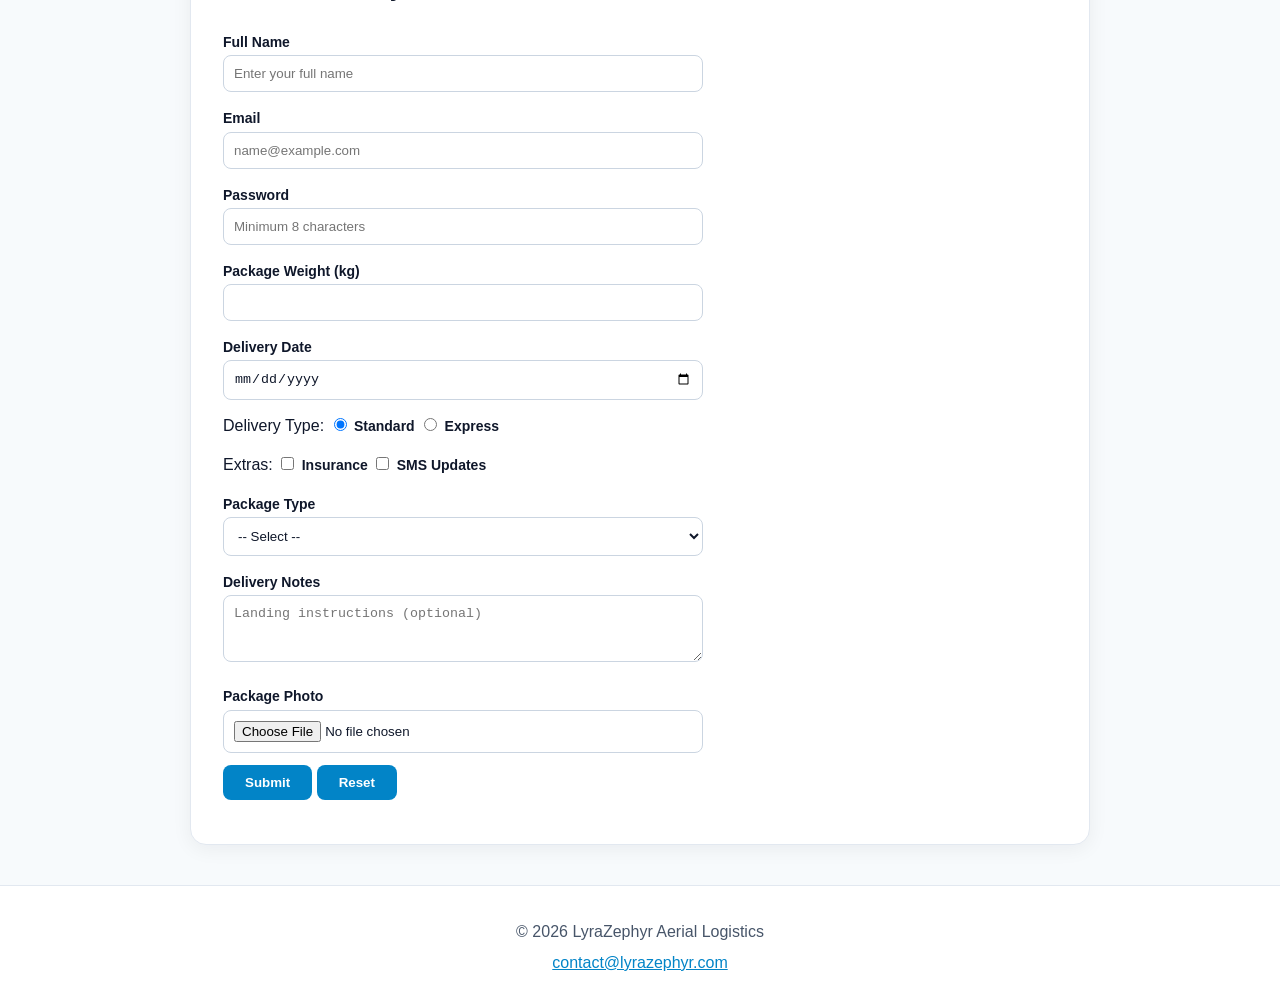
<file: p9/index.html>
<!DOCTYPE html>
<html lang="en">
<head>
<meta charset="UTF-8">
<meta name="viewport" content="width=device-width, initial-scale=1.0">
<title>LyraZephyr Aerial Logistics</title>
<link rel="stylesheet" href="style.css">
</head>
<body>

<header>
<h1>LYRAZEPHYR AERIAL LOGISTICS</h1>
<p>Drone delivery, made simple</p>
</header>

<nav>
<ul>
<li><a href="#home">Home</a></li>
<li><a href="#services">Services</a></li>
<li><a href="#process">How It Works</a></li>
<li><a href="#plans">Plans</a></li>
<li><a href="#media">Media</a></li>
<li><a href="#gallery">Gallery</a></li>
<li><a href="#booking">Book Now</a></li>
</ul>
</nav>

<section id="home">
<img src="images/drone-1.jpg" alt="Delivery drone flying over a city">
<p class="badge">Same-day delivery</p>
<h2>Fast, Safe, Autonomous Delivery</h2>
<p>LyraZephyr Aerial Logistics delivers medical supplies, food and parcels by drone, skipping traffic and cutting delivery times from hours to minutes.</p>
<button id="notify-button">Request Delivery</button>
</section>

<section id="services">
<h2>Our Services</h2>
<article>
<h3>Medical Delivery</h3>
<p>Urgent medicines and lab samples delivered between hospitals and clinics.</p>
<button id="medical-button">More Info</button>
<div class="info-card" id="medical-info">
<span>Available 24/7.</span> Temperature-controlled boxes keep medicines safe.
</div>
</article>
<article>
<h3>Food Delivery</h3>
<p>Hot meals and groceries delivered fresh to your doorstep.</p>
<button id="food-button">More Info</button>
<div class="info-card" id="food-info">
<span>Insulated bags.</span> Meals arrive hot, usually within 30 minutes.
</div>
</article>
<article>
<h3>Parcel Delivery</h3>
<p>Same-day delivery for documents and small packages.</p>
<button id="parcel-button">More Info</button>
<div class="info-card" id="parcel-info">
<span>Up to 5 kg.</span> Every parcel can be tracked in real time.
</div>
</article>
</section>

<section id="process">
<h2>How It Works</h2>
<button id="process-button">Show / Hide Steps</button>
<div class="steps" id="process-steps">
<ol>
<li>Book your delivery online.</li>
<li>A drone collects your package.</li>
<li>Track the flight in real time.</li>
<li>Receive your package at the drop point.</li>
</ol>
</div>
</section>

<section id="plans">
<h2>Delivery Plans</h2>
<table>
<tr>
<th>Plan</th>
<th>Max Weight</th>
<th>Delivery Time</th>
<th>Price</th>
</tr>
<tr>
<td>Standard</td>
<td>5 kg</td>
<td>60 minutes</td>
<td>Rs. 150</td>
</tr>
<tr>
<td>Express</td>
<td>10 kg</td>
<td>30 minutes</td>
<td>Rs. 300</td>
</tr>
<tr>
<td>Priority Medical</td>
<td>25 kg</td>
<td>15 minutes</td>
<td>Rs. 500</td>
</tr>
</table>
</section>

<section id="media">
<h2>Media</h2>

<h3>Our Fleet</h3>
<img src="images/drone-2.jpg" alt="LyraZephyr delivery drone on a landing pad">
<p>Caption: A LyraZephyr drone ready for takeoff.</p>

<h3>Audio Briefing</h3>
<audio controls src="media/briefing.mp3">Your browser does not support audio.</audio>
<p>Caption: The sound of a LyraZephyr drone in flight.</p>

<h3>Delivery Demo</h3>
<video controls width="480" src="media/demo.mp4">Your browser does not support video.</video>
<p>Caption: A drone completing a package delivery.</p>

<h3>Service Area</h3>
<iframe src="https://www.openstreetmap.org/export/embed.html?bbox=76.95%2C10.95%2C77.10%2C11.05&amp;layer=mapnik" width="480" height="300" title="Map of our service area"></iframe>
<p>Caption: Our delivery coverage area.</p>
</section>

<section id="gallery">
<h2>Gallery</h2>
<article>
<img src="images/drone-1.jpg" alt="Drone flying over a city">
<p>City delivery flight</p>
</article>
<article>
<img src="images/drone-2.jpg" alt="Drone on a landing pad">
<p>Landing pad</p>
</article>
<article>
<img src="images/drone-3.jpg" alt="Drone carrying a medical package">
<p>Medical delivery</p>
</article>
<article>
<img src="images/drone-4.jpg" alt="Drone delivering food">
<p>Food delivery</p>
</article>
<article>
<img src="images/drone-5.jpg" alt="Drone control room">
<p>Control room</p>
</article>
<article>
<img src="images/drone-6.jpg" alt="Drone at sunset">
<p>Evening operations</p>
</article>
</section>

<section id="booking">
<h2>Book a Delivery</h2>
<form>
<p>
<label for="fullname">Full Name</label>
<input type="text" id="fullname" name="fullname" placeholder="Enter your full name" required minlength="3">
</p>
<p>
<label for="email">Email</label>
<input type="email" id="email" name="email" placeholder="name@example.com" required>
</p>
<p>
<label for="password">Password</label>
<input type="password" id="password" name="password" placeholder="Minimum 8 characters" required minlength="8">
</p>
<p>
<label for="weight">Package Weight (kg)</label>
<input type="number" id="weight" name="weight" min="1" max="25" required>
</p>
<p>
<label for="date">Delivery Date</label>
<input type="date" id="date" name="date" required>
</p>
<p>
Delivery Type:
<input type="radio" id="standard" name="delivery" value="standard" checked>
<label for="standard">Standard</label>
<input type="radio" id="express" name="delivery" value="express">
<label for="express">Express</label>
</p>
<p>
Extras:
<input type="checkbox" id="insurance" name="extras" value="insurance">
<label for="insurance">Insurance</label>
<input type="checkbox" id="sms" name="extras" value="sms">
<label for="sms">SMS Updates</label>
</p>
<p>
<label for="package">Package Type</label>
<select id="package" name="package" required>
<option value="">-- Select --</option>
<option value="medical">Medical Supplies</option>
<option value="food">Food</option>
<option value="documents">Documents</option>
<option value="parcel">General Parcel</option>
</select>
</p>
<p>
<label for="notes">Delivery Notes</label>
<textarea id="notes" name="notes" rows="3" maxlength="200" placeholder="Landing instructions (optional)"></textarea>
</p>
<p>
<label for="photo">Package Photo</label>
<input type="file" id="photo" name="photo" accept="image/*">
</p>
<p>
<button type="submit">Submit</button>
<button type="reset">Reset</button>
</p>
</form>
</section>

<a class="fixed-book" href="#booking">Book Now</a>

<div class="notification" id="notification">
<span>Request received.</span> Our team will contact you shortly.
</div>

<footer>
<p>&copy; 2026 LyraZephyr Aerial Logistics</p>
<p><a href="mailto:contact@lyrazephyr.com">contact@lyrazephyr.com</a></p>
</footer>

<script src="script.js"></script>
</body>
</html>
</file>
<file: p10/style.css>
/* ===== Colour palette (light theme) =====
   Background  #F7FAFC  sky-tinted off-white
   Cards       #FFFFFF  pure white
   Text        #0F172A  aerospace navy
   Primary     #0284C7  sky cyan
   Secondary   #10B981  emerald mint
*/

/* ===== P4: Base styling ===== */
body {
  margin: 0;
  background-color: #F7FAFC;
  color: #0F172A;
  font-family: Arial, sans-serif;
  font-size: 16px;
  line-height: 1.7;
}

header {
  position: static;
  background: linear-gradient(135deg, #FFFFFF, #E0F2FE);
  padding: 56px 20px 48px 20px;
  text-align: center;
  border-bottom: 1px solid #E2E8F0;
}

h1 {
  margin: 0 0 10px 0;
  font-family: "Trebuchet MS", Verdana, sans-serif;
  font-size: 34px;
  letter-spacing: 5px;
  color: #0F172A;
}

header p {
  margin: 0;
  font-size: 18px;
  color: #0284C7;
}

h2, h3 {
  font-family: "Segoe UI", Tahoma, sans-serif;
  color: #0F172A;
}

/* ===== P5 + P6: Flexbox navigation, sticky ===== */
nav {
  position: sticky;
  top: 0;
  z-index: 10;
  background-color: #FFFFFF;
  padding: 10px 20px;
  box-shadow: 0 2px 12px rgba(15, 23, 42, 0.08);
}

nav ul {
  display: flex;
  flex-direction: row;
  flex-wrap: wrap;
  justify-content: center;
  align-items: center;
  gap: 8px 16px;
  list-style: none;
  margin: 0;
  padding: 0;
}

nav li {
  margin: 0;
}

nav a {
  display: block;
  color: #0F172A;
  text-decoration: none;
  padding: 8px 14px;
  border-radius: 20px;
}

nav a:hover {
  background-color: #0284C7;
  color: #FFFFFF;
}

/* ===== P4: Sections, cards, table, media, form, footer ===== */
section {
  box-sizing: border-box;
  width: 80%;
  max-width: 900px;
  margin: 40px auto;
  padding: 32px;
  background-color: #FFFFFF;
  border: 1px solid #E2E8F0;
  border-radius: 16px;
  box-shadow: 0 4px 20px rgba(15, 23, 42, 0.06);
}

section ul, section ol {
  padding-left: 25px;
}

li {
  margin-bottom: 6px;
}

img {
  display: block;
  max-width: 100%;
  height: auto;
  border-radius: 12px;
}

#home img {
  width: 100%;
  height: 300px;
  object-fit: cover;
  margin-bottom: 15px;
}

article {
  position: relative;
  background-color: #F7FAFC;
  border: 1px solid #E2E8F0;
  border-radius: 12px;
  padding: 18px;
  margin-bottom: 16px;
}

article:hover {
  border-color: #0284C7;
  box-shadow: 0 6px 16px rgba(2, 132, 199, 0.12);
  top: -3px;
}

article h3 {
  margin-top: 0;
}

table {
  width: 100%;
  border-collapse: collapse;
}

th, td {
  border: 1px solid #E2E8F0;
  padding: 12px;
  text-align: left;
}

th {
  background-color: #E0F2FE;
  color: #0F172A;
}

tr:hover td {
  background-color: #F0F9FF;
}

#media p {
  margin: 6px 0 24px 0;
  font-size: 14px;
  color: #475569;
}

audio {
  width: 100%;
  max-width: 480px;
}

video, iframe {
  display: block;
  width: 100%;
  max-width: 480px;
  border: 1px solid #E2E8F0;
  border-radius: 12px;
}

form {
  max-width: 480px;
}

form p {
  margin: 12px 0;
}

label {
  font-weight: bold;
  font-size: 14px;
}

input, select, textarea {
  width: 100%;
  box-sizing: border-box;
  padding: 10px;
  background-color: #FFFFFF;
  color: #0F172A;
  border: 1px solid #CBD5E1;
  border-radius: 8px;
}

input[type="radio"], input[type="checkbox"] {
  width: auto;
}

button {
  padding: 10px 22px;
  background-color: #0284C7;
  color: #FFFFFF;
  font-weight: bold;
  border: none;
  border-radius: 8px;
  cursor: pointer;
}

button:hover {
  background-color: #0369A1;
}

footer {
  padding: 28px 20px;
  text-align: center;
  background-color: #FFFFFF;
  border-top: 1px solid #E2E8F0;
  color: #475569;
}

footer p {
  margin: 4px 0;
}

footer a {
  color: #0284C7;
}

/* ===== P6: Positioning ===== */
#home {
  position: relative;
}

.badge {
  position: absolute;
  top: 44px;
  right: 44px;
  margin: 0;
  padding: 6px 14px;
  background-color: #0284C7;
  color: #FFFFFF;
  font-size: 14px;
  font-weight: bold;
  border-radius: 20px;
  box-shadow: 0 4px 12px rgba(15, 23, 42, 0.2);
}

.fixed-book {
  position: fixed;
  bottom: 20px;
  right: 20px;
  padding: 12px 22px;
  background-color: #0284C7;
  color: #FFFFFF;
  font-weight: bold;
  text-decoration: none;
  border-radius: 30px;
  box-shadow: 0 6px 18px rgba(2, 132, 199, 0.4);
}

.fixed-book:hover {
  background-color: #0369A1;
}

/* ===== P7: Gallery grid ===== */
#gallery {
  display: grid;
  grid-template-columns: repeat(3, 1fr);
  gap: 16px;
}

#gallery h2 {
  grid-column: 1 / -1;
  margin: 0;
}

#gallery article {
  margin-bottom: 0;
  padding: 10px;
}

#gallery img {
  width: 100%;
  height: 180px;
  object-fit: cover;
}

#gallery p {
  margin: 8px 0 0 0;
  font-size: 14px;
  text-align: center;
  color: #475569;
}

/* ===== P9: Animations ===== */
@keyframes fadeIn {
  from {
    opacity: 0;
    transform: translateY(-10px);
  }
  to {
    opacity: 1;
    transform: translateY(0);
  }
}

button {
  transition: transform 0.2s, background-color 0.2s;
}

button:hover {
  transform: scale(1.05);
}

article button {
  padding: 6px 16px;
}

.info-card {
  display: none;
  margin-top: 12px;
  padding: 12px;
  background-color: #ECFDF5;
  border-left: 4px solid #10B981;
  border-radius: 8px;
}

.info-card.open {
  display: block;
  animation: fadeIn 0.5s;
}

.info-card span {
  color: #047857;
  font-weight: bold;
}

.steps {
  margin-top: 15px;
  animation: fadeIn 0.5s;
}

.steps.closed {
  display: none;
}

.notification {
  position: fixed;
  top: 20px;
  right: 20px;
  z-index: 20;
  padding: 12px 18px;
  background-color: #0F172A;
  color: #FFFFFF;
  border-left: 4px solid #10B981;
  border-radius: 10px;
  box-shadow: 0 8px 24px rgba(15, 23, 42, 0.25);
  opacity: 0;
  transform: translateX(120%);
  transition: opacity 0.4s, transform 0.4s;
}

.notification span {
  color: #6EE7B7;
  font-weight: bold;
}

.notification.show {
  opacity: 1;
  transform: translateX(0);
}

/* ===== P10: DOM deliveries ===== */
.delivery-input {
  display: flex;
  gap: 10px;
  max-width: 480px;
}

.delivery-input input {
  flex: 1;
  width: auto;
}

#delivery-message {
  margin: 10px 0 0 0;
  color: #0284C7;
}

#delivery-count {
  margin: 5px 0 15px 0;
  font-size: 14px;
  color: #475569;
}

#delivery-list {
  list-style: none;
  margin: 0;
  padding: 0;
}

#delivery-list li {
  display: flex;
  justify-content: space-between;
  align-items: center;
  gap: 10px;
  padding: 12px;
  margin-bottom: 8px;
  background-color: #F7FAFC;
  border: 1px solid #E2E8F0;
  border-radius: 10px;
}

#delivery-list li.delivered {
  background-color: #ECFDF5;
  border-color: #10B981;
}

.item-buttons {
  display: flex;
  gap: 6px;
}

#delivery-list button {
  padding: 6px 12px;
  font-size: 13px;
}

/* ===== P8: Media queries (kept last so they override) ===== */
@media (max-width: 900px) {
  section {
    width: 90%;
    padding: 24px;
  }

  h1 {
    font-size: 28px;
    letter-spacing: 3px;
  }

  #home img {
    height: 220px;
  }

  #gallery {
    grid-template-columns: repeat(2, 1fr);
  }
}

@media (max-width: 600px) {
  h1 {
    font-size: 22px;
    letter-spacing: 2px;
  }

  header {
    padding: 32px 15px;
  }

  nav {
    position: static;
  }

  nav ul {
    flex-direction: column;
    gap: 6px;
  }

  section {
    width: 94%;
    margin: 24px auto;
    padding: 18px;
  }

  #home img {
    height: 160px;
  }

  .badge {
    top: 28px;
    right: 28px;
    font-size: 12px;
  }

  th, td {
    padding: 6px;
    font-size: 13px;
  }

  #gallery {
    grid-template-columns: 1fr;
  }

  #gallery img {
    height: 200px;
  }

  .fixed-book {
    bottom: 10px;
    right: 10px;
    padding: 10px 16px;
  }
}
</file>
<file: p11/style.css>
/* ===== Colour palette (light theme) =====
   Background  #F7FAFC  sky-tinted off-white
   Cards       #FFFFFF  pure white
   Text        #0F172A  aerospace navy
   Primary     #0284C7  sky cyan
   Secondary   #10B981  emerald mint
*/

/* ===== P4: Base styling ===== */
body {
  margin: 0;
  background-color: #F7FAFC;
  color: #0F172A;
  font-family: Arial, sans-serif;
  font-size: 16px;
  line-height: 1.7;
}

header {
  position: static;
  background: linear-gradient(135deg, #FFFFFF, #E0F2FE);
  padding: 56px 20px 48px 20px;
  text-align: center;
  border-bottom: 1px solid #E2E8F0;
}

h1 {
  margin: 0 0 10px 0;
  font-family: "Trebuchet MS", Verdana, sans-serif;
  font-size: 34px;
  letter-spacing: 5px;
  color: #0F172A;
}

header p {
  margin: 0;
  font-size: 18px;
  color: #0284C7;
}

h2, h3 {
  font-family: "Segoe UI", Tahoma, sans-serif;
  color: #0F172A;
}

/* ===== P5 + P6: Flexbox navigation, sticky ===== */
nav {
  position: sticky;
  top: 0;
  z-index: 10;
  background-color: #FFFFFF;
  padding: 10px 20px;
  box-shadow: 0 2px 12px rgba(15, 23, 42, 0.08);
}

nav ul {
  display: flex;
  flex-direction: row;
  flex-wrap: wrap;
  justify-content: center;
  align-items: center;
  gap: 8px 16px;
  list-style: none;
  margin: 0;
  padding: 0;
}

nav li {
  margin: 0;
}

nav a {
  display: block;
  color: #0F172A;
  text-decoration: none;
  padding: 8px 14px;
  border-radius: 20px;
}

nav a:hover {
  background-color: #0284C7;
  color: #FFFFFF;
}

/* ===== P4: Sections, cards, table, media, form, footer ===== */
section {
  box-sizing: border-box;
  width: 80%;
  max-width: 900px;
  margin: 40px auto;
  padding: 32px;
  background-color: #FFFFFF;
  border: 1px solid #E2E8F0;
  border-radius: 16px;
  box-shadow: 0 4px 20px rgba(15, 23, 42, 0.06);
}

section ul, section ol {
  padding-left: 25px;
}

li {
  margin-bottom: 6px;
}

img {
  display: block;
  max-width: 100%;
  height: auto;
  border-radius: 12px;
}

#home img {
  width: 100%;
  height: 300px;
  object-fit: cover;
  margin-bottom: 15px;
}

article {
  position: relative;
  background-color: #F7FAFC;
  border: 1px solid #E2E8F0;
  border-radius: 12px;
  padding: 18px;
  margin-bottom: 16px;
}

article:hover {
  border-color: #0284C7;
  box-shadow: 0 6px 16px rgba(2, 132, 199, 0.12);
  top: -3px;
}

article h3 {
  margin-top: 0;
}

table {
  width: 100%;
  border-collapse: collapse;
}

th, td {
  border: 1px solid #E2E8F0;
  padding: 12px;
  text-align: left;
}

th {
  background-color: #E0F2FE;
  color: #0F172A;
}

tr:hover td {
  background-color: #F0F9FF;
}

#media p {
  margin: 6px 0 24px 0;
  font-size: 14px;
  color: #475569;
}

audio {
  width: 100%;
  max-width: 480px;
}

video, iframe {
  display: block;
  width: 100%;
  max-width: 480px;
  border: 1px solid #E2E8F0;
  border-radius: 12px;
}

form {
  max-width: 480px;
}

form p {
  margin: 12px 0;
}

label {
  font-weight: bold;
  font-size: 14px;
}

input, select, textarea {
  width: 100%;
  box-sizing: border-box;
  padding: 10px;
  background-color: #FFFFFF;
  color: #0F172A;
  border: 1px solid #CBD5E1;
  border-radius: 8px;
}

input[type="radio"], input[type="checkbox"] {
  width: auto;
}

button {
  padding: 10px 22px;
  background-color: #0284C7;
  color: #FFFFFF;
  font-weight: bold;
  border: none;
  border-radius: 8px;
  cursor: pointer;
}

button:hover {
  background-color: #0369A1;
}

footer {
  padding: 28px 20px;
  text-align: center;
  background-color: #FFFFFF;
  border-top: 1px solid #E2E8F0;
  color: #475569;
}

footer p {
  margin: 4px 0;
}

footer a {
  color: #0284C7;
}

/* ===== P6: Positioning ===== */
#home {
  position: relative;
}

.badge {
  position: absolute;
  top: 44px;
  right: 44px;
  margin: 0;
  padding: 6px 14px;
  background-color: #0284C7;
  color: #FFFFFF;
  font-size: 14px;
  font-weight: bold;
  border-radius: 20px;
  box-shadow: 0 4px 12px rgba(15, 23, 42, 0.2);
}

.fixed-book {
  position: fixed;
  bottom: 20px;
  right: 20px;
  padding: 12px 22px;
  background-color: #0284C7;
  color: #FFFFFF;
  font-weight: bold;
  text-decoration: none;
  border-radius: 30px;
  box-shadow: 0 6px 18px rgba(2, 132, 199, 0.4);
}

.fixed-book:hover {
  background-color: #0369A1;
}

/* ===== P7: Gallery grid ===== */
#gallery {
  display: grid;
  grid-template-columns: repeat(3, 1fr);
  gap: 16px;
}

#gallery h2 {
  grid-column: 1 / -1;
  margin: 0;
}

#gallery article {
  margin-bottom: 0;
  padding: 10px;
}

#gallery img {
  width: 100%;
  height: 180px;
  object-fit: cover;
}

#gallery p {
  margin: 8px 0 0 0;
  font-size: 14px;
  text-align: center;
  color: #475569;
}

/* ===== P9: Animations ===== */
@keyframes fadeIn {
  from {
    opacity: 0;
    transform: translateY(-10px);
  }
  to {
    opacity: 1;
    transform: translateY(0);
  }
}

button {
  transition: transform 0.2s, background-color 0.2s;
}

button:hover {
  transform: scale(1.05);
}

article button {
  padding: 6px 16px;
}

.info-card {
  display: none;
  margin-top: 12px;
  padding: 12px;
  background-color: #ECFDF5;
  border-left: 4px solid #10B981;
  border-radius: 8px;
}

.info-card.open {
  display: block;
  animation: fadeIn 0.5s;
}

.info-card span {
  color: #047857;
  font-weight: bold;
}

.steps {
  margin-top: 15px;
  animation: fadeIn 0.5s;
}

.steps.closed {
  display: none;
}

.notification {
  position: fixed;
  top: 20px;
  right: 20px;
  z-index: 20;
  padding: 12px 18px;
  background-color: #0F172A;
  color: #FFFFFF;
  border-left: 4px solid #10B981;
  border-radius: 10px;
  box-shadow: 0 8px 24px rgba(15, 23, 42, 0.25);
  opacity: 0;
  transform: translateX(120%);
  transition: opacity 0.4s, transform 0.4s;
}

.notification span {
  color: #6EE7B7;
  font-weight: bold;
}

.notification.show {
  opacity: 1;
  transform: translateX(0);
}

/* ===== P10: DOM deliveries ===== */
.delivery-input {
  display: flex;
  gap: 10px;
  max-width: 480px;
}

.delivery-input input {
  flex: 1;
  width: auto;
}

#delivery-message {
  margin: 10px 0 0 0;
  color: #0284C7;
}

#delivery-count {
  margin: 5px 0 15px 0;
  font-size: 14px;
  color: #475569;
}

#delivery-list {
  list-style: none;
  margin: 0;
  padding: 0;
}

#delivery-list li {
  display: flex;
  justify-content: space-between;
  align-items: center;
  gap: 10px;
  padding: 12px;
  margin-bottom: 8px;
  background-color: #F7FAFC;
  border: 1px solid #E2E8F0;
  border-radius: 10px;
}

#delivery-list li.delivered {
  background-color: #ECFDF5;
  border-color: #10B981;
}

.item-buttons {
  display: flex;
  gap: 6px;
}

#delivery-list button {
  padding: 6px 12px;
  font-size: 13px;
}

/* ===== P11: Form validation ===== */
fieldset {
  margin-bottom: 16px;
  padding: 10px 16px;
  border: 1px solid #E2E8F0;
  border-radius: 12px;
}

legend {
  padding: 0 8px;
  color: #0284C7;
  font-weight: bold;
}

input:focus, select:focus, textarea:focus {
  outline: none;
  border-color: #0284C7;
  box-shadow: 0 0 0 3px rgba(2, 132, 199, 0.15);
}

input:focus:invalid, select:focus:invalid, textarea:focus:invalid {
  border-color: #DC2626;
  box-shadow: 0 0 0 3px rgba(220, 38, 38, 0.12);
}

input:focus:valid, select:focus:valid, textarea:focus:valid {
  border-color: #10B981;
  box-shadow: 0 0 0 3px rgba(16, 185, 129, 0.15);
}

.error {
  margin: 0;
  font-size: 13px;
  color: #DC2626;
}

.success {
  color: #047857;
  font-weight: bold;
}

/* ===== P8: Media queries (kept last so they override) ===== */
@media (max-width: 900px) {
  section {
    width: 90%;
    padding: 24px;
  }

  h1 {
    font-size: 28px;
    letter-spacing: 3px;
  }

  #home img {
    height: 220px;
  }

  #gallery {
    grid-template-columns: repeat(2, 1fr);
  }
}

@media (max-width: 600px) {
  h1 {
    font-size: 22px;
    letter-spacing: 2px;
  }

  header {
    padding: 32px 15px;
  }

  nav {
    position: static;
  }

  nav ul {
    flex-direction: column;
    gap: 6px;
  }

  section {
    width: 94%;
    margin: 24px auto;
    padding: 18px;
  }

  #home img {
    height: 160px;
  }

  .badge {
    top: 28px;
    right: 28px;
    font-size: 12px;
  }

  th, td {
    padding: 6px;
    font-size: 13px;
  }

  #gallery {
    grid-template-columns: 1fr;
  }

  #gallery img {
    height: 200px;
  }

  .fixed-book {
    bottom: 10px;
    right: 10px;
    padding: 10px 16px;
  }
}
</file>
<file: p12/style.css>
/* ===== Colour palette (light theme) =====
   Background  #F7FAFC  sky-tinted off-white
   Cards       #FFFFFF  pure white
   Text        #0F172A  aerospace navy
   Primary     #0284C7  sky cyan
   Secondary   #10B981  emerald mint
*/

/* ===== P4: Base styling ===== */
body {
  margin: 0;
  background-color: #F7FAFC;
  color: #0F172A;
  font-family: Arial, sans-serif;
  font-size: 16px;
  line-height: 1.7;
}

header {
  position: static;
  background: linear-gradient(135deg, #FFFFFF, #E0F2FE);
  padding: 56px 20px 48px 20px;
  text-align: center;
  border-bottom: 1px solid #E2E8F0;
}

h1 {
  margin: 0 0 10px 0;
  font-family: "Trebuchet MS", Verdana, sans-serif;
  font-size: 34px;
  letter-spacing: 5px;
  color: #0F172A;
}

header p {
  margin: 0;
  font-size: 18px;
  color: #0284C7;
}

h2, h3 {
  font-family: "Segoe UI", Tahoma, sans-serif;
  color: #0F172A;
}

/* ===== P5 + P6: Flexbox navigation, sticky ===== */
nav {
  position: sticky;
  top: 0;
  z-index: 10;
  background-color: #FFFFFF;
  padding: 10px 20px;
  box-shadow: 0 2px 12px rgba(15, 23, 42, 0.08);
}

nav ul {
  display: flex;
  flex-direction: row;
  flex-wrap: wrap;
  justify-content: center;
  align-items: center;
  gap: 8px 16px;
  list-style: none;
  margin: 0;
  padding: 0;
}

nav li {
  margin: 0;
}

nav a {
  display: block;
  color: #0F172A;
  text-decoration: none;
  padding: 8px 14px;
  border-radius: 20px;
}

nav a:hover {
  background-color: #0284C7;
  color: #FFFFFF;
}

/* ===== P4: Sections, cards, table, media, form, footer ===== */
section {
  box-sizing: border-box;
  width: 80%;
  max-width: 900px;
  margin: 40px auto;
  padding: 32px;
  background-color: #FFFFFF;
  border: 1px solid #E2E8F0;
  border-radius: 16px;
  box-shadow: 0 4px 20px rgba(15, 23, 42, 0.06);
}

section ul, section ol {
  padding-left: 25px;
}

li {
  margin-bottom: 6px;
}

img {
  display: block;
  max-width: 100%;
  height: auto;
  border-radius: 12px;
}

#home img {
  width: 100%;
  height: 300px;
  object-fit: cover;
  margin-bottom: 15px;
}

article {
  position: relative;
  background-color: #F7FAFC;
  border: 1px solid #E2E8F0;
  border-radius: 12px;
  padding: 18px;
  margin-bottom: 16px;
}

article:hover {
  border-color: #0284C7;
  box-shadow: 0 6px 16px rgba(2, 132, 199, 0.12);
  top: -3px;
}

article h3 {
  margin-top: 0;
}

table {
  width: 100%;
  border-collapse: collapse;
}

th, td {
  border: 1px solid #E2E8F0;
  padding: 12px;
  text-align: left;
}

th {
  background-color: #E0F2FE;
  color: #0F172A;
}

tr:hover td {
  background-color: #F0F9FF;
}

#media p {
  margin: 6px 0 24px 0;
  font-size: 14px;
  color: #475569;
}

audio {
  width: 100%;
  max-width: 480px;
}

video, iframe {
  display: block;
  width: 100%;
  max-width: 480px;
  border: 1px solid #E2E8F0;
  border-radius: 12px;
}

form {
  max-width: 480px;
}

form p {
  margin: 12px 0;
}

label {
  font-weight: bold;
  font-size: 14px;
}

input, select, textarea {
  width: 100%;
  box-sizing: border-box;
  padding: 10px;
  background-color: #FFFFFF;
  color: #0F172A;
  border: 1px solid #CBD5E1;
  border-radius: 8px;
}

input[type="radio"], input[type="checkbox"] {
  width: auto;
}

button {
  padding: 10px 22px;
  background-color: #0284C7;
  color: #FFFFFF;
  font-weight: bold;
  border: none;
  border-radius: 8px;
  cursor: pointer;
}

button:hover {
  background-color: #0369A1;
}

footer {
  padding: 28px 20px;
  text-align: center;
  background-color: #FFFFFF;
  border-top: 1px solid #E2E8F0;
  color: #475569;
}

footer p {
  margin: 4px 0;
}

footer a {
  color: #0284C7;
}

/* ===== P6: Positioning ===== */
#home {
  position: relative;
}

.badge {
  position: absolute;
  top: 44px;
  right: 44px;
  margin: 0;
  padding: 6px 14px;
  background-color: #0284C7;
  color: #FFFFFF;
  font-size: 14px;
  font-weight: bold;
  border-radius: 20px;
  box-shadow: 0 4px 12px rgba(15, 23, 42, 0.2);
}

.fixed-book {
  position: fixed;
  bottom: 20px;
  right: 20px;
  padding: 12px 22px;
  background-color: #0284C7;
  color: #FFFFFF;
  font-weight: bold;
  text-decoration: none;
  border-radius: 30px;
  box-shadow: 0 6px 18px rgba(2, 132, 199, 0.4);
}

.fixed-book:hover {
  background-color: #0369A1;
}

/* ===== P7: Gallery grid ===== */
#gallery {
  display: grid;
  grid-template-columns: repeat(3, 1fr);
  gap: 16px;
}

#gallery h2 {
  grid-column: 1 / -1;
  margin: 0;
}

#gallery article {
  margin-bottom: 0;
  padding: 10px;
}

#gallery img {
  width: 100%;
  height: 180px;
  object-fit: cover;
}

#gallery p {
  margin: 8px 0 0 0;
  font-size: 14px;
  text-align: center;
  color: #475569;
}

/* ===== P9: Animations ===== */
@keyframes fadeIn {
  from {
    opacity: 0;
    transform: translateY(-10px);
  }
  to {
    opacity: 1;
    transform: translateY(0);
  }
}

button {
  transition: transform 0.2s, background-color 0.2s;
}

button:hover {
  transform: scale(1.05);
}

article button {
  padding: 6px 16px;
}

.info-card {
  display: none;
  margin-top: 12px;
  padding: 12px;
  background-color: #ECFDF5;
  border-left: 4px solid #10B981;
  border-radius: 8px;
}

.info-card.open {
  display: block;
  animation: fadeIn 0.5s;
}

.info-card span {
  color: #047857;
  font-weight: bold;
}

.steps {
  margin-top: 15px;
  animation: fadeIn 0.5s;
}

.steps.closed {
  display: none;
}

.notification {
  position: fixed;
  top: 20px;
  right: 20px;
  z-index: 20;
  padding: 12px 18px;
  background-color: #0F172A;
  color: #FFFFFF;
  border-left: 4px solid #10B981;
  border-radius: 10px;
  box-shadow: 0 8px 24px rgba(15, 23, 42, 0.25);
  opacity: 0;
  transform: translateX(120%);
  transition: opacity 0.4s, transform 0.4s;
}

.notification span {
  color: #6EE7B7;
  font-weight: bold;
}

.notification.show {
  opacity: 1;
  transform: translateX(0);
}

/* ===== P10: DOM deliveries ===== */
.delivery-input {
  display: flex;
  gap: 10px;
  max-width: 480px;
}

.delivery-input input {
  flex: 1;
  width: auto;
}

#delivery-message {
  margin: 10px 0 0 0;
  color: #0284C7;
}

#delivery-count {
  margin: 5px 0 15px 0;
  font-size: 14px;
  color: #475569;
}

#delivery-list {
  list-style: none;
  margin: 0;
  padding: 0;
}

#delivery-list li {
  display: flex;
  justify-content: space-between;
  align-items: center;
  gap: 10px;
  padding: 12px;
  margin-bottom: 8px;
  background-color: #F7FAFC;
  border: 1px solid #E2E8F0;
  border-radius: 10px;
}

#delivery-list li.delivered {
  background-color: #ECFDF5;
  border-color: #10B981;
}

.item-buttons {
  display: flex;
  gap: 6px;
}

#delivery-list button {
  padding: 6px 12px;
  font-size: 13px;
}

/* ===== P11: Form validation ===== */
fieldset {
  margin-bottom: 16px;
  padding: 10px 16px;
  border: 1px solid #E2E8F0;
  border-radius: 12px;
}

legend {
  padding: 0 8px;
  color: #0284C7;
  font-weight: bold;
}

input:focus, select:focus, textarea:focus {
  outline: none;
  border-color: #0284C7;
  box-shadow: 0 0 0 3px rgba(2, 132, 199, 0.15);
}

input:focus:invalid, select:focus:invalid, textarea:focus:invalid {
  border-color: #DC2626;
  box-shadow: 0 0 0 3px rgba(220, 38, 38, 0.12);
}

input:focus:valid, select:focus:valid, textarea:focus:valid {
  border-color: #10B981;
  box-shadow: 0 0 0 3px rgba(16, 185, 129, 0.15);
}

.error {
  margin: 0;
  font-size: 13px;
  color: #DC2626;
}

.success {
  color: #047857;
  font-weight: bold;
}

/* ===== P12: API data ===== */
.load-bar {
  display: flex;
  flex-wrap: wrap;
  align-items: center;
  gap: 15px;
  margin-bottom: 15px;
}

#status-message {
  margin: 0;
  color: #047857;
}

.table-scroll {
  overflow-x: auto;
}

/* ===== P8: Media queries (kept last so they override) ===== */
@media (max-width: 900px) {
  section {
    width: 90%;
    padding: 24px;
  }

  h1 {
    font-size: 28px;
    letter-spacing: 3px;
  }

  #home img {
    height: 220px;
  }

  #gallery {
    grid-template-columns: repeat(2, 1fr);
  }
}

@media (max-width: 600px) {
  h1 {
    font-size: 22px;
    letter-spacing: 2px;
  }

  header {
    padding: 32px 15px;
  }

  nav {
    position: static;
  }

  nav ul {
    flex-direction: column;
    gap: 6px;
  }

  section {
    width: 94%;
    margin: 24px auto;
    padding: 18px;
  }

  #home img {
    height: 160px;
  }

  .badge {
    top: 28px;
    right: 28px;
    font-size: 12px;
  }

  th, td {
    padding: 6px;
    font-size: 13px;
  }

  #gallery {
    grid-template-columns: 1fr;
  }

  #gallery img {
    height: 200px;
  }

  .fixed-book {
    bottom: 10px;
    right: 10px;
    padding: 10px 16px;
  }
}
</file>
<file: p13/style.css>
/* ===== Colour palette (light theme) =====
   Background  #F7FAFC  sky-tinted off-white
   Cards       #FFFFFF  pure white
   Text        #0F172A  aerospace navy
   Primary     #0284C7  sky cyan
   Secondary   #10B981  emerald mint
*/

/* ===== P4: Base styling ===== */
body {
  margin: 0;
  background-color: #F7FAFC;
  color: #0F172A;
  font-family: Arial, sans-serif;
  font-size: 16px;
  line-height: 1.7;
}

header {
  position: static;
  background: linear-gradient(135deg, #FFFFFF, #E0F2FE);
  padding: 56px 20px 48px 20px;
  text-align: center;
  border-bottom: 1px solid #E2E8F0;
}

h1 {
  margin: 0 0 10px 0;
  font-family: "Trebuchet MS", Verdana, sans-serif;
  font-size: 34px;
  letter-spacing: 5px;
  color: #0F172A;
}

header p {
  margin: 0;
  font-size: 18px;
  color: #0284C7;
}

h2, h3 {
  font-family: "Segoe UI", Tahoma, sans-serif;
  color: #0F172A;
}

/* ===== P5 + P6: Flexbox navigation, sticky ===== */
nav {
  position: sticky;
  top: 0;
  z-index: 10;
  background-color: #FFFFFF;
  padding: 10px 20px;
  box-shadow: 0 2px 12px rgba(15, 23, 42, 0.08);
}

nav ul {
  display: flex;
  flex-direction: row;
  flex-wrap: wrap;
  justify-content: center;
  align-items: center;
  gap: 8px 16px;
  list-style: none;
  margin: 0;
  padding: 0;
}

nav li {
  margin: 0;
}

nav a {
  display: block;
  color: #0F172A;
  text-decoration: none;
  padding: 8px 14px;
  border-radius: 20px;
}

nav a:hover {
  background-color: #0284C7;
  color: #FFFFFF;
}

/* ===== P4: Sections, cards, table, media, form, footer ===== */
section {
  box-sizing: border-box;
  width: 80%;
  max-width: 900px;
  margin: 40px auto;
  padding: 32px;
  background-color: #FFFFFF;
  border: 1px solid #E2E8F0;
  border-radius: 16px;
  box-shadow: 0 4px 20px rgba(15, 23, 42, 0.06);
}

section ul, section ol {
  padding-left: 25px;
}

li {
  margin-bottom: 6px;
}

img {
  display: block;
  max-width: 100%;
  height: auto;
  border-radius: 12px;
}

#home img {
  width: 100%;
  height: 300px;
  object-fit: cover;
  margin-bottom: 15px;
}

article {
  position: relative;
  background-color: #F7FAFC;
  border: 1px solid #E2E8F0;
  border-radius: 12px;
  padding: 18px;
  margin-bottom: 16px;
}

article:hover {
  border-color: #0284C7;
  box-shadow: 0 6px 16px rgba(2, 132, 199, 0.12);
  top: -3px;
}

article h3 {
  margin-top: 0;
}

table {
  width: 100%;
  border-collapse: collapse;
}

th, td {
  border: 1px solid #E2E8F0;
  padding: 12px;
  text-align: left;
}

th {
  background-color: #E0F2FE;
  color: #0F172A;
}

tr:hover td {
  background-color: #F0F9FF;
}

#media p {
  margin: 6px 0 24px 0;
  font-size: 14px;
  color: #475569;
}

audio {
  width: 100%;
  max-width: 480px;
}

video, iframe {
  display: block;
  width: 100%;
  max-width: 480px;
  border: 1px solid #E2E8F0;
  border-radius: 12px;
}

form {
  max-width: 480px;
}

form p {
  margin: 12px 0;
}

label {
  font-weight: bold;
  font-size: 14px;
}

input, select, textarea {
  width: 100%;
  box-sizing: border-box;
  padding: 10px;
  background-color: #FFFFFF;
  color: #0F172A;
  border: 1px solid #CBD5E1;
  border-radius: 8px;
}

input[type="radio"], input[type="checkbox"] {
  width: auto;
}

button {
  padding: 10px 22px;
  background-color: #0284C7;
  color: #FFFFFF;
  font-weight: bold;
  border: none;
  border-radius: 8px;
  cursor: pointer;
}

button:hover {
  background-color: #0369A1;
}

footer {
  padding: 28px 20px;
  text-align: center;
  background-color: #FFFFFF;
  border-top: 1px solid #E2E8F0;
  color: #475569;
}

footer p {
  margin: 4px 0;
}

footer a {
  color: #0284C7;
}

/* ===== P6: Positioning ===== */
#home {
  position: relative;
}

.badge {
  position: absolute;
  top: 44px;
  right: 44px;
  margin: 0;
  padding: 6px 14px;
  background-color: #0284C7;
  color: #FFFFFF;
  font-size: 14px;
  font-weight: bold;
  border-radius: 20px;
  box-shadow: 0 4px 12px rgba(15, 23, 42, 0.2);
}

.fixed-book {
  position: fixed;
  bottom: 20px;
  right: 20px;
  padding: 12px 22px;
  background-color: #0284C7;
  color: #FFFFFF;
  font-weight: bold;
  text-decoration: none;
  border-radius: 30px;
  box-shadow: 0 6px 18px rgba(2, 132, 199, 0.4);
}

.fixed-book:hover {
  background-color: #0369A1;
}

/* ===== P7: Gallery grid ===== */
#gallery {
  display: grid;
  grid-template-columns: repeat(3, 1fr);
  gap: 16px;
}

#gallery h2 {
  grid-column: 1 / -1;
  margin: 0;
}

#gallery article {
  margin-bottom: 0;
  padding: 10px;
}

#gallery img {
  width: 100%;
  height: 180px;
  object-fit: cover;
}

#gallery p {
  margin: 8px 0 0 0;
  font-size: 14px;
  text-align: center;
  color: #475569;
}

/* ===== P9: Animations ===== */
@keyframes fadeIn {
  from {
    opacity: 0;
    transform: translateY(-10px);
  }
  to {
    opacity: 1;
    transform: translateY(0);
  }
}

button {
  transition: transform 0.2s, background-color 0.2s;
}

button:hover {
  transform: scale(1.05);
}

article button {
  padding: 6px 16px;
}

.info-card {
  display: none;
  margin-top: 12px;
  padding: 12px;
  background-color: #ECFDF5;
  border-left: 4px solid #10B981;
  border-radius: 8px;
}

.info-card.open {
  display: block;
  animation: fadeIn 0.5s;
}

.info-card span {
  color: #047857;
  font-weight: bold;
}

.steps {
  margin-top: 15px;
  animation: fadeIn 0.5s;
}

.steps.closed {
  display: none;
}

.notification {
  position: fixed;
  top: 20px;
  right: 20px;
  z-index: 20;
  padding: 12px 18px;
  background-color: #0F172A;
  color: #FFFFFF;
  border-left: 4px solid #10B981;
  border-radius: 10px;
  box-shadow: 0 8px 24px rgba(15, 23, 42, 0.25);
  opacity: 0;
  transform: translateX(120%);
  transition: opacity 0.4s, transform 0.4s;
}

.notification span {
  color: #6EE7B7;
  font-weight: bold;
}

.notification.show {
  opacity: 1;
  transform: translateX(0);
}

/* ===== P10: DOM deliveries ===== */
.delivery-input {
  display: flex;
  gap: 10px;
  max-width: 480px;
}

.delivery-input input {
  flex: 1;
  width: auto;
}

#delivery-message {
  margin: 10px 0 0 0;
  color: #0284C7;
}

#delivery-count {
  margin: 5px 0 15px 0;
  font-size: 14px;
  color: #475569;
}

#delivery-list {
  list-style: none;
  margin: 0;
  padding: 0;
}

#delivery-list li {
  display: flex;
  justify-content: space-between;
  align-items: center;
  gap: 10px;
  padding: 12px;
  margin-bottom: 8px;
  background-color: #F7FAFC;
  border: 1px solid #E2E8F0;
  border-radius: 10px;
}

#delivery-list li.delivered {
  background-color: #ECFDF5;
  border-color: #10B981;
}

.item-buttons {
  display: flex;
  gap: 6px;
}

#delivery-list button {
  padding: 6px 12px;
  font-size: 13px;
}

/* ===== P11: Form validation ===== */
fieldset {
  margin-bottom: 16px;
  padding: 10px 16px;
  border: 1px solid #E2E8F0;
  border-radius: 12px;
}

legend {
  padding: 0 8px;
  color: #0284C7;
  font-weight: bold;
}

input:focus, select:focus, textarea:focus {
  outline: none;
  border-color: #0284C7;
  box-shadow: 0 0 0 3px rgba(2, 132, 199, 0.15);
}

input:focus:invalid, select:focus:invalid, textarea:focus:invalid {
  border-color: #DC2626;
  box-shadow: 0 0 0 3px rgba(220, 38, 38, 0.12);
}

input:focus:valid, select:focus:valid, textarea:focus:valid {
  border-color: #10B981;
  box-shadow: 0 0 0 3px rgba(16, 185, 129, 0.15);
}

.error {
  margin: 0;
  font-size: 13px;
  color: #DC2626;
}

.success {
  color: #047857;
  font-weight: bold;
}

/* ===== P12: API data ===== */
.load-bar {
  display: flex;
  flex-wrap: wrap;
  align-items: center;
  gap: 15px;
  margin-bottom: 15px;
}

#status-message {
  margin: 0;
  color: #047857;
}

.table-scroll {
  overflow-x: auto;
}

/* ===== P13: Task manager ===== */
#task-manager table {
  margin-top: 20px;
}

th, td {
  transition: background-color 0.3s;
}

.task-actions {
  display: flex;
  flex-wrap: wrap;
  gap: 6px;
}

#task-manager td button {
  padding: 5px 10px;
  font-size: 12px;
}

/* ===== P8: Media queries (kept last so they override) ===== */
@media (max-width: 900px) {
  section {
    width: 90%;
    padding: 24px;
  }

  h1 {
    font-size: 28px;
    letter-spacing: 3px;
  }

  #home img {
    height: 220px;
  }

  #gallery {
    grid-template-columns: repeat(2, 1fr);
  }
}

@media (max-width: 600px) {
  h1 {
    font-size: 22px;
    letter-spacing: 2px;
  }

  header {
    padding: 32px 15px;
  }

  nav {
    position: static;
  }

  nav ul {
    flex-direction: column;
    gap: 6px;
  }

  section {
    width: 94%;
    margin: 24px auto;
    padding: 18px;
  }

  #home img {
    height: 160px;
  }

  .badge {
    top: 28px;
    right: 28px;
    font-size: 12px;
  }

  th, td {
    padding: 6px;
    font-size: 13px;
  }

  #gallery {
    grid-template-columns: 1fr;
  }

  #gallery img {
    height: 200px;
  }

  .fixed-book {
    bottom: 10px;
    right: 10px;
    padding: 10px 16px;
  }
}
</file>
<file: p14/style.css>
/* ===== Colour palette (light theme) =====
   Background  #F7FAFC  sky-tinted off-white
   Cards       #FFFFFF  pure white
   Text        #0F172A  aerospace navy
   Primary     #0284C7  sky cyan
   Secondary   #10B981  emerald mint
*/

/* ===== P4: Base styling ===== */
body {
  margin: 0;
  background-color: #F7FAFC;
  color: #0F172A;
  font-family: Arial, sans-serif;
  font-size: 16px;
  line-height: 1.7;
}

header {
  position: static;
  background: linear-gradient(135deg, #FFFFFF, #E0F2FE);
  padding: 56px 20px 48px 20px;
  text-align: center;
  border-bottom: 1px solid #E2E8F0;
}

h1 {
  margin: 0 0 10px 0;
  font-family: "Trebuchet MS", Verdana, sans-serif;
  font-size: 34px;
  letter-spacing: 5px;
  color: #0F172A;
}

header p {
  margin: 0;
  font-size: 18px;
  color: #0284C7;
}

h2, h3 {
  font-family: "Segoe UI", Tahoma, sans-serif;
  color: #0F172A;
}

/* ===== P5 + P6: Flexbox navigation, sticky ===== */
nav {
  position: sticky;
  top: 0;
  z-index: 10;
  background-color: #FFFFFF;
  padding: 10px 20px;
  box-shadow: 0 2px 12px rgba(15, 23, 42, 0.08);
}

nav ul {
  display: flex;
  flex-direction: row;
  flex-wrap: wrap;
  justify-content: center;
  align-items: center;
  gap: 8px 16px;
  list-style: none;
  margin: 0;
  padding: 0;
}

nav li {
  margin: 0;
}

nav a {
  display: block;
  color: #0F172A;
  text-decoration: none;
  padding: 8px 14px;
  border-radius: 20px;
}

nav a:hover {
  background-color: #0284C7;
  color: #FFFFFF;
}

/* ===== P4: Sections, cards, table, media, form, footer ===== */
section {
  box-sizing: border-box;
  width: 80%;
  max-width: 900px;
  margin: 40px auto;
  padding: 32px;
  background-color: #FFFFFF;
  border: 1px solid #E2E8F0;
  border-radius: 16px;
  box-shadow: 0 4px 20px rgba(15, 23, 42, 0.06);
}

section ul, section ol {
  padding-left: 25px;
}

li {
  margin-bottom: 6px;
}

img {
  display: block;
  max-width: 100%;
  height: auto;
  border-radius: 12px;
}

#home img {
  width: 100%;
  height: 300px;
  object-fit: cover;
  margin-bottom: 15px;
}

article {
  position: relative;
  background-color: #F7FAFC;
  border: 1px solid #E2E8F0;
  border-radius: 12px;
  padding: 18px;
  margin-bottom: 16px;
}

article:hover {
  border-color: #0284C7;
  box-shadow: 0 6px 16px rgba(2, 132, 199, 0.12);
  top: -3px;
}

article h3 {
  margin-top: 0;
}

table {
  width: 100%;
  border-collapse: collapse;
}

th, td {
  border: 1px solid #E2E8F0;
  padding: 12px;
  text-align: left;
}

th {
  background-color: #E0F2FE;
  color: #0F172A;
}

tr:hover td {
  background-color: #F0F9FF;
}

#media p {
  margin: 6px 0 24px 0;
  font-size: 14px;
  color: #475569;
}

audio {
  width: 100%;
  max-width: 480px;
}

video, iframe {
  display: block;
  width: 100%;
  max-width: 480px;
  border: 1px solid #E2E8F0;
  border-radius: 12px;
}

form {
  max-width: 480px;
}

form p {
  margin: 12px 0;
}

label {
  font-weight: bold;
  font-size: 14px;
}

input, select, textarea {
  width: 100%;
  box-sizing: border-box;
  padding: 10px;
  background-color: #FFFFFF;
  color: #0F172A;
  border: 1px solid #CBD5E1;
  border-radius: 8px;
}

input[type="radio"], input[type="checkbox"] {
  width: auto;
}

button {
  padding: 10px 22px;
  background-color: #0284C7;
  color: #FFFFFF;
  font-weight: bold;
  border: none;
  border-radius: 8px;
  cursor: pointer;
}

button:hover {
  background-color: #0369A1;
}

footer {
  padding: 28px 20px;
  text-align: center;
  background-color: #FFFFFF;
  border-top: 1px solid #E2E8F0;
  color: #475569;
}

footer p {
  margin: 4px 0;
}

footer a {
  color: #0284C7;
}

/* ===== P6: Positioning ===== */
#home {
  position: relative;
}

.badge {
  position: absolute;
  top: 44px;
  right: 44px;
  margin: 0;
  padding: 6px 14px;
  background-color: #0284C7;
  color: #FFFFFF;
  font-size: 14px;
  font-weight: bold;
  border-radius: 20px;
  box-shadow: 0 4px 12px rgba(15, 23, 42, 0.2);
}

.fixed-book {
  position: fixed;
  bottom: 20px;
  right: 20px;
  padding: 12px 22px;
  background-color: #0284C7;
  color: #FFFFFF;
  font-weight: bold;
  text-decoration: none;
  border-radius: 30px;
  box-shadow: 0 6px 18px rgba(2, 132, 199, 0.4);
}

.fixed-book:hover {
  background-color: #0369A1;
}

/* ===== P7: Gallery grid ===== */
#gallery {
  display: grid;
  grid-template-columns: repeat(3, 1fr);
  gap: 16px;
}

#gallery h2 {
  grid-column: 1 / -1;
  margin: 0;
}

#gallery article {
  margin-bottom: 0;
  padding: 10px;
}

#gallery img {
  width: 100%;
  height: 180px;
  object-fit: cover;
}

#gallery p {
  margin: 8px 0 0 0;
  font-size: 14px;
  text-align: center;
  color: #475569;
}

/* ===== P9: Animations ===== */
@keyframes fadeIn {
  from {
    opacity: 0;
    transform: translateY(-10px);
  }
  to {
    opacity: 1;
    transform: translateY(0);
  }
}

button {
  transition: transform 0.2s, background-color 0.2s;
}

button:hover {
  transform: scale(1.05);
}

article button {
  padding: 6px 16px;
}

.info-card {
  display: none;
  margin-top: 12px;
  padding: 12px;
  background-color: #ECFDF5;
  border-left: 4px solid #10B981;
  border-radius: 8px;
}

.info-card.open {
  display: block;
  animation: fadeIn 0.5s;
}

.info-card span {
  color: #047857;
  font-weight: bold;
}

.steps {
  margin-top: 15px;
  animation: fadeIn 0.5s;
}

.steps.closed {
  display: none;
}

.notification {
  position: fixed;
  top: 20px;
  right: 20px;
  z-index: 20;
  padding: 12px 18px;
  background-color: #0F172A;
  color: #FFFFFF;
  border-left: 4px solid #10B981;
  border-radius: 10px;
  box-shadow: 0 8px 24px rgba(15, 23, 42, 0.25);
  opacity: 0;
  transform: translateX(120%);
  transition: opacity 0.4s, transform 0.4s;
}

.notification span {
  color: #6EE7B7;
  font-weight: bold;
}

.notification.show {
  opacity: 1;
  transform: translateX(0);
}

/* ===== P10: DOM deliveries ===== */
.delivery-input {
  display: flex;
  gap: 10px;
  max-width: 480px;
}

.delivery-input input {
  flex: 1;
  width: auto;
}

#delivery-message {
  margin: 10px 0 0 0;
  color: #0284C7;
}

#delivery-count {
  margin: 5px 0 15px 0;
  font-size: 14px;
  color: #475569;
}

#delivery-list {
  list-style: none;
  margin: 0;
  padding: 0;
}

#delivery-list li {
  display: flex;
  justify-content: space-between;
  align-items: center;
  gap: 10px;
  padding: 12px;
  margin-bottom: 8px;
  background-color: #F7FAFC;
  border: 1px solid #E2E8F0;
  border-radius: 10px;
}

#delivery-list li.delivered {
  background-color: #ECFDF5;
  border-color: #10B981;
}

.item-buttons {
  display: flex;
  gap: 6px;
}

#delivery-list button {
  padding: 6px 12px;
  font-size: 13px;
}

/* ===== P11: Form validation ===== */
fieldset {
  margin-bottom: 16px;
  padding: 10px 16px;
  border: 1px solid #E2E8F0;
  border-radius: 12px;
}

legend {
  padding: 0 8px;
  color: #0284C7;
  font-weight: bold;
}

input:focus, select:focus, textarea:focus {
  outline: none;
  border-color: #0284C7;
  box-shadow: 0 0 0 3px rgba(2, 132, 199, 0.15);
}

input:focus:invalid, select:focus:invalid, textarea:focus:invalid {
  border-color: #DC2626;
  box-shadow: 0 0 0 3px rgba(220, 38, 38, 0.12);
}

input:focus:valid, select:focus:valid, textarea:focus:valid {
  border-color: #10B981;
  box-shadow: 0 0 0 3px rgba(16, 185, 129, 0.15);
}

.error {
  margin: 0;
  font-size: 13px;
  color: #DC2626;
}

.success {
  color: #047857;
  font-weight: bold;
}

/* ===== P12: API data ===== */
.load-bar {
  display: flex;
  flex-wrap: wrap;
  align-items: center;
  gap: 15px;
  margin-bottom: 15px;
}

#status-message {
  margin: 0;
  color: #047857;
}

.table-scroll {
  overflow-x: auto;
}

/* ===== P13: Task manager ===== */
#task-manager table {
  margin-top: 20px;
}

th, td {
  transition: background-color 0.3s;
}

.task-actions {
  display: flex;
  flex-wrap: wrap;
  gap: 6px;
}

#task-manager td button {
  padding: 5px 10px;
  font-size: 12px;
}

/* ===== P14: Interactive component ===== */
.finder-controls {
  display: flex;
  gap: 10px;
  margin-bottom: 16px;
}

.finder-controls input {
  flex: 2;
  width: auto;
}

.finder-controls select {
  flex: 1;
  width: auto;
}

.finder-results {
  display: grid;
  grid-template-columns: 1fr 1fr;
  gap: 16px;
  margin-bottom: 20px;
}

#service-list {
  list-style: none;
  margin: 0;
  padding: 0;
}

#service-list li {
  position: relative;
  margin-bottom: 8px;
  padding: 12px;
  background-color: #F7FAFC;
  border: 1px solid #E2E8F0;
  border-radius: 10px;
  cursor: pointer;
  transition: transform 0.2s, border-color 0.2s;
}

#service-list li:hover {
  transform: translateX(6px);
  border-color: #0284C7;
}

#service-list li.selected {
  background-color: #E0F2FE;
  border-color: #0284C7;
}

#service-details {
  padding: 16px;
  background-color: #ECFDF5;
  border: 1px solid #A7F3D0;
  border-radius: 12px;
}

details {
  margin-bottom: 8px;
  padding: 12px;
  border: 1px solid #E2E8F0;
  border-radius: 10px;
}

summary {
  color: #0284C7;
  font-weight: bold;
  cursor: pointer;
}

summary:hover {
  color: #0369A1;
}

details p {
  margin: 8px 0 0 0;
}

/* ===== P8: Media queries (kept last so they override) ===== */
@media (max-width: 900px) {
  section {
    width: 90%;
    padding: 24px;
  }

  h1 {
    font-size: 28px;
    letter-spacing: 3px;
  }

  #home img {
    height: 220px;
  }

  #gallery {
    grid-template-columns: repeat(2, 1fr);
  }
}

@media (max-width: 600px) {
  h1 {
    font-size: 22px;
    letter-spacing: 2px;
  }

  header {
    padding: 32px 15px;
  }

  nav {
    position: static;
  }

  nav ul {
    flex-direction: column;
    gap: 6px;
  }

  section {
    width: 94%;
    margin: 24px auto;
    padding: 18px;
  }

  #home img {
    height: 160px;
  }

  .badge {
    top: 28px;
    right: 28px;
    font-size: 12px;
  }

  th, td {
    padding: 6px;
    font-size: 13px;
  }

  #gallery {
    grid-template-columns: 1fr;
  }

  #gallery img {
    height: 200px;
  }

  .fixed-book {
    bottom: 10px;
    right: 10px;
    padding: 10px 16px;
  }

  .finder-results {
    grid-template-columns: 1fr;
  }
}
</file>
<file: p15/style.css>
/* ===== Colour palette (light theme) =====
   Background  #F7FAFC  sky-tinted off-white
   Cards       #FFFFFF  pure white
   Text        #0F172A  aerospace navy
   Primary     #0284C7  sky cyan
   Secondary   #10B981  emerald mint
*/

/* ===== P4: Base styling ===== */
body {
  margin: 0;
  background-color: #F7FAFC;
  color: #0F172A;
  font-family: Arial, sans-serif;
  font-size: 16px;
  line-height: 1.7;
}

header {
  position: static;
  background: linear-gradient(135deg, #FFFFFF, #E0F2FE);
  padding: 56px 20px 48px 20px;
  text-align: center;
  border-bottom: 1px solid #E2E8F0;
}

h1 {
  margin: 0 0 10px 0;
  font-family: "Trebuchet MS", Verdana, sans-serif;
  font-size: 34px;
  letter-spacing: 5px;
  color: #0F172A;
}

header p {
  margin: 0;
  font-size: 18px;
  color: #0284C7;
}

h2, h3 {
  font-family: "Segoe UI", Tahoma, sans-serif;
  color: #0F172A;
}

/* ===== P5 + P6: Flexbox navigation, sticky ===== */
nav {
  position: sticky;
  top: 0;
  z-index: 10;
  background-color: #FFFFFF;
  padding: 10px 20px;
  box-shadow: 0 2px 12px rgba(15, 23, 42, 0.08);
}

nav ul {
  display: flex;
  flex-direction: row;
  flex-wrap: wrap;
  justify-content: center;
  align-items: center;
  gap: 8px 16px;
  list-style: none;
  margin: 0;
  padding: 0;
}

nav li {
  margin: 0;
}

nav a {
  display: block;
  color: #0F172A;
  text-decoration: none;
  padding: 8px 14px;
  border-radius: 20px;
}

nav a:hover {
  background-color: #0284C7;
  color: #FFFFFF;
}

/* ===== P4: Sections, cards, table, media, form, footer ===== */
section {
  box-sizing: border-box;
  width: 80%;
  max-width: 900px;
  margin: 40px auto;
  padding: 32px;
  background-color: #FFFFFF;
  border: 1px solid #E2E8F0;
  border-radius: 16px;
  box-shadow: 0 4px 20px rgba(15, 23, 42, 0.06);
}

section ul, section ol {
  padding-left: 25px;
}

li {
  margin-bottom: 6px;
}

img {
  display: block;
  max-width: 100%;
  height: auto;
  border-radius: 12px;
}

#home img {
  width: 100%;
  height: 300px;
  object-fit: cover;
  margin-bottom: 15px;
}

article {
  position: relative;
  background-color: #F7FAFC;
  border: 1px solid #E2E8F0;
  border-radius: 12px;
  padding: 18px;
  margin-bottom: 16px;
}

article:hover {
  border-color: #0284C7;
  box-shadow: 0 6px 16px rgba(2, 132, 199, 0.12);
  top: -3px;
}

article h3 {
  margin-top: 0;
}

table {
  width: 100%;
  border-collapse: collapse;
}

th, td {
  border: 1px solid #E2E8F0;
  padding: 12px;
  text-align: left;
}

th {
  background-color: #E0F2FE;
  color: #0F172A;
}

tr:hover td {
  background-color: #F0F9FF;
}

#media p {
  margin: 6px 0 24px 0;
  font-size: 14px;
  color: #475569;
}

audio {
  width: 100%;
  max-width: 480px;
}

video, iframe {
  display: block;
  width: 100%;
  max-width: 480px;
  border: 1px solid #E2E8F0;
  border-radius: 12px;
}

form {
  max-width: 480px;
}

form p {
  margin: 12px 0;
}

label {
  font-weight: bold;
  font-size: 14px;
}

input, select, textarea {
  width: 100%;
  box-sizing: border-box;
  padding: 10px;
  background-color: #FFFFFF;
  color: #0F172A;
  border: 1px solid #CBD5E1;
  border-radius: 8px;
}

input[type="radio"], input[type="checkbox"] {
  width: auto;
}

button {
  padding: 10px 22px;
  background-color: #0284C7;
  color: #FFFFFF;
  font-weight: bold;
  border: none;
  border-radius: 8px;
  cursor: pointer;
}

button:hover {
  background-color: #0369A1;
}

footer {
  padding: 28px 20px;
  text-align: center;
  background-color: #FFFFFF;
  border-top: 1px solid #E2E8F0;
  color: #475569;
}

footer p {
  margin: 4px 0;
}

footer a {
  color: #0284C7;
}

/* ===== P6: Positioning ===== */
#home {
  position: relative;
}

.badge {
  position: absolute;
  top: 44px;
  right: 44px;
  margin: 0;
  padding: 6px 14px;
  background-color: #0284C7;
  color: #FFFFFF;
  font-size: 14px;
  font-weight: bold;
  border-radius: 20px;
  box-shadow: 0 4px 12px rgba(15, 23, 42, 0.2);
}

.fixed-book {
  position: fixed;
  bottom: 20px;
  right: 20px;
  padding: 12px 22px;
  background-color: #0284C7;
  color: #FFFFFF;
  font-weight: bold;
  text-decoration: none;
  border-radius: 30px;
  box-shadow: 0 6px 18px rgba(2, 132, 199, 0.4);
}

.fixed-book:hover {
  background-color: #0369A1;
}

/* ===== P7: Gallery grid ===== */
#gallery {
  display: grid;
  grid-template-columns: repeat(3, 1fr);
  gap: 16px;
}

#gallery h2 {
  grid-column: 1 / -1;
  margin: 0;
}

#gallery article {
  margin-bottom: 0;
  padding: 10px;
}

#gallery img {
  width: 100%;
  height: 180px;
  object-fit: cover;
}

#gallery p {
  margin: 8px 0 0 0;
  font-size: 14px;
  text-align: center;
  color: #475569;
}

/* ===== P9: Animations ===== */
@keyframes fadeIn {
  from {
    opacity: 0;
    transform: translateY(-10px);
  }
  to {
    opacity: 1;
    transform: translateY(0);
  }
}

button {
  transition: transform 0.2s, background-color 0.2s;
}

button:hover {
  transform: scale(1.05);
}

article button {
  padding: 6px 16px;
}

.info-card {
  display: none;
  margin-top: 12px;
  padding: 12px;
  background-color: #ECFDF5;
  border-left: 4px solid #10B981;
  border-radius: 8px;
}

.info-card.open {
  display: block;
  animation: fadeIn 0.5s;
}

.info-card span {
  color: #047857;
  font-weight: bold;
}

.steps {
  margin-top: 15px;
  animation: fadeIn 0.5s;
}

.steps.closed {
  display: none;
}

.notification {
  position: fixed;
  top: 20px;
  right: 20px;
  z-index: 20;
  padding: 12px 18px;
  background-color: #0F172A;
  color: #FFFFFF;
  border-left: 4px solid #10B981;
  border-radius: 10px;
  box-shadow: 0 8px 24px rgba(15, 23, 42, 0.25);
  opacity: 0;
  transform: translateX(120%);
  transition: opacity 0.4s, transform 0.4s;
}

.notification span {
  color: #6EE7B7;
  font-weight: bold;
}

.notification.show {
  opacity: 1;
  transform: translateX(0);
}

/* ===== P10: DOM deliveries ===== */
.delivery-input {
  display: flex;
  gap: 10px;
  max-width: 480px;
}

.delivery-input input {
  flex: 1;
  width: auto;
}

#delivery-message {
  margin: 10px 0 0 0;
  color: #0284C7;
}

#delivery-count {
  margin: 5px 0 15px 0;
  font-size: 14px;
  color: #475569;
}

#delivery-list {
  list-style: none;
  margin: 0;
  padding: 0;
}

#delivery-list li {
  display: flex;
  justify-content: space-between;
  align-items: center;
  gap: 10px;
  padding: 12px;
  margin-bottom: 8px;
  background-color: #F7FAFC;
  border: 1px solid #E2E8F0;
  border-radius: 10px;
}

#delivery-list li.delivered {
  background-color: #ECFDF5;
  border-color: #10B981;
}

.item-buttons {
  display: flex;
  gap: 6px;
}

#delivery-list button {
  padding: 6px 12px;
  font-size: 13px;
}

/* ===== P11: Form validation ===== */
fieldset {
  margin-bottom: 16px;
  padding: 10px 16px;
  border: 1px solid #E2E8F0;
  border-radius: 12px;
}

legend {
  padding: 0 8px;
  color: #0284C7;
  font-weight: bold;
}

input:focus, select:focus, textarea:focus {
  outline: none;
  border-color: #0284C7;
  box-shadow: 0 0 0 3px rgba(2, 132, 199, 0.15);
}

input:focus:invalid, select:focus:invalid, textarea:focus:invalid {
  border-color: #DC2626;
  box-shadow: 0 0 0 3px rgba(220, 38, 38, 0.12);
}

input:focus:valid, select:focus:valid, textarea:focus:valid {
  border-color: #10B981;
  box-shadow: 0 0 0 3px rgba(16, 185, 129, 0.15);
}

.error {
  margin: 0;
  font-size: 13px;
  color: #DC2626;
}

.success {
  color: #047857;
  font-weight: bold;
}

/* ===== P12: API data ===== */
.load-bar {
  display: flex;
  flex-wrap: wrap;
  align-items: center;
  gap: 15px;
  margin-bottom: 15px;
}

#status-message {
  margin: 0;
  color: #047857;
}

.table-scroll {
  overflow-x: auto;
}

/* ===== P13: Task manager ===== */
#task-manager table {
  margin-top: 20px;
}

th, td {
  transition: background-color 0.3s;
}

.task-actions {
  display: flex;
  flex-wrap: wrap;
  gap: 6px;
}

#task-manager td button {
  padding: 5px 10px;
  font-size: 12px;
}

/* ===== P14: Interactive component ===== */
.finder-controls {
  display: flex;
  gap: 10px;
  margin-bottom: 16px;
}

.finder-controls input {
  flex: 2;
  width: auto;
}

.finder-controls select {
  flex: 1;
  width: auto;
}

.finder-results {
  display: grid;
  grid-template-columns: 1fr 1fr;
  gap: 16px;
  margin-bottom: 20px;
}

#service-list {
  list-style: none;
  margin: 0;
  padding: 0;
}

#service-list li {
  position: relative;
  margin-bottom: 8px;
  padding: 12px;
  background-color: #F7FAFC;
  border: 1px solid #E2E8F0;
  border-radius: 10px;
  cursor: pointer;
  transition: transform 0.2s, border-color 0.2s;
}

#service-list li:hover {
  transform: translateX(6px);
  border-color: #0284C7;
}

#service-list li.selected {
  background-color: #E0F2FE;
  border-color: #0284C7;
}

#service-details {
  padding: 16px;
  background-color: #ECFDF5;
  border: 1px solid #A7F3D0;
  border-radius: 12px;
}

details {
  margin-bottom: 8px;
  padding: 12px;
  border: 1px solid #E2E8F0;
  border-radius: 10px;
}

summary {
  color: #0284C7;
  font-weight: bold;
  cursor: pointer;
}

summary:hover {
  color: #0369A1;
}

details p {
  margin: 8px 0 0 0;
}

/* ===== P15: Toggle switch ===== */
.toggle-switch {
  display: flex;
  align-items: center;
  gap: 12px;
}

.toggle-switch input {
  appearance: none;
  -webkit-appearance: none;
  position: relative;
  width: 52px;
  height: 28px;
  margin: 0;
  padding: 0;
  border: none;
  border-radius: 28px;
  background: #CBD5E1;
  cursor: pointer;
  transition: background 0.3s;
}

.toggle-switch input::before {
  content: "";
  position: absolute;
  top: 3px;
  left: 3px;
  width: 22px;
  height: 22px;
  border-radius: 50%;
  background: #FFFFFF;
  box-shadow: 0 1px 4px rgba(15, 23, 42, 0.3);
  transition: transform 0.3s;
}

.toggle-switch input:checked {
  background: #10B981;
}

.toggle-switch input:checked::before {
  transform: translateX(24px);
}

.toggle-switch input:focus {
  box-shadow: 0 0 0 3px rgba(2, 132, 199, 0.3);
}

#eco-state {
  font-weight: bold;
  color: #0284C7;
}

.eco-mode h1 {
  color: #047857;
}

.eco-mode header {
  background: linear-gradient(135deg, #FFFFFF, #D1FAE5);
}

.eco-mode .badge {
  background-color: #10B981;
  color: #0F172A;
}

.eco-mode #eco-state {
  color: #047857;
}

/* ===== P8: Media queries (kept last so they override) ===== */
@media (max-width: 900px) {
  section {
    width: 90%;
    padding: 24px;
  }

  h1 {
    font-size: 28px;
    letter-spacing: 3px;
  }

  #home img {
    height: 220px;
  }

  #gallery {
    grid-template-columns: repeat(2, 1fr);
  }
}

@media (max-width: 600px) {
  h1 {
    font-size: 22px;
    letter-spacing: 2px;
  }

  header {
    padding: 32px 15px;
  }

  nav {
    position: static;
  }

  nav ul {
    flex-direction: column;
    gap: 6px;
  }

  section {
    width: 94%;
    margin: 24px auto;
    padding: 18px;
  }

  #home img {
    height: 160px;
  }

  .badge {
    top: 28px;
    right: 28px;
    font-size: 12px;
  }

  th, td {
    padding: 6px;
    font-size: 13px;
  }

  #gallery {
    grid-template-columns: 1fr;
  }

  #gallery img {
    height: 200px;
  }

  .fixed-book {
    bottom: 10px;
    right: 10px;
    padding: 10px 16px;
  }

  .finder-results {
    grid-template-columns: 1fr;
  }
}
</file>
<file: p4/style.css>
/* ===== Colour palette (light theme) =====
   Background  #F7FAFC  sky-tinted off-white
   Cards       #FFFFFF  pure white
   Text        #0F172A  aerospace navy
   Primary     #0284C7  sky cyan
   Secondary   #10B981  emerald mint
*/

/* ===== P4: Base styling ===== */
body {
  margin: 0;
  background-color: #F7FAFC;
  color: #0F172A;
  font-family: Arial, sans-serif;
  font-size: 16px;
  line-height: 1.7;
}

header {
  position: static;
  background: linear-gradient(135deg, #FFFFFF, #E0F2FE);
  padding: 56px 20px 48px 20px;
  text-align: center;
  border-bottom: 1px solid #E2E8F0;
}

h1 {
  margin: 0 0 10px 0;
  font-family: "Trebuchet MS", Verdana, sans-serif;
  font-size: 34px;
  letter-spacing: 5px;
  color: #0F172A;
}

header p {
  margin: 0;
  font-size: 18px;
  color: #0284C7;
}

h2, h3 {
  font-family: "Segoe UI", Tahoma, sans-serif;
  color: #0F172A;
}

/* ===== P4: Navigation ===== */
nav {
  background-color: #FFFFFF;
  padding: 10px 20px;
  text-align: center;
  box-shadow: 0 2px 12px rgba(15, 23, 42, 0.08);
}

nav ul {
  list-style: none;
  margin: 0;
  padding: 0;
}

nav li {
  display: inline-block;
  margin: 0 6px;
}

nav a {
  display: block;
  color: #0F172A;
  text-decoration: none;
  padding: 8px 14px;
  border-radius: 20px;
}

nav a:hover {
  background-color: #0284C7;
  color: #FFFFFF;
}

/* ===== P4: Sections, cards, table, media, form, footer ===== */
section {
  box-sizing: border-box;
  width: 80%;
  max-width: 900px;
  margin: 40px auto;
  padding: 32px;
  background-color: #FFFFFF;
  border: 1px solid #E2E8F0;
  border-radius: 16px;
  box-shadow: 0 4px 20px rgba(15, 23, 42, 0.06);
}

section ul, section ol {
  padding-left: 25px;
}

li {
  margin-bottom: 6px;
}

img {
  display: block;
  max-width: 100%;
  height: auto;
  border-radius: 12px;
}

#home img {
  width: 100%;
  height: 300px;
  object-fit: cover;
  margin-bottom: 15px;
}

article {
  position: relative;
  background-color: #F7FAFC;
  border: 1px solid #E2E8F0;
  border-radius: 12px;
  padding: 18px;
  margin-bottom: 16px;
}

article:hover {
  border-color: #0284C7;
  box-shadow: 0 6px 16px rgba(2, 132, 199, 0.12);
  top: -3px;
}

article h3 {
  margin-top: 0;
}

table {
  width: 100%;
  border-collapse: collapse;
}

th, td {
  border: 1px solid #E2E8F0;
  padding: 12px;
  text-align: left;
}

th {
  background-color: #E0F2FE;
  color: #0F172A;
}

tr:hover td {
  background-color: #F0F9FF;
}

#media p {
  margin: 6px 0 24px 0;
  font-size: 14px;
  color: #475569;
}

audio {
  width: 100%;
  max-width: 480px;
}

video, iframe {
  display: block;
  width: 100%;
  max-width: 480px;
  border: 1px solid #E2E8F0;
  border-radius: 12px;
}

form {
  max-width: 480px;
}

form p {
  margin: 12px 0;
}

label {
  font-weight: bold;
  font-size: 14px;
}

input, select, textarea {
  width: 100%;
  box-sizing: border-box;
  padding: 10px;
  background-color: #FFFFFF;
  color: #0F172A;
  border: 1px solid #CBD5E1;
  border-radius: 8px;
}

input[type="radio"], input[type="checkbox"] {
  width: auto;
}

button {
  padding: 10px 22px;
  background-color: #0284C7;
  color: #FFFFFF;
  font-weight: bold;
  border: none;
  border-radius: 8px;
  cursor: pointer;
}

button:hover {
  background-color: #0369A1;
}

footer {
  padding: 28px 20px;
  text-align: center;
  background-color: #FFFFFF;
  border-top: 1px solid #E2E8F0;
  color: #475569;
}

footer p {
  margin: 4px 0;
}

footer a {
  color: #0284C7;
}
</file>
<file: p5/style.css>
/* ===== Colour palette (light theme) =====
   Background  #F7FAFC  sky-tinted off-white
   Cards       #FFFFFF  pure white
   Text        #0F172A  aerospace navy
   Primary     #0284C7  sky cyan
   Secondary   #10B981  emerald mint
*/

/* ===== P4: Base styling ===== */
body {
  margin: 0;
  background-color: #F7FAFC;
  color: #0F172A;
  font-family: Arial, sans-serif;
  font-size: 16px;
  line-height: 1.7;
}

header {
  position: static;
  background: linear-gradient(135deg, #FFFFFF, #E0F2FE);
  padding: 56px 20px 48px 20px;
  text-align: center;
  border-bottom: 1px solid #E2E8F0;
}

h1 {
  margin: 0 0 10px 0;
  font-family: "Trebuchet MS", Verdana, sans-serif;
  font-size: 34px;
  letter-spacing: 5px;
  color: #0F172A;
}

header p {
  margin: 0;
  font-size: 18px;
  color: #0284C7;
}

h2, h3 {
  font-family: "Segoe UI", Tahoma, sans-serif;
  color: #0F172A;
}

/* ===== P5: Flexbox navigation ===== */
nav {
  background-color: #FFFFFF;
  padding: 10px 20px;
  box-shadow: 0 2px 12px rgba(15, 23, 42, 0.08);
}

nav ul {
  display: flex;
  flex-direction: row;
  flex-wrap: wrap;
  justify-content: center;
  align-items: center;
  gap: 8px 16px;
  list-style: none;
  margin: 0;
  padding: 0;
}

nav li {
  margin: 0;
}

nav a {
  display: block;
  color: #0F172A;
  text-decoration: none;
  padding: 8px 14px;
  border-radius: 20px;
}

nav a:hover {
  background-color: #0284C7;
  color: #FFFFFF;
}

/* ===== P4: Sections, cards, table, media, form, footer ===== */
section {
  box-sizing: border-box;
  width: 80%;
  max-width: 900px;
  margin: 40px auto;
  padding: 32px;
  background-color: #FFFFFF;
  border: 1px solid #E2E8F0;
  border-radius: 16px;
  box-shadow: 0 4px 20px rgba(15, 23, 42, 0.06);
}

section ul, section ol {
  padding-left: 25px;
}

li {
  margin-bottom: 6px;
}

img {
  display: block;
  max-width: 100%;
  height: auto;
  border-radius: 12px;
}

#home img {
  width: 100%;
  height: 300px;
  object-fit: cover;
  margin-bottom: 15px;
}

article {
  position: relative;
  background-color: #F7FAFC;
  border: 1px solid #E2E8F0;
  border-radius: 12px;
  padding: 18px;
  margin-bottom: 16px;
}

article:hover {
  border-color: #0284C7;
  box-shadow: 0 6px 16px rgba(2, 132, 199, 0.12);
  top: -3px;
}

article h3 {
  margin-top: 0;
}

table {
  width: 100%;
  border-collapse: collapse;
}

th, td {
  border: 1px solid #E2E8F0;
  padding: 12px;
  text-align: left;
}

th {
  background-color: #E0F2FE;
  color: #0F172A;
}

tr:hover td {
  background-color: #F0F9FF;
}

#media p {
  margin: 6px 0 24px 0;
  font-size: 14px;
  color: #475569;
}

audio {
  width: 100%;
  max-width: 480px;
}

video, iframe {
  display: block;
  width: 100%;
  max-width: 480px;
  border: 1px solid #E2E8F0;
  border-radius: 12px;
}

form {
  max-width: 480px;
}

form p {
  margin: 12px 0;
}

label {
  font-weight: bold;
  font-size: 14px;
}

input, select, textarea {
  width: 100%;
  box-sizing: border-box;
  padding: 10px;
  background-color: #FFFFFF;
  color: #0F172A;
  border: 1px solid #CBD5E1;
  border-radius: 8px;
}

input[type="radio"], input[type="checkbox"] {
  width: auto;
}

button {
  padding: 10px 22px;
  background-color: #0284C7;
  color: #FFFFFF;
  font-weight: bold;
  border: none;
  border-radius: 8px;
  cursor: pointer;
}

button:hover {
  background-color: #0369A1;
}

footer {
  padding: 28px 20px;
  text-align: center;
  background-color: #FFFFFF;
  border-top: 1px solid #E2E8F0;
  color: #475569;
}

footer p {
  margin: 4px 0;
}

footer a {
  color: #0284C7;
}
</file>
<file: p6/style.css>
/* ===== Colour palette (light theme) =====
   Background  #F7FAFC  sky-tinted off-white
   Cards       #FFFFFF  pure white
   Text        #0F172A  aerospace navy
   Primary     #0284C7  sky cyan
   Secondary   #10B981  emerald mint
*/

/* ===== P4: Base styling ===== */
body {
  margin: 0;
  background-color: #F7FAFC;
  color: #0F172A;
  font-family: Arial, sans-serif;
  font-size: 16px;
  line-height: 1.7;
}

header {
  position: static;
  background: linear-gradient(135deg, #FFFFFF, #E0F2FE);
  padding: 56px 20px 48px 20px;
  text-align: center;
  border-bottom: 1px solid #E2E8F0;
}

h1 {
  margin: 0 0 10px 0;
  font-family: "Trebuchet MS", Verdana, sans-serif;
  font-size: 34px;
  letter-spacing: 5px;
  color: #0F172A;
}

header p {
  margin: 0;
  font-size: 18px;
  color: #0284C7;
}

h2, h3 {
  font-family: "Segoe UI", Tahoma, sans-serif;
  color: #0F172A;
}

/* ===== P5 + P6: Flexbox navigation, sticky ===== */
nav {
  position: sticky;
  top: 0;
  z-index: 10;
  background-color: #FFFFFF;
  padding: 10px 20px;
  box-shadow: 0 2px 12px rgba(15, 23, 42, 0.08);
}

nav ul {
  display: flex;
  flex-direction: row;
  flex-wrap: wrap;
  justify-content: center;
  align-items: center;
  gap: 8px 16px;
  list-style: none;
  margin: 0;
  padding: 0;
}

nav li {
  margin: 0;
}

nav a {
  display: block;
  color: #0F172A;
  text-decoration: none;
  padding: 8px 14px;
  border-radius: 20px;
}

nav a:hover {
  background-color: #0284C7;
  color: #FFFFFF;
}

/* ===== P4: Sections, cards, table, media, form, footer ===== */
section {
  box-sizing: border-box;
  width: 80%;
  max-width: 900px;
  margin: 40px auto;
  padding: 32px;
  background-color: #FFFFFF;
  border: 1px solid #E2E8F0;
  border-radius: 16px;
  box-shadow: 0 4px 20px rgba(15, 23, 42, 0.06);
}

section ul, section ol {
  padding-left: 25px;
}

li {
  margin-bottom: 6px;
}

img {
  display: block;
  max-width: 100%;
  height: auto;
  border-radius: 12px;
}

#home img {
  width: 100%;
  height: 300px;
  object-fit: cover;
  margin-bottom: 15px;
}

article {
  position: relative;
  background-color: #F7FAFC;
  border: 1px solid #E2E8F0;
  border-radius: 12px;
  padding: 18px;
  margin-bottom: 16px;
}

article:hover {
  border-color: #0284C7;
  box-shadow: 0 6px 16px rgba(2, 132, 199, 0.12);
  top: -3px;
}

article h3 {
  margin-top: 0;
}

table {
  width: 100%;
  border-collapse: collapse;
}

th, td {
  border: 1px solid #E2E8F0;
  padding: 12px;
  text-align: left;
}

th {
  background-color: #E0F2FE;
  color: #0F172A;
}

tr:hover td {
  background-color: #F0F9FF;
}

#media p {
  margin: 6px 0 24px 0;
  font-size: 14px;
  color: #475569;
}

audio {
  width: 100%;
  max-width: 480px;
}

video, iframe {
  display: block;
  width: 100%;
  max-width: 480px;
  border: 1px solid #E2E8F0;
  border-radius: 12px;
}

form {
  max-width: 480px;
}

form p {
  margin: 12px 0;
}

label {
  font-weight: bold;
  font-size: 14px;
}

input, select, textarea {
  width: 100%;
  box-sizing: border-box;
  padding: 10px;
  background-color: #FFFFFF;
  color: #0F172A;
  border: 1px solid #CBD5E1;
  border-radius: 8px;
}

input[type="radio"], input[type="checkbox"] {
  width: auto;
}

button {
  padding: 10px 22px;
  background-color: #0284C7;
  color: #FFFFFF;
  font-weight: bold;
  border: none;
  border-radius: 8px;
  cursor: pointer;
}

button:hover {
  background-color: #0369A1;
}

footer {
  padding: 28px 20px;
  text-align: center;
  background-color: #FFFFFF;
  border-top: 1px solid #E2E8F0;
  color: #475569;
}

footer p {
  margin: 4px 0;
}

footer a {
  color: #0284C7;
}

/* ===== P6: Positioning ===== */
#home {
  position: relative;
}

.badge {
  position: absolute;
  top: 44px;
  right: 44px;
  margin: 0;
  padding: 6px 14px;
  background-color: #0284C7;
  color: #FFFFFF;
  font-size: 14px;
  font-weight: bold;
  border-radius: 20px;
  box-shadow: 0 4px 12px rgba(15, 23, 42, 0.2);
}

.fixed-book {
  position: fixed;
  bottom: 20px;
  right: 20px;
  padding: 12px 22px;
  background-color: #0284C7;
  color: #FFFFFF;
  font-weight: bold;
  text-decoration: none;
  border-radius: 30px;
  box-shadow: 0 6px 18px rgba(2, 132, 199, 0.4);
}

.fixed-book:hover {
  background-color: #0369A1;
}
</file>
<file: p7/style.css>
/* ===== Colour palette (light theme) =====
   Background  #F7FAFC  sky-tinted off-white
   Cards       #FFFFFF  pure white
   Text        #0F172A  aerospace navy
   Primary     #0284C7  sky cyan
   Secondary   #10B981  emerald mint
*/

/* ===== P4: Base styling ===== */
body {
  margin: 0;
  background-color: #F7FAFC;
  color: #0F172A;
  font-family: Arial, sans-serif;
  font-size: 16px;
  line-height: 1.7;
}

header {
  position: static;
  background: linear-gradient(135deg, #FFFFFF, #E0F2FE);
  padding: 56px 20px 48px 20px;
  text-align: center;
  border-bottom: 1px solid #E2E8F0;
}

h1 {
  margin: 0 0 10px 0;
  font-family: "Trebuchet MS", Verdana, sans-serif;
  font-size: 34px;
  letter-spacing: 5px;
  color: #0F172A;
}

header p {
  margin: 0;
  font-size: 18px;
  color: #0284C7;
}

h2, h3 {
  font-family: "Segoe UI", Tahoma, sans-serif;
  color: #0F172A;
}

/* ===== P5 + P6: Flexbox navigation, sticky ===== */
nav {
  position: sticky;
  top: 0;
  z-index: 10;
  background-color: #FFFFFF;
  padding: 10px 20px;
  box-shadow: 0 2px 12px rgba(15, 23, 42, 0.08);
}

nav ul {
  display: flex;
  flex-direction: row;
  flex-wrap: wrap;
  justify-content: center;
  align-items: center;
  gap: 8px 16px;
  list-style: none;
  margin: 0;
  padding: 0;
}

nav li {
  margin: 0;
}

nav a {
  display: block;
  color: #0F172A;
  text-decoration: none;
  padding: 8px 14px;
  border-radius: 20px;
}

nav a:hover {
  background-color: #0284C7;
  color: #FFFFFF;
}

/* ===== P4: Sections, cards, table, media, form, footer ===== */
section {
  box-sizing: border-box;
  width: 80%;
  max-width: 900px;
  margin: 40px auto;
  padding: 32px;
  background-color: #FFFFFF;
  border: 1px solid #E2E8F0;
  border-radius: 16px;
  box-shadow: 0 4px 20px rgba(15, 23, 42, 0.06);
}

section ul, section ol {
  padding-left: 25px;
}

li {
  margin-bottom: 6px;
}

img {
  display: block;
  max-width: 100%;
  height: auto;
  border-radius: 12px;
}

#home img {
  width: 100%;
  height: 300px;
  object-fit: cover;
  margin-bottom: 15px;
}

article {
  position: relative;
  background-color: #F7FAFC;
  border: 1px solid #E2E8F0;
  border-radius: 12px;
  padding: 18px;
  margin-bottom: 16px;
}

article:hover {
  border-color: #0284C7;
  box-shadow: 0 6px 16px rgba(2, 132, 199, 0.12);
  top: -3px;
}

article h3 {
  margin-top: 0;
}

table {
  width: 100%;
  border-collapse: collapse;
}

th, td {
  border: 1px solid #E2E8F0;
  padding: 12px;
  text-align: left;
}

th {
  background-color: #E0F2FE;
  color: #0F172A;
}

tr:hover td {
  background-color: #F0F9FF;
}

#media p {
  margin: 6px 0 24px 0;
  font-size: 14px;
  color: #475569;
}

audio {
  width: 100%;
  max-width: 480px;
}

video, iframe {
  display: block;
  width: 100%;
  max-width: 480px;
  border: 1px solid #E2E8F0;
  border-radius: 12px;
}

form {
  max-width: 480px;
}

form p {
  margin: 12px 0;
}

label {
  font-weight: bold;
  font-size: 14px;
}

input, select, textarea {
  width: 100%;
  box-sizing: border-box;
  padding: 10px;
  background-color: #FFFFFF;
  color: #0F172A;
  border: 1px solid #CBD5E1;
  border-radius: 8px;
}

input[type="radio"], input[type="checkbox"] {
  width: auto;
}

button {
  padding: 10px 22px;
  background-color: #0284C7;
  color: #FFFFFF;
  font-weight: bold;
  border: none;
  border-radius: 8px;
  cursor: pointer;
}

button:hover {
  background-color: #0369A1;
}

footer {
  padding: 28px 20px;
  text-align: center;
  background-color: #FFFFFF;
  border-top: 1px solid #E2E8F0;
  color: #475569;
}

footer p {
  margin: 4px 0;
}

footer a {
  color: #0284C7;
}

/* ===== P6: Positioning ===== */
#home {
  position: relative;
}

.badge {
  position: absolute;
  top: 44px;
  right: 44px;
  margin: 0;
  padding: 6px 14px;
  background-color: #0284C7;
  color: #FFFFFF;
  font-size: 14px;
  font-weight: bold;
  border-radius: 20px;
  box-shadow: 0 4px 12px rgba(15, 23, 42, 0.2);
}

.fixed-book {
  position: fixed;
  bottom: 20px;
  right: 20px;
  padding: 12px 22px;
  background-color: #0284C7;
  color: #FFFFFF;
  font-weight: bold;
  text-decoration: none;
  border-radius: 30px;
  box-shadow: 0 6px 18px rgba(2, 132, 199, 0.4);
}

.fixed-book:hover {
  background-color: #0369A1;
}

/* ===== P7: Gallery grid ===== */
#gallery {
  display: grid;
  grid-template-columns: repeat(auto-fit, minmax(220px, 1fr));
  gap: 16px;
}

#gallery h2 {
  grid-column: 1 / -1;
  margin: 0;
}

#gallery article {
  margin-bottom: 0;
  padding: 10px;
}

#gallery img {
  width: 100%;
  height: 180px;
  object-fit: cover;
}

#gallery p {
  margin: 8px 0 0 0;
  font-size: 14px;
  text-align: center;
  color: #475569;
}
</file>
<file: p9/style.css>
/* ===== Colour palette (light theme) =====
   Background  #F7FAFC  sky-tinted off-white
   Cards       #FFFFFF  pure white
   Text        #0F172A  aerospace navy
   Primary     #0284C7  sky cyan
   Secondary   #10B981  emerald mint
*/

/* ===== P4: Base styling ===== */
body {
  margin: 0;
  background-color: #F7FAFC;
  color: #0F172A;
  font-family: Arial, sans-serif;
  font-size: 16px;
  line-height: 1.7;
}

header {
  position: static;
  background: linear-gradient(135deg, #FFFFFF, #E0F2FE);
  padding: 56px 20px 48px 20px;
  text-align: center;
  border-bottom: 1px solid #E2E8F0;
}

h1 {
  margin: 0 0 10px 0;
  font-family: "Trebuchet MS", Verdana, sans-serif;
  font-size: 34px;
  letter-spacing: 5px;
  color: #0F172A;
}

header p {
  margin: 0;
  font-size: 18px;
  color: #0284C7;
}

h2, h3 {
  font-family: "Segoe UI", Tahoma, sans-serif;
  color: #0F172A;
}

/* ===== P5 + P6: Flexbox navigation, sticky ===== */
nav {
  position: sticky;
  top: 0;
  z-index: 10;
  background-color: #FFFFFF;
  padding: 10px 20px;
  box-shadow: 0 2px 12px rgba(15, 23, 42, 0.08);
}

nav ul {
  display: flex;
  flex-direction: row;
  flex-wrap: wrap;
  justify-content: center;
  align-items: center;
  gap: 8px 16px;
  list-style: none;
  margin: 0;
  padding: 0;
}

nav li {
  margin: 0;
}

nav a {
  display: block;
  color: #0F172A;
  text-decoration: none;
  padding: 8px 14px;
  border-radius: 20px;
}

nav a:hover {
  background-color: #0284C7;
  color: #FFFFFF;
}

/* ===== P4: Sections, cards, table, media, form, footer ===== */
section {
  box-sizing: border-box;
  width: 80%;
  max-width: 900px;
  margin: 40px auto;
  padding: 32px;
  background-color: #FFFFFF;
  border: 1px solid #E2E8F0;
  border-radius: 16px;
  box-shadow: 0 4px 20px rgba(15, 23, 42, 0.06);
}

section ul, section ol {
  padding-left: 25px;
}

li {
  margin-bottom: 6px;
}

img {
  display: block;
  max-width: 100%;
  height: auto;
  border-radius: 12px;
}

#home img {
  width: 100%;
  height: 300px;
  object-fit: cover;
  margin-bottom: 15px;
}

article {
  position: relative;
  background-color: #F7FAFC;
  border: 1px solid #E2E8F0;
  border-radius: 12px;
  padding: 18px;
  margin-bottom: 16px;
}

article:hover {
  border-color: #0284C7;
  box-shadow: 0 6px 16px rgba(2, 132, 199, 0.12);
  top: -3px;
}

article h3 {
  margin-top: 0;
}

table {
  width: 100%;
  border-collapse: collapse;
}

th, td {
  border: 1px solid #E2E8F0;
  padding: 12px;
  text-align: left;
}

th {
  background-color: #E0F2FE;
  color: #0F172A;
}

tr:hover td {
  background-color: #F0F9FF;
}

#media p {
  margin: 6px 0 24px 0;
  font-size: 14px;
  color: #475569;
}

audio {
  width: 100%;
  max-width: 480px;
}

video, iframe {
  display: block;
  width: 100%;
  max-width: 480px;
  border: 1px solid #E2E8F0;
  border-radius: 12px;
}

form {
  max-width: 480px;
}

form p {
  margin: 12px 0;
}

label {
  font-weight: bold;
  font-size: 14px;
}

input, select, textarea {
  width: 100%;
  box-sizing: border-box;
  padding: 10px;
  background-color: #FFFFFF;
  color: #0F172A;
  border: 1px solid #CBD5E1;
  border-radius: 8px;
}

input[type="radio"], input[type="checkbox"] {
  width: auto;
}

button {
  padding: 10px 22px;
  background-color: #0284C7;
  color: #FFFFFF;
  font-weight: bold;
  border: none;
  border-radius: 8px;
  cursor: pointer;
}

button:hover {
  background-color: #0369A1;
}

footer {
  padding: 28px 20px;
  text-align: center;
  background-color: #FFFFFF;
  border-top: 1px solid #E2E8F0;
  color: #475569;
}

footer p {
  margin: 4px 0;
}

footer a {
  color: #0284C7;
}

/* ===== P6: Positioning ===== */
#home {
  position: relative;
}

.badge {
  position: absolute;
  top: 44px;
  right: 44px;
  margin: 0;
  padding: 6px 14px;
  background-color: #0284C7;
  color: #FFFFFF;
  font-size: 14px;
  font-weight: bold;
  border-radius: 20px;
  box-shadow: 0 4px 12px rgba(15, 23, 42, 0.2);
}

.fixed-book {
  position: fixed;
  bottom: 20px;
  right: 20px;
  padding: 12px 22px;
  background-color: #0284C7;
  color: #FFFFFF;
  font-weight: bold;
  text-decoration: none;
  border-radius: 30px;
  box-shadow: 0 6px 18px rgba(2, 132, 199, 0.4);
}

.fixed-book:hover {
  background-color: #0369A1;
}

/* ===== P7: Gallery grid ===== */
#gallery {
  display: grid;
  grid-template-columns: repeat(3, 1fr);
  gap: 16px;
}

#gallery h2 {
  grid-column: 1 / -1;
  margin: 0;
}

#gallery article {
  margin-bottom: 0;
  padding: 10px;
}

#gallery img {
  width: 100%;
  height: 180px;
  object-fit: cover;
}

#gallery p {
  margin: 8px 0 0 0;
  font-size: 14px;
  text-align: center;
  color: #475569;
}

/* ===== P9: Animations ===== */
@keyframes fadeIn {
  from {
    opacity: 0;
    transform: translateY(-10px);
  }
  to {
    opacity: 1;
    transform: translateY(0);
  }
}

button {
  transition: transform 0.2s, background-color 0.2s;
}

button:hover {
  transform: scale(1.05);
}

article button {
  padding: 6px 16px;
}

.info-card {
  display: none;
  margin-top: 12px;
  padding: 12px;
  background-color: #ECFDF5;
  border-left: 4px solid #10B981;
  border-radius: 8px;
}

.info-card.open {
  display: block;
  animation: fadeIn 0.5s;
}

.info-card span {
  color: #047857;
  font-weight: bold;
}

.steps {
  margin-top: 15px;
  animation: fadeIn 0.5s;
}

.steps.closed {
  display: none;
}

.notification {
  position: fixed;
  top: 20px;
  right: 20px;
  z-index: 20;
  padding: 12px 18px;
  background-color: #0F172A;
  color: #FFFFFF;
  border-left: 4px solid #10B981;
  border-radius: 10px;
  box-shadow: 0 8px 24px rgba(15, 23, 42, 0.25);
  opacity: 0;
  transform: translateX(120%);
  transition: opacity 0.4s, transform 0.4s;
}

.notification span {
  color: #6EE7B7;
  font-weight: bold;
}

.notification.show {
  opacity: 1;
  transform: translateX(0);
}

/* ===== P8: Media queries (kept last so they override) ===== */
@media (max-width: 900px) {
  section {
    width: 90%;
    padding: 24px;
  }

  h1 {
    font-size: 28px;
    letter-spacing: 3px;
  }

  #home img {
    height: 220px;
  }

  #gallery {
    grid-template-columns: repeat(2, 1fr);
  }
}

@media (max-width: 600px) {
  h1 {
    font-size: 22px;
    letter-spacing: 2px;
  }

  header {
    padding: 32px 15px;
  }

  nav {
    position: static;
  }

  nav ul {
    flex-direction: column;
    gap: 6px;
  }

  section {
    width: 94%;
    margin: 24px auto;
    padding: 18px;
  }

  #home img {
    height: 160px;
  }

  .badge {
    top: 28px;
    right: 28px;
    font-size: 12px;
  }

  th, td {
    padding: 6px;
    font-size: 13px;
  }

  #gallery {
    grid-template-columns: 1fr;
  }

  #gallery img {
    height: 200px;
  }

  .fixed-book {
    bottom: 10px;
    right: 10px;
    padding: 10px 16px;
  }
}
</file>
